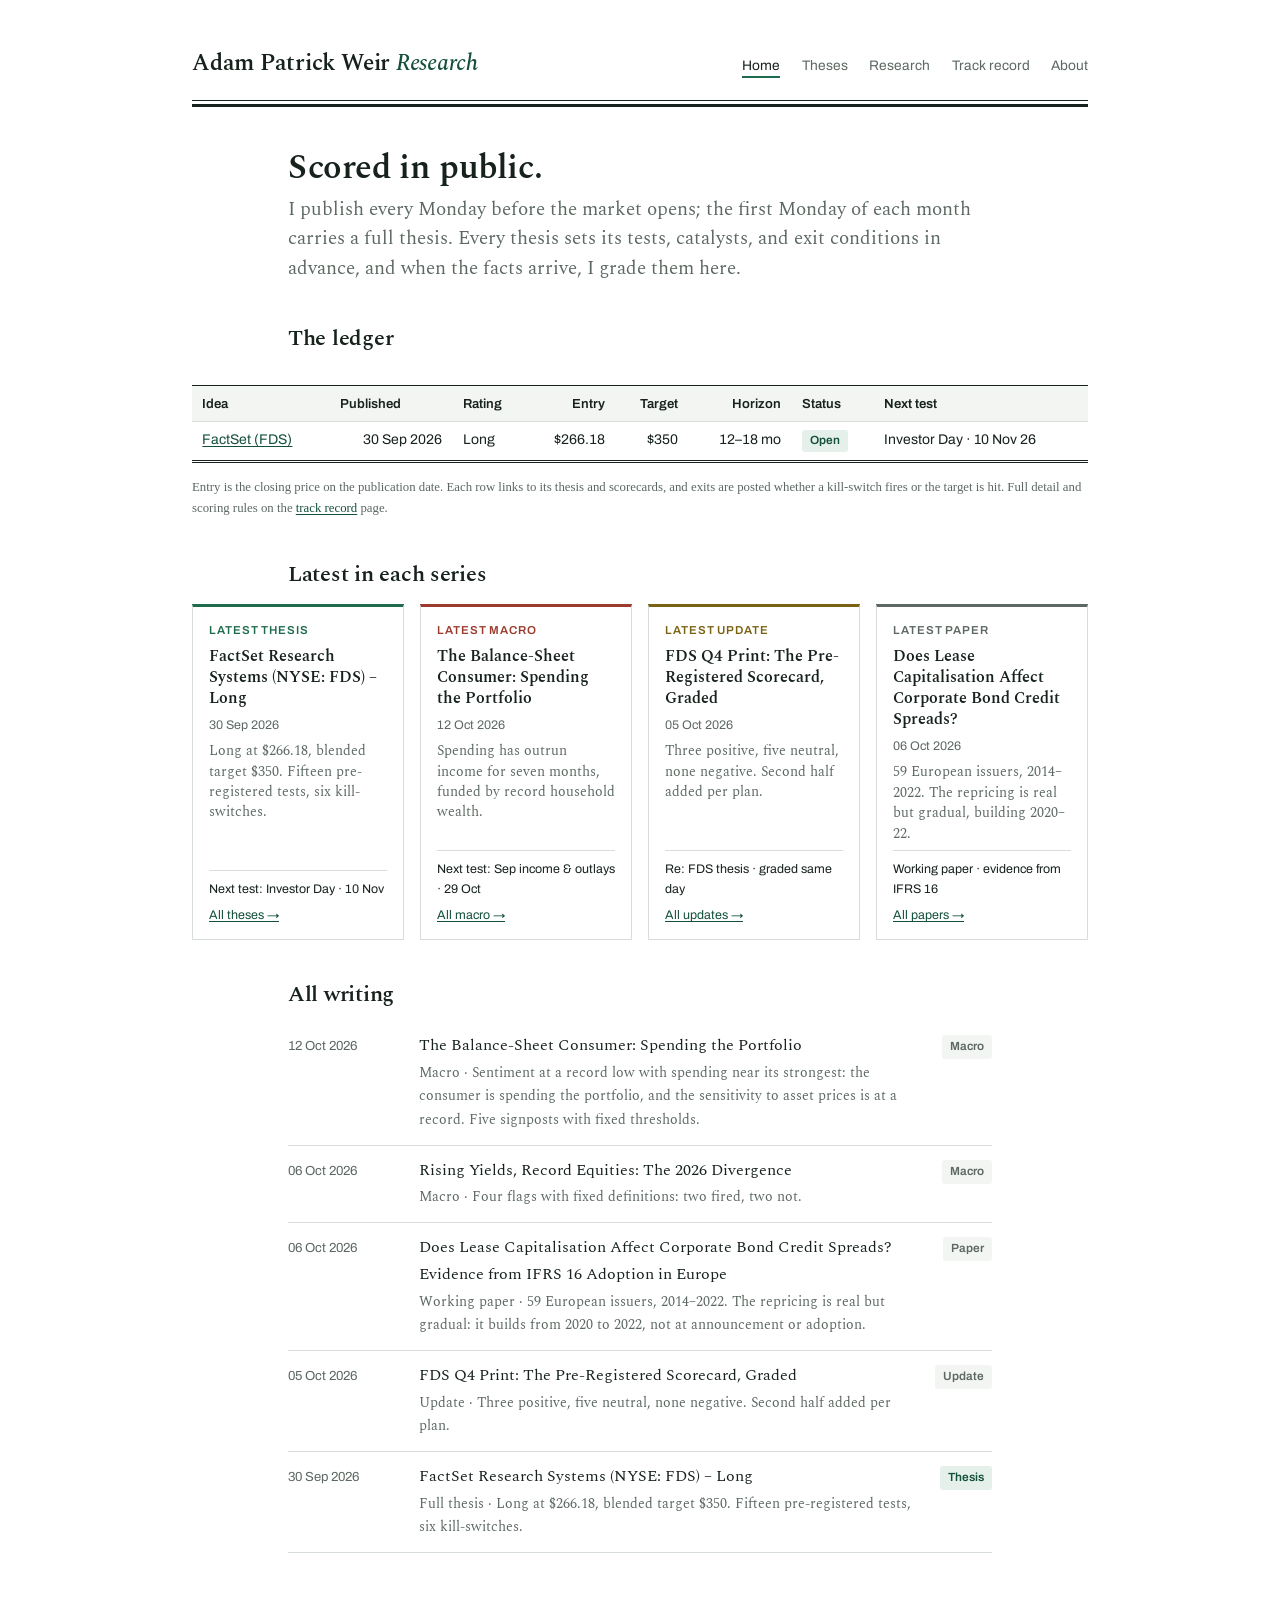
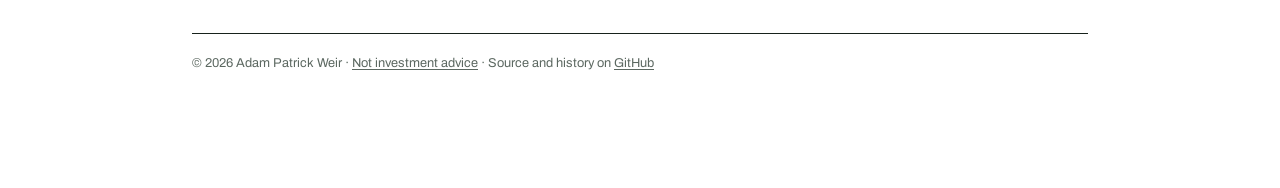
<file: index.html>
<!doctype html>
<html lang="en">
<head>
<meta charset="utf-8">
<meta name="viewport" content="width=device-width, initial-scale=1">
<title>Adam Patrick Weir Research</title>
<meta name="description" content="Equity pitches and macro research with pre-registered tests and exit conditions, scored in public.">
<link rel="icon" type="image/svg+xml" href="assets/favicon.svg">
<meta property="og:title" content="Adam Patrick Weir Research">
<meta property="og:description" content="Equity pitches and macro research with pre-registered tests and exit conditions, scored in public.">
<meta property="og:type" content="website">
<meta property="og:site_name" content="Adam Patrick Weir Research">
<meta property="og:image" content="https://adamweir4.github.io/research/assets/og-card.png">
<meta property="og:image:width" content="1200">
<meta property="og:image:height" content="630">
<meta name="twitter:card" content="summary_large_image">
<link rel="preconnect" href="https://fonts.googleapis.com">
<link rel="preconnect" href="https://fonts.gstatic.com" crossorigin>
<link href="https://fonts.googleapis.com/css2?family=Archivo:wght@400;600&family=Spectral:ital,wght@0,400;0,600;1,400;1,500&display=swap" rel="stylesheet">
<link rel="stylesheet" href="assets/style.css?v=20261012">
</head>
<body>
<div class="shell">

<header class="masthead">
  <div class="masthead-inner masthead-row" style="max-width: var(--col-wide);">
    <a class="wordmark" href="index.html">Adam Patrick Weir <em>Research</em></a>
    <nav class="site-nav" aria-label="Site">
      <a href="index.html" aria-current="page">Home</a>
      <a href="theses.html">Theses</a>
      <a href="research.html">Research</a>
      <a href="track-record.html">Track record</a>
      <a href="about.html">About</a>
    </nav>
  </div>
</header>

<main>
  <div class="prose">
    <h1>Scored in public.</h1>
    <p class="dek">I publish every Monday before the market opens; the first Monday of each month carries a full thesis. Every thesis sets its tests, catalysts, and exit conditions in advance, and when the facts arrive, I grade them here.</p>
  </div>

  <section class="wide" aria-labelledby="ledger-h">
    <h2 id="ledger-h" style="max-width: var(--col); margin-left:auto; margin-right:auto;">The ledger</h2>
    <div class="scroll">
      <table>
        <thead>
          <tr>
            <th>Idea</th>
            <th>Published</th>
            <th>Rating</th>
            <th class="num">Entry</th>
            <th class="num">Target</th>
            <th class="num">Horizon</th>
            <th>Status</th>
            <th>Next test</th>
          </tr>
        </thead>
        <tbody>
          <tr>
            <td><a href="pitches/fds-2026-10.html">FactSet (FDS)</a></td>
            <td class="num">30 Sep 2026</td>
            <td>Long</td>
            <td class="num">$266.18</td>
            <td class="num">$350</td>
            <td class="num">12–18&nbsp;mo</td>
            <td><span class="chip long">Open</span></td>
            <td>Investor Day · 10 Nov 26</td>
          </tr>
        </tbody>
      </table>
    </div>
    <p class="tablenote">Entry is the closing price on the publication date. Each row links to its thesis and scorecards, and exits are posted whether a kill-switch fires or the target is hit. Full detail and scoring rules on the <a href="track-record.html">track record</a> page.</p>
  </section>

  <section class="wide" aria-labelledby="series-h" style="margin-top:2.6rem;">
    <h2 id="series-h" style="max-width: var(--col); margin-left:auto; margin-right:auto;">Latest in each series</h2>
    <div class="series">
      <div class="scard" style="--sc:var(--c-thesis);">
        <span class="slabel">Latest thesis</span>
        <span class="stitle"><a href="pitches/fds-2026-10.html">FactSet Research Systems (NYSE: FDS) – Long</a></span>
        <span class="sdate">30 Sep 2026</span>
        <span class="sdek">Long at $266.18, blended target $350. Fifteen pre-registered tests, six kill-switches.</span>
        <span class="sfact">Next test: Investor Day &middot; 10 Nov</span>
        <span class="sall"><a href="theses.html">All theses &rarr;</a></span>
      </div>
      <div class="scard" style="--sc:var(--c-macro);">
        <span class="slabel">Latest macro</span>
        <span class="stitle"><a href="updates/balance-sheet-consumer.html">The Balance-Sheet Consumer: Spending the Portfolio</a></span>
        <span class="sdate">12 Oct 2026</span>
        <span class="sdek">Spending has outrun income for seven months, funded by record household wealth.</span>
        <span class="sfact">Next test: Sep income &amp; outlays &middot; 29 Oct</span>
        <span class="sall"><a href="research.html">All macro &rarr;</a></span>
      </div>
      <div class="scard" style="--sc:var(--c-update);">
        <span class="slabel">Latest update</span>
        <span class="stitle"><a href="updates/fds-q4-scorecard.html">FDS Q4 Print: The Pre-Registered Scorecard, Graded</a></span>
        <span class="sdate">05 Oct 2026</span>
        <span class="sdek">Three positive, five neutral, none negative. Second half added per plan.</span>
        <span class="sfact">Re: FDS thesis &middot; graded same day</span>
        <span class="sall"><a href="track-record.html">All updates &rarr;</a></span>
      </div>
      <div class="scard" style="--sc:var(--c-paper);">
        <span class="slabel">Latest paper</span>
        <span class="stitle"><a href="research/ifrs16-credit-spreads.html">Does Lease Capitalisation Affect Corporate Bond Credit Spreads?</a></span>
        <span class="sdate">06 Oct 2026</span>
        <span class="sdek">59 European issuers, 2014&ndash;2022. The repricing is real but gradual, building 2020&ndash;22.</span>
        <span class="sfact">Working paper &middot; evidence from IFRS 16</span>
        <span class="sall"><a href="research.html">All papers &rarr;</a></span>
      </div>
    </div>
  </section>

  <section class="prose" aria-labelledby="latest-h">
    <h2 id="latest-h">All writing</h2>
    <ul class="entries">
      <li>
        <span class="date">12 Oct 2026</span>
        <span class="title">
          <a href="updates/balance-sheet-consumer.html">The Balance-Sheet Consumer: Spending the Portfolio</a>
          <span class="dek-inline">Macro · Sentiment at a record low with spending near its strongest: the consumer is spending the portfolio, and the sensitivity to asset prices is at a record. Five signposts with fixed thresholds.</span>
        </span>
        <span class="chip note">Macro</span>
      </li>
      <li>
        <span class="date">06 Oct 2026</span>
        <span class="title">
          <a href="updates/divergence-2026.html">Rising Yields, Record Equities: The 2026 Divergence</a>
          <span class="dek-inline">Macro · Four flags with fixed definitions: two fired, two not.</span>
        </span>
        <span class="chip note">Macro</span>
      </li>
      <li>
        <span class="date">06 Oct 2026</span>
        <span class="title">
          <a href="research/ifrs16-credit-spreads.html">Does Lease Capitalisation Affect Corporate Bond Credit Spreads? Evidence from IFRS 16 Adoption in Europe</a>
          <span class="dek-inline">Working paper · 59 European issuers, 2014–2022. The repricing is real but gradual: it builds from 2020 to 2022, not at announcement or adoption.</span>
        </span>
        <span class="chip note">Paper</span>
      </li>
      <li>
        <span class="date">05 Oct 2026</span>
        <span class="title">
          <a href="updates/fds-q4-scorecard.html">FDS Q4 Print: The Pre-Registered Scorecard, Graded</a>
          <span class="dek-inline">Update · Three positive, five neutral, none negative. Second half added per plan.</span>
        </span>
        <span class="chip note">Update</span>
      </li>
      <li>
        <span class="date">30 Sep 2026</span>
        <span class="title">
          <a href="pitches/fds-2026-10.html">FactSet Research Systems (NYSE: FDS) – Long</a>
          <span class="dek-inline">Full thesis · Long at $266.18, blended target $350. Fifteen pre-registered tests, six kill-switches.</span>
        </span>
        <span class="chip long">Thesis</span>
      </li>
    </ul>
  </section>
</main>

<footer class="site-foot">
  <div class="foot-inner" style="max-width: var(--col-wide);">
    <p>© 2026 Adam Patrick Weir · <a href="about.html#disclaimer">Not investment advice</a> · Source and history on <a href="https://github.com/Adamweir4/research">GitHub</a></p>
  </div>
</footer>

</div>
</body>
</html>
</file>
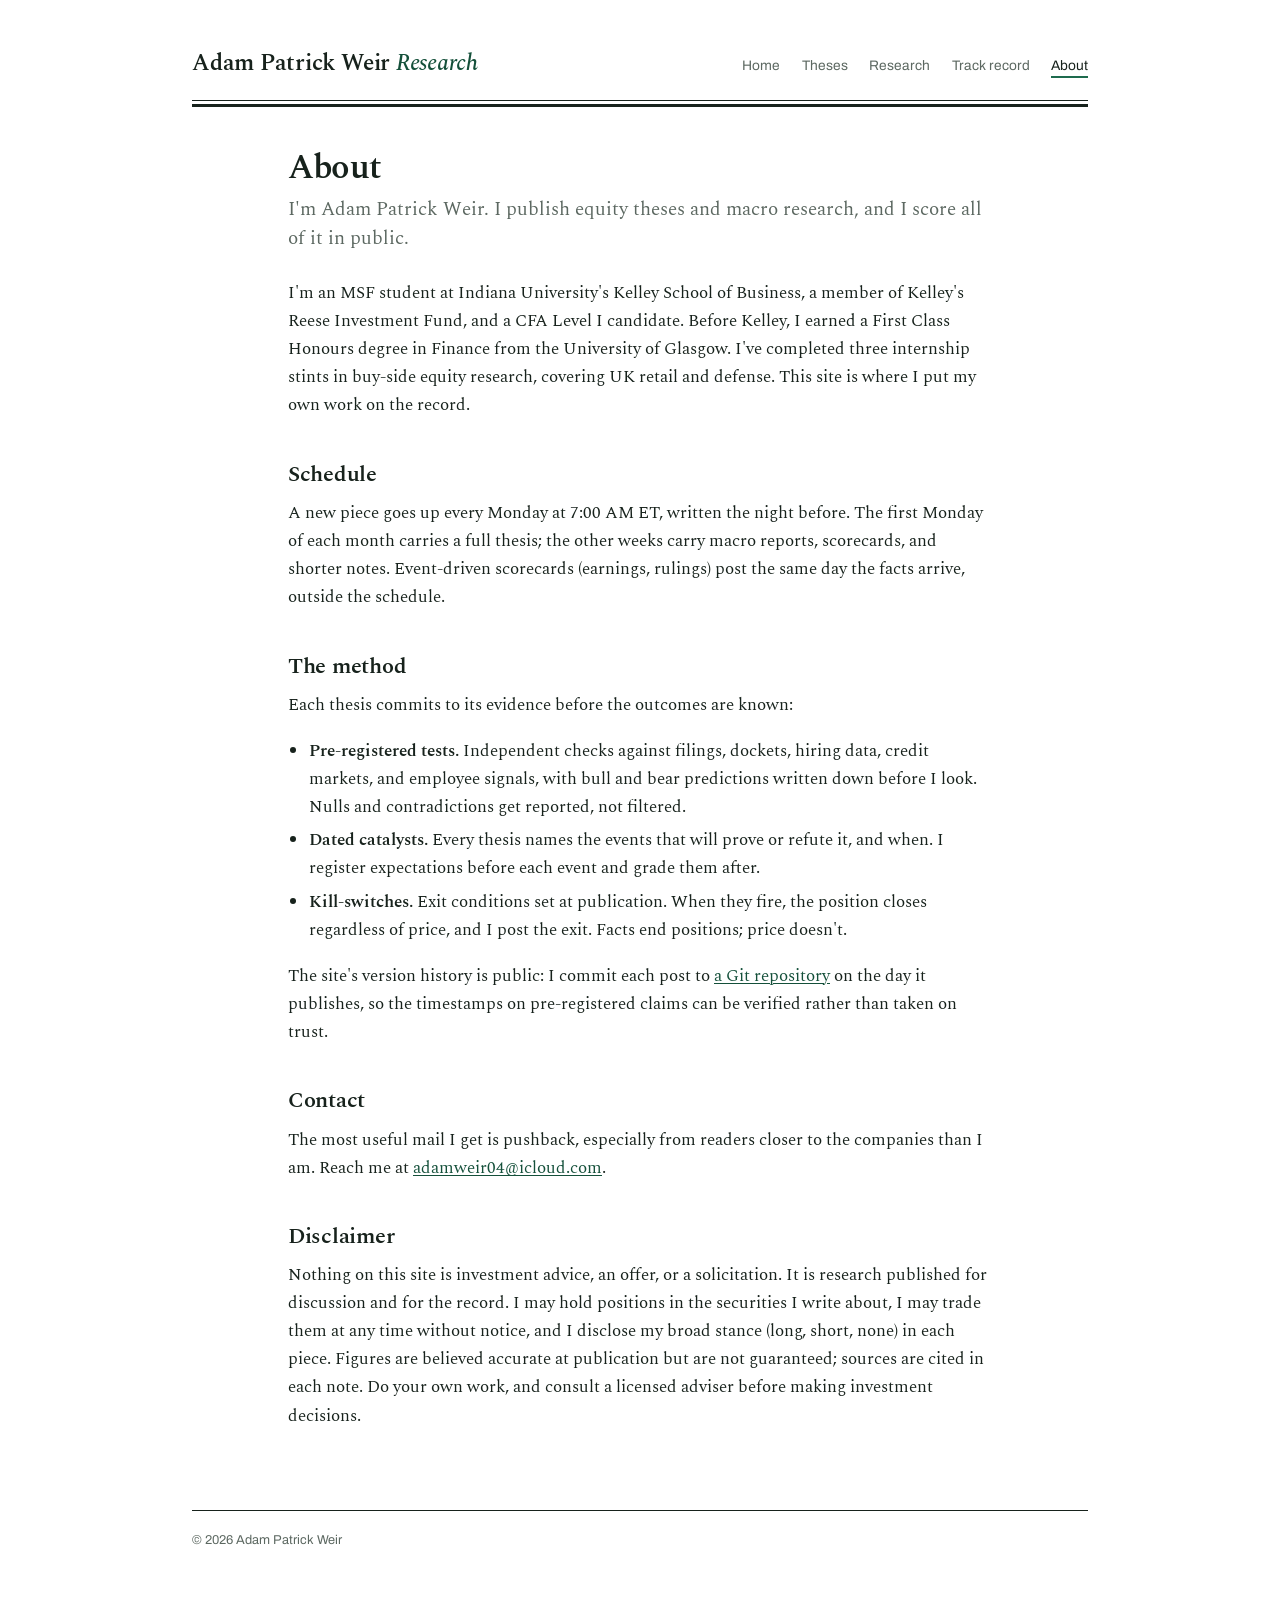
<file: about.html>
<!doctype html>
<html lang="en">
<head>
<meta charset="utf-8">
<meta name="viewport" content="width=device-width, initial-scale=1">
<title>About · Adam Patrick Weir Research</title>
<meta name="description" content="Who writes this, how the scoring works, and the disclaimer.">
<link rel="icon" type="image/svg+xml" href="assets/favicon.svg">
<meta property="og:title" content="About · Adam Patrick Weir Research">
<meta property="og:description" content="Who writes this, how the scoring works, and the disclaimer.">
<meta property="og:type" content="website">
<meta property="og:site_name" content="Adam Patrick Weir Research">
<meta property="og:image" content="https://adamweir4.github.io/research/assets/og-card.png">
<meta property="og:image:width" content="1200">
<meta property="og:image:height" content="630">
<meta name="twitter:card" content="summary_large_image">
<link rel="preconnect" href="https://fonts.googleapis.com">
<link rel="preconnect" href="https://fonts.gstatic.com" crossorigin>
<link href="https://fonts.googleapis.com/css2?family=Archivo:wght@400;600&family=Spectral:ital,wght@0,400;0,600;1,400;1,500&display=swap" rel="stylesheet">
<link rel="stylesheet" href="assets/style.css?v=20261012">
</head>
<body>
<div class="shell">

<header class="masthead">
  <div class="masthead-inner masthead-row" style="max-width: var(--col-wide);">
    <a class="wordmark" href="index.html">Adam Patrick Weir <em>Research</em></a>
    <nav class="site-nav" aria-label="Site">
      <a href="index.html">Home</a>
      <a href="theses.html">Theses</a>
      <a href="research.html">Research</a>
      <a href="track-record.html">Track record</a>
      <a href="about.html" aria-current="page">About</a>
    </nav>
  </div>
</header>

<main>
  <div class="prose">
    <h1>About</h1>
    <p class="dek">I'm Adam Patrick Weir. I publish equity theses and macro research, and I score all of it in public.</p>

    <p>I'm an MSF student at Indiana University's Kelley School of Business, a member of Kelley's Reese Investment Fund, and a CFA Level I candidate. Before Kelley, I earned a First Class Honours degree in Finance from the University of Glasgow. I've completed three internship stints in buy-side equity research, covering UK retail and defense. This site is where I put my own work on the record.</p>

    <h2>Schedule</h2>
    <p>A new piece goes up every Monday at 7:00 AM ET, written the night before. The first Monday of each month carries a full thesis; the other weeks carry macro reports, scorecards, and shorter notes. Event-driven scorecards (earnings, rulings) post the same day the facts arrive, outside the schedule.</p>

    <h2>The method</h2>
    <p>Each thesis commits to its evidence before the outcomes are known:</p>
    <ul>
      <li><strong>Pre-registered tests.</strong> Independent checks against filings, dockets, hiring data, credit markets, and employee signals, with bull and bear predictions written down before I look. Nulls and contradictions get reported, not filtered.</li>
      <li><strong>Dated catalysts.</strong> Every thesis names the events that will prove or refute it, and when. I register expectations before each event and grade them after.</li>
      <li><strong>Kill-switches.</strong> Exit conditions set at publication. When they fire, the position closes regardless of price, and I post the exit. Facts end positions; price doesn't.</li>
    </ul>
    <p>The site's version history is public: I commit each post to <a href="https://github.com/Adamweir4/research">a Git repository</a> on the day it publishes, so the timestamps on pre-registered claims can be verified rather than taken on trust.</p>

    <h2>Contact</h2>
    <p>The most useful mail I get is pushback, especially from readers closer to the companies than I am. Reach me at <a href="mailto:adamweir04@icloud.com">adamweir04@icloud.com</a>.</p>

    <h2 id="disclaimer">Disclaimer</h2>
    <p>Nothing on this site is investment advice, an offer, or a solicitation. It is research published for discussion and for the record. I may hold positions in the securities I write about, I may trade them at any time without notice, and I disclose my broad stance (long, short, none) in each piece. Figures are believed accurate at publication but are not guaranteed; sources are cited in each note. Do your own work, and consult a licensed adviser before making investment decisions.</p>
  </div>
</main>

<footer class="site-foot">
  <div class="foot-inner" style="max-width: var(--col-wide);">
    <p>© 2026 Adam Patrick Weir</p>
  </div>
</footer>

</div>
</body>
</html>
</file>
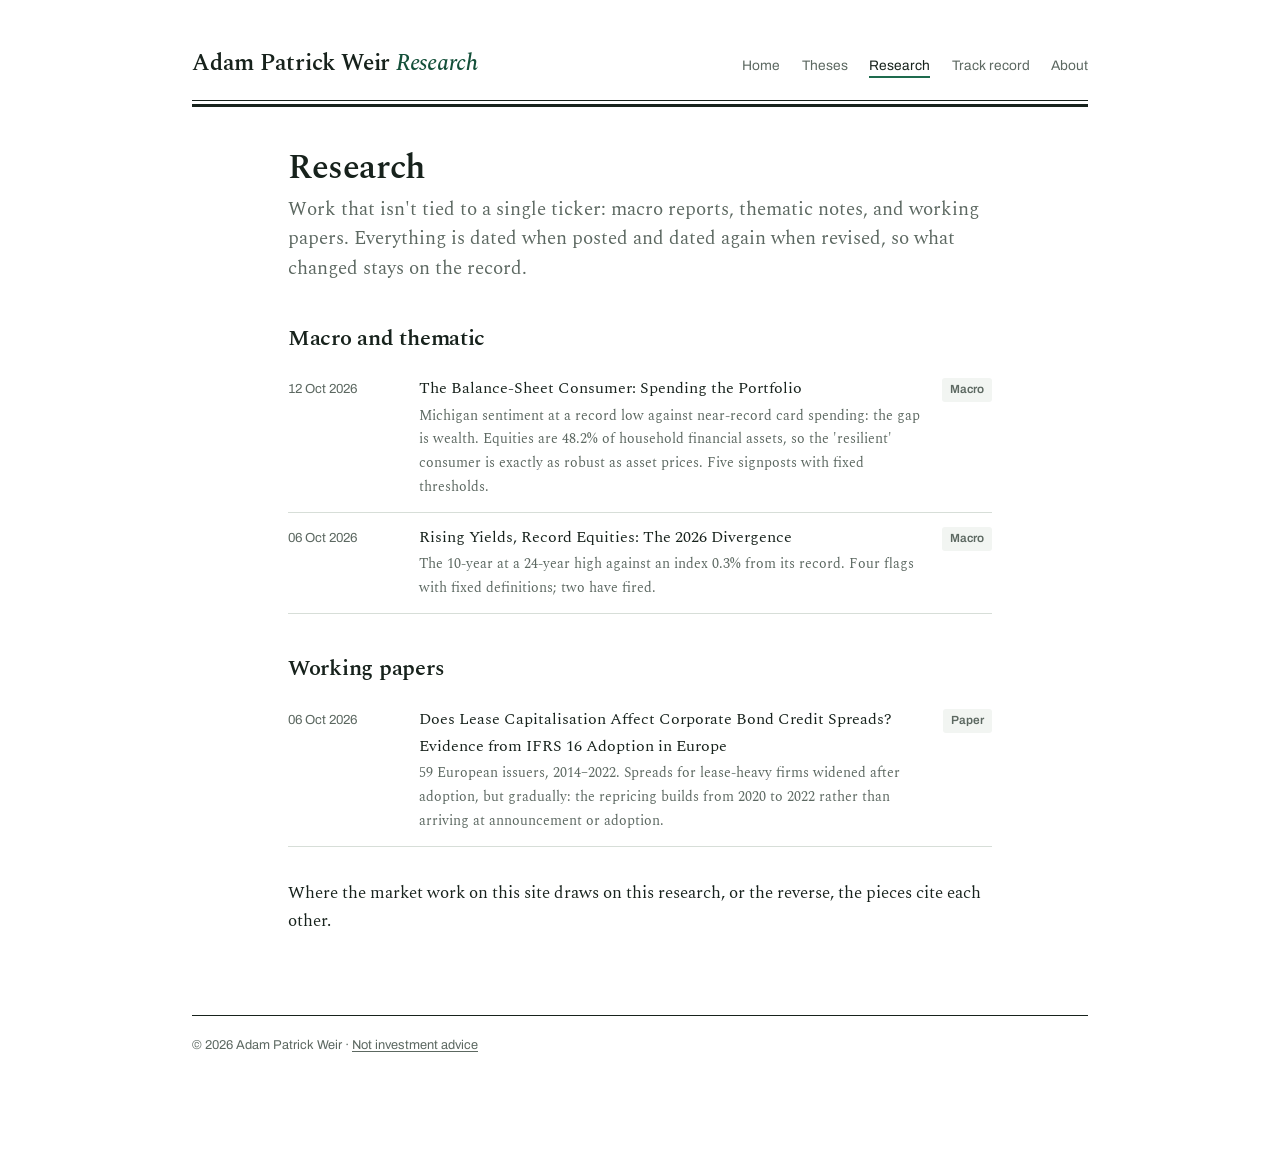
<file: research.html>
<!doctype html>
<html lang="en">
<head>
<meta charset="utf-8">
<meta name="viewport" content="width=device-width, initial-scale=1">
<title>Research · Adam Patrick Weir Research</title>
<meta name="description" content="Macro reports, thematic notes, and working papers.">
<link rel="icon" type="image/svg+xml" href="assets/favicon.svg">
<meta property="og:title" content="Research · Adam Patrick Weir Research">
<meta property="og:description" content="Macro reports, thematic notes, and working papers.">
<meta property="og:type" content="website">
<meta property="og:site_name" content="Adam Patrick Weir Research">
<meta property="og:image" content="https://adamweir4.github.io/research/assets/og-card.png">
<meta property="og:image:width" content="1200">
<meta property="og:image:height" content="630">
<meta name="twitter:card" content="summary_large_image">
<link rel="preconnect" href="https://fonts.googleapis.com">
<link rel="preconnect" href="https://fonts.gstatic.com" crossorigin>
<link href="https://fonts.googleapis.com/css2?family=Archivo:wght@400;600&family=Spectral:ital,wght@0,400;0,600;1,400;1,500&display=swap" rel="stylesheet">
<link rel="stylesheet" href="assets/style.css?v=20261012">
</head>
<body>
<div class="shell">

<header class="masthead">
  <div class="masthead-inner masthead-row" style="max-width: var(--col-wide);">
    <a class="wordmark" href="index.html">Adam Patrick Weir <em>Research</em></a>
    <nav class="site-nav" aria-label="Site">
      <a href="index.html">Home</a>
      <a href="theses.html">Theses</a>
      <a href="research.html" aria-current="page">Research</a>
      <a href="track-record.html">Track record</a>
      <a href="about.html">About</a>
    </nav>
  </div>
</header>

<main>
  <div class="prose">
    <h1>Research</h1>
    <p class="dek">Work that isn't tied to a single ticker: macro reports, thematic notes, and working papers. Everything is dated when posted and dated again when revised, so what changed stays on the record.</p>

    <h2>Macro and thematic</h2>
    <ul class="entries">
      <li>
        <span class="date">12 Oct 2026</span>
        <span class="title">
          <a href="updates/balance-sheet-consumer.html">The Balance-Sheet Consumer: Spending the Portfolio</a>
          <span class="dek-inline">Michigan sentiment at a record low against near-record card spending: the gap is wealth. Equities are 48.2% of household financial assets, so the 'resilient' consumer is exactly as robust as asset prices. Five signposts with fixed thresholds.</span>
        </span>
        <span class="chip note">Macro</span>
      </li>
      <li>
        <span class="date">06 Oct 2026</span>
        <span class="title">
          <a href="updates/divergence-2026.html">Rising Yields, Record Equities: The 2026 Divergence</a>
          <span class="dek-inline">The 10-year at a 24-year high against an index 0.3% from its record. Four flags with fixed definitions; two have fired.</span>
        </span>
        <span class="chip note">Macro</span>
      </li>
    </ul>

    <h2>Working papers</h2>
    <ul class="entries">
      <li>
        <span class="date">06 Oct 2026</span>
        <span class="title">
          <a href="research/ifrs16-credit-spreads.html">Does Lease Capitalisation Affect Corporate Bond Credit Spreads? Evidence from IFRS 16 Adoption in Europe</a>
          <span class="dek-inline">59 European issuers, 2014–2022. Spreads for lease-heavy firms widened after adoption, but gradually: the repricing builds from 2020 to 2022 rather than arriving at announcement or adoption.</span>
        </span>
        <span class="chip note">Paper</span>
      </li>
    </ul>

    <p style="margin-top: 2rem;">Where the market work on this site draws on this research, or the reverse, the pieces cite each other.</p>
  </div>
</main>

<footer class="site-foot">
  <div class="foot-inner" style="max-width: var(--col-wide);">
    <p>© 2026 Adam Patrick Weir · <a href="about.html#disclaimer">Not investment advice</a></p>
  </div>
</footer>

</div>
</body>
</html>
</file>
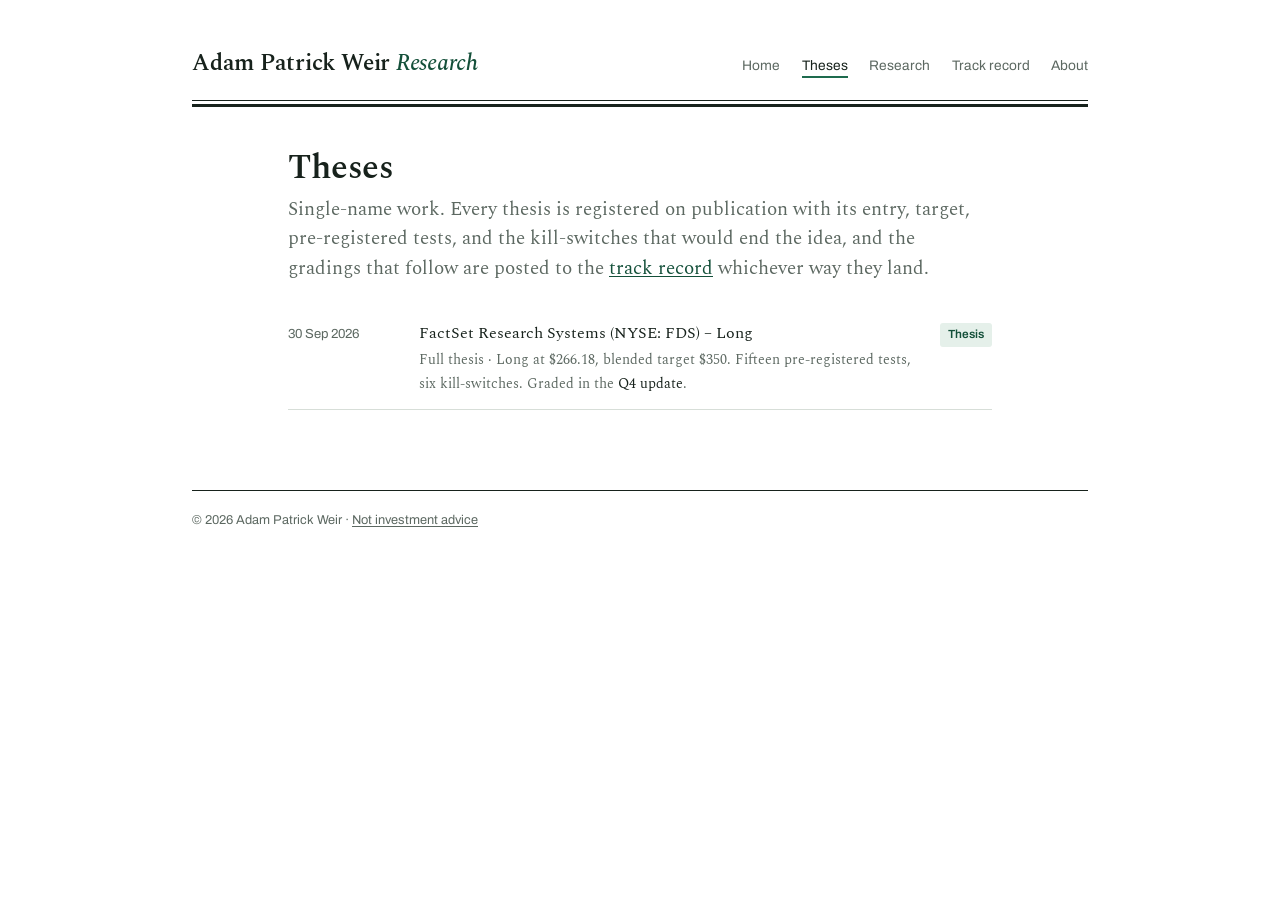
<file: theses.html>
<!doctype html>
<html lang="en">
<head>
<meta charset="utf-8">
<meta name="viewport" content="width=device-width, initial-scale=1">
<title>Theses · Adam Patrick Weir Research</title>
<meta name="description" content="Single-name theses, each registered in advance with pre-registered tests and kill-switches.">
<link rel="icon" type="image/svg+xml" href="assets/favicon.svg">
<meta property="og:title" content="Theses · Adam Patrick Weir Research">
<meta property="og:description" content="Single-name theses, each registered in advance with pre-registered tests and kill-switches.">
<meta property="og:type" content="website">
<meta property="og:site_name" content="Adam Patrick Weir Research">
<meta property="og:image" content="https://adamweir4.github.io/research/assets/og-card.png">
<meta property="og:image:width" content="1200">
<meta property="og:image:height" content="630">
<meta name="twitter:card" content="summary_large_image">
<link rel="preconnect" href="https://fonts.googleapis.com">
<link rel="preconnect" href="https://fonts.gstatic.com" crossorigin>
<link href="https://fonts.googleapis.com/css2?family=Archivo:wght@400;600&family=Spectral:ital,wght@0,400;0,600;1,400;1,500&display=swap" rel="stylesheet">
<link rel="stylesheet" href="assets/style.css?v=20261012">
</head>
<body>
<div class="shell">

<header class="masthead">
  <div class="masthead-inner masthead-row" style="max-width: var(--col-wide);">
    <a class="wordmark" href="index.html">Adam Patrick Weir <em>Research</em></a>
    <nav class="site-nav" aria-label="Site">
      <a href="index.html">Home</a>
      <a href="theses.html" aria-current="page">Theses</a>
      <a href="research.html">Research</a>
      <a href="track-record.html">Track record</a>
      <a href="about.html">About</a>
    </nav>
  </div>
</header>

<main>
  <div class="prose">
    <h1>Theses</h1>
    <p class="dek">Single-name work. Every thesis is registered on publication with its entry, target, pre-registered tests, and the kill-switches that would end the idea, and the gradings that follow are posted to the <a href="track-record.html">track record</a> whichever way they land.</p>

    <ul class="entries">
      <li>
        <span class="date">30 Sep 2026</span>
        <span class="title">
          <a href="pitches/fds-2026-10.html">FactSet Research Systems (NYSE: FDS) – Long</a>
          <span class="dek-inline">Full thesis · Long at $266.18, blended target $350. Fifteen pre-registered tests, six kill-switches. Graded in the <a href="updates/fds-q4-scorecard.html">Q4 update</a>.</span>
        </span>
        <span class="chip long">Thesis</span>
      </li>
    </ul>
  </div>
</main>

<footer class="site-foot">
  <div class="foot-inner" style="max-width: var(--col-wide);">
    <p>© 2026 Adam Patrick Weir · <a href="about.html#disclaimer">Not investment advice</a></p>
  </div>
</footer>

</div>
</body>
</html>
</file>
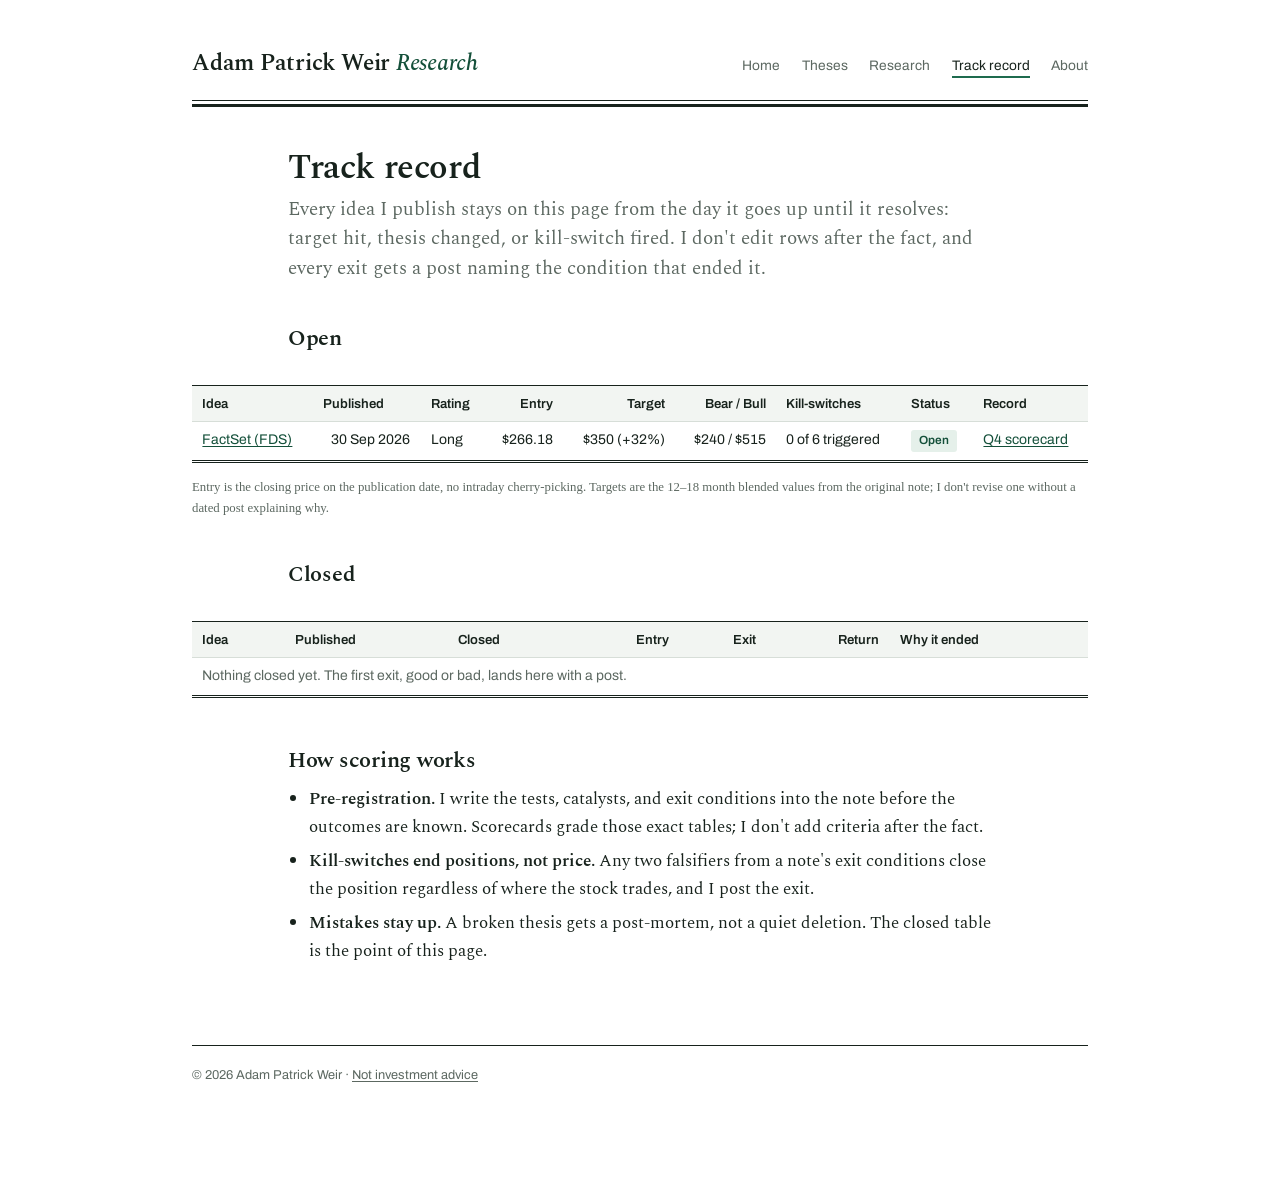
<file: track-record.html>
<!doctype html>
<html lang="en">
<head>
<meta charset="utf-8">
<meta name="viewport" content="width=device-width, initial-scale=1">
<title>Track record · Adam Patrick Weir Research</title>
<meta name="description" content="Every published idea: entry, target, status, outcome. Nothing silently disappears.">
<link rel="icon" type="image/svg+xml" href="assets/favicon.svg">
<meta property="og:title" content="Track record · Adam Patrick Weir Research">
<meta property="og:description" content="Every published idea: entry, target, status, outcome. Nothing silently disappears.">
<meta property="og:type" content="website">
<meta property="og:site_name" content="Adam Patrick Weir Research">
<meta property="og:image" content="https://adamweir4.github.io/research/assets/og-card.png">
<meta property="og:image:width" content="1200">
<meta property="og:image:height" content="630">
<meta name="twitter:card" content="summary_large_image">
<link rel="preconnect" href="https://fonts.googleapis.com">
<link rel="preconnect" href="https://fonts.gstatic.com" crossorigin>
<link href="https://fonts.googleapis.com/css2?family=Archivo:wght@400;600&family=Spectral:ital,wght@0,400;0,600;1,400;1,500&display=swap" rel="stylesheet">
<link rel="stylesheet" href="assets/style.css?v=20261012">
</head>
<body>
<div class="shell">

<header class="masthead">
  <div class="masthead-inner masthead-row" style="max-width: var(--col-wide);">
    <a class="wordmark" href="index.html">Adam Patrick Weir <em>Research</em></a>
    <nav class="site-nav" aria-label="Site">
      <a href="index.html">Home</a>
      <a href="theses.html">Theses</a>
      <a href="research.html">Research</a>
      <a href="track-record.html" aria-current="page">Track record</a>
      <a href="about.html">About</a>
    </nav>
  </div>
</header>

<main>
  <div class="prose">
    <h1>Track record</h1>
    <p class="dek">Every idea I publish stays on this page from the day it goes up until it resolves: target hit, thesis changed, or kill-switch fired. I don't edit rows after the fact, and every exit gets a post naming the condition that ended it.</p>
  </div>

  <section class="wide">
    <h2 style="max-width: var(--col); margin-left:auto; margin-right:auto;">Open</h2>
    <div class="scroll">
      <table>
        <thead>
          <tr>
            <th>Idea</th>
            <th>Published</th>
            <th>Rating</th>
            <th class="num">Entry</th>
            <th class="num">Target</th>
            <th class="num">Bear / Bull</th>
            <th>Kill-switches</th>
            <th>Status</th>
            <th>Record</th>
          </tr>
        </thead>
        <tbody>
          <tr>
            <td><a href="pitches/fds-2026-10.html">FactSet (FDS)</a></td>
            <td class="num">30 Sep 2026</td>
            <td>Long</td>
            <td class="num">$266.18</td>
            <td class="num">$350 (+32%)</td>
            <td class="num">$240 / $515</td>
            <td>0 of 6 triggered</td>
            <td><span class="chip long">Open</span></td>
            <td><a href="updates/fds-q4-scorecard.html">Q4 scorecard</a></td>
          </tr>
        </tbody>
      </table>
    </div>
    <p class="tablenote">Entry is the closing price on the publication date, no intraday cherry-picking. Targets are the 12–18&nbsp;month blended values from the original note; I don't revise one without a dated post explaining why.</p>

    <h2 style="max-width: var(--col); margin-left:auto; margin-right:auto;">Closed</h2>
    <div class="scroll">
      <table>
        <thead>
          <tr><th>Idea</th><th>Published</th><th>Closed</th><th class="num">Entry</th><th class="num">Exit</th><th class="num">Return</th><th>Why it ended</th></tr>
        </thead>
        <tbody>
          <tr>
            <td colspan="7" style="color: var(--ink-soft);">Nothing closed yet. The first exit, good or bad, lands here with a post.</td>
          </tr>
        </tbody>
      </table>
    </div>
  </section>

  <div class="prose">
    <h2>How scoring works</h2>
    <ul>
      <li><strong>Pre-registration.</strong> I write the tests, catalysts, and exit conditions into the note before the outcomes are known. Scorecards grade those exact tables; I don't add criteria after the fact.</li>
      <li><strong>Kill-switches end positions, not price.</strong> Any two falsifiers from a note's exit conditions close the position regardless of where the stock trades, and I post the exit.</li>
      <li><strong>Mistakes stay up.</strong> A broken thesis gets a post-mortem, not a quiet deletion. The closed table is the point of this page.</li>
    </ul>
  </div>
</main>

<footer class="site-foot">
  <div class="foot-inner" style="max-width: var(--col-wide);">
    <p>© 2026 Adam Patrick Weir · <a href="about.html#disclaimer">Not investment advice</a></p>
  </div>
</footer>

</div>
</body>
</html>
</file>
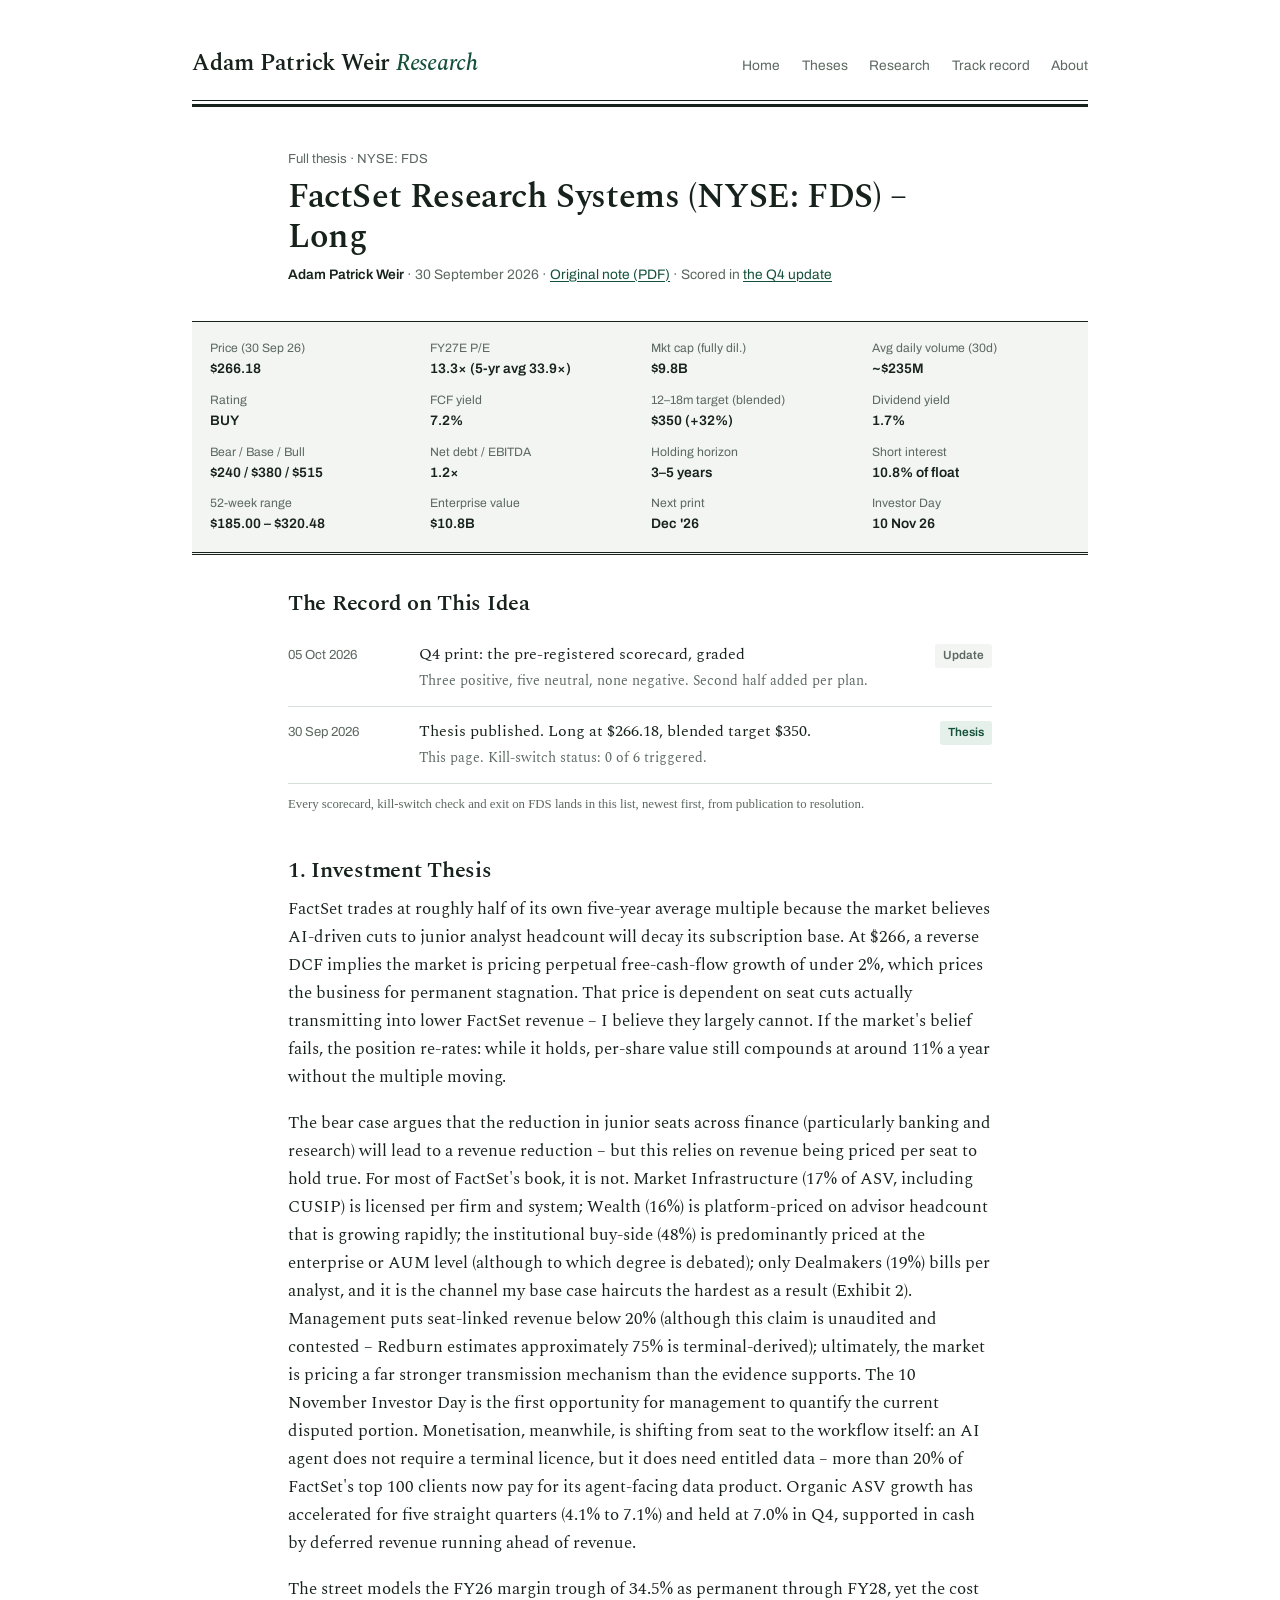
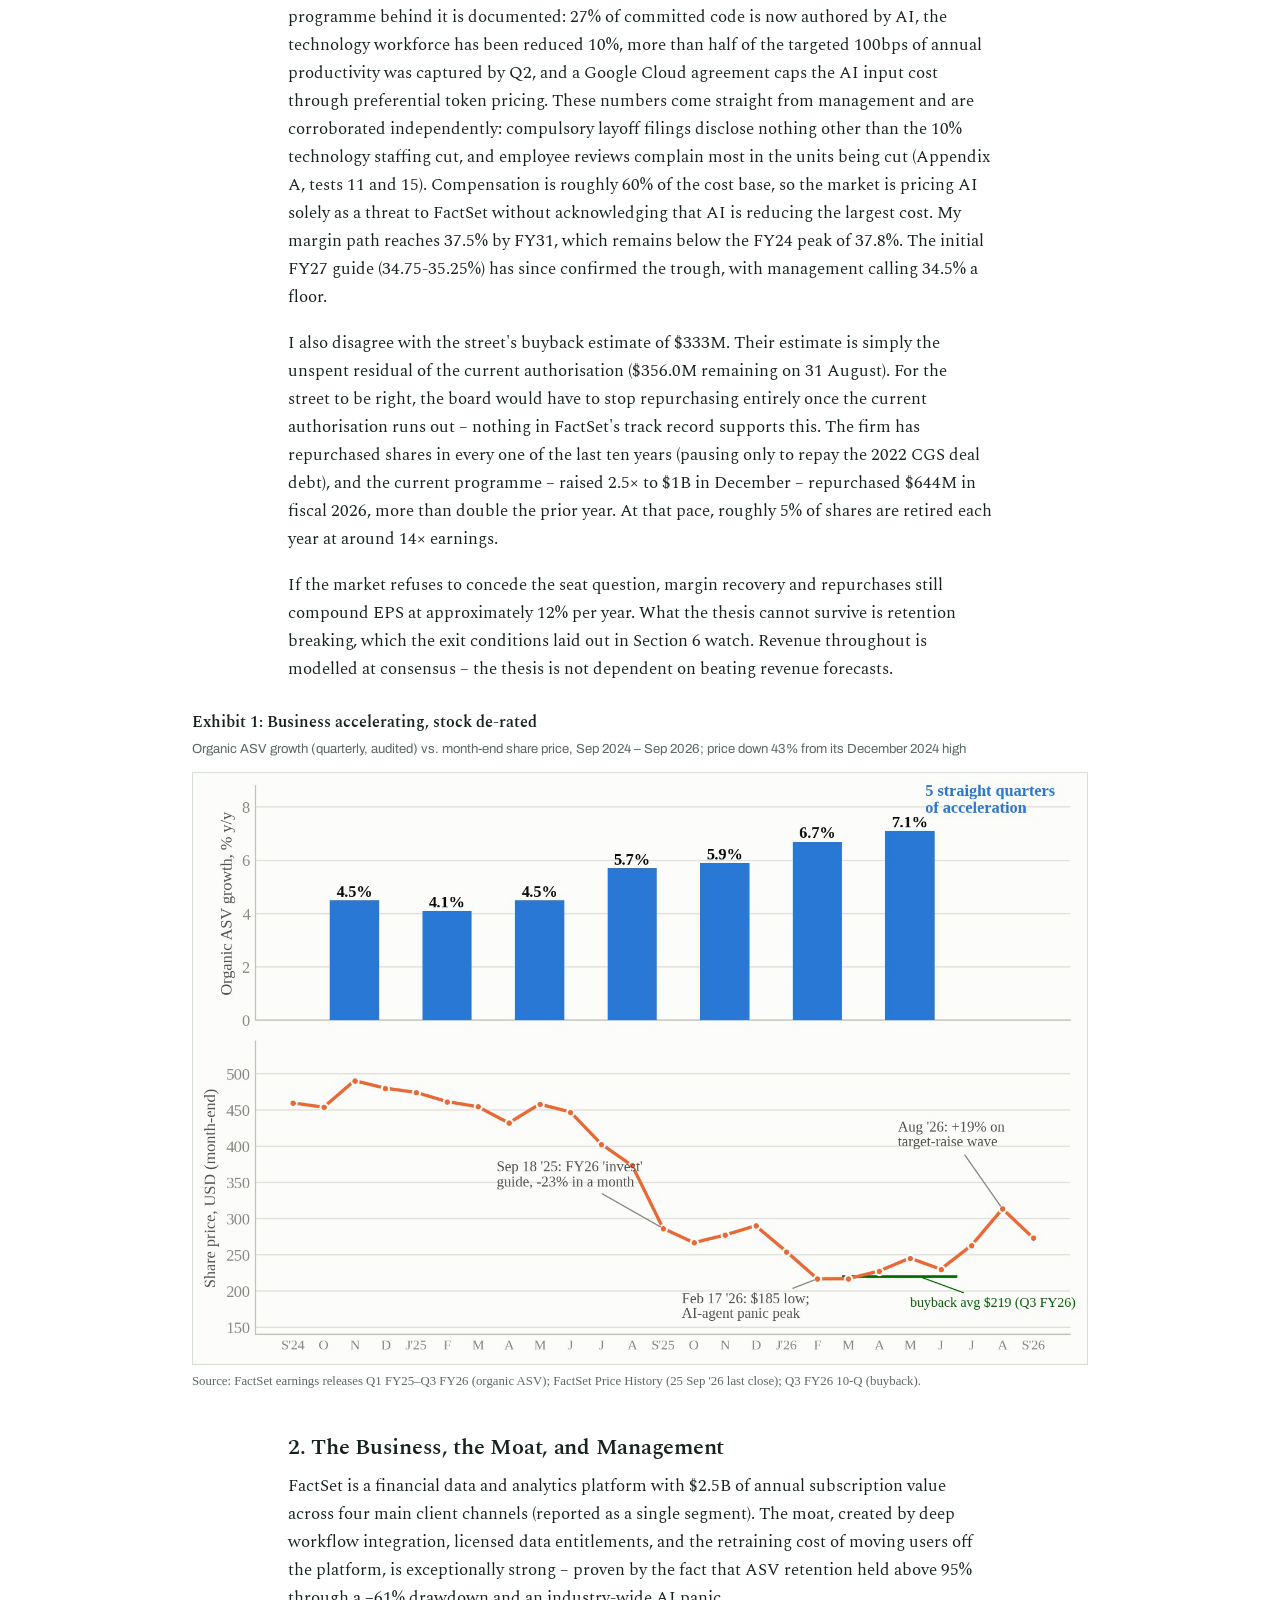
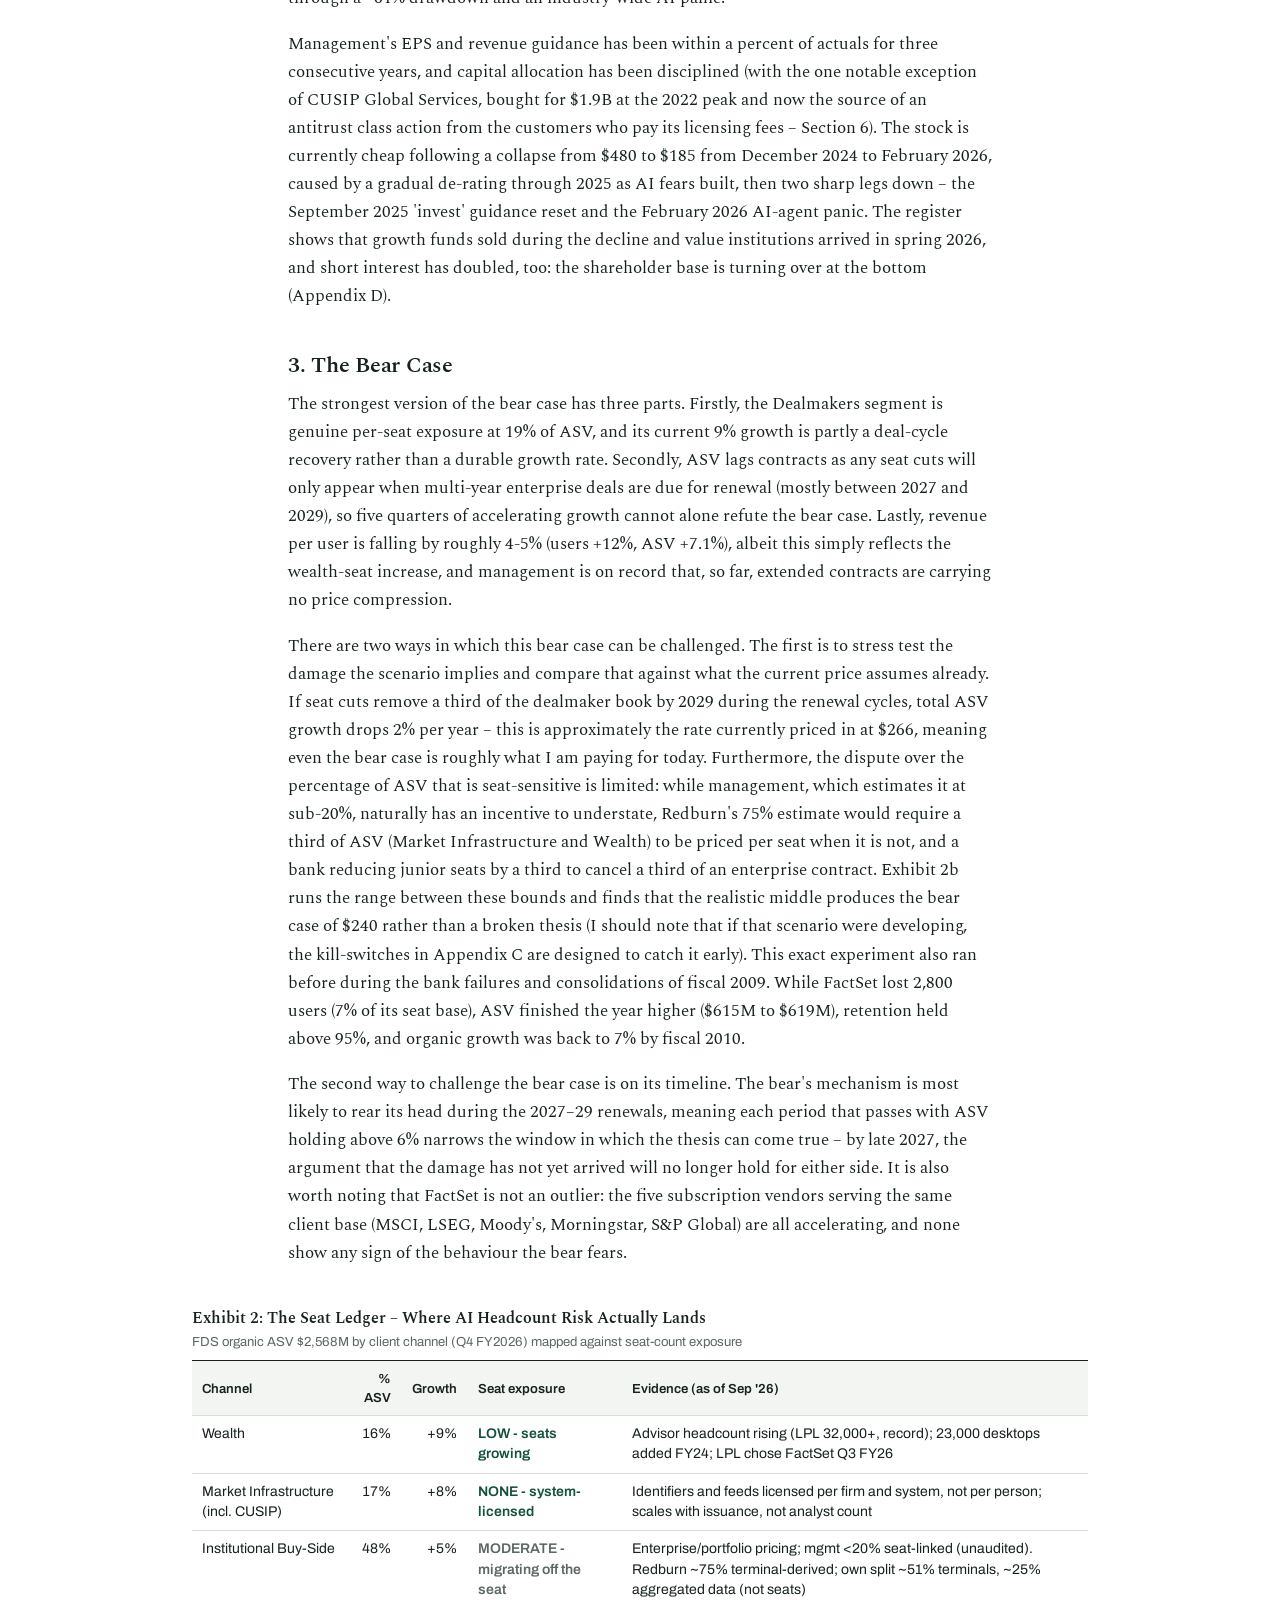
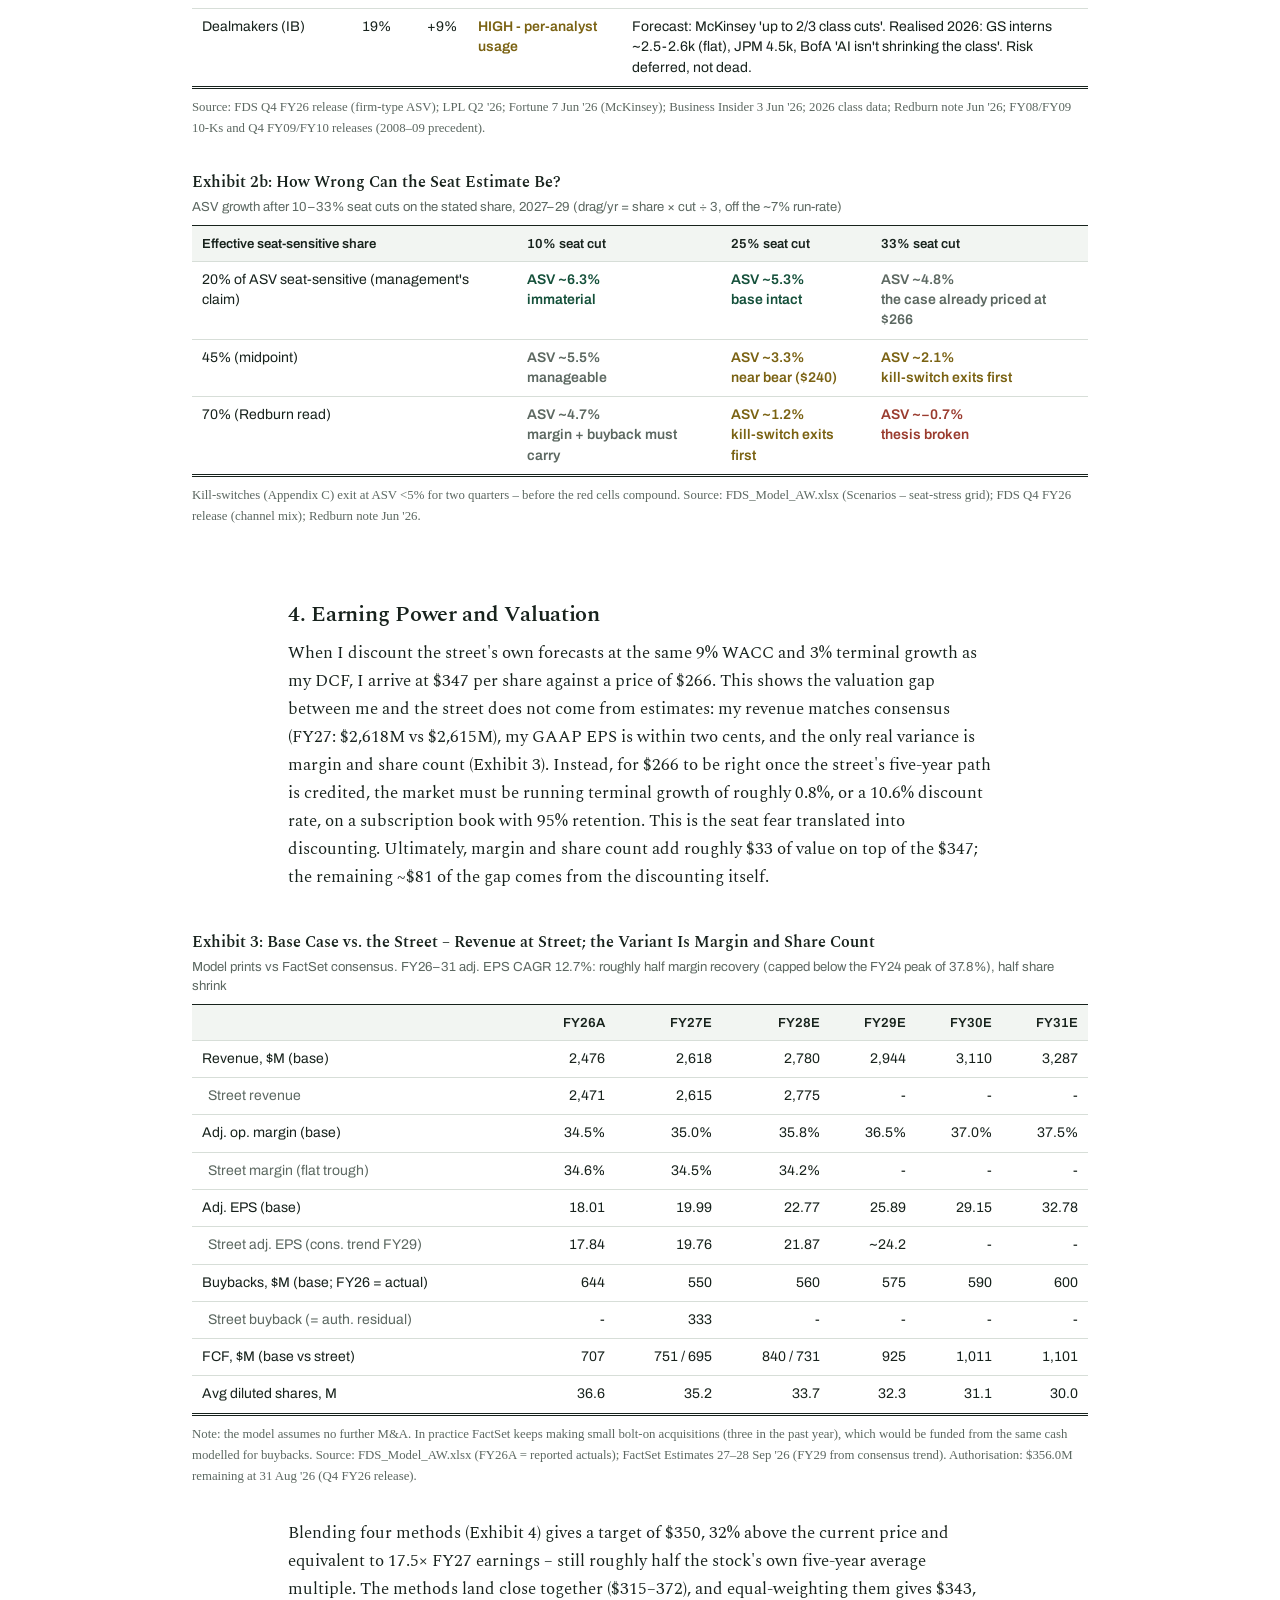
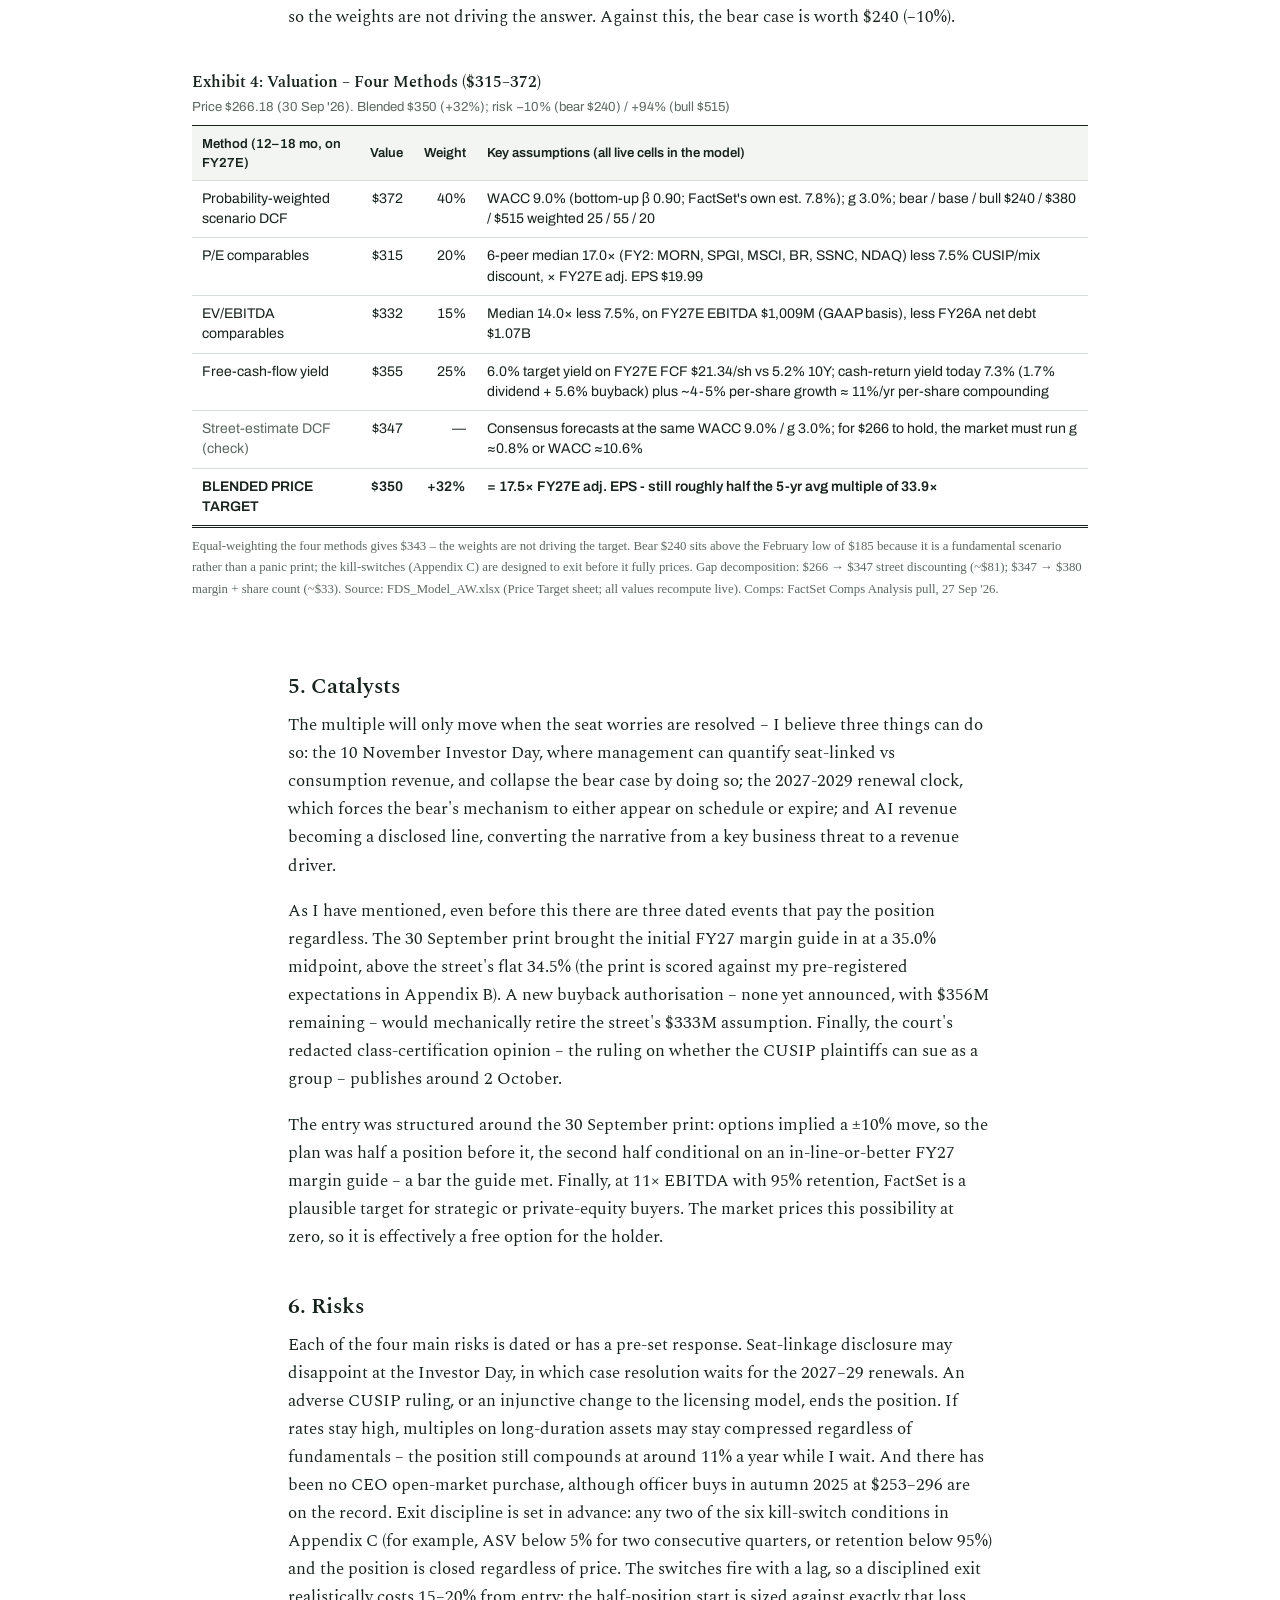
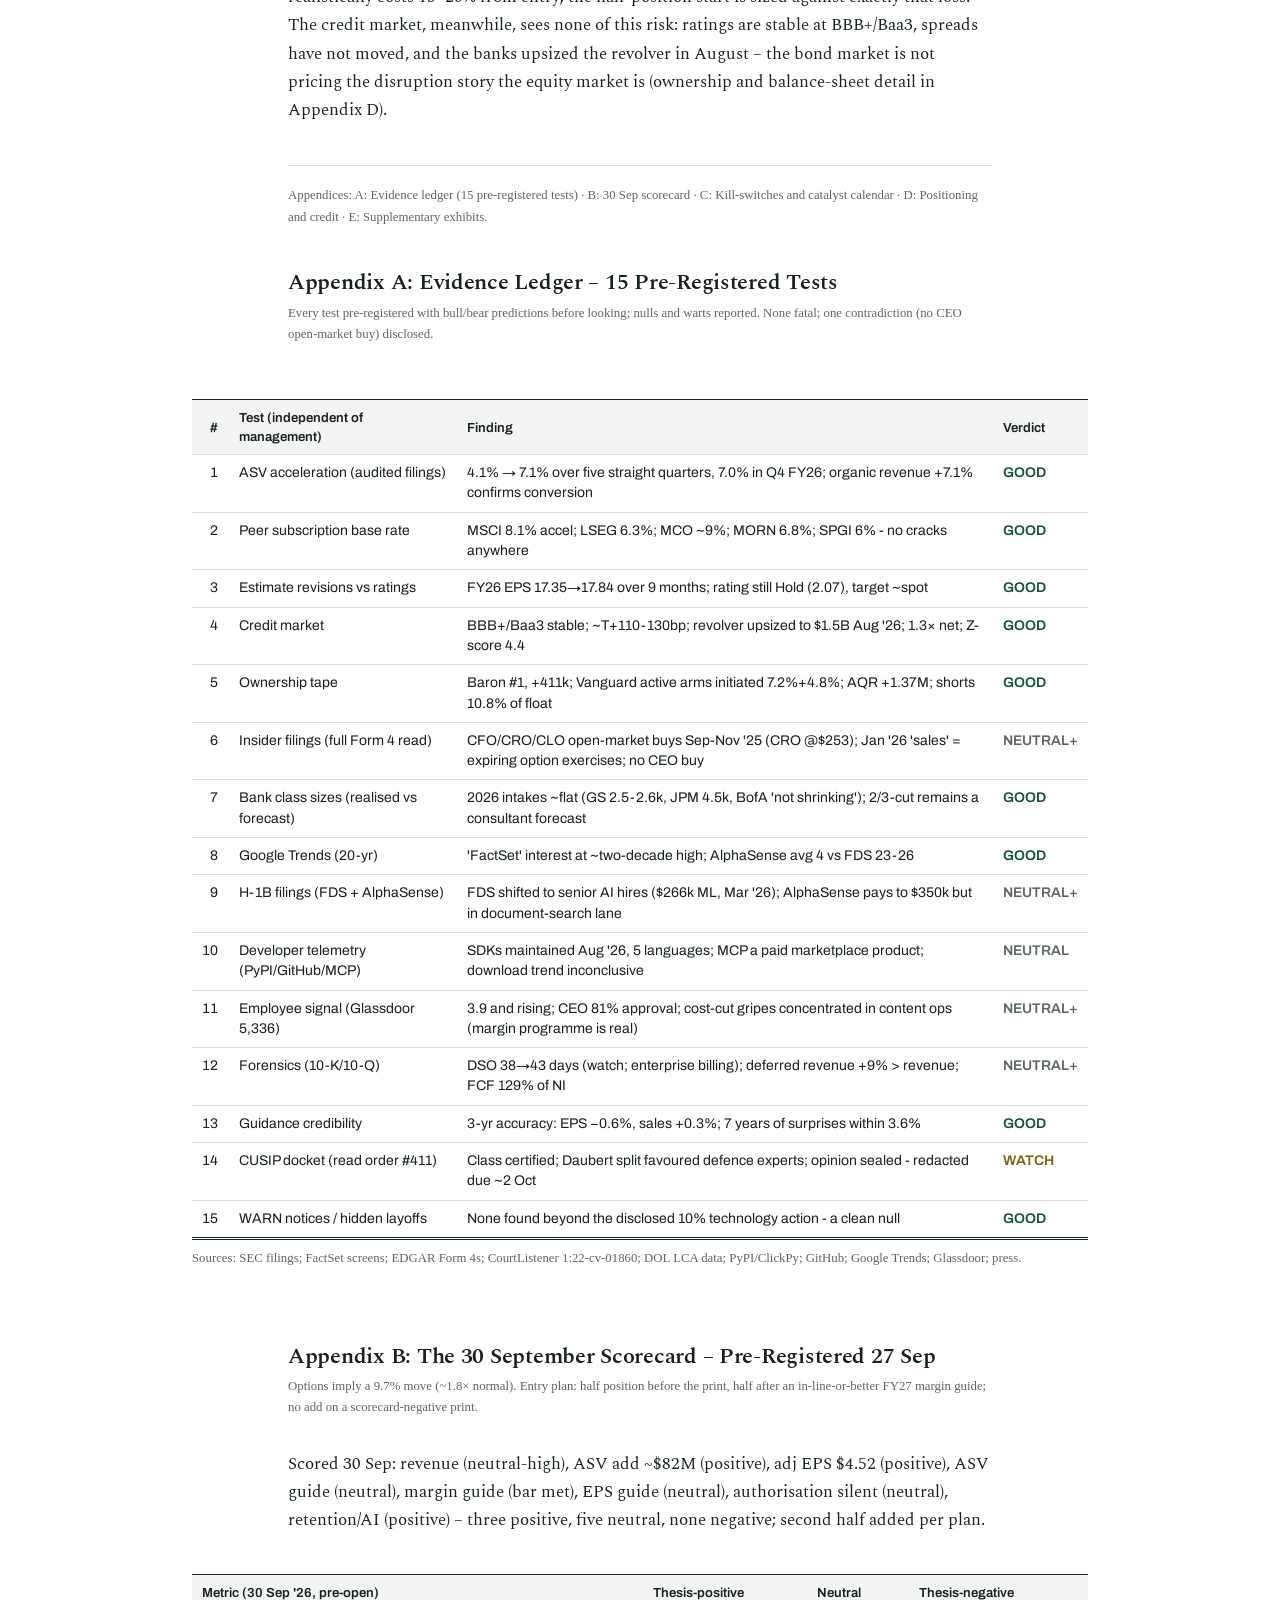
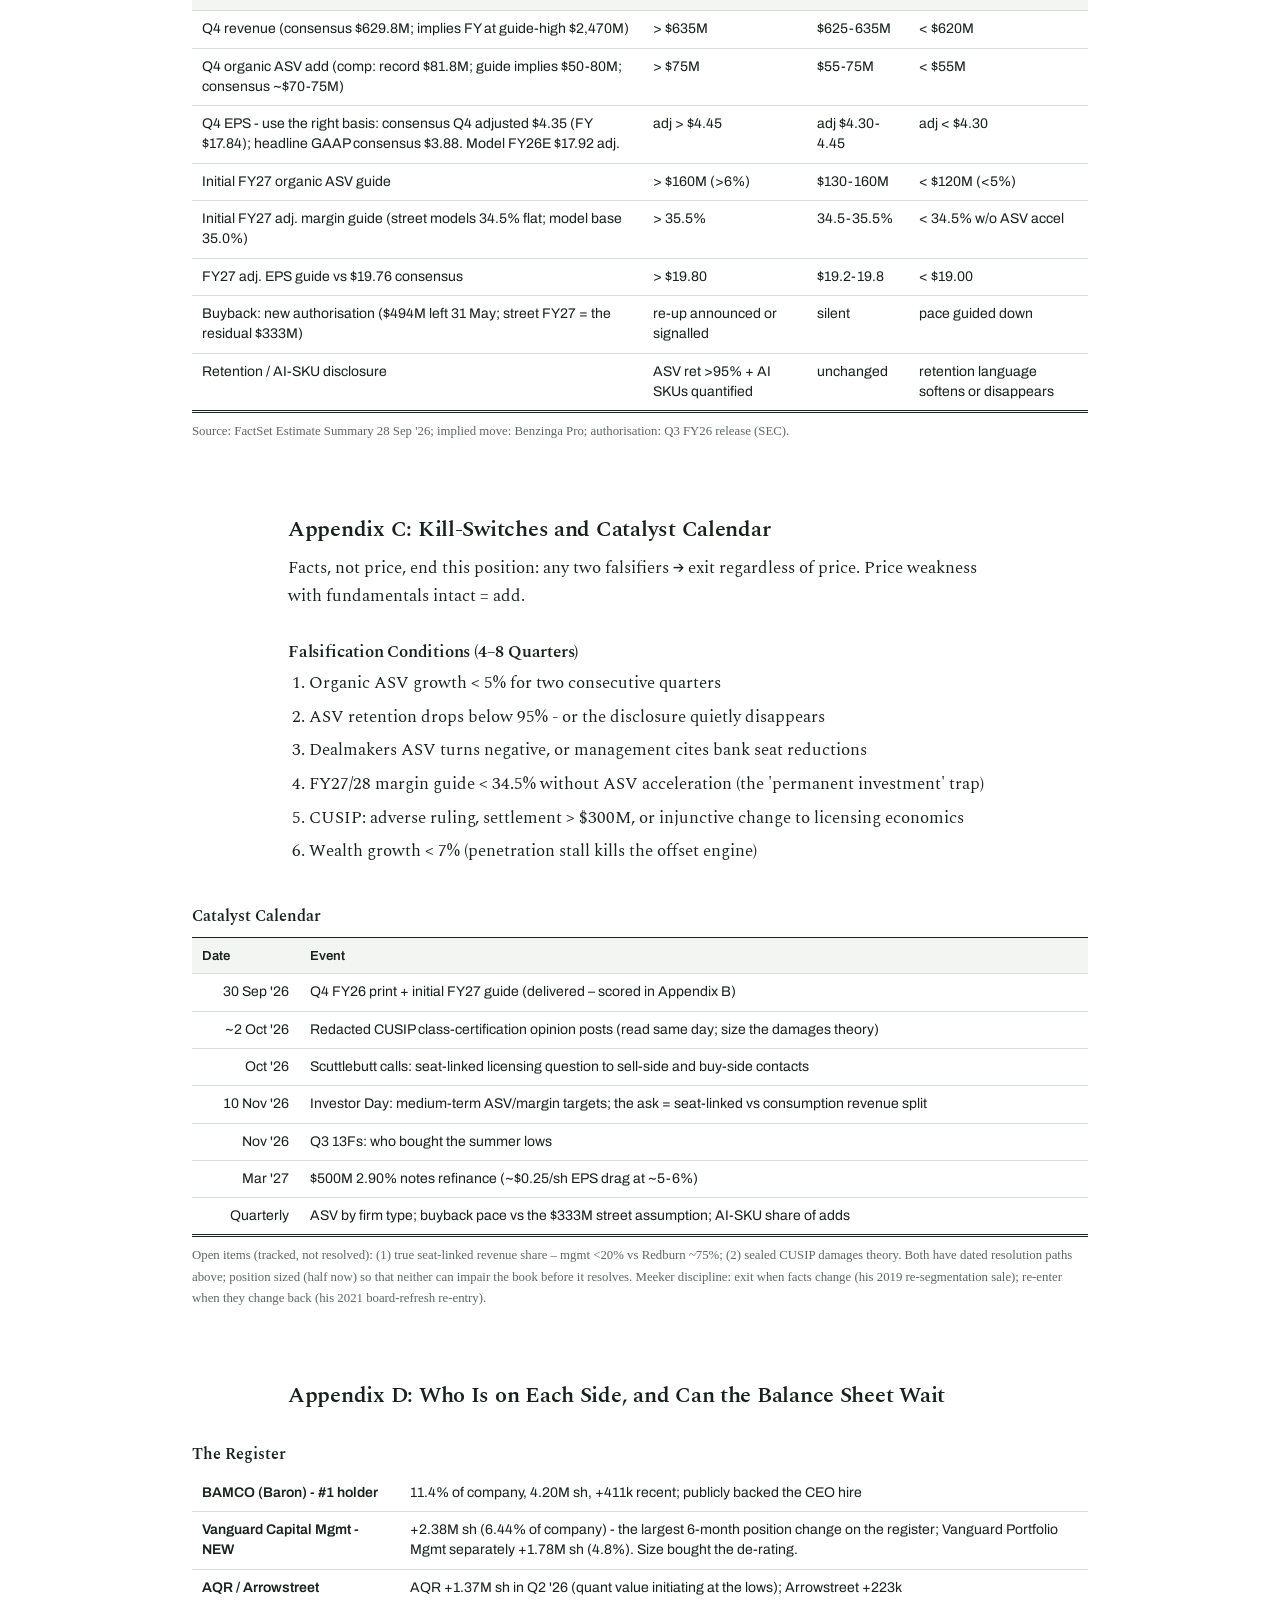
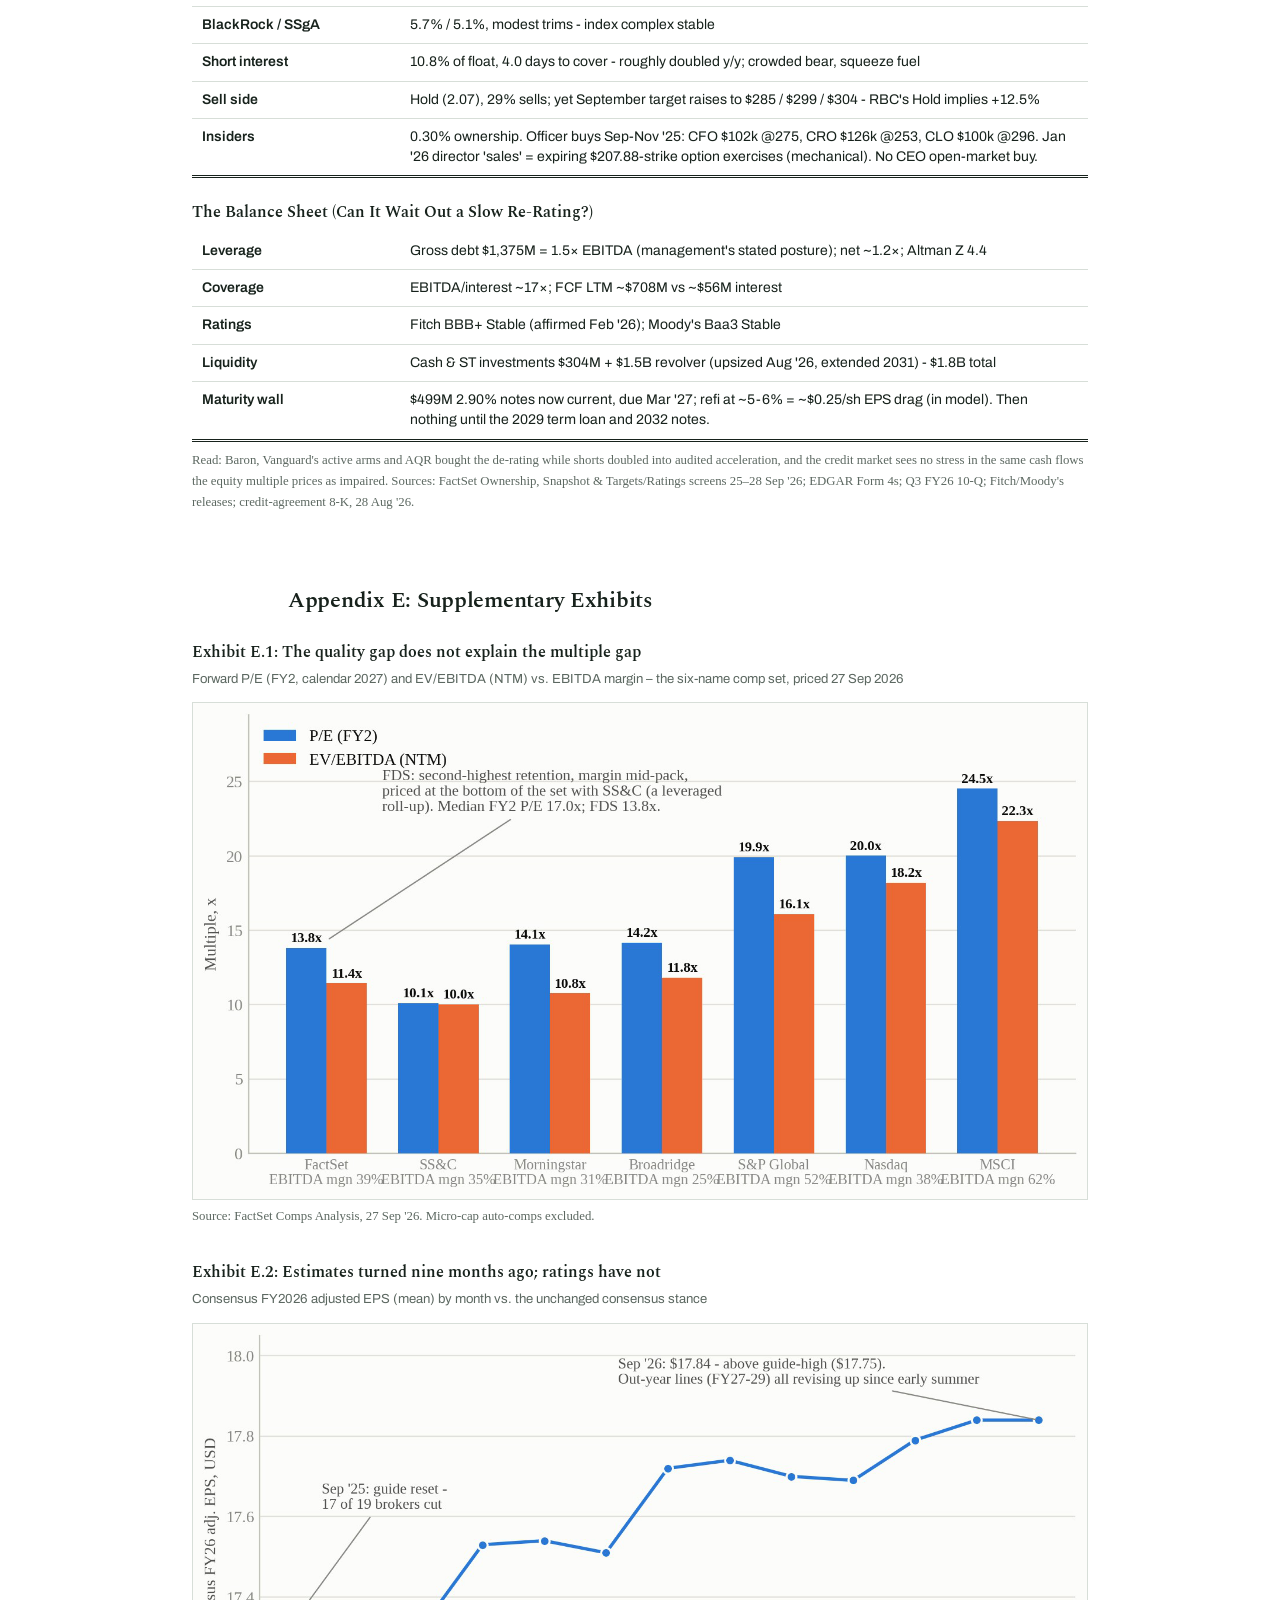
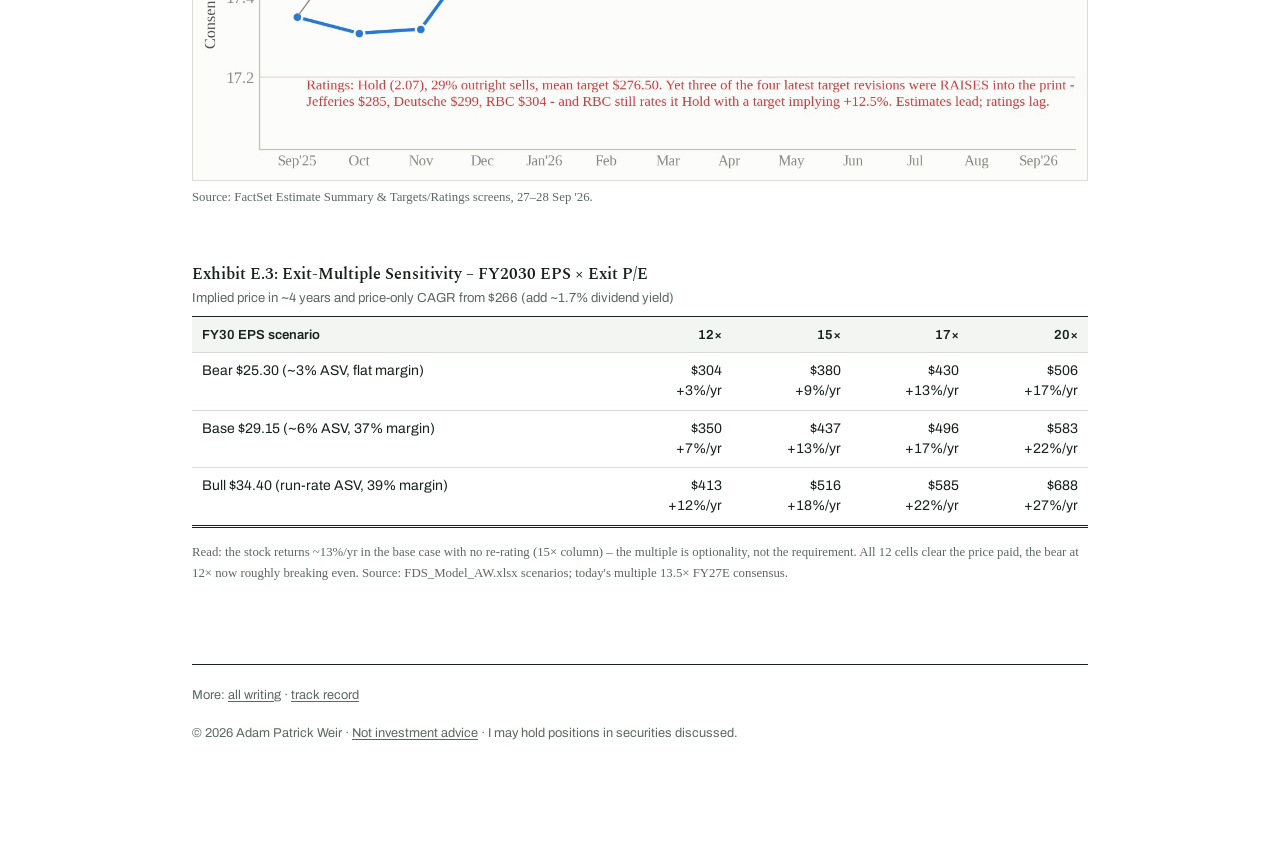
<file: pitches/fds-2026-10.html>
<!doctype html>
<html lang="en">
<head>
<meta charset="utf-8">
<meta name="viewport" content="width=device-width, initial-scale=1">
<title>FactSet (FDS): Long · Adam Patrick Weir Research</title>
<meta name="description" content="Long FDS at $266.18, blended 12–18 month target $350. Fifteen pre-registered tests, six kill-switches.">
<link rel="icon" type="image/svg+xml" href="../assets/favicon.svg">
<meta property="og:title" content="FactSet (FDS): Long · Adam Patrick Weir Research">
<meta property="og:description" content="Long FDS at $266.18, blended 12–18 month target $350. Fifteen pre-registered tests, six kill-switches.">
<meta property="og:type" content="article">
<meta property="og:site_name" content="Adam Patrick Weir Research">
<meta property="og:image" content="https://adamweir4.github.io/research/assets/og-card.png">
<meta property="og:image:width" content="1200">
<meta property="og:image:height" content="630">
<meta name="twitter:card" content="summary_large_image">
<link rel="preconnect" href="https://fonts.googleapis.com">
<link rel="preconnect" href="https://fonts.gstatic.com" crossorigin>
<link href="https://fonts.googleapis.com/css2?family=Archivo:wght@400;600&family=Spectral:ital,wght@0,400;0,600;1,400;1,500&display=swap" rel="stylesheet">
<link rel="stylesheet" href="../assets/style.css?v=20261012">
</head>
<body>
<div class="shell">

<header class="masthead">
  <div class="masthead-inner masthead-row" style="max-width: var(--col-wide);">
    <a class="wordmark" href="../index.html">Adam Patrick Weir <em>Research</em></a>
    <nav class="site-nav" aria-label="Site">
      <a href="../index.html">Home</a>
      <a href="../theses.html">Theses</a>
      <a href="../research.html">Research</a>
      <a href="../track-record.html">Track record</a>
      <a href="../about.html">About</a>
    </nav>
  </div>
</header>

<main>
  <article>
    <div class="prose">
      <p class="kicker">Full thesis · NYSE: FDS</p>
      <h1>FactSet Research Systems (NYSE: FDS) – Long</h1>
      <p class="byline"><b>Adam Patrick Weir</b> · 30 September 2026 · <a href="../assets/FDS_Thesis_2026-09-30.pdf">Original note (PDF)</a> · Scored in <a href="../updates/fds-q4-scorecard.html">the Q4 update</a></p>
    </div>

    <div class="wide">
      <div class="pitch-facts">
        <div><span>Price (30 Sep 26)</span><b>$266.18</b></div>
        <div><span>FY27E P/E</span><b>13.3× (5-yr avg 33.9×)</b></div>
        <div><span>Mkt cap (fully dil.)</span><b>$9.8B</b></div>
        <div><span>Avg daily volume (30d)</span><b>~$235M</b></div>
        <div><span>Rating</span><b>BUY</b></div>
        <div><span>FCF yield</span><b>7.2%</b></div>
        <div><span>12–18m target (blended)</span><b>$350 (+32%)</b></div>
        <div><span>Dividend yield</span><b>1.7%</b></div>
        <div><span>Bear / Base / Bull</span><b>$240 / $380 / $515</b></div>
        <div><span>Net debt / EBITDA</span><b>1.2×</b></div>
        <div><span>Holding horizon</span><b>3–5 years</b></div>
        <div><span>Short interest</span><b>10.8% of float</b></div>
        <div><span>52-week range</span><b>$185.00 – $320.48</b></div>
        <div><span>Enterprise value</span><b>$10.8B</b></div>
        <div><span>Next print</span><b>Dec '26</b></div>
        <div><span>Investor Day</span><b>10 Nov 26</b></div>
      </div>
    </div>

    <div class="prose">
      <h2 style="margin-top:2.2rem;">The Record on This Idea</h2>
      <ul class="entries" id="record">
        <li>
          <span class="date">05 Oct 2026</span>
          <span class="title"><a href="../updates/fds-q4-scorecard.html">Q4 print: the pre-registered scorecard, graded</a>
          <span class="dek-inline">Three positive, five neutral, none negative. Second half added per plan.</span></span>
          <span class="chip note">Update</span>
        </li>
        <li>
          <span class="date">30 Sep 2026</span>
          <span class="title">Thesis published. Long at $266.18, blended target $350.
          <span class="dek-inline">This page. Kill-switch status: 0 of 6 triggered.</span></span>
          <span class="chip long">Thesis</span>
        </li>
      </ul>
      <p class="tablenote" style="margin-top:0.6rem;">Every scorecard, kill-switch check and exit on FDS lands in this list, newest first, from publication to resolution.</p>
    </div>

    <div class="prose">
      <h2>1. Investment Thesis</h2>
      <p>FactSet trades at roughly half of its own five-year average multiple because the market believes AI-driven cuts to junior analyst headcount will decay its subscription base. At $266, a reverse DCF implies the market is pricing perpetual free-cash-flow growth of under 2%, which prices the business for permanent stagnation. That price is dependent on seat cuts actually transmitting into lower FactSet revenue – I believe they largely cannot. If the market's belief fails, the position re-rates: while it holds, per-share value still compounds at around 11% a year without the multiple moving.</p>
      <p>The bear case argues that the reduction in junior seats across finance (particularly banking and research) will lead to a revenue reduction – but this relies on revenue being priced per seat to hold true. For most of FactSet's book, it is not. Market Infrastructure (17% of ASV, including CUSIP) is licensed per firm and system; Wealth (16%) is platform-priced on advisor headcount that is growing rapidly; the institutional buy-side (48%) is predominantly priced at the enterprise or AUM level (although to which degree is debated); only Dealmakers (19%) bills per analyst, and it is the channel my base case haircuts the hardest as a result (Exhibit 2). Management puts seat-linked revenue below 20% (although this claim is unaudited and contested – Redburn estimates approximately 75% is terminal-derived); ultimately, the market is pricing a far stronger transmission mechanism than the evidence supports. The 10 November Investor Day is the first opportunity for management to quantify the current disputed portion. Monetisation, meanwhile, is shifting from seat to the workflow itself: an AI agent does not require a terminal licence, but it does need entitled data – more than 20% of FactSet's top 100 clients now pay for its agent-facing data product. Organic ASV growth has accelerated for five straight quarters (4.1% to 7.1%) and held at 7.0% in Q4, supported in cash by deferred revenue running ahead of revenue.</p>
      <p>The street models the FY26 margin trough of 34.5% as permanent through FY28, yet the cost programme behind it is documented: 27% of committed code is now authored by AI, the technology workforce has been reduced 10%, more than half of the targeted 100bps of annual productivity was captured by Q2, and a Google Cloud agreement caps the AI input cost through preferential token pricing. These numbers come straight from management and are corroborated independently: compulsory layoff filings disclose nothing other than the 10% technology staffing cut, and employee reviews complain most in the units being cut (Appendix A, tests 11 and 15). Compensation is roughly 60% of the cost base, so the market is pricing AI solely as a threat to FactSet without acknowledging that AI is reducing the largest cost. My margin path reaches 37.5% by FY31, which remains below the FY24 peak of 37.8%. The initial FY27 guide (34.75-35.25%) has since confirmed the trough, with management calling 34.5% a floor.</p>
      <p>I also disagree with the street's buyback estimate of $333M. Their estimate is simply the unspent residual of the current authorisation ($356.0M remaining on 31 August). For the street to be right, the board would have to stop repurchasing entirely once the current authorisation runs out – nothing in FactSet's track record supports this. The firm has repurchased shares in every one of the last ten years (pausing only to repay the 2022 CGS deal debt), and the current programme – raised 2.5× to $1B in December – repurchased $644M in fiscal 2026, more than double the prior year. At that pace, roughly 5% of shares are retired each year at around 14× earnings.</p>
      <p>If the market refuses to concede the seat question, margin recovery and repurchases still compound EPS at approximately 12% per year. What the thesis cannot survive is retention breaking, which the exit conditions laid out in Section 6 watch. Revenue throughout is modelled at consensus – the thesis is not dependent on beating revenue forecasts.</p>
    </div>

    <div class="wide">
      <figure class="exhibit">
        <figcaption>Exhibit 1: Business accelerating, stock de-rated
          <span class="sub">Organic ASV growth (quarterly, audited) vs. month-end share price, Sep 2024 – Sep 2026; price down 43% from its December 2024 high</span>
        </figcaption>
        <img src="../assets/fds-exhibit-1.png" alt="Two-panel chart: organic ASV growth accelerating from 4.5% to 7.1% over seven quarters, against the share price falling from around $460 to the $185 February 2026 low and recovering to $274, with the Q3 FY26 buyback average of $219 marked.">
      </figure>
      <p class="tablenote">Source: FactSet earnings releases Q1 FY25–Q3 FY26 (organic ASV); FactSet Price History (25 Sep '26 last close); Q3 FY26 10-Q (buyback).</p>
    </div>

    <div class="prose">
      <h2>2. The Business, the Moat, and Management</h2>
      <p>FactSet is a financial data and analytics platform with $2.5B of annual subscription value across four main client channels (reported as a single segment). The moat, created by deep workflow integration, licensed data entitlements, and the retraining cost of moving users off the platform, is exceptionally strong – proven by the fact that ASV retention held above 95% through a −61% drawdown and an industry-wide AI panic.</p>
      <p>Management's EPS and revenue guidance has been within a percent of actuals for three consecutive years, and capital allocation has been disciplined (with the one notable exception of CUSIP Global Services, bought for $1.9B at the 2022 peak and now the source of an antitrust class action from the customers who pay its licensing fees – Section 6). The stock is currently cheap following a collapse from $480 to $185 from December 2024 to February 2026, caused by a gradual de-rating through 2025 as AI fears built, then two sharp legs down – the September 2025 'invest' guidance reset and the February 2026 AI-agent panic. The register shows that growth funds sold during the decline and value institutions arrived in spring 2026, and short interest has doubled, too: the shareholder base is turning over at the bottom (Appendix D).</p>

      <h2>3. The Bear Case</h2>
      <p>The strongest version of the bear case has three parts. Firstly, the Dealmakers segment is genuine per-seat exposure at 19% of ASV, and its current 9% growth is partly a deal-cycle recovery rather than a durable growth rate. Secondly, ASV lags contracts as any seat cuts will only appear when multi-year enterprise deals are due for renewal (mostly between 2027 and 2029), so five quarters of accelerating growth cannot alone refute the bear case. Lastly, revenue per user is falling by roughly 4-5% (users +12%, ASV +7.1%), albeit this simply reflects the wealth-seat increase, and management is on record that, so far, extended contracts are carrying no price compression.</p>
      <p>There are two ways in which this bear case can be challenged. The first is to stress test the damage the scenario implies and compare that against what the current price assumes already. If seat cuts remove a third of the dealmaker book by 2029 during the renewal cycles, total ASV growth drops 2% per year – this is approximately the rate currently priced in at $266, meaning even the bear case is roughly what I am paying for today. Furthermore, the dispute over the percentage of ASV that is seat-sensitive is limited: while management, which estimates it at sub-20%, naturally has an incentive to understate, Redburn's 75% estimate would require a third of ASV (Market Infrastructure and Wealth) to be priced per seat when it is not, and a bank reducing junior seats by a third to cancel a third of an enterprise contract. Exhibit 2b runs the range between these bounds and finds that the realistic middle produces the bear case of $240 rather than a broken thesis (I should note that if that scenario were developing, the kill-switches in Appendix C are designed to catch it early). This exact experiment also ran before during the bank failures and consolidations of fiscal 2009. While FactSet lost 2,800 users (7% of its seat base), ASV finished the year higher ($615M to $619M), retention held above 95%, and organic growth was back to 7% by fiscal 2010.</p>
      <p>The second way to challenge the bear case is on its timeline. The bear's mechanism is most likely to rear its head during the 2027–29 renewals, meaning each period that passes with ASV holding above 6% narrows the window in which the thesis can come true – by late 2027, the argument that the damage has not yet arrived will no longer hold for either side. It is also worth noting that FactSet is not an outlier: the five subscription vendors serving the same client base (MSCI, LSEG, Moody's, Morningstar, S&amp;P Global) are all accelerating, and none show any sign of the behaviour the bear fears.</p>
    </div>

    <div class="wide scroll">
      <table>
        <caption>Exhibit 2: The Seat Ledger – Where AI Headcount Risk Actually Lands
          <span class="sub">FDS organic ASV $2,568M by client channel (Q4 FY2026) mapped against seat-count exposure</span>
        </caption>
        <thead>
          <tr><th>Channel</th><th class="num">% ASV</th><th class="num">Growth</th><th>Seat exposure</th><th>Evidence (as of Sep '26)</th></tr>
        </thead>
        <tbody>
          <tr><td>Wealth</td><td class="num">16%</td><td class="num">+9%</td><td class="good">LOW - seats growing</td><td>Advisor headcount rising (LPL 32,000+, record); 23,000 desktops added FY24; LPL chose FactSet Q3 FY26</td></tr>
          <tr><td>Market Infrastructure (incl. CUSIP)</td><td class="num">17%</td><td class="num">+8%</td><td class="good">NONE - system-licensed</td><td>Identifiers and feeds licensed per firm and system, not per person; scales with issuance, not analyst count</td></tr>
          <tr><td>Institutional Buy-Side</td><td class="num">48%</td><td class="num">+5%</td><td class="neutral">MODERATE - migrating off the seat</td><td>Enterprise/portfolio pricing; mgmt &lt;20% seat-linked (unaudited). Redburn ~75% terminal-derived; own split ~51% terminals, ~25% aggregated data (not seats)</td></tr>
          <tr><td>Dealmakers (IB)</td><td class="num">19%</td><td class="num">+9%</td><td class="watch">HIGH - per-analyst usage</td><td>Forecast: McKinsey 'up to 2/3 class cuts'. Realised 2026: GS interns ~2.5-2.6k (flat), JPM 4.5k, BofA 'AI isn't shrinking the class'. Risk deferred, not dead.</td></tr>
        </tbody>
      </table>
      <p class="tablenote">Source: FDS Q4 FY26 release (firm-type ASV); LPL Q2 '26; Fortune 7 Jun '26 (McKinsey); Business Insider 3 Jun '26; 2026 class data; Redburn note Jun '26; FY08/FY09 10-Ks and Q4 FY09/FY10 releases (2008–09 precedent).</p>

      <table>
        <caption>Exhibit 2b: How Wrong Can the Seat Estimate Be?
          <span class="sub">ASV growth after 10–33% seat cuts on the stated share, 2027–29 (drag/yr = share × cut ÷ 3, off the ~7% run-rate)</span>
        </caption>
        <thead>
          <tr><th>Effective seat-sensitive share</th><th>10% seat cut</th><th>25% seat cut</th><th>33% seat cut</th></tr>
        </thead>
        <tbody>
          <tr><td>20% of ASV seat-sensitive (management's claim)</td><td class="good">ASV ~6.3%<br>immaterial</td><td class="good">ASV ~5.3%<br>base intact</td><td class="neutral">ASV ~4.8%<br>the case already priced at $266</td></tr>
          <tr><td>45% (midpoint)</td><td class="neutral">ASV ~5.5%<br>manageable</td><td class="watch">ASV ~3.3%<br>near bear ($240)</td><td class="watch">ASV ~2.1%<br>kill-switch exits first</td></tr>
          <tr><td>70% (Redburn read)</td><td class="neutral">ASV ~4.7%<br>margin + buyback must carry</td><td class="watch">ASV ~1.2%<br>kill-switch exits first</td><td style="color:var(--sell); font-weight:600;">ASV ~−0.7%<br>thesis broken</td></tr>
        </tbody>
      </table>
      <p class="tablenote">Kill-switches (Appendix C) exit at ASV &lt;5% for two quarters – before the red cells compound. Source: FDS_Model_AW.xlsx (Scenarios – seat-stress grid); FDS Q4 FY26 release (channel mix); Redburn note Jun '26.</p>
    </div>

    <div class="prose">
      <h2>4. Earning Power and Valuation</h2>
      <p>When I discount the street's own forecasts at the same 9% WACC and 3% terminal growth as my DCF, I arrive at $347 per share against a price of $266. This shows the valuation gap between me and the street does not come from estimates: my revenue matches consensus (FY27: $2,618M vs $2,615M), my GAAP EPS is within two cents, and the only real variance is margin and share count (Exhibit 3). Instead, for $266 to be right once the street's five-year path is credited, the market must be running terminal growth of roughly 0.8%, or a 10.6% discount rate, on a subscription book with 95% retention. This is the seat fear translated into discounting. Ultimately, margin and share count add roughly $33 of value on top of the $347; the remaining ~$81 of the gap comes from the discounting itself.</p>
    </div>

    <div class="wide scroll">
      <table>
        <caption>Exhibit 3: Base Case vs. the Street – Revenue at Street; the Variant Is Margin and Share Count
          <span class="sub">Model prints vs FactSet consensus. FY26–31 adj. EPS CAGR 12.7%: roughly half margin recovery (capped below the FY24 peak of 37.8%), half share shrink</span>
        </caption>
        <thead>
          <tr><th></th><th class="num">FY26A</th><th class="num">FY27E</th><th class="num">FY28E</th><th class="num">FY29E</th><th class="num">FY30E</th><th class="num">FY31E</th></tr>
        </thead>
        <tbody>
          <tr><td>Revenue, $M (base)</td><td class="num">2,476</td><td class="num">2,618</td><td class="num">2,780</td><td class="num">2,944</td><td class="num">3,110</td><td class="num">3,287</td></tr>
          <tr><td style="color:var(--ink-soft);">&nbsp;&nbsp;Street revenue</td><td class="num">2,471</td><td class="num">2,615</td><td class="num">2,775</td><td class="num">-</td><td class="num">-</td><td class="num">-</td></tr>
          <tr><td>Adj. op. margin (base)</td><td class="num">34.5%</td><td class="num">35.0%</td><td class="num">35.8%</td><td class="num">36.5%</td><td class="num">37.0%</td><td class="num">37.5%</td></tr>
          <tr><td style="color:var(--ink-soft);">&nbsp;&nbsp;Street margin (flat trough)</td><td class="num">34.6%</td><td class="num">34.5%</td><td class="num">34.2%</td><td class="num">-</td><td class="num">-</td><td class="num">-</td></tr>
          <tr><td>Adj. EPS (base)</td><td class="num">18.01</td><td class="num">19.99</td><td class="num">22.77</td><td class="num">25.89</td><td class="num">29.15</td><td class="num">32.78</td></tr>
          <tr><td style="color:var(--ink-soft);">&nbsp;&nbsp;Street adj. EPS (cons. trend FY29)</td><td class="num">17.84</td><td class="num">19.76</td><td class="num">21.87</td><td class="num">~24.2</td><td class="num">-</td><td class="num">-</td></tr>
          <tr><td>Buybacks, $M (base; FY26 = actual)</td><td class="num">644</td><td class="num">550</td><td class="num">560</td><td class="num">575</td><td class="num">590</td><td class="num">600</td></tr>
          <tr><td style="color:var(--ink-soft);">&nbsp;&nbsp;Street buyback (= auth. residual)</td><td class="num">-</td><td class="num">333</td><td class="num">-</td><td class="num">-</td><td class="num">-</td><td class="num">-</td></tr>
          <tr><td>FCF, $M (base vs street)</td><td class="num">707</td><td class="num">751 / 695</td><td class="num">840 / 731</td><td class="num">925</td><td class="num">1,011</td><td class="num">1,101</td></tr>
          <tr><td>Avg diluted shares, M</td><td class="num">36.6</td><td class="num">35.2</td><td class="num">33.7</td><td class="num">32.3</td><td class="num">31.1</td><td class="num">30.0</td></tr>
        </tbody>
      </table>
      <p class="tablenote">Note: the model assumes no further M&amp;A. In practice FactSet keeps making small bolt-on acquisitions (three in the past year), which would be funded from the same cash modelled for buybacks. Source: FDS_Model_AW.xlsx (FY26A = reported actuals); FactSet Estimates 27–28 Sep '26 (FY29 from consensus trend). Authorisation: $356.0M remaining at 31 Aug '26 (Q4 FY26 release).</p>
    </div>

    <div class="prose">
      <p>Blending four methods (Exhibit 4) gives a target of $350, 32% above the current price and equivalent to 17.5× FY27 earnings – still roughly half the stock's own five-year average multiple. The methods land close together ($315–372), and equal-weighting them gives $343, so the weights are not driving the answer. Against this, the bear case is worth $240 (−10%).</p>
    </div>

    <div class="wide scroll">
      <table>
        <caption>Exhibit 4: Valuation – Four Methods ($315–372)
          <span class="sub">Price $266.18 (30 Sep '26). Blended $350 (+32%); risk −10% (bear $240) / +94% (bull $515)</span>
        </caption>
        <thead>
          <tr><th>Method (12–18 mo, on FY27E)</th><th class="num">Value</th><th class="num">Weight</th><th>Key assumptions (all live cells in the model)</th></tr>
        </thead>
        <tbody>
          <tr><td>Probability-weighted scenario DCF</td><td class="num">$372</td><td class="num">40%</td><td>WACC 9.0% (bottom-up β 0.90; FactSet's own est. 7.8%); g 3.0%; bear / base / bull $240 / $380 / $515 weighted 25 / 55 / 20</td></tr>
          <tr><td>P/E comparables</td><td class="num">$315</td><td class="num">20%</td><td>6-peer median 17.0× (FY2: MORN, SPGI, MSCI, BR, SSNC, NDAQ) less 7.5% CUSIP/mix discount, × FY27E adj. EPS $19.99</td></tr>
          <tr><td>EV/EBITDA comparables</td><td class="num">$332</td><td class="num">15%</td><td>Median 14.0× less 7.5%, on FY27E EBITDA $1,009M (GAAP basis), less FY26A net debt $1.07B</td></tr>
          <tr><td>Free-cash-flow yield</td><td class="num">$355</td><td class="num">25%</td><td>6.0% target yield on FY27E FCF $21.34/sh vs 5.2% 10Y; cash-return yield today 7.3% (1.7% dividend + 5.6% buyback) plus ~4-5% per-share growth ≈ 11%/yr per-share compounding</td></tr>
          <tr><td style="color:var(--ink-soft);">Street-estimate DCF (check)</td><td class="num">$347</td><td class="num">—</td><td>Consensus forecasts at the same WACC 9.0% / g 3.0%; for $266 to hold, the market must run g ≈0.8% or WACC ≈10.6%</td></tr>
          <tr class="total"><td>BLENDED PRICE TARGET</td><td class="num">$350</td><td class="num">+32%</td><td>= 17.5× FY27E adj. EPS - still roughly half the 5-yr avg multiple of 33.9×</td></tr>
        </tbody>
      </table>
      <p class="tablenote">Equal-weighting the four methods gives $343 – the weights are not driving the target. Bear $240 sits above the February low of $185 because it is a fundamental scenario rather than a panic print; the kill-switches (Appendix C) are designed to exit before it fully prices. Gap decomposition: $266 → $347 street discounting (~$81); $347 → $380 margin + share count (~$33). Source: FDS_Model_AW.xlsx (Price Target sheet; all values recompute live). Comps: FactSet Comps Analysis pull, 27 Sep '26.</p>
    </div>

    <div class="prose">
      <h2>5. Catalysts</h2>
      <p>The multiple will only move when the seat worries are resolved – I believe three things can do so: the 10 November Investor Day, where management can quantify seat-linked vs consumption revenue, and collapse the bear case by doing so; the 2027-2029 renewal clock, which forces the bear's mechanism to either appear on schedule or expire; and AI revenue becoming a disclosed line, converting the narrative from a key business threat to a revenue driver.</p>
      <p>As I have mentioned, even before this there are three dated events that pay the position regardless. The 30 September print brought the initial FY27 margin guide in at a 35.0% midpoint, above the street's flat 34.5% (the print is scored against my pre-registered expectations in Appendix B). A new buyback authorisation – none yet announced, with $356M remaining – would mechanically retire the street's $333M assumption. Finally, the court's redacted class-certification opinion – the ruling on whether the CUSIP plaintiffs can sue as a group – publishes around 2 October.</p>
      <p>The entry was structured around the 30 September print: options implied a ±10% move, so the plan was half a position before it, the second half conditional on an in-line-or-better FY27 margin guide – a bar the guide met. Finally, at 11× EBITDA with 95% retention, FactSet is a plausible target for strategic or private-equity buyers. The market prices this possibility at zero, so it is effectively a free option for the holder.</p>

      <h2>6. Risks</h2>
      <p>Each of the four main risks is dated or has a pre-set response. Seat-linkage disclosure may disappoint at the Investor Day, in which case resolution waits for the 2027–29 renewals. An adverse CUSIP ruling, or an injunctive change to the licensing model, ends the position. If rates stay high, multiples on long-duration assets may stay compressed regardless of fundamentals – the position still compounds at around 11% a year while I wait. And there has been no CEO open-market purchase, although officer buys in autumn 2025 at $253–296 are on the record. Exit discipline is set in advance: any two of the six kill-switch conditions in Appendix C (for example, ASV below 5% for two consecutive quarters, or retention below 95%) and the position is closed regardless of price. The switches fire with a lag, so a disciplined exit realistically costs 15–20% from entry; the half-position start is sized against exactly that loss. The credit market, meanwhile, sees none of this risk: ratings are stable at BBB+/Baa3, spreads have not moved, and the banks upsized the revolver in August – the bond market is not pricing the disruption story the equity market is (ownership and balance-sheet detail in Appendix D).</p>

      <hr>
      <p class="tablenote" style="margin-top:-1.4rem;">Appendices: A: Evidence ledger (15 pre-registered tests) · B: 30 Sep scorecard · C: Kill-switches and catalyst calendar · D: Positioning and credit · E: Supplementary exhibits.</p>

      <h2>Appendix A: Evidence Ledger – 15 Pre-Registered Tests</h2>
      <p class="tablenote" style="margin-top:-0.3rem;">Every test pre-registered with bull/bear predictions before looking; nulls and warts reported. None fatal; one contradiction (no CEO open-market buy) disclosed.</p>
    </div>

    <div class="wide scroll">
      <table>
        <thead>
          <tr><th class="num">#</th><th>Test (independent of management)</th><th>Finding</th><th>Verdict</th></tr>
        </thead>
        <tbody>
          <tr><td class="num">1</td><td>ASV acceleration (audited filings)</td><td>4.1% → 7.1% over five straight quarters, 7.0% in Q4 FY26; organic revenue +7.1% confirms conversion</td><td class="good">GOOD</td></tr>
          <tr><td class="num">2</td><td>Peer subscription base rate</td><td>MSCI 8.1% accel; LSEG 6.3%; MCO ~9%; MORN 6.8%; SPGI 6% - no cracks anywhere</td><td class="good">GOOD</td></tr>
          <tr><td class="num">3</td><td>Estimate revisions vs ratings</td><td>FY26 EPS 17.35→17.84 over 9 months; rating still Hold (2.07), target ~spot</td><td class="good">GOOD</td></tr>
          <tr><td class="num">4</td><td>Credit market</td><td>BBB+/Baa3 stable; ~T+110-130bp; revolver upsized to $1.5B Aug '26; 1.3× net; Z-score 4.4</td><td class="good">GOOD</td></tr>
          <tr><td class="num">5</td><td>Ownership tape</td><td>Baron #1, +411k; Vanguard active arms initiated 7.2%+4.8%; AQR +1.37M; shorts 10.8% of float</td><td class="good">GOOD</td></tr>
          <tr><td class="num">6</td><td>Insider filings (full Form 4 read)</td><td>CFO/CRO/CLO open-market buys Sep-Nov '25 (CRO @$253); Jan '26 'sales' = expiring option exercises; no CEO buy</td><td class="neutral">NEUTRAL+</td></tr>
          <tr><td class="num">7</td><td>Bank class sizes (realised vs forecast)</td><td>2026 intakes ~flat (GS 2.5-2.6k, JPM 4.5k, BofA 'not shrinking'); 2/3-cut remains a consultant forecast</td><td class="good">GOOD</td></tr>
          <tr><td class="num">8</td><td>Google Trends (20-yr)</td><td>'FactSet' interest at ~two-decade high; AlphaSense avg 4 vs FDS 23-26</td><td class="good">GOOD</td></tr>
          <tr><td class="num">9</td><td>H-1B filings (FDS + AlphaSense)</td><td>FDS shifted to senior AI hires ($266k ML, Mar '26); AlphaSense pays to $350k but in document-search lane</td><td class="neutral">NEUTRAL+</td></tr>
          <tr><td class="num">10</td><td>Developer telemetry (PyPI/GitHub/MCP)</td><td>SDKs maintained Aug '26, 5 languages; MCP a paid marketplace product; download trend inconclusive</td><td class="neutral">NEUTRAL</td></tr>
          <tr><td class="num">11</td><td>Employee signal (Glassdoor 5,336)</td><td>3.9 and rising; CEO 81% approval; cost-cut gripes concentrated in content ops (margin programme is real)</td><td class="neutral">NEUTRAL+</td></tr>
          <tr><td class="num">12</td><td>Forensics (10-K/10-Q)</td><td>DSO 38→43 days (watch; enterprise billing); deferred revenue +9% &gt; revenue; FCF 129% of NI</td><td class="neutral">NEUTRAL+</td></tr>
          <tr><td class="num">13</td><td>Guidance credibility</td><td>3-yr accuracy: EPS −0.6%, sales +0.3%; 7 years of surprises within 3.6%</td><td class="good">GOOD</td></tr>
          <tr><td class="num">14</td><td>CUSIP docket (read order #411)</td><td>Class certified; Daubert split favoured defence experts; opinion sealed - redacted due ~2 Oct</td><td class="watch">WATCH</td></tr>
          <tr><td class="num">15</td><td>WARN notices / hidden layoffs</td><td>None found beyond the disclosed 10% technology action - a clean null</td><td class="good">GOOD</td></tr>
        </tbody>
      </table>
      <p class="tablenote">Sources: SEC filings; FactSet screens; EDGAR Form 4s; CourtListener 1:22-cv-01860; DOL LCA data; PyPI/ClickPy; GitHub; Google Trends; Glassdoor; press.</p>
    </div>

    <div class="prose">
      <h2>Appendix B: The 30 September Scorecard – Pre-Registered 27 Sep</h2>
      <p class="tablenote" style="margin-top:-0.3rem;">Options imply a 9.7% move (~1.8× normal). Entry plan: half position before the print, half after an in-line-or-better FY27 margin guide; no add on a scorecard-negative print.</p>
      <p>Scored 30 Sep: revenue (neutral-high), ASV add ~$82M (positive), adj EPS $4.52 (positive), ASV guide (neutral), margin guide (bar met), EPS guide (neutral), authorisation silent (neutral), retention/AI (positive) – three positive, five neutral, none negative; second half added per plan.</p>
    </div>

    <div class="wide scroll">
      <table>
        <thead>
          <tr><th>Metric (30 Sep '26, pre-open)</th><th>Thesis-positive</th><th>Neutral</th><th>Thesis-negative</th></tr>
        </thead>
        <tbody>
          <tr><td>Q4 revenue (consensus $629.8M; implies FY at guide-high $2,470M)</td><td>&gt; $635M</td><td>$625-635M</td><td>&lt; $620M</td></tr>
          <tr><td>Q4 organic ASV add (comp: record $81.8M; guide implies $50-80M; consensus ~$70-75M)</td><td>&gt; $75M</td><td>$55-75M</td><td>&lt; $55M</td></tr>
          <tr><td>Q4 EPS - use the right basis: consensus Q4 adjusted $4.35 (FY $17.84); headline GAAP consensus $3.88. Model FY26E $17.92 adj.</td><td>adj &gt; $4.45</td><td>adj $4.30-4.45</td><td>adj &lt; $4.30</td></tr>
          <tr><td>Initial FY27 organic ASV guide</td><td>&gt; $160M (&gt;6%)</td><td>$130-160M</td><td>&lt; $120M (&lt;5%)</td></tr>
          <tr><td>Initial FY27 adj. margin guide (street models 34.5% flat; model base 35.0%)</td><td>&gt; 35.5%</td><td>34.5-35.5%</td><td>&lt; 34.5% w/o ASV accel</td></tr>
          <tr><td>FY27 adj. EPS guide vs $19.76 consensus</td><td>&gt; $19.80</td><td>$19.2-19.8</td><td>&lt; $19.00</td></tr>
          <tr><td>Buyback: new authorisation ($494M left 31 May; street FY27 = the residual $333M)</td><td>re-up announced or signalled</td><td>silent</td><td>pace guided down</td></tr>
          <tr><td>Retention / AI-SKU disclosure</td><td>ASV ret &gt;95% + AI SKUs quantified</td><td>unchanged</td><td>retention language softens or disappears</td></tr>
        </tbody>
      </table>
      <p class="tablenote">Source: FactSet Estimate Summary 28 Sep '26; implied move: Benzinga Pro; authorisation: Q3 FY26 release (SEC).</p>
    </div>

    <div class="prose">
      <h2>Appendix C: Kill-Switches and Catalyst Calendar</h2>
      <p>Facts, not price, end this position: any two falsifiers → exit regardless of price. Price weakness with fundamentals intact = add.</p>
      <h3>Falsification Conditions (4–8 Quarters)</h3>
      <ol>
        <li>Organic ASV growth &lt; 5% for two consecutive quarters</li>
        <li>ASV retention drops below 95% - or the disclosure quietly disappears</li>
        <li>Dealmakers ASV turns negative, or management cites bank seat reductions</li>
        <li>FY27/28 margin guide &lt; 34.5% without ASV acceleration (the 'permanent investment' trap)</li>
        <li>CUSIP: adverse ruling, settlement &gt; $300M, or injunctive change to licensing economics</li>
        <li>Wealth growth &lt; 7% (penetration stall kills the offset engine)</li>
      </ol>
    </div>

    <div class="wide scroll">
      <table>
        <caption>Catalyst Calendar</caption>
        <thead><tr><th>Date</th><th>Event</th></tr></thead>
        <tbody>
          <tr><td class="num">30 Sep '26</td><td>Q4 FY26 print + initial FY27 guide (delivered – scored in Appendix B)</td></tr>
          <tr><td class="num">~2 Oct '26</td><td>Redacted CUSIP class-certification opinion posts (read same day; size the damages theory)</td></tr>
          <tr><td class="num">Oct '26</td><td>Scuttlebutt calls: seat-linked licensing question to sell-side and buy-side contacts</td></tr>
          <tr><td class="num">10 Nov '26</td><td>Investor Day: medium-term ASV/margin targets; the ask = seat-linked vs consumption revenue split</td></tr>
          <tr><td class="num">Nov '26</td><td>Q3 13Fs: who bought the summer lows</td></tr>
          <tr><td class="num">Mar '27</td><td>$500M 2.90% notes refinance (~$0.25/sh EPS drag at ~5-6%)</td></tr>
          <tr><td class="num">Quarterly</td><td>ASV by firm type; buyback pace vs the $333M street assumption; AI-SKU share of adds</td></tr>
        </tbody>
      </table>
      <p class="tablenote">Open items (tracked, not resolved): (1) true seat-linked revenue share – mgmt &lt;20% vs Redburn ~75%; (2) sealed CUSIP damages theory. Both have dated resolution paths above; position sized (half now) so that neither can impair the book before it resolves. Meeker discipline: exit when facts change (his 2019 re-segmentation sale); re-enter when they change back (his 2021 board-refresh re-entry).</p>
    </div>

    <div class="prose">
      <h2>Appendix D: Who Is on Each Side, and Can the Balance Sheet Wait</h2>
    </div>

    <div class="wide scroll">
      <table>
        <caption>The Register</caption>
        <tbody>
          <tr><td style="font-weight:600; width: 13rem;">BAMCO (Baron) - #1 holder</td><td>11.4% of company, 4.20M sh, +411k recent; publicly backed the CEO hire</td></tr>
          <tr><td style="font-weight:600;">Vanguard Capital Mgmt - NEW</td><td>+2.38M sh (6.44% of company) - the largest 6-month position change on the register; Vanguard Portfolio Mgmt separately +1.78M sh (4.8%). Size bought the de-rating.</td></tr>
          <tr><td style="font-weight:600;">AQR / Arrowstreet</td><td>AQR +1.37M sh in Q2 '26 (quant value initiating at the lows); Arrowstreet +223k</td></tr>
          <tr><td style="font-weight:600;">BlackRock / SSgA</td><td>5.7% / 5.1%, modest trims - index complex stable</td></tr>
          <tr><td style="font-weight:600;">Short interest</td><td>10.8% of float, 4.0 days to cover - roughly doubled y/y; crowded bear, squeeze fuel</td></tr>
          <tr><td style="font-weight:600;">Sell side</td><td>Hold (2.07), 29% sells; yet September target raises to $285 / $299 / $304 - RBC's Hold implies +12.5%</td></tr>
          <tr><td style="font-weight:600;">Insiders</td><td>0.30% ownership. Officer buys Sep-Nov '25: CFO $102k @275, CRO $126k @253, CLO $100k @296. Jan '26 director 'sales' = expiring $207.88-strike option exercises (mechanical). No CEO open-market buy.</td></tr>
        </tbody>
      </table>

      <table>
        <caption>The Balance Sheet (Can It Wait Out a Slow Re-Rating?)</caption>
        <tbody>
          <tr><td style="font-weight:600; width: 13rem;">Leverage</td><td>Gross debt $1,375M = 1.5× EBITDA (management's stated posture); net ~1.2×; Altman Z 4.4</td></tr>
          <tr><td style="font-weight:600;">Coverage</td><td>EBITDA/interest ~17×; FCF LTM ~$708M vs ~$56M interest</td></tr>
          <tr><td style="font-weight:600;">Ratings</td><td>Fitch BBB+ Stable (affirmed Feb '26); Moody's Baa3 Stable</td></tr>
          <tr><td style="font-weight:600;">Liquidity</td><td>Cash &amp; ST investments $304M + $1.5B revolver (upsized Aug '26, extended 2031) - $1.8B total</td></tr>
          <tr><td style="font-weight:600;">Maturity wall</td><td>$499M 2.90% notes now current, due Mar '27; refi at ~5-6% = ~$0.25/sh EPS drag (in model). Then nothing until the 2029 term loan and 2032 notes.</td></tr>
        </tbody>
      </table>
      <p class="tablenote">Read: Baron, Vanguard's active arms and AQR bought the de-rating while shorts doubled into audited acceleration, and the credit market sees no stress in the same cash flows the equity multiple prices as impaired. Sources: FactSet Ownership, Snapshot &amp; Targets/Ratings screens 25–28 Sep '26; EDGAR Form 4s; Q3 FY26 10-Q; Fitch/Moody's releases; credit-agreement 8-K, 28 Aug '26.</p>
    </div>

    <div class="prose">
      <h2>Appendix E: Supplementary Exhibits</h2>
    </div>

    <div class="wide">
      <figure class="exhibit">
        <figcaption>Exhibit E.1: The quality gap does not explain the multiple gap
          <span class="sub">Forward P/E (FY2, calendar 2027) and EV/EBITDA (NTM) vs. EBITDA margin – the six-name comp set, priced 27 Sep 2026</span>
        </figcaption>
        <img src="../assets/fds-exhibit-e1.png" alt="Grouped bar chart of forward P/E and EV/EBITDA for FactSet, SS&C, Morningstar, Broadridge, S&P Global, Nasdaq and MSCI, with EBITDA margins labelled. FactSet at 13.8x P/E sits near the bottom of the set with SS&C despite second-highest retention; the median FY2 P/E is 17.0x.">
      </figure>
      <p class="tablenote">Source: FactSet Comps Analysis, 27 Sep '26. Micro-cap auto-comps excluded.</p>

      <figure class="exhibit">
        <figcaption>Exhibit E.2: Estimates turned nine months ago; ratings have not
          <span class="sub">Consensus FY2026 adjusted EPS (mean) by month vs. the unchanged consensus stance</span>
        </figcaption>
        <img src="../assets/fds-exhibit-e2.png" alt="Line chart of consensus FY26 adjusted EPS rising from $17.35 after the September 2025 guide reset to $17.84 by September 2026, above the guide-high of $17.75, while the consensus rating stays Hold with 29% sells and a mean target of $276.50.">
      </figure>
      <p class="tablenote">Source: FactSet Estimate Summary &amp; Targets/Ratings screens, 27–28 Sep '26.</p>

      <div class="scroll">
      <table>
        <caption>Exhibit E.3: Exit-Multiple Sensitivity – FY2030 EPS × Exit P/E
          <span class="sub">Implied price in ~4 years and price-only CAGR from $266 (add ~1.7% dividend yield)</span>
        </caption>
        <thead>
          <tr><th>FY30 EPS scenario</th><th class="num">12×</th><th class="num">15×</th><th class="num">17×</th><th class="num">20×</th></tr>
        </thead>
        <tbody>
          <tr><td>Bear $25.30 (~3% ASV, flat margin)</td><td class="num">$304<br>+3%/yr</td><td class="num">$380<br>+9%/yr</td><td class="num">$430<br>+13%/yr</td><td class="num">$506<br>+17%/yr</td></tr>
          <tr><td>Base $29.15 (~6% ASV, 37% margin)</td><td class="num">$350<br>+7%/yr</td><td class="num">$437<br>+13%/yr</td><td class="num">$496<br>+17%/yr</td><td class="num">$583<br>+22%/yr</td></tr>
          <tr><td>Bull $34.40 (run-rate ASV, 39% margin)</td><td class="num">$413<br>+12%/yr</td><td class="num">$516<br>+18%/yr</td><td class="num">$585<br>+22%/yr</td><td class="num">$688<br>+27%/yr</td></tr>
        </tbody>
      </table>
      </div>
      <p class="tablenote">Read: the stock returns ~13%/yr in the base case with no re-rating (15× column) – the multiple is optionality, not the requirement. All 12 cells clear the price paid, the bear at 12× now roughly breaking even. Source: FDS_Model_AW.xlsx scenarios; today's multiple 13.5× FY27E consensus.</p>
    </div>

  </article>
</main>

<footer class="site-foot">
  <div class="foot-inner" style="max-width: var(--col-wide);">
    <p>More: <a href="../index.html">all writing</a> · <a href="../track-record.html">track record</a></p>
    <p>© 2026 Adam Patrick Weir · <a href="../about.html#disclaimer">Not investment advice</a> · I may hold positions in securities discussed.</p>
  </div>
</footer>

</div>
</body>
</html>
</file>
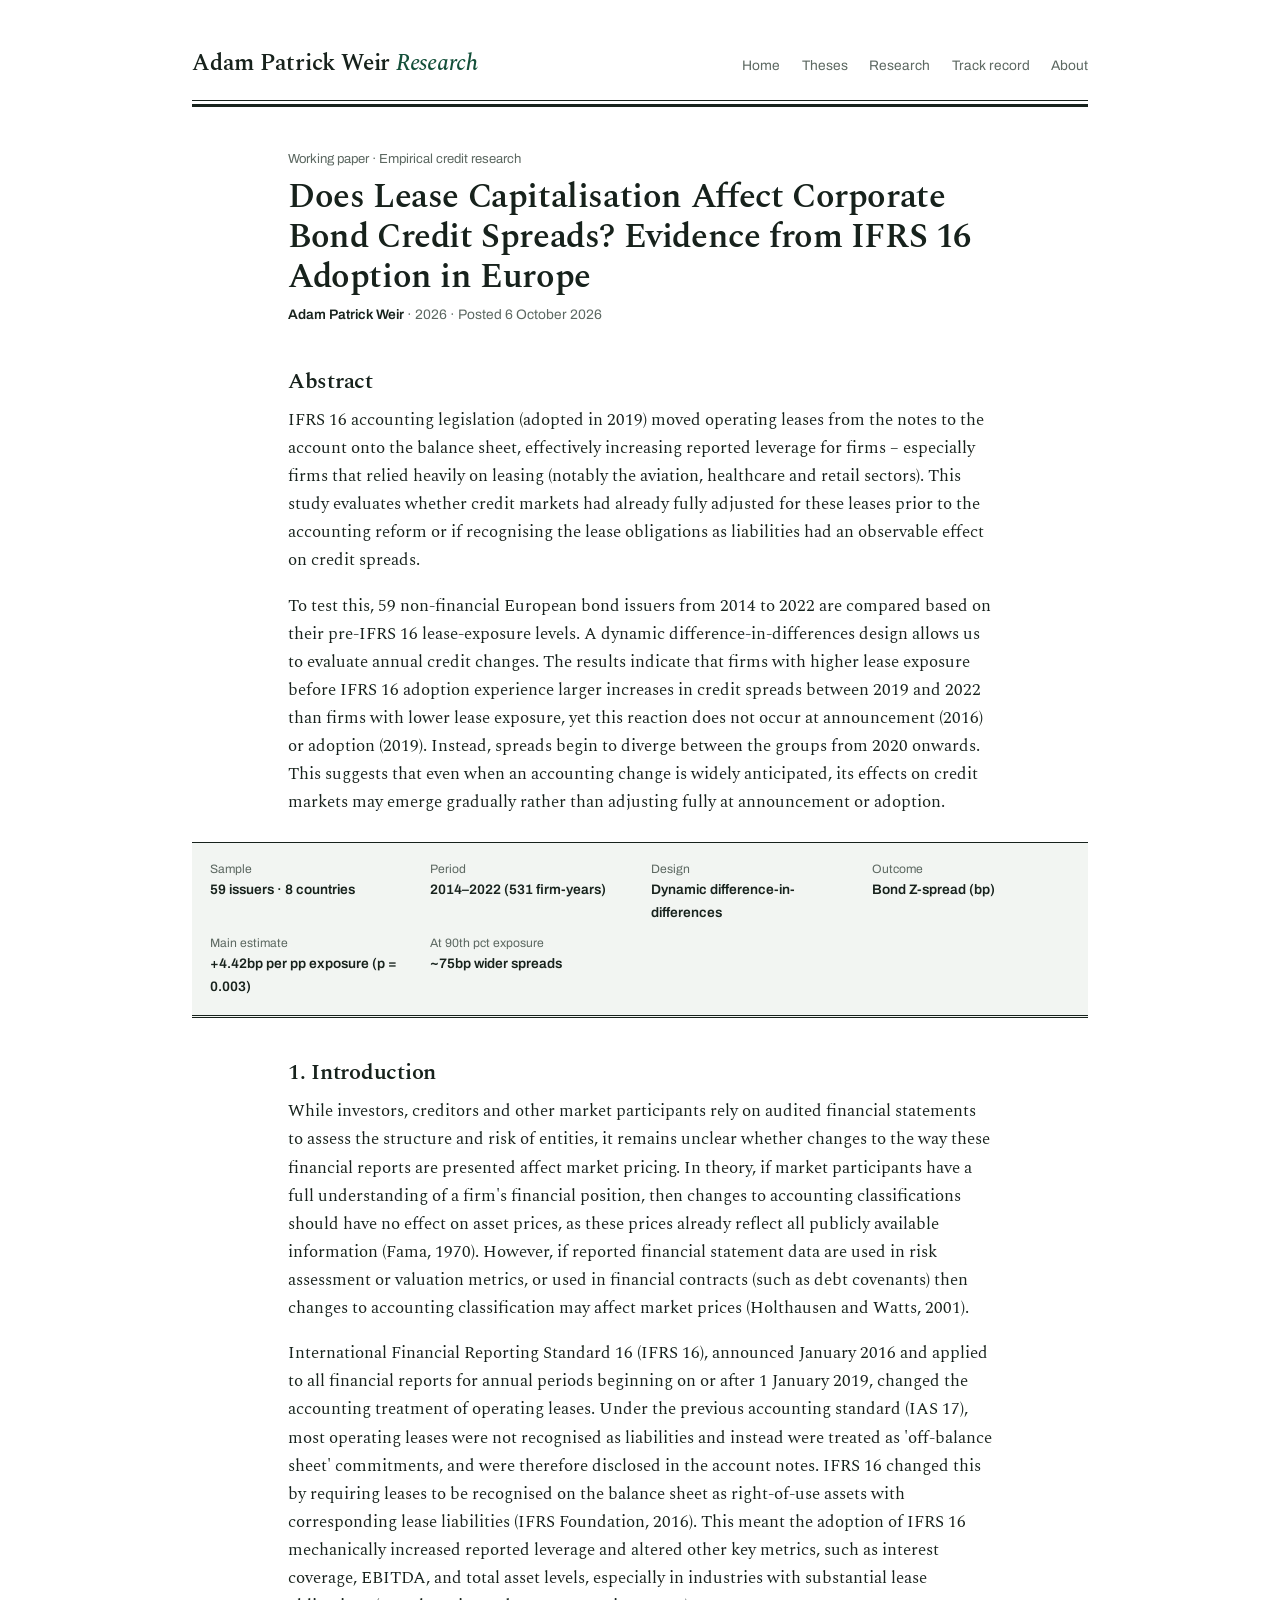
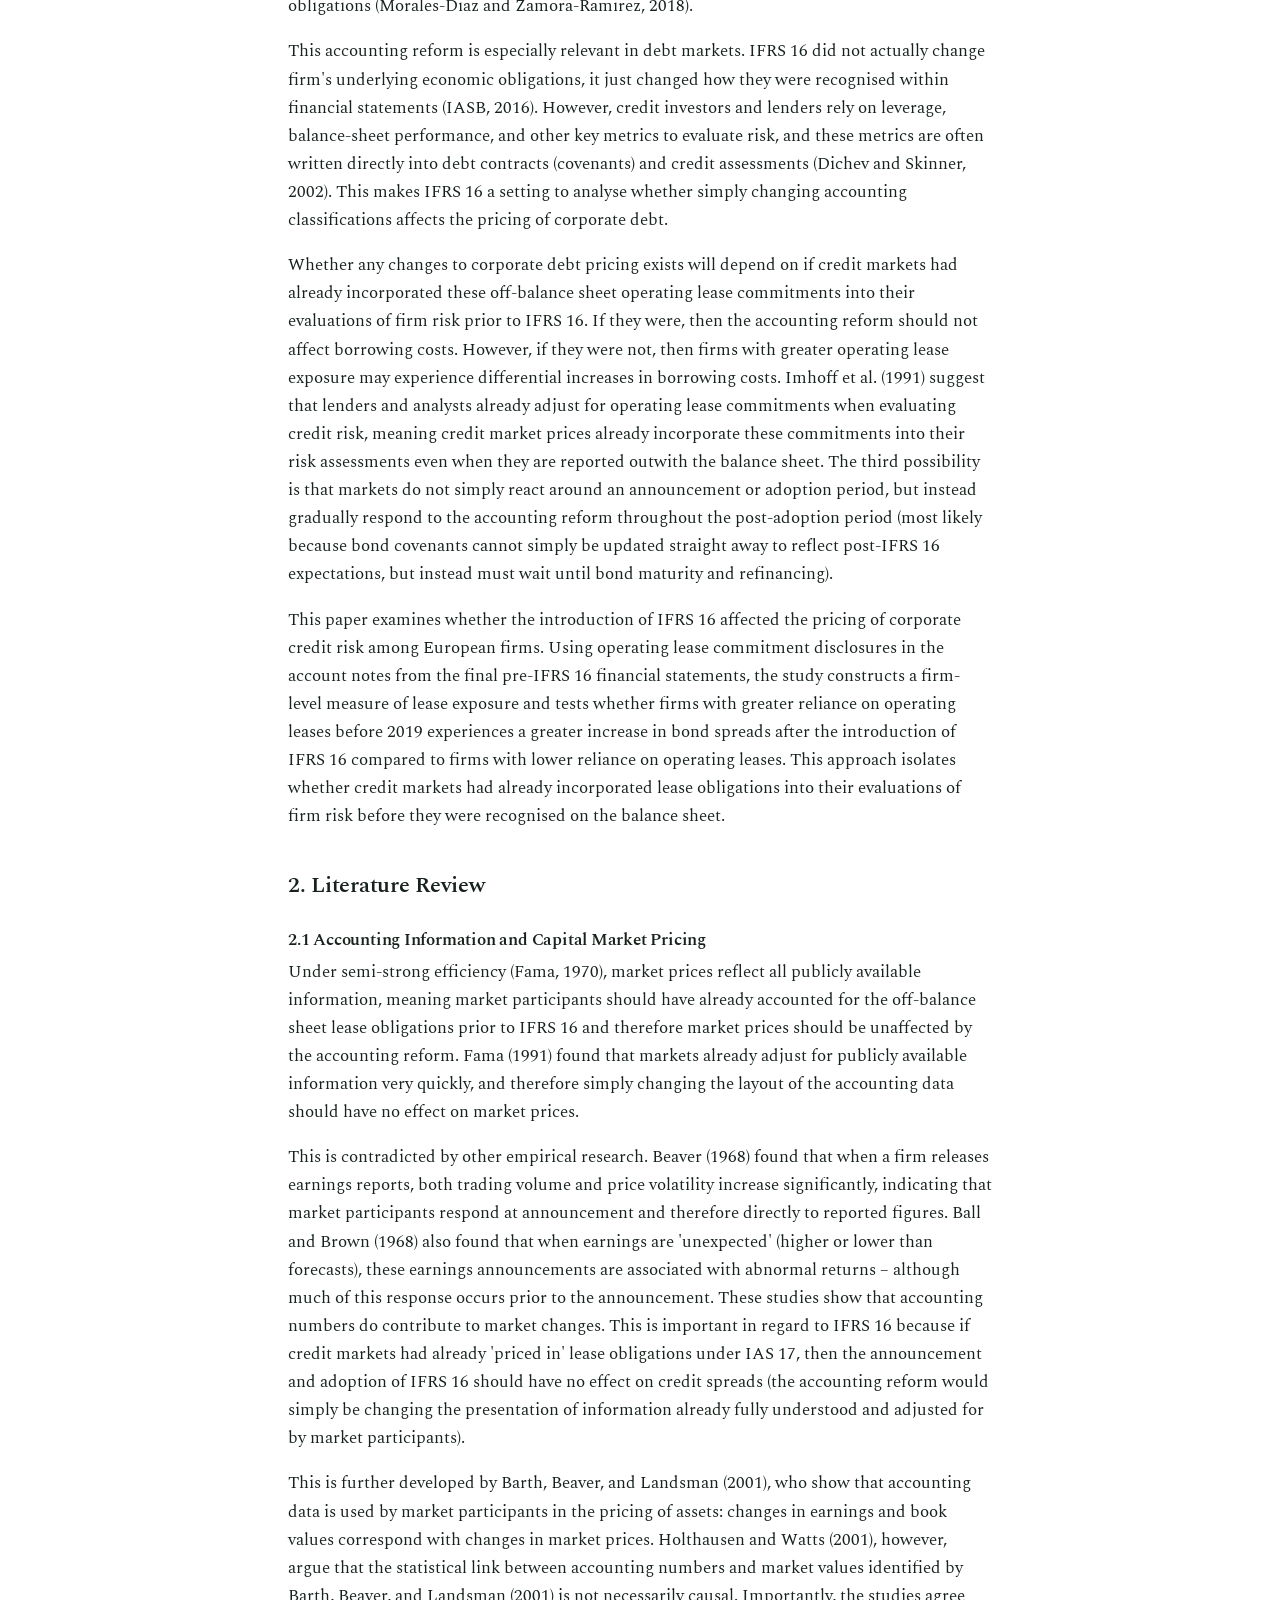
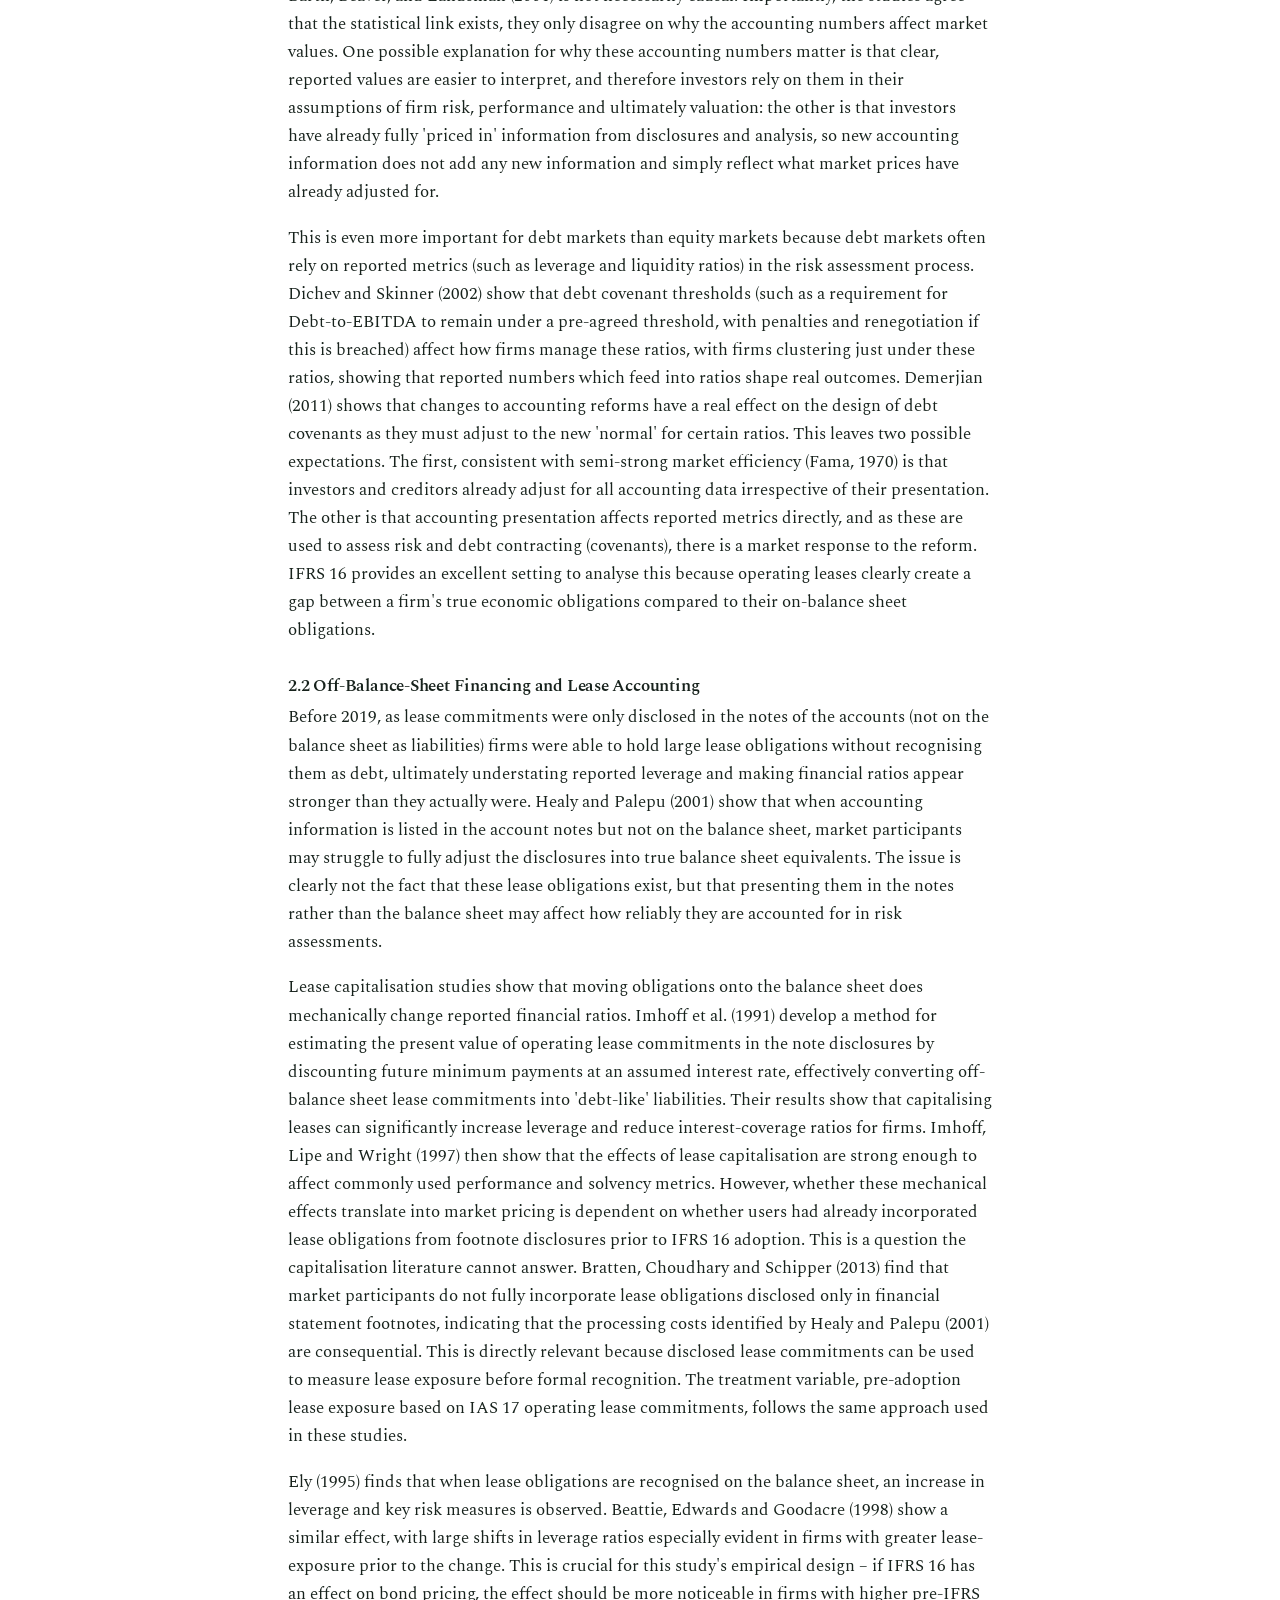
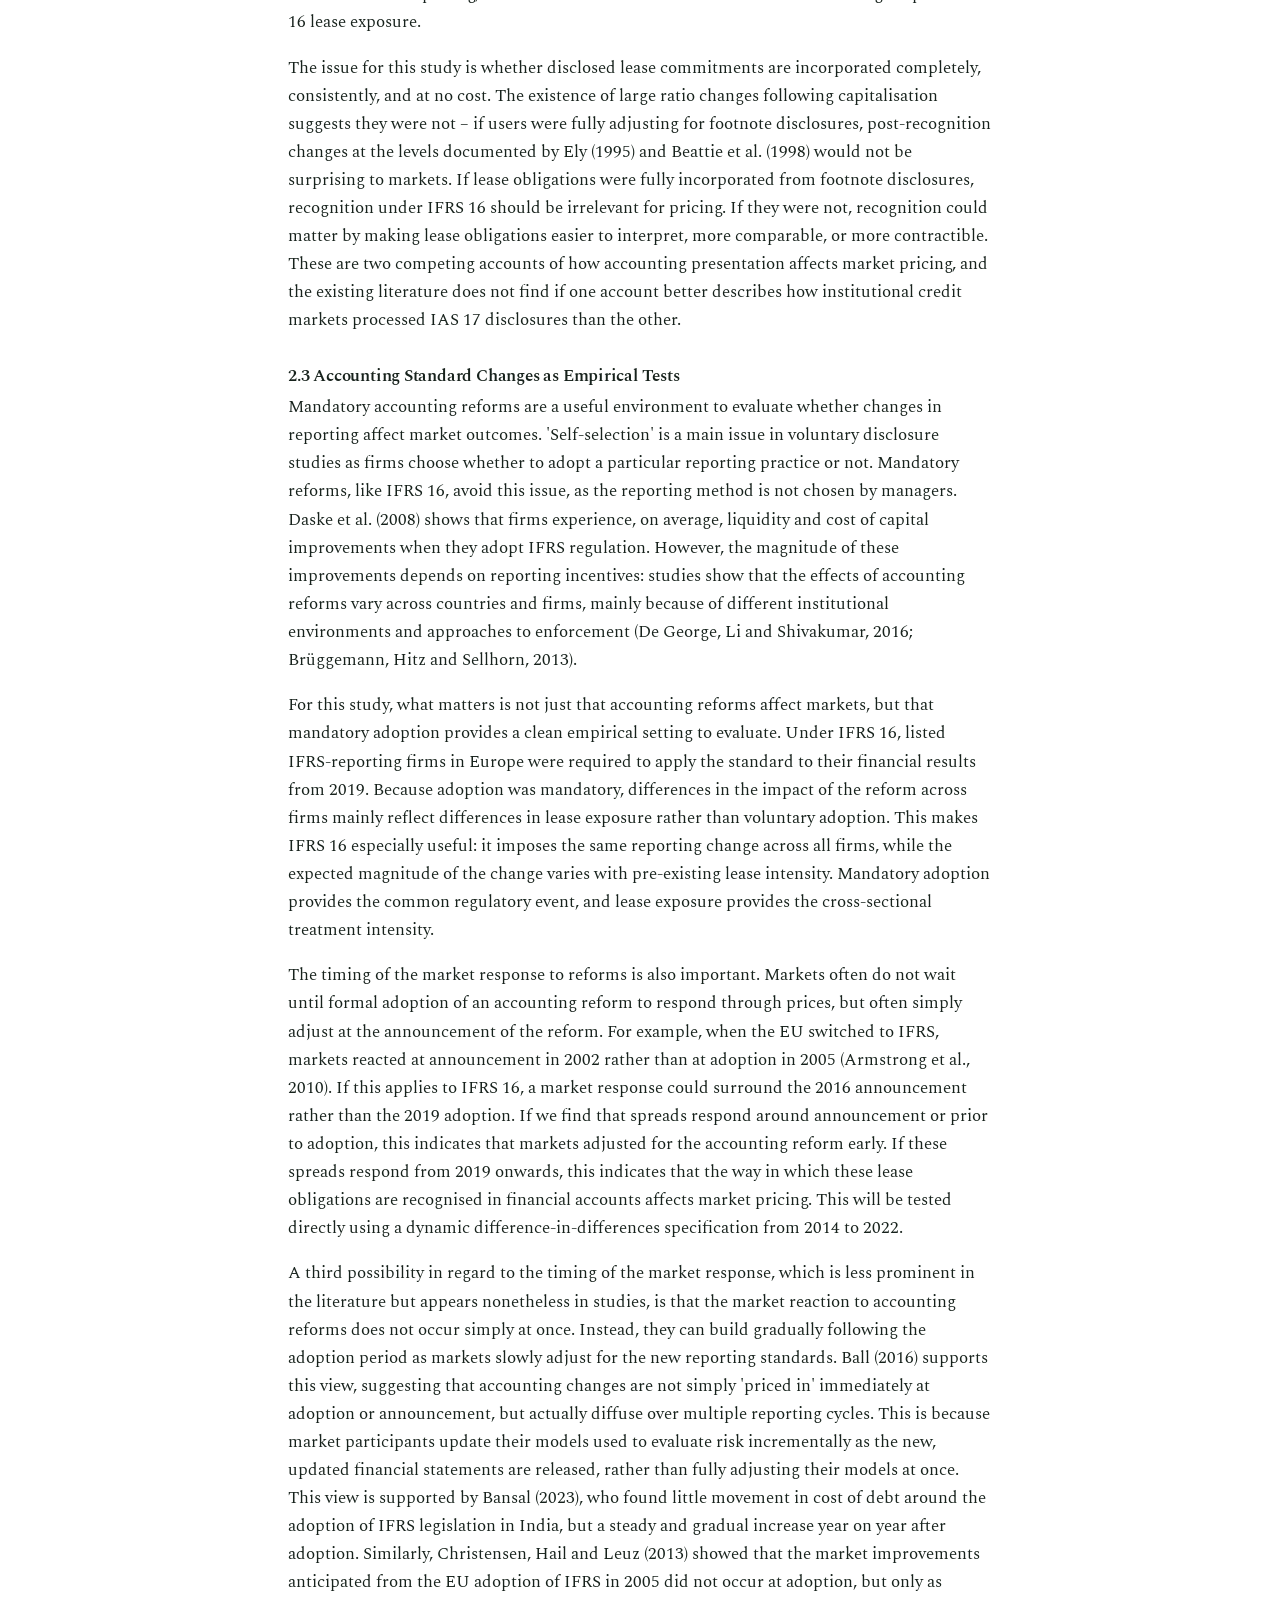
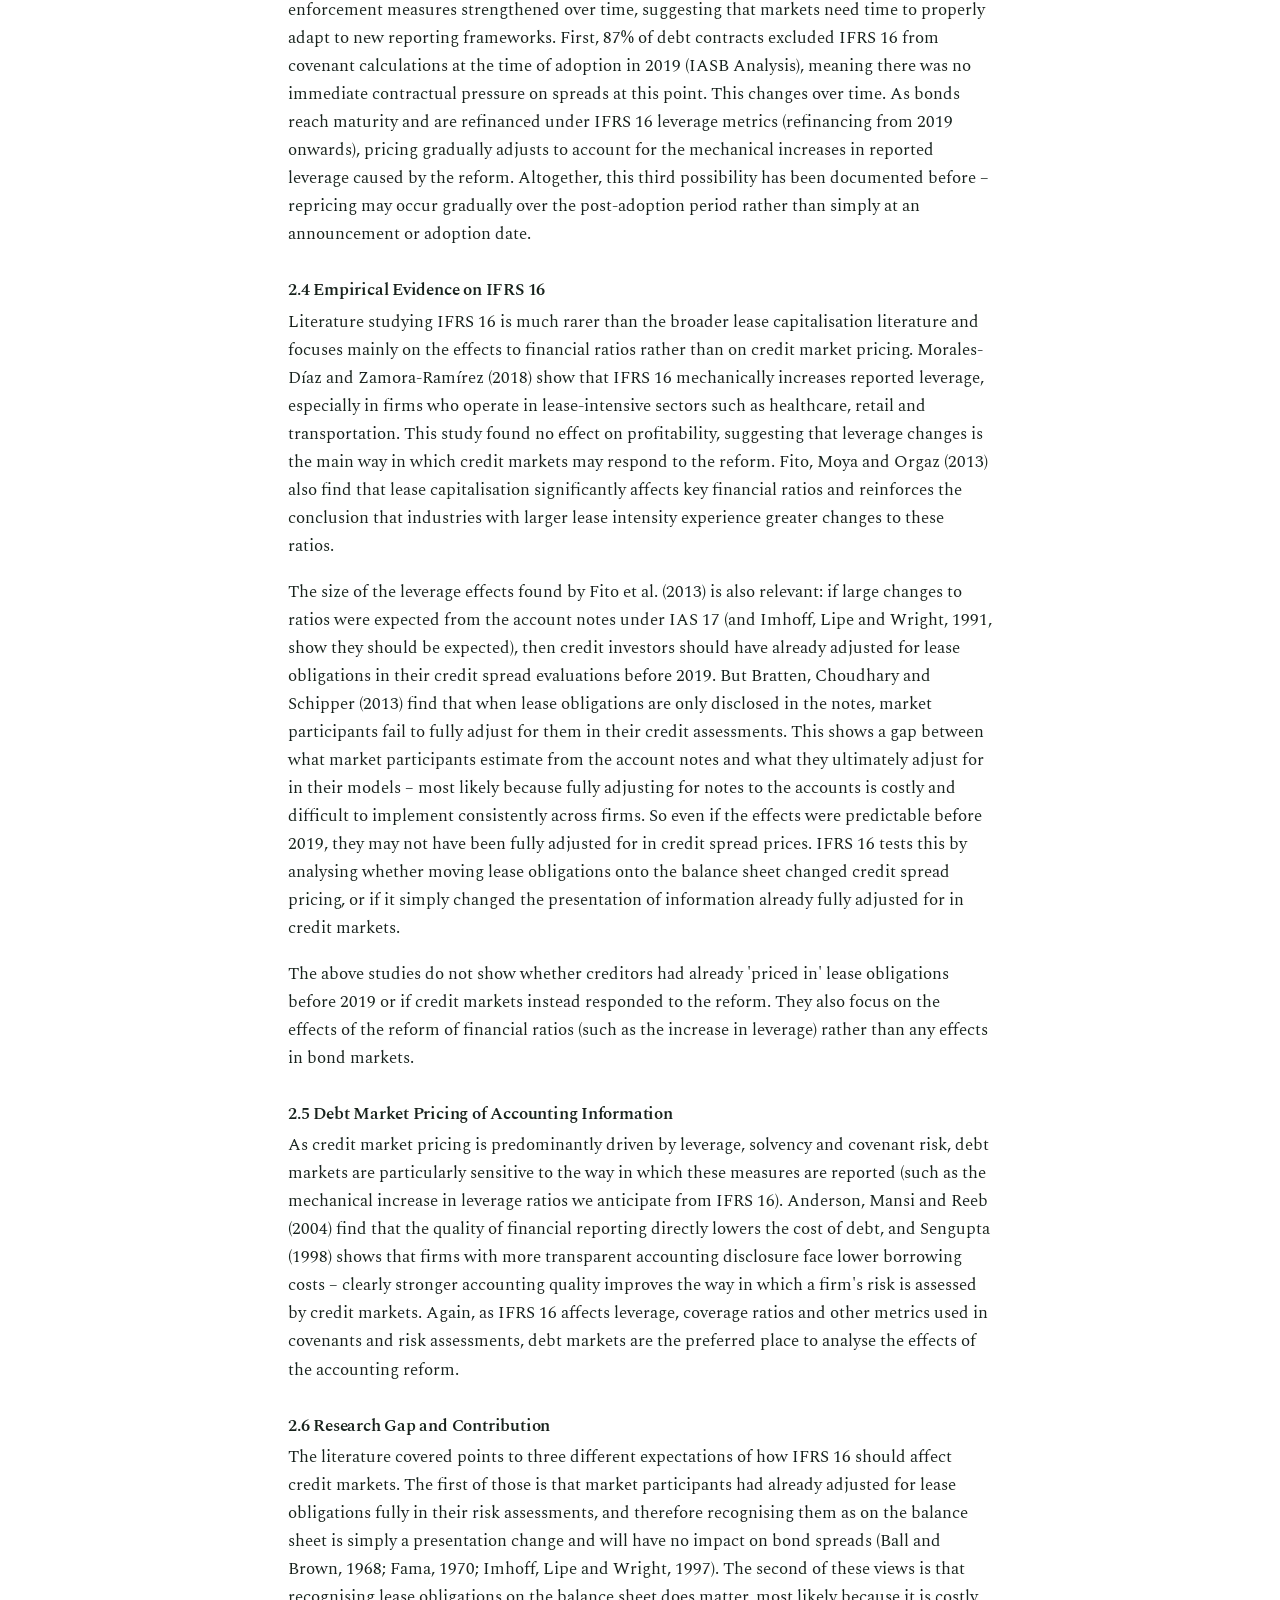
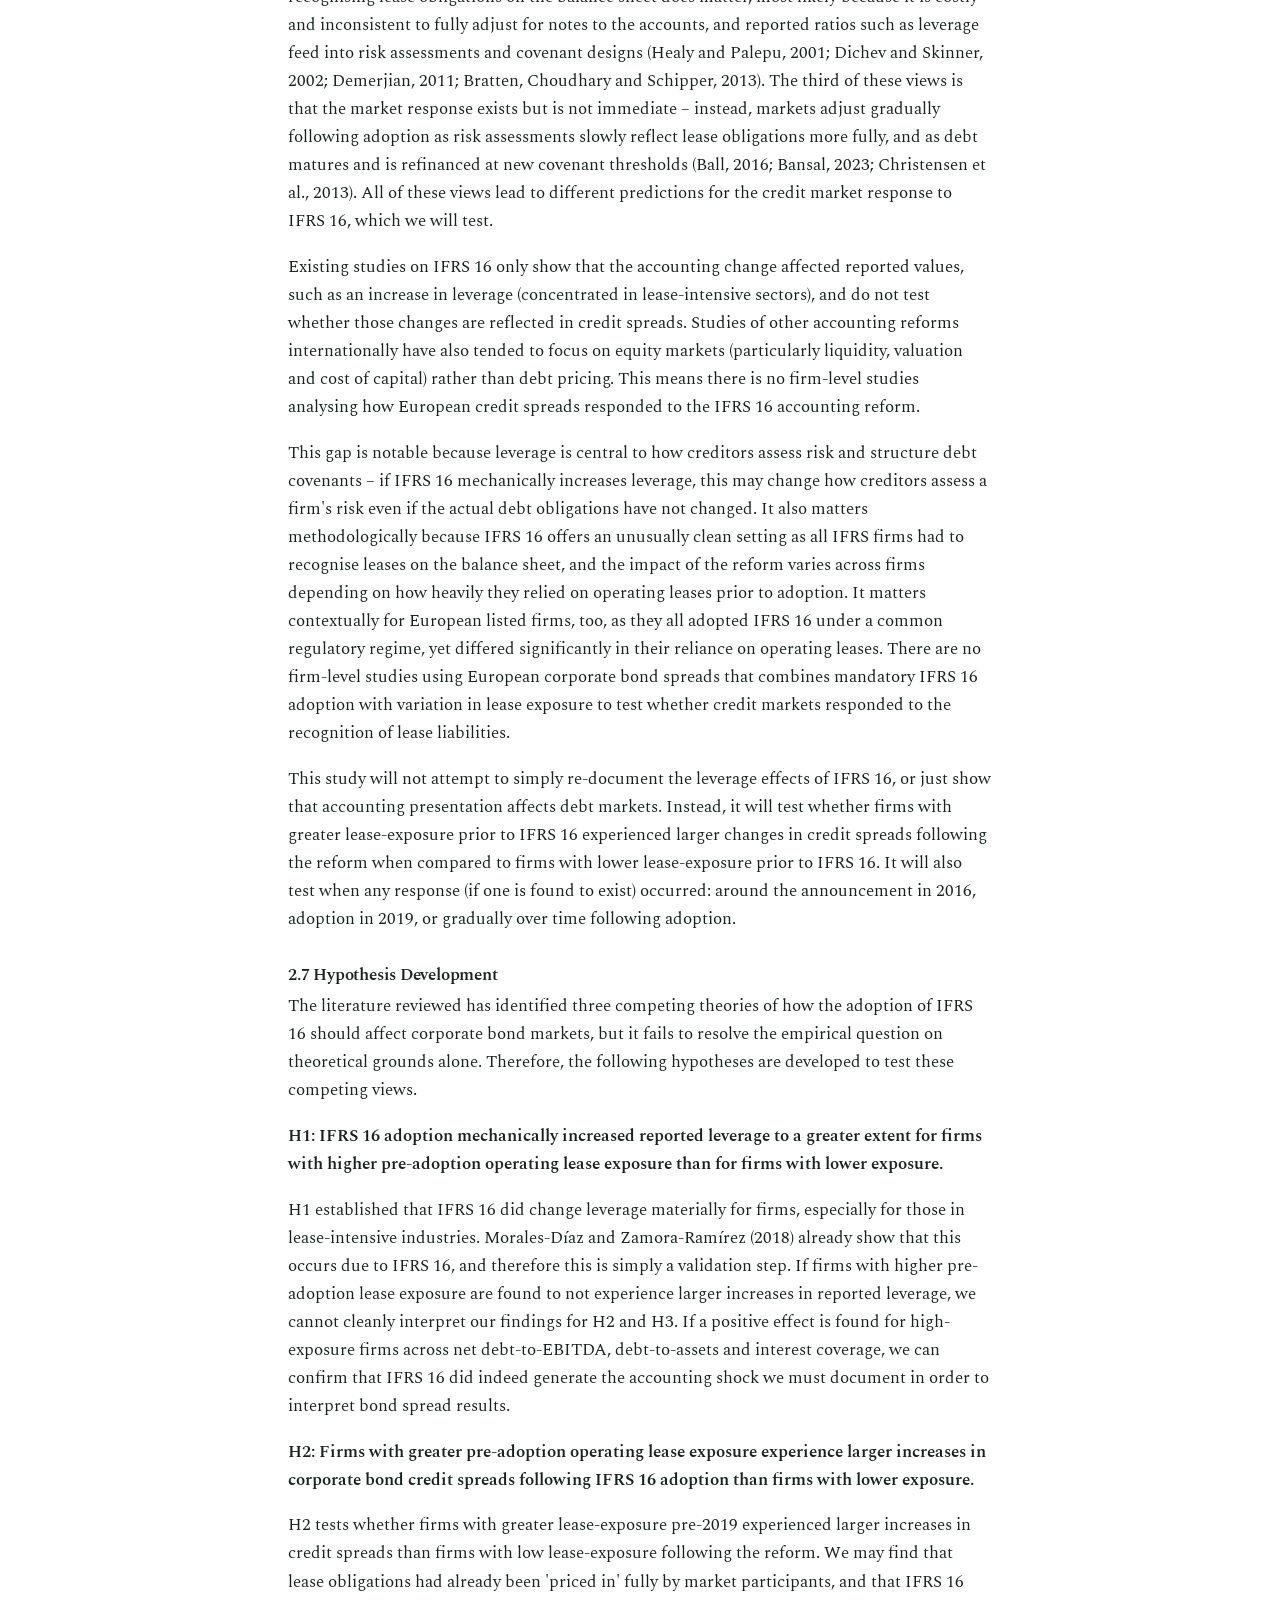
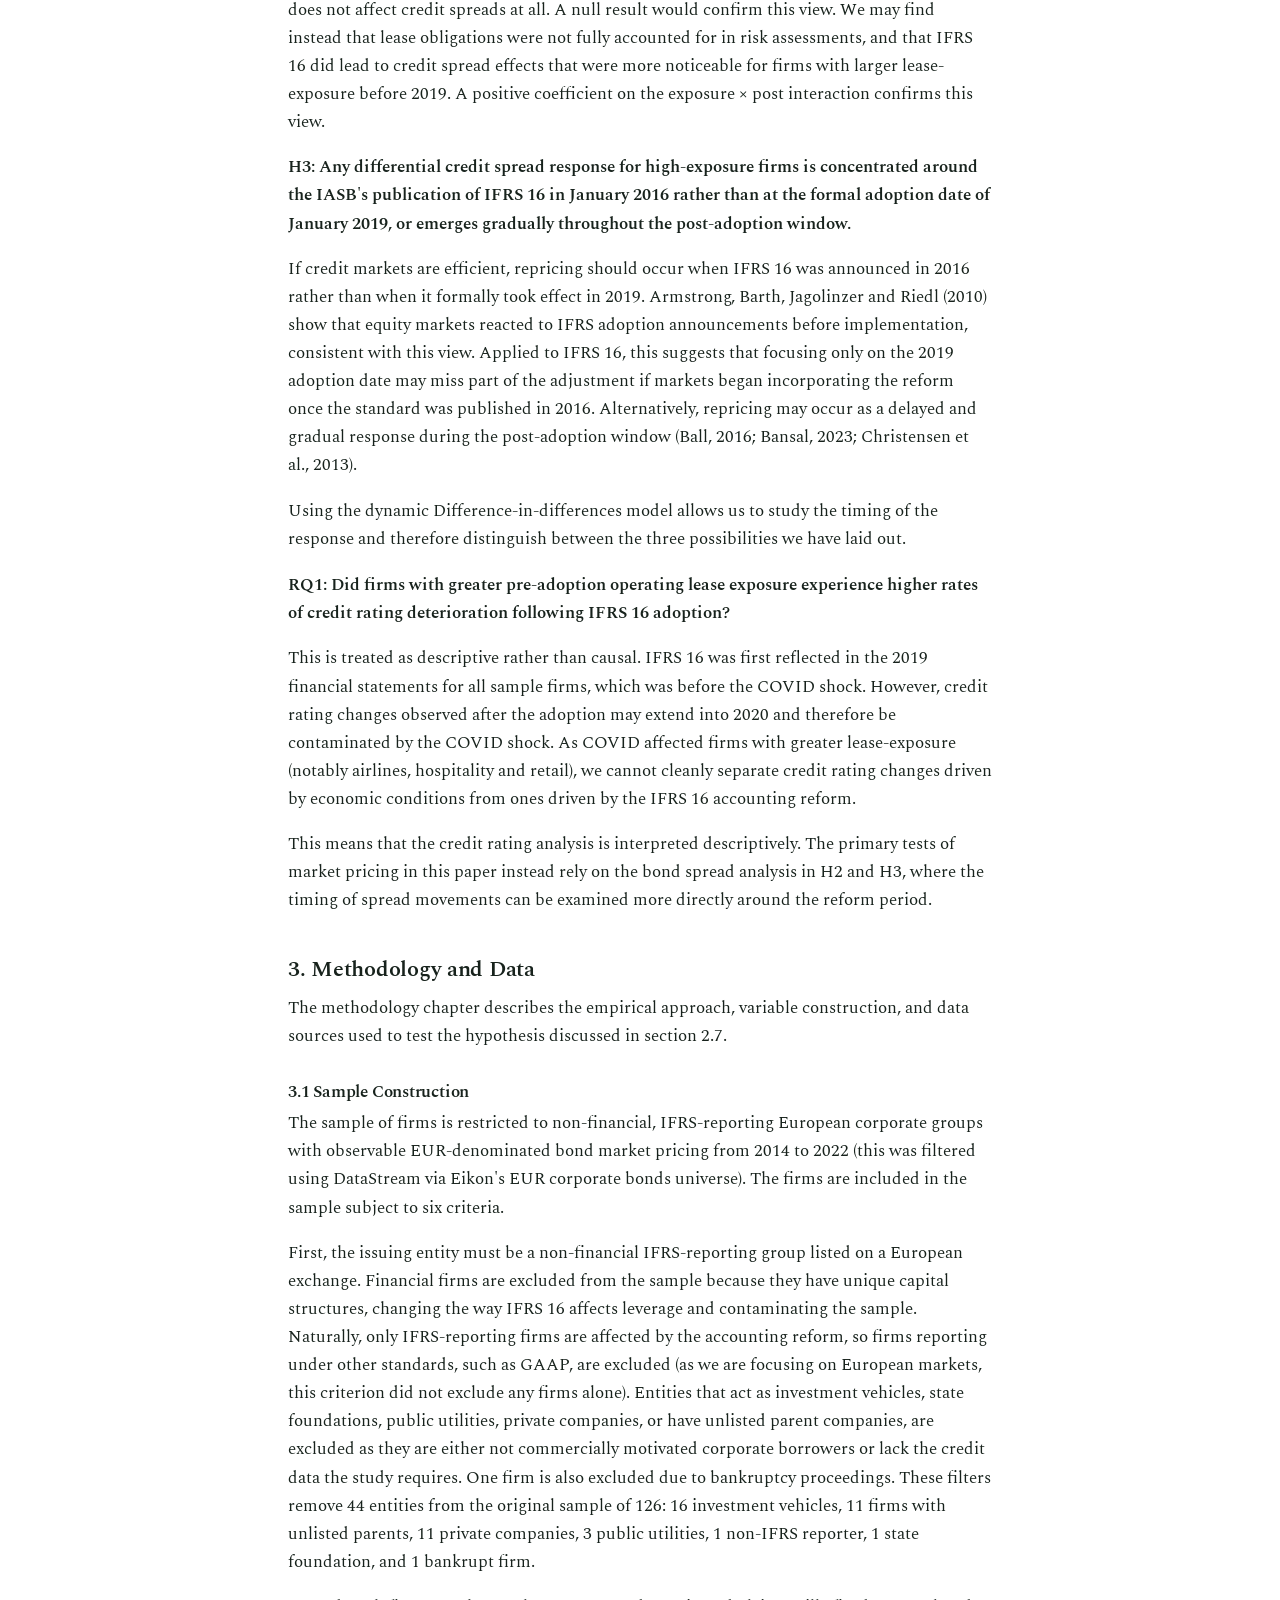
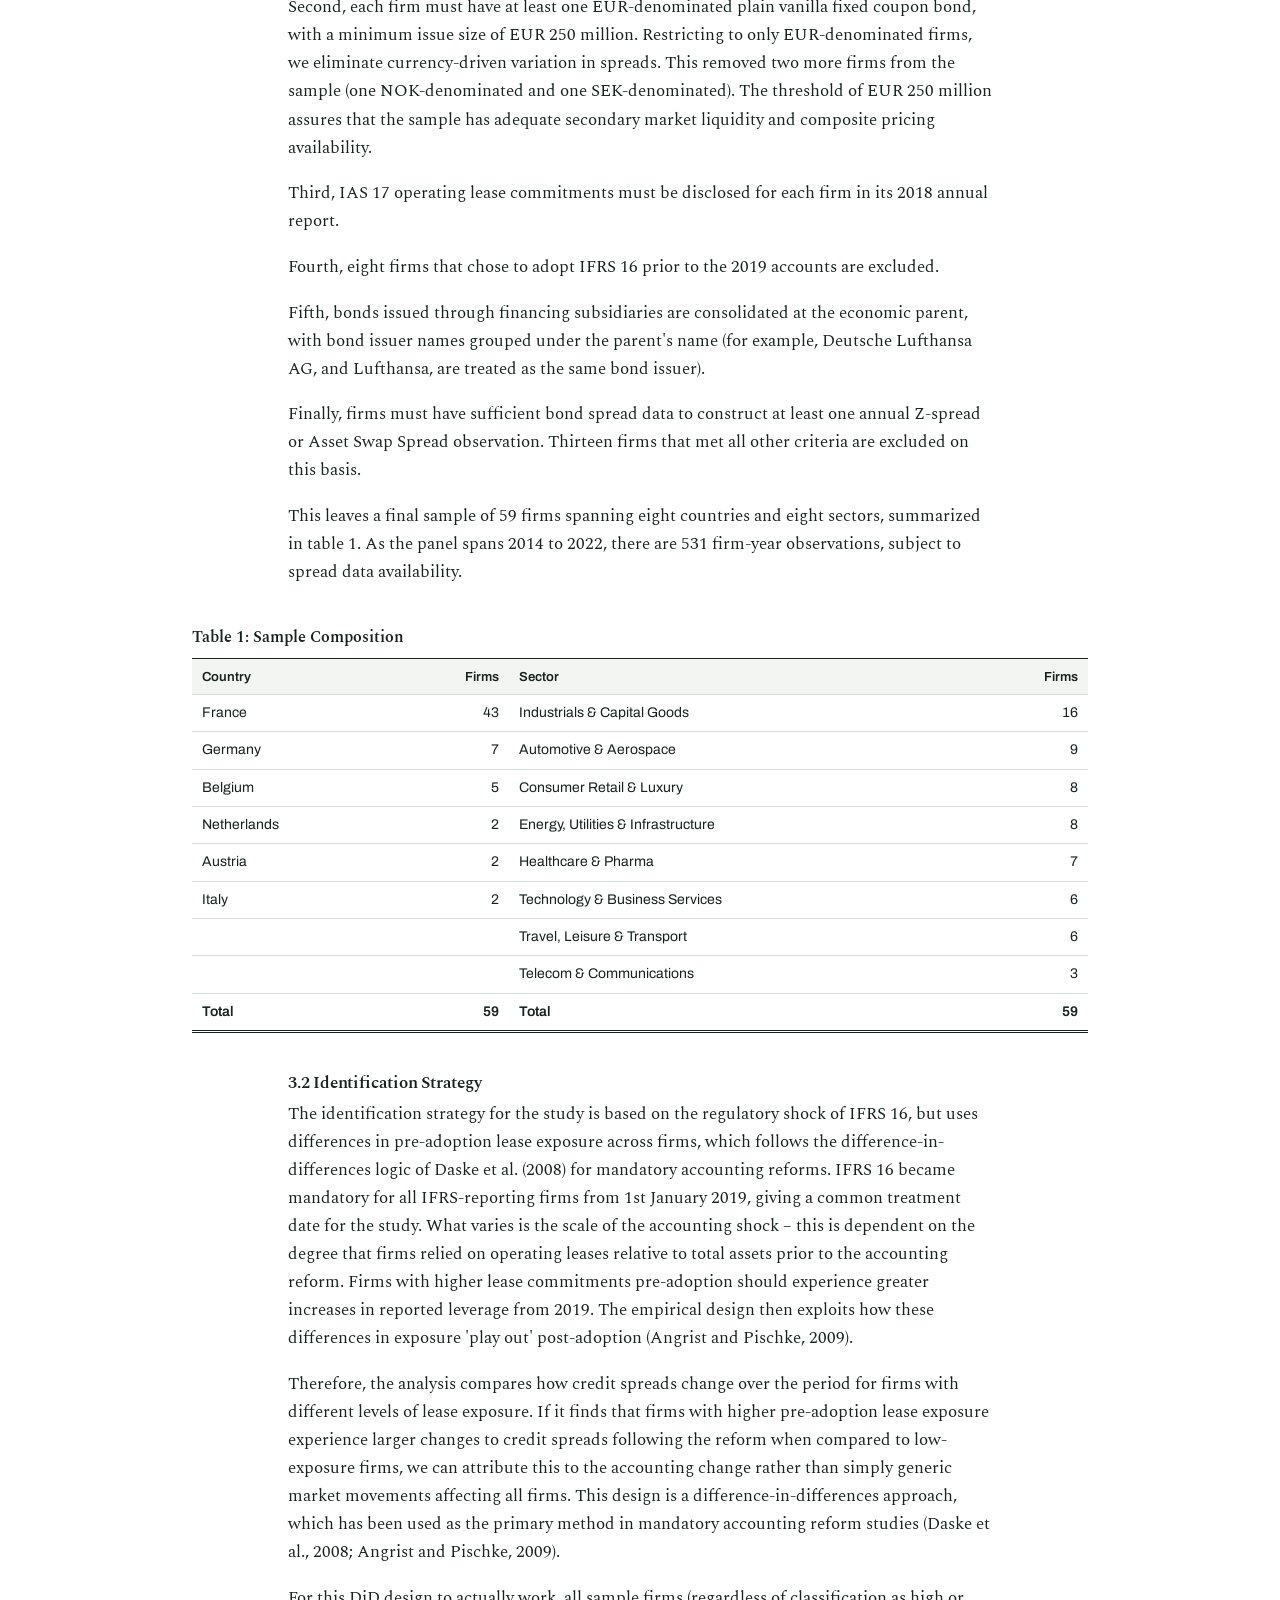
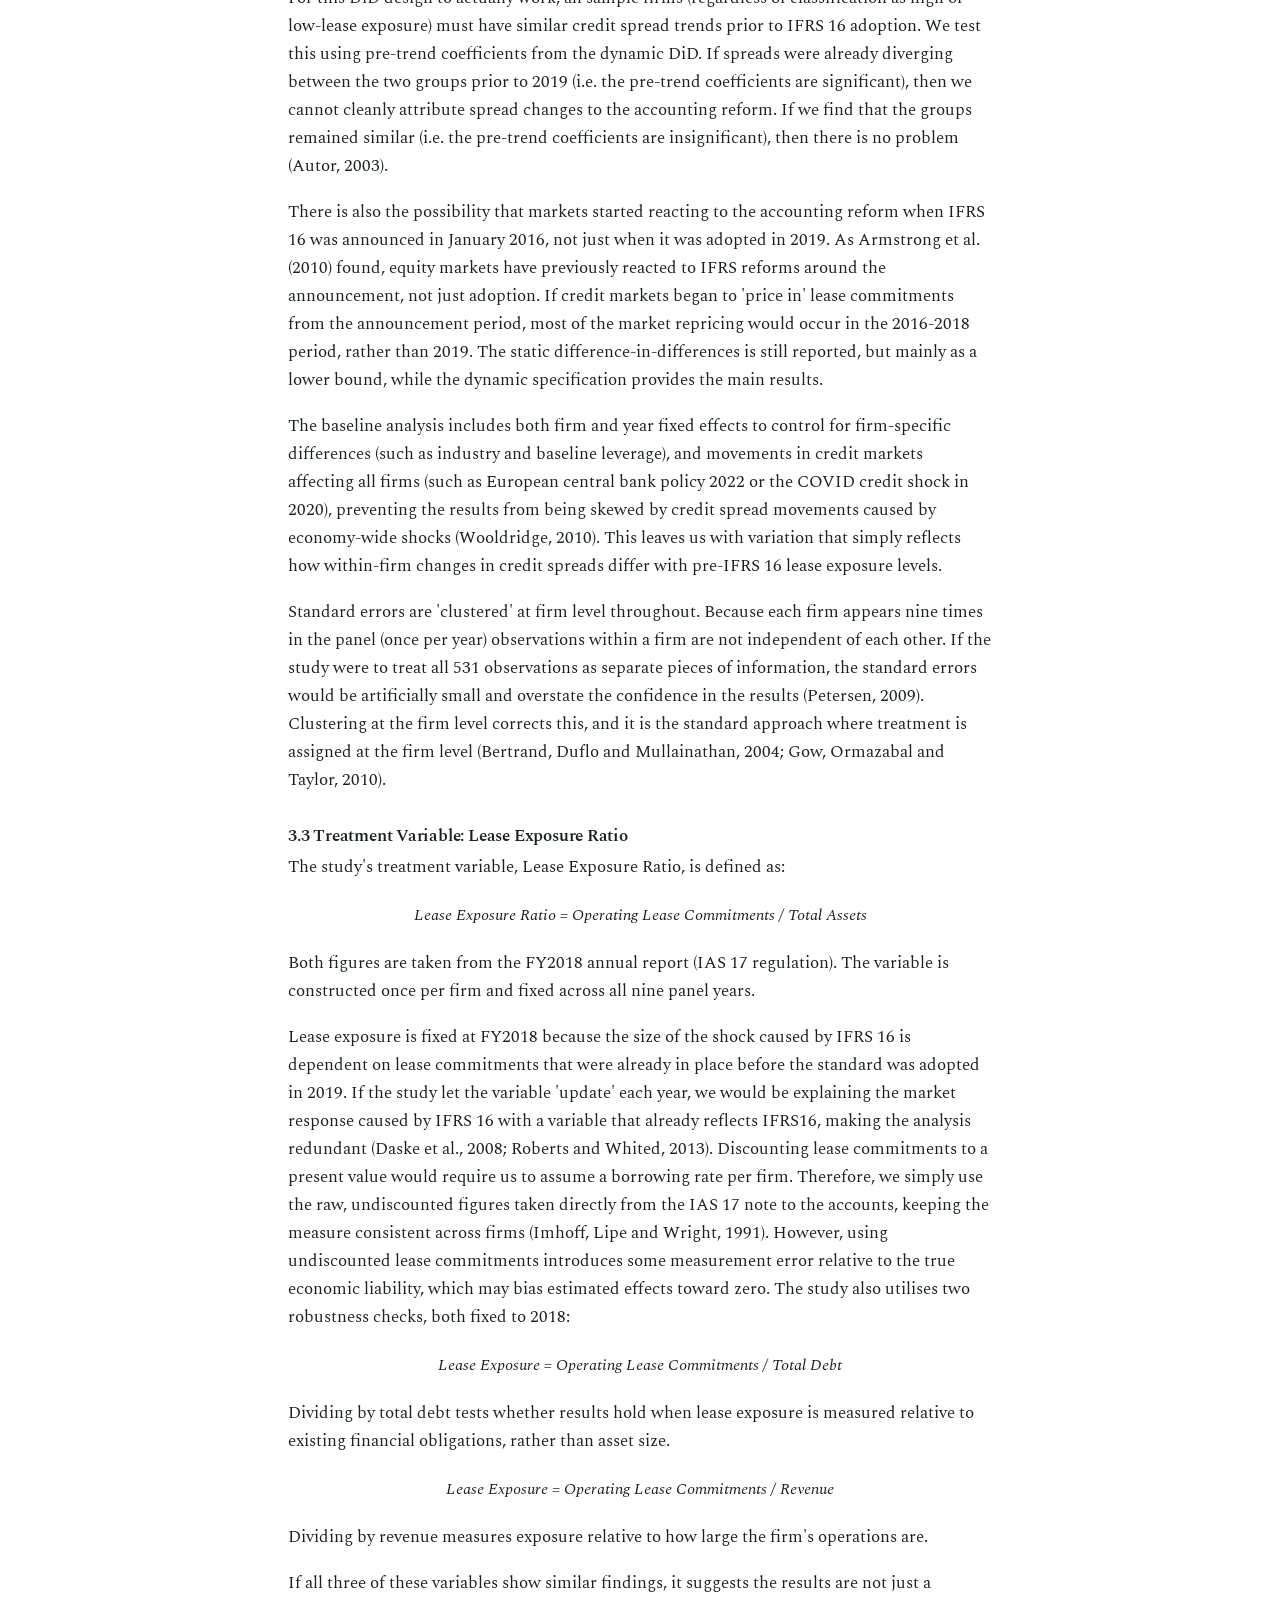
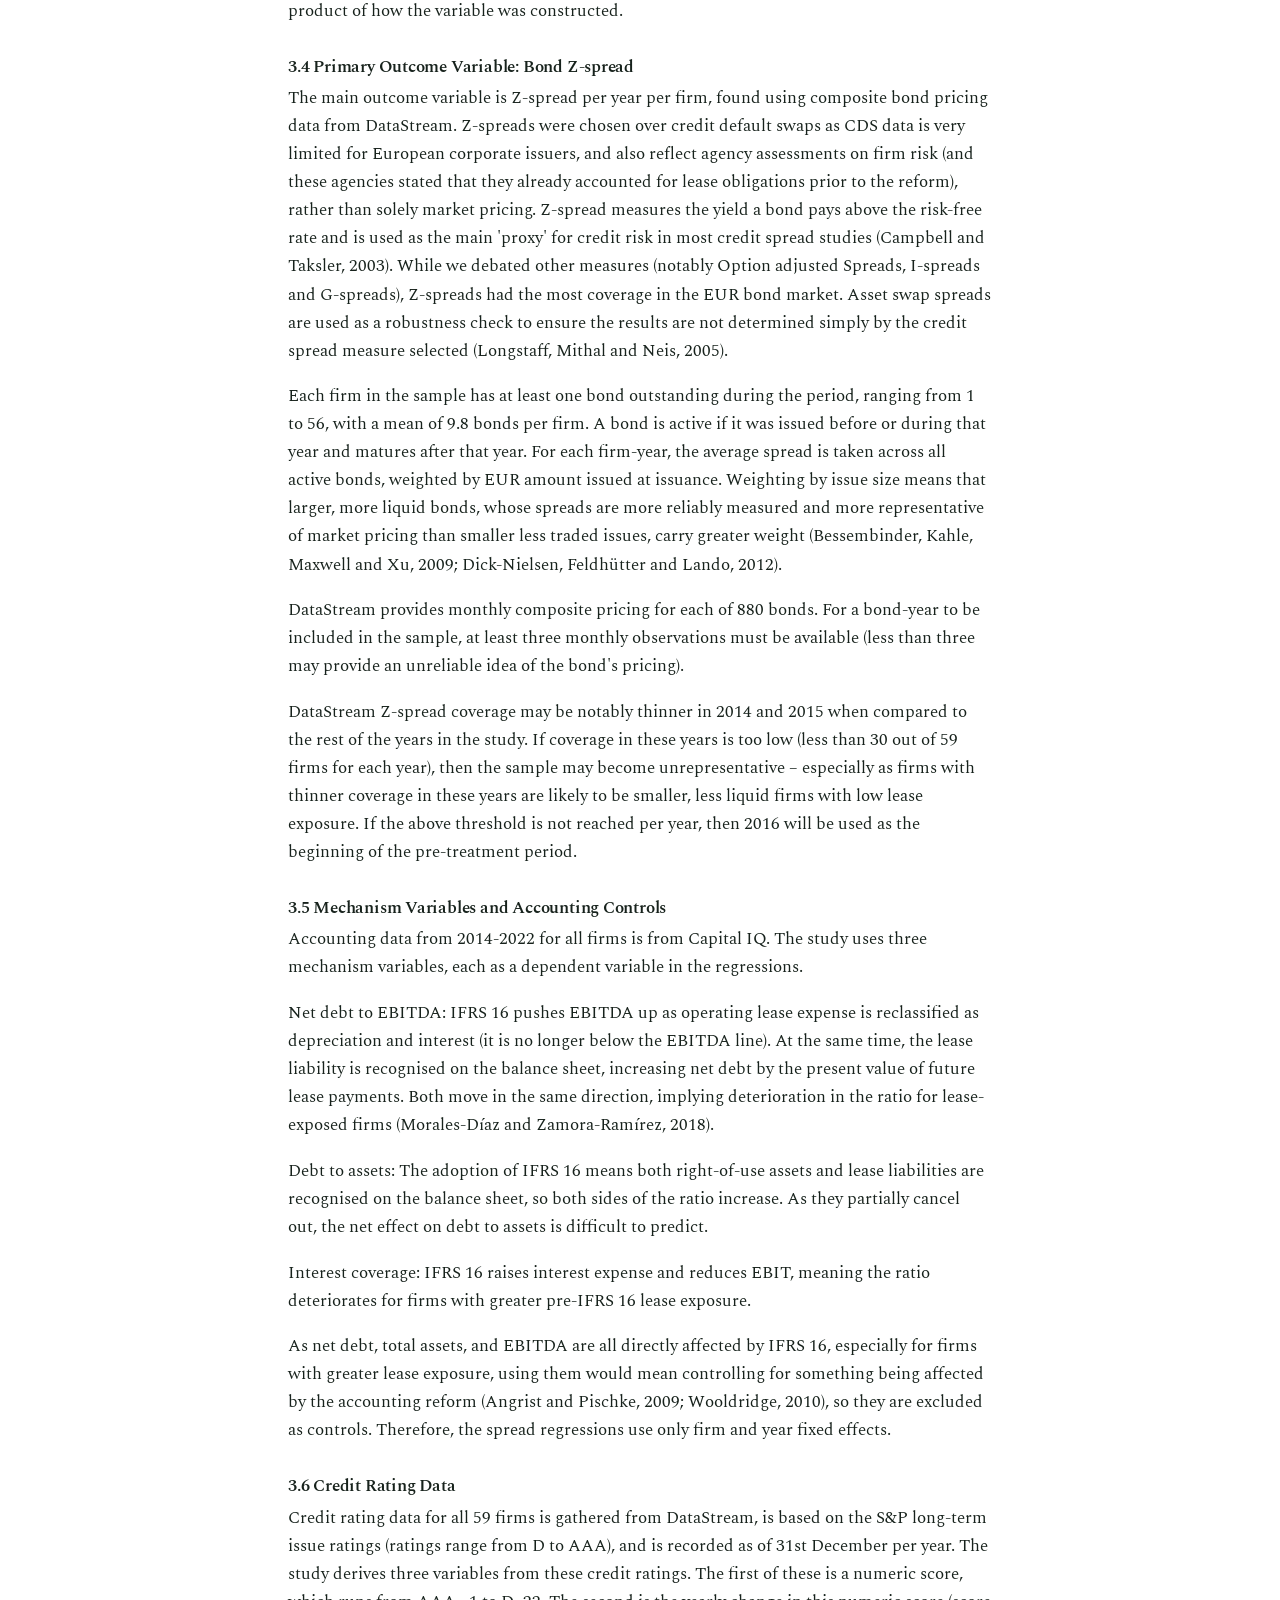
<file: research/ifrs16-credit-spreads.html>
<!doctype html>
<html lang="en">
<head>
<meta charset="utf-8">
<meta name="viewport" content="width=device-width, initial-scale=1">
<title>Lease Capitalisation and Credit Spreads · Adam Patrick Weir Research</title>
<meta name="description" content="Does lease capitalisation affect corporate bond credit spreads? Evidence from IFRS 16 adoption in Europe: 59 issuers, 2014–2022, dynamic difference-in-differences.">
<link rel="icon" type="image/svg+xml" href="../assets/favicon.svg">
<meta property="og:title" content="Lease Capitalisation and Credit Spreads · Adam Patrick Weir Research">
<meta property="og:description" content="Does lease capitalisation affect corporate bond credit spreads? Evidence from IFRS 16 adoption in Europe: 59 issuers, 2014–2022, dynamic difference-in-differences.">
<meta property="og:type" content="article">
<meta property="og:site_name" content="Adam Patrick Weir Research">
<meta property="og:image" content="https://adamweir4.github.io/research/assets/og-card.png">
<meta property="og:image:width" content="1200">
<meta property="og:image:height" content="630">
<meta name="twitter:card" content="summary_large_image">
<link rel="preconnect" href="https://fonts.googleapis.com">
<link rel="preconnect" href="https://fonts.gstatic.com" crossorigin>
<link href="https://fonts.googleapis.com/css2?family=Archivo:wght@400;600&family=Spectral:ital,wght@0,400;0,600;1,400;1,500&display=swap" rel="stylesheet">
<link rel="stylesheet" href="../assets/style.css?v=20261012">
</head>
<body>
<div class="shell">

<header class="masthead">
  <div class="masthead-inner masthead-row" style="max-width: var(--col-wide);">
    <a class="wordmark" href="../index.html">Adam Patrick Weir <em>Research</em></a>
    <nav class="site-nav" aria-label="Site">
      <a href="../index.html">Home</a>
      <a href="../theses.html">Theses</a>
      <a href="../research.html">Research</a>
      <a href="../track-record.html">Track record</a>
      <a href="../about.html">About</a>
    </nav>
  </div>
</header>

<main>
  <article>
    <div class="prose">
      <p class="kicker">Working paper · Empirical credit research</p>
      <h1>Does Lease Capitalisation Affect Corporate Bond Credit Spreads? Evidence from IFRS 16 Adoption in Europe</h1>
      <p class="byline"><b>Adam Patrick Weir</b> · 2026 · Posted 6 October 2026</p>

      <h2>Abstract</h2>
      <p>IFRS 16 accounting legislation (adopted in 2019) moved operating leases from the notes to the account onto the balance sheet, effectively increasing reported leverage for firms – especially firms that relied heavily on leasing (notably the aviation, healthcare and retail sectors). This study evaluates whether credit markets had already fully adjusted for these leases prior to the accounting reform or if recognising the lease obligations as liabilities had an observable effect on credit spreads.</p>
      <p>To test this, 59 non-financial European bond issuers from 2014 to 2022 are compared based on their pre-IFRS 16 lease-exposure levels. A dynamic difference-in-differences design allows us to evaluate annual credit changes. The results indicate that firms with higher lease exposure before IFRS 16 adoption experience larger increases in credit spreads between 2019 and 2022 than firms with lower lease exposure, yet this reaction does not occur at announcement (2016) or adoption (2019). Instead, spreads begin to diverge between the groups from 2020 onwards. This suggests that even when an accounting change is widely anticipated, its effects on credit markets may emerge gradually rather than adjusting fully at announcement or adoption.</p>
    </div>

    <div class="wide">
      <div class="pitch-facts">
        <div><span>Sample</span><b>59 issuers · 8 countries</b></div>
        <div><span>Period</span><b>2014–2022 (531 firm-years)</b></div>
        <div><span>Design</span><b>Dynamic difference-in-differences</b></div>
        <div><span>Outcome</span><b>Bond Z-spread (bp)</b></div>
        <div><span>Main estimate</span><b>+4.42bp per pp exposure (p = 0.003)</b></div>
        <div><span>At 90th pct exposure</span><b>~75bp wider spreads</b></div>
      </div>
    </div>

    <div class="prose">
      <h2>1. Introduction</h2>
      <p>While investors, creditors and other market participants rely on audited financial statements to assess the structure and risk of entities, it remains unclear whether changes to the way these financial reports are presented affect market pricing. In theory, if market participants have a full understanding of a firm's financial position, then changes to accounting classifications should have no effect on asset prices, as these prices already reflect all publicly available information (Fama, 1970). However, if reported financial statement data are used in risk assessment or valuation metrics, or used in financial contracts (such as debt covenants) then changes to accounting classification may affect market prices (Holthausen and Watts, 2001).</p>
      <p>International Financial Reporting Standard 16 (IFRS 16), announced January 2016 and applied to all financial reports for annual periods beginning on or after 1 January 2019, changed the accounting treatment of operating leases. Under the previous accounting standard (IAS 17), most operating leases were not recognised as liabilities and instead were treated as 'off-balance sheet' commitments, and were therefore disclosed in the account notes. IFRS 16 changed this by requiring leases to be recognised on the balance sheet as right-of-use assets with corresponding lease liabilities (IFRS Foundation, 2016). This meant the adoption of IFRS 16 mechanically increased reported leverage and altered other key metrics, such as interest coverage, EBITDA, and total asset levels, especially in industries with substantial lease obligations (Morales-Diaz and Zamora-Ramirez, 2018).</p>
      <p>This accounting reform is especially relevant in debt markets. IFRS 16 did not actually change firm's underlying economic obligations, it just changed how they were recognised within financial statements (IASB, 2016). However, credit investors and lenders rely on leverage, balance-sheet performance, and other key metrics to evaluate risk, and these metrics are often written directly into debt contracts (covenants) and credit assessments (Dichev and Skinner, 2002). This makes IFRS 16 a setting to analyse whether simply changing accounting classifications affects the pricing of corporate debt.</p>
      <p>Whether any changes to corporate debt pricing exists will depend on if credit markets had already incorporated these off-balance sheet operating lease commitments into their evaluations of firm risk prior to IFRS 16. If they were, then the accounting reform should not affect borrowing costs. However, if they were not, then firms with greater operating lease exposure may experience differential increases in borrowing costs. Imhoff et al. (1991) suggest that lenders and analysts already adjust for operating lease commitments when evaluating credit risk, meaning credit market prices already incorporate these commitments into their risk assessments even when they are reported outwith the balance sheet. The third possibility is that markets do not simply react around an announcement or adoption period, but instead gradually respond to the accounting reform throughout the post-adoption period (most likely because bond covenants cannot simply be updated straight away to reflect post-IFRS 16 expectations, but instead must wait until bond maturity and refinancing).</p>
      <p>This paper examines whether the introduction of IFRS 16 affected the pricing of corporate credit risk among European firms. Using operating lease commitment disclosures in the account notes from the final pre-IFRS 16 financial statements, the study constructs a firm-level measure of lease exposure and tests whether firms with greater reliance on operating leases before 2019 experiences a greater increase in bond spreads after the introduction of IFRS 16 compared to firms with lower reliance on operating leases. This approach isolates whether credit markets had already incorporated lease obligations into their evaluations of firm risk before they were recognised on the balance sheet.</p>

      <h2>2. Literature Review</h2>
      <h3>2.1 Accounting Information and Capital Market Pricing</h3>
      <p>Under semi-strong efficiency (Fama, 1970), market prices reflect all publicly available information, meaning market participants should have already accounted for the off-balance sheet lease obligations prior to IFRS 16 and therefore market prices should be unaffected by the accounting reform. Fama (1991) found that markets already adjust for publicly available information very quickly, and therefore simply changing the layout of the accounting data should have no effect on market prices.</p>
      <p>This is contradicted by other empirical research. Beaver (1968) found that when a firm releases earnings reports, both trading volume and price volatility increase significantly, indicating that market participants respond at announcement and therefore directly to reported figures. Ball and Brown (1968) also found that when earnings are 'unexpected' (higher or lower than forecasts), these earnings announcements are associated with abnormal returns – although much of this response occurs prior to the announcement. These studies show that accounting numbers do contribute to market changes. This is important in regard to IFRS 16 because if credit markets had already 'priced in' lease obligations under IAS 17, then the announcement and adoption of IFRS 16 should have no effect on credit spreads (the accounting reform would simply be changing the presentation of information already fully understood and adjusted for by market participants).</p>
      <p>This is further developed by Barth, Beaver, and Landsman (2001), who show that accounting data is used by market participants in the pricing of assets: changes in earnings and book values correspond with changes in market prices. Holthausen and Watts (2001), however, argue that the statistical link between accounting numbers and market values identified by Barth, Beaver, and Landsman (2001) is not necessarily causal. Importantly, the studies agree that the statistical link exists, they only disagree on why the accounting numbers affect market values. One possible explanation for why these accounting numbers matter is that clear, reported values are easier to interpret, and therefore investors rely on them in their assumptions of firm risk, performance and ultimately valuation: the other is that investors have already fully 'priced in' information from disclosures and analysis, so new accounting information does not add any new information and simply reflect what market prices have already adjusted for.</p>
      <p>This is even more important for debt markets than equity markets because debt markets often rely on reported metrics (such as leverage and liquidity ratios) in the risk assessment process. Dichev and Skinner (2002) show that debt covenant thresholds (such as a requirement for Debt-to-EBITDA to remain under a pre-agreed threshold, with penalties and renegotiation if this is breached) affect how firms manage these ratios, with firms clustering just under these ratios, showing that reported numbers which feed into ratios shape real outcomes. Demerjian (2011) shows that changes to accounting reforms have a real effect on the design of debt covenants as they must adjust to the new 'normal' for certain ratios. This leaves two possible expectations. The first, consistent with semi-strong market efficiency (Fama, 1970) is that investors and creditors already adjust for all accounting data irrespective of their presentation. The other is that accounting presentation affects reported metrics directly, and as these are used to assess risk and debt contracting (covenants), there is a market response to the reform. IFRS 16 provides an excellent setting to analyse this because operating leases clearly create a gap between a firm's true economic obligations compared to their on-balance sheet obligations.</p>

      <h3>2.2 Off-Balance-Sheet Financing and Lease Accounting</h3>
      <p>Before 2019, as lease commitments were only disclosed in the notes of the accounts (not on the balance sheet as liabilities) firms were able to hold large lease obligations without recognising them as debt, ultimately understating reported leverage and making financial ratios appear stronger than they actually were. Healy and Palepu (2001) show that when accounting information is listed in the account notes but not on the balance sheet, market participants may struggle to fully adjust the disclosures into true balance sheet equivalents. The issue is clearly not the fact that these lease obligations exist, but that presenting them in the notes rather than the balance sheet may affect how reliably they are accounted for in risk assessments.</p>
      <p>Lease capitalisation studies show that moving obligations onto the balance sheet does mechanically change reported financial ratios. Imhoff et al. (1991) develop a method for estimating the present value of operating lease commitments in the note disclosures by discounting future minimum payments at an assumed interest rate, effectively converting off-balance sheet lease commitments into 'debt-like' liabilities. Their results show that capitalising leases can significantly increase leverage and reduce interest-coverage ratios for firms. Imhoff, Lipe and Wright (1997) then show that the effects of lease capitalisation are strong enough to affect commonly used performance and solvency metrics. However, whether these mechanical effects translate into market pricing is dependent on whether users had already incorporated lease obligations from footnote disclosures prior to IFRS 16 adoption. This is a question the capitalisation literature cannot answer. Bratten, Choudhary and Schipper (2013) find that market participants do not fully incorporate lease obligations disclosed only in financial statement footnotes, indicating that the processing costs identified by Healy and Palepu (2001) are consequential. This is directly relevant because disclosed lease commitments can be used to measure lease exposure before formal recognition. The treatment variable, pre-adoption lease exposure based on IAS 17 operating lease commitments, follows the same approach used in these studies.</p>
      <p>Ely (1995) finds that when lease obligations are recognised on the balance sheet, an increase in leverage and key risk measures is observed. Beattie, Edwards and Goodacre (1998) show a similar effect, with large shifts in leverage ratios especially evident in firms with greater lease-exposure prior to the change. This is crucial for this study's empirical design – if IFRS 16 has an effect on bond pricing, the effect should be more noticeable in firms with higher pre-IFRS 16 lease exposure.</p>
      <p>The issue for this study is whether disclosed lease commitments are incorporated completely, consistently, and at no cost. The existence of large ratio changes following capitalisation suggests they were not – if users were fully adjusting for footnote disclosures, post-recognition changes at the levels documented by Ely (1995) and Beattie et al. (1998) would not be surprising to markets. If lease obligations were fully incorporated from footnote disclosures, recognition under IFRS 16 should be irrelevant for pricing. If they were not, recognition could matter by making lease obligations easier to interpret, more comparable, or more contractible. These are two competing accounts of how accounting presentation affects market pricing, and the existing literature does not find if one account better describes how institutional credit markets processed IAS 17 disclosures than the other.</p>

      <h3>2.3 Accounting Standard Changes as Empirical Tests</h3>
      <p>Mandatory accounting reforms are a useful environment to evaluate whether changes in reporting affect market outcomes. 'Self-selection' is a main issue in voluntary disclosure studies as firms choose whether to adopt a particular reporting practice or not. Mandatory reforms, like IFRS 16, avoid this issue, as the reporting method is not chosen by managers. Daske et al. (2008) shows that firms experience, on average, liquidity and cost of capital improvements when they adopt IFRS regulation. However, the magnitude of these improvements depends on reporting incentives: studies show that the effects of accounting reforms vary across countries and firms, mainly because of different institutional environments and approaches to enforcement (De George, Li and Shivakumar, 2016; Brüggemann, Hitz and Sellhorn, 2013).</p>
      <p>For this study, what matters is not just that accounting reforms affect markets, but that mandatory adoption provides a clean empirical setting to evaluate. Under IFRS 16, listed IFRS-reporting firms in Europe were required to apply the standard to their financial results from 2019. Because adoption was mandatory, differences in the impact of the reform across firms mainly reflect differences in lease exposure rather than voluntary adoption. This makes IFRS 16 especially useful: it imposes the same reporting change across all firms, while the expected magnitude of the change varies with pre-existing lease intensity. Mandatory adoption provides the common regulatory event, and lease exposure provides the cross-sectional treatment intensity.</p>
      <p>The timing of the market response to reforms is also important. Markets often do not wait until formal adoption of an accounting reform to respond through prices, but often simply adjust at the announcement of the reform. For example, when the EU switched to IFRS, markets reacted at announcement in 2002 rather than at adoption in 2005 (Armstrong et al., 2010). If this applies to IFRS 16, a market response could surround the 2016 announcement rather than the 2019 adoption. If we find that spreads respond around announcement or prior to adoption, this indicates that markets adjusted for the accounting reform early. If these spreads respond from 2019 onwards, this indicates that the way in which these lease obligations are recognised in financial accounts affects market pricing. This will be tested directly using a dynamic difference-in-differences specification from 2014 to 2022.</p>
      <p>A third possibility in regard to the timing of the market response, which is less prominent in the literature but appears nonetheless in studies, is that the market reaction to accounting reforms does not occur simply at once. Instead, they can build gradually following the adoption period as markets slowly adjust for the new reporting standards. Ball (2016) supports this view, suggesting that accounting changes are not simply 'priced in' immediately at adoption or announcement, but actually diffuse over multiple reporting cycles. This is because market participants update their models used to evaluate risk incrementally as the new, updated financial statements are released, rather than fully adjusting their models at once. This view is supported by Bansal (2023), who found little movement in cost of debt around the adoption of IFRS legislation in India, but a steady and gradual increase year on year after adoption. Similarly, Christensen, Hail and Leuz (2013) showed that the market improvements anticipated from the EU adoption of IFRS in 2005 did not occur at adoption, but only as enforcement measures strengthened over time, suggesting that markets need time to properly adapt to new reporting frameworks. First, 87% of debt contracts excluded IFRS 16 from covenant calculations at the time of adoption in 2019 (IASB Analysis), meaning there was no immediate contractual pressure on spreads at this point. This changes over time. As bonds reach maturity and are refinanced under IFRS 16 leverage metrics (refinancing from 2019 onwards), pricing gradually adjusts to account for the mechanical increases in reported leverage caused by the reform. Altogether, this third possibility has been documented before – repricing may occur gradually over the post-adoption period rather than simply at an announcement or adoption date.</p>

      <h3>2.4 Empirical Evidence on IFRS 16</h3>
      <p>Literature studying IFRS 16 is much rarer than the broader lease capitalisation literature and focuses mainly on the effects to financial ratios rather than on credit market pricing. Morales-Díaz and Zamora-Ramírez (2018) show that IFRS 16 mechanically increases reported leverage, especially in firms who operate in lease-intensive sectors such as healthcare, retail and transportation. This study found no effect on profitability, suggesting that leverage changes is the main way in which credit markets may respond to the reform. Fito, Moya and Orgaz (2013) also find that lease capitalisation significantly affects key financial ratios and reinforces the conclusion that industries with larger lease intensity experience greater changes to these ratios.</p>
      <p>The size of the leverage effects found by Fito et al. (2013) is also relevant: if large changes to ratios were expected from the account notes under IAS 17 (and Imhoff, Lipe and Wright, 1991, show they should be expected), then credit investors should have already adjusted for lease obligations in their credit spread evaluations before 2019. But Bratten, Choudhary and Schipper (2013) find that when lease obligations are only disclosed in the notes, market participants fail to fully adjust for them in their credit assessments. This shows a gap between what market participants estimate from the account notes and what they ultimately adjust for in their models – most likely because fully adjusting for notes to the accounts is costly and difficult to implement consistently across firms. So even if the effects were predictable before 2019, they may not have been fully adjusted for in credit spread prices. IFRS 16 tests this by analysing whether moving lease obligations onto the balance sheet changed credit spread pricing, or if it simply changed the presentation of information already fully adjusted for in credit markets.</p>
      <p>The above studies do not show whether creditors had already 'priced in' lease obligations before 2019 or if credit markets instead responded to the reform. They also focus on the effects of the reform of financial ratios (such as the increase in leverage) rather than any effects in bond markets.</p>

      <h3>2.5 Debt Market Pricing of Accounting Information</h3>
      <p>As credit market pricing is predominantly driven by leverage, solvency and covenant risk, debt markets are particularly sensitive to the way in which these measures are reported (such as the mechanical increase in leverage ratios we anticipate from IFRS 16). Anderson, Mansi and Reeb (2004) find that the quality of financial reporting directly lowers the cost of debt, and Sengupta (1998) shows that firms with more transparent accounting disclosure face lower borrowing costs – clearly stronger accounting quality improves the way in which a firm's risk is assessed by credit markets. Again, as IFRS 16 affects leverage, coverage ratios and other metrics used in covenants and risk assessments, debt markets are the preferred place to analyse the effects of the accounting reform.</p>

      <h3>2.6 Research Gap and Contribution</h3>
      <p>The literature covered points to three different expectations of how IFRS 16 should affect credit markets. The first of those is that market participants had already adjusted for lease obligations fully in their risk assessments, and therefore recognising them as on the balance sheet is simply a presentation change and will have no impact on bond spreads (Ball and Brown, 1968; Fama, 1970; Imhoff, Lipe and Wright, 1997). The second of these views is that recognising lease obligations on the balance sheet does matter, most likely because it is costly and inconsistent to fully adjust for notes to the accounts, and reported ratios such as leverage feed into risk assessments and covenant designs (Healy and Palepu, 2001; Dichev and Skinner, 2002; Demerjian, 2011; Bratten, Choudhary and Schipper, 2013). The third of these views is that the market response exists but is not immediate – instead, markets adjust gradually following adoption as risk assessments slowly reflect lease obligations more fully, and as debt matures and is refinanced at new covenant thresholds (Ball, 2016; Bansal, 2023; Christensen et al., 2013). All of these views lead to different predictions for the credit market response to IFRS 16, which we will test.</p>
      <p>Existing studies on IFRS 16 only show that the accounting change affected reported values, such as an increase in leverage (concentrated in lease-intensive sectors), and do not test whether those changes are reflected in credit spreads. Studies of other accounting reforms internationally have also tended to focus on equity markets (particularly liquidity, valuation and cost of capital) rather than debt pricing. This means there is no firm-level studies analysing how European credit spreads responded to the IFRS 16 accounting reform.</p>
      <p>This gap is notable because leverage is central to how creditors assess risk and structure debt covenants – if IFRS 16 mechanically increases leverage, this may change how creditors assess a firm's risk even if the actual debt obligations have not changed. It also matters methodologically because IFRS 16 offers an unusually clean setting as all IFRS firms had to recognise leases on the balance sheet, and the impact of the reform varies across firms depending on how heavily they relied on operating leases prior to adoption. It matters contextually for European listed firms, too, as they all adopted IFRS 16 under a common regulatory regime, yet differed significantly in their reliance on operating leases. There are no firm-level studies using European corporate bond spreads that combines mandatory IFRS 16 adoption with variation in lease exposure to test whether credit markets responded to the recognition of lease liabilities.</p>
      <p>This study will not attempt to simply re-document the leverage effects of IFRS 16, or just show that accounting presentation affects debt markets. Instead, it will test whether firms with greater lease-exposure prior to IFRS 16 experienced larger changes in credit spreads following the reform when compared to firms with lower lease-exposure prior to IFRS 16. It will also test when any response (if one is found to exist) occurred: around the announcement in 2016, adoption in 2019, or gradually over time following adoption.</p>

      <h3>2.7 Hypothesis Development</h3>
      <p>The literature reviewed has identified three competing theories of how the adoption of IFRS 16 should affect corporate bond markets, but it fails to resolve the empirical question on theoretical grounds alone. Therefore, the following hypotheses are developed to test these competing views.</p>
      <p><strong>H1: IFRS 16 adoption mechanically increased reported leverage to a greater extent for firms with higher pre-adoption operating lease exposure than for firms with lower exposure.</strong></p>
      <p>H1 established that IFRS 16 did change leverage materially for firms, especially for those in lease-intensive industries. Morales-Díaz and Zamora-Ramírez (2018) already show that this occurs due to IFRS 16, and therefore this is simply a validation step. If firms with higher pre-adoption lease exposure are found to not experience larger increases in reported leverage, we cannot cleanly interpret our findings for H2 and H3. If a positive effect is found for high-exposure firms across net debt-to-EBITDA, debt-to-assets and interest coverage, we can confirm that IFRS 16 did indeed generate the accounting shock we must document in order to interpret bond spread results.</p>
      <p><strong>H2: Firms with greater pre-adoption operating lease exposure experience larger increases in corporate bond credit spreads following IFRS 16 adoption than firms with lower exposure.</strong></p>
      <p>H2 tests whether firms with greater lease-exposure pre-2019 experienced larger increases in credit spreads than firms with low lease-exposure following the reform. We may find that lease obligations had already been 'priced in' fully by market participants, and that IFRS 16 does not affect credit spreads at all. A null result would confirm this view. We may find instead that lease obligations were not fully accounted for in risk assessments, and that IFRS 16 did lead to credit spread effects that were more noticeable for firms with larger lease-exposure before 2019. A positive coefficient on the exposure × post interaction confirms this view.</p>
      <p><strong>H3: Any differential credit spread response for high-exposure firms is concentrated around the IASB's publication of IFRS 16 in January 2016 rather than at the formal adoption date of January 2019, or emerges gradually throughout the post-adoption window.</strong></p>
      <p>If credit markets are efficient, repricing should occur when IFRS 16 was announced in 2016 rather than when it formally took effect in 2019. Armstrong, Barth, Jagolinzer and Riedl (2010) show that equity markets reacted to IFRS adoption announcements before implementation, consistent with this view. Applied to IFRS 16, this suggests that focusing only on the 2019 adoption date may miss part of the adjustment if markets began incorporating the reform once the standard was published in 2016. Alternatively, repricing may occur as a delayed and gradual response during the post-adoption window (Ball, 2016; Bansal, 2023; Christensen et al., 2013).</p>
      <p>Using the dynamic Difference-in-differences model allows us to study the timing of the response and therefore distinguish between the three possibilities we have laid out.</p>
      <p><strong>RQ1: Did firms with greater pre-adoption operating lease exposure experience higher rates of credit rating deterioration following IFRS 16 adoption?</strong></p>
      <p>This is treated as descriptive rather than causal. IFRS 16 was first reflected in the 2019 financial statements for all sample firms, which was before the COVID shock. However, credit rating changes observed after the adoption may extend into 2020 and therefore be contaminated by the COVID shock. As COVID affected firms with greater lease-exposure (notably airlines, hospitality and retail), we cannot cleanly separate credit rating changes driven by economic conditions from ones driven by the IFRS 16 accounting reform.</p>
      <p>This means that the credit rating analysis is interpreted descriptively. The primary tests of market pricing in this paper instead rely on the bond spread analysis in H2 and H3, where the timing of spread movements can be examined more directly around the reform period.</p>

      <h2>3. Methodology and Data</h2>
      <p>The methodology chapter describes the empirical approach, variable construction, and data sources used to test the hypothesis discussed in section 2.7.</p>

      <h3>3.1 Sample Construction</h3>
      <p>The sample of firms is restricted to non-financial, IFRS-reporting European corporate groups with observable EUR-denominated bond market pricing from 2014 to 2022 (this was filtered using DataStream via Eikon's EUR corporate bonds universe). The firms are included in the sample subject to six criteria.</p>
      <p>First, the issuing entity must be a non-financial IFRS-reporting group listed on a European exchange. Financial firms are excluded from the sample because they have unique capital structures, changing the way IFRS 16 affects leverage and contaminating the sample. Naturally, only IFRS-reporting firms are affected by the accounting reform, so firms reporting under other standards, such as GAAP, are excluded (as we are focusing on European markets, this criterion did not exclude any firms alone). Entities that act as investment vehicles, state foundations, public utilities, private companies, or have unlisted parent companies, are excluded as they are either not commercially motivated corporate borrowers or lack the credit data the study requires. One firm is also excluded due to bankruptcy proceedings. These filters remove 44 entities from the original sample of 126: 16 investment vehicles, 11 firms with unlisted parents, 11 private companies, 3 public utilities, 1 non-IFRS reporter, 1 state foundation, and 1 bankrupt firm.</p>
      <p>Second, each firm must have at least one EUR-denominated plain vanilla fixed coupon bond, with a minimum issue size of EUR 250 million. Restricting to only EUR-denominated firms, we eliminate currency-driven variation in spreads. This removed two more firms from the sample (one NOK-denominated and one SEK-denominated). The threshold of EUR 250 million assures that the sample has adequate secondary market liquidity and composite pricing availability.</p>
      <p>Third, IAS 17 operating lease commitments must be disclosed for each firm in its 2018 annual report.</p>
      <p>Fourth, eight firms that chose to adopt IFRS 16 prior to the 2019 accounts are excluded.</p>
      <p>Fifth, bonds issued through financing subsidiaries are consolidated at the economic parent, with bond issuer names grouped under the parent's name (for example, Deutsche Lufthansa AG, and Lufthansa, are treated as the same bond issuer).</p>
      <p>Finally, firms must have sufficient bond spread data to construct at least one annual Z-spread or Asset Swap Spread observation. Thirteen firms that met all other criteria are excluded on this basis.</p>
      <p>This leaves a final sample of 59 firms spanning eight countries and eight sectors, summarized in table 1. As the panel spans 2014 to 2022, there are 531 firm-year observations, subject to spread data availability.</p>
    </div>

    <div class="wide scroll">
      <table>
        <caption>Table 1: Sample Composition</caption>
        <thead>
          <tr><th>Country</th><th class="num">Firms</th><th>Sector</th><th class="num">Firms</th></tr>
        </thead>
        <tbody>
          <tr><td>France</td><td class="num">43</td><td>Industrials &amp; Capital Goods</td><td class="num">16</td></tr>
          <tr><td>Germany</td><td class="num">7</td><td>Automotive &amp; Aerospace</td><td class="num">9</td></tr>
          <tr><td>Belgium</td><td class="num">5</td><td>Consumer Retail &amp; Luxury</td><td class="num">8</td></tr>
          <tr><td>Netherlands</td><td class="num">2</td><td>Energy, Utilities &amp; Infrastructure</td><td class="num">8</td></tr>
          <tr><td>Austria</td><td class="num">2</td><td>Healthcare &amp; Pharma</td><td class="num">7</td></tr>
          <tr><td>Italy</td><td class="num">2</td><td>Technology &amp; Business Services</td><td class="num">6</td></tr>
          <tr><td></td><td class="num"></td><td>Travel, Leisure &amp; Transport</td><td class="num">6</td></tr>
          <tr><td></td><td class="num"></td><td>Telecom &amp; Communications</td><td class="num">3</td></tr>
          <tr class="total"><td>Total</td><td class="num">59</td><td>Total</td><td class="num">59</td></tr>
        </tbody>
      </table>
    </div>

    <div class="prose">
      <h3>3.2 Identification Strategy</h3>
      <p>The identification strategy for the study is based on the regulatory shock of IFRS 16, but uses differences in pre-adoption lease exposure across firms, which follows the difference-in-differences logic of Daske et al. (2008) for mandatory accounting reforms. IFRS 16 became mandatory for all IFRS-reporting firms from 1st January 2019, giving a common treatment date for the study. What varies is the scale of the accounting shock – this is dependent on the degree that firms relied on operating leases relative to total assets prior to the accounting reform. Firms with higher lease commitments pre-adoption should experience greater increases in reported leverage from 2019. The empirical design then exploits how these differences in exposure 'play out' post-adoption (Angrist and Pischke, 2009).</p>
      <p>Therefore, the analysis compares how credit spreads change over the period for firms with different levels of lease exposure. If it finds that firms with higher pre-adoption lease exposure experience larger changes to credit spreads following the reform when compared to low-exposure firms, we can attribute this to the accounting change rather than simply generic market movements affecting all firms. This design is a difference-in-differences approach, which has been used as the primary method in mandatory accounting reform studies (Daske et al., 2008; Angrist and Pischke, 2009).</p>
      <p>For this DiD design to actually work, all sample firms (regardless of classification as high or low-lease exposure) must have similar credit spread trends prior to IFRS 16 adoption. We test this using pre-trend coefficients from the dynamic DiD. If spreads were already diverging between the two groups prior to 2019 (i.e. the pre-trend coefficients are significant), then we cannot cleanly attribute spread changes to the accounting reform. If we find that the groups remained similar (i.e. the pre-trend coefficients are insignificant), then there is no problem (Autor, 2003).</p>
      <p>There is also the possibility that markets started reacting to the accounting reform when IFRS 16 was announced in January 2016, not just when it was adopted in 2019. As Armstrong et al. (2010) found, equity markets have previously reacted to IFRS reforms around the announcement, not just adoption. If credit markets began to 'price in' lease commitments from the announcement period, most of the market repricing would occur in the 2016-2018 period, rather than 2019. The static difference-in-differences is still reported, but mainly as a lower bound, while the dynamic specification provides the main results.</p>
      <p>The baseline analysis includes both firm and year fixed effects to control for firm-specific differences (such as industry and baseline leverage), and movements in credit markets affecting all firms (such as European central bank policy 2022 or the COVID credit shock in 2020), preventing the results from being skewed by credit spread movements caused by economy-wide shocks (Wooldridge, 2010). This leaves us with variation that simply reflects how within-firm changes in credit spreads differ with pre-IFRS 16 lease exposure levels.</p>
      <p>Standard errors are 'clustered' at firm level throughout. Because each firm appears nine times in the panel (once per year) observations within a firm are not independent of each other. If the study were to treat all 531 observations as separate pieces of information, the standard errors would be artificially small and overstate the confidence in the results (Petersen, 2009). Clustering at the firm level corrects this, and it is the standard approach where treatment is assigned at the firm level (Bertrand, Duflo and Mullainathan, 2004; Gow, Ormazabal and Taylor, 2010).</p>

      <h3>3.3 Treatment Variable: Lease Exposure Ratio</h3>
      <p>The study's treatment variable, Lease Exposure Ratio, is defined as:</p>
      <p class="eq">Lease Exposure Ratio = Operating Lease Commitments / Total Assets</p>
      <p>Both figures are taken from the FY2018 annual report (IAS 17 regulation). The variable is constructed once per firm and fixed across all nine panel years.</p>
      <p>Lease exposure is fixed at FY2018 because the size of the shock caused by IFRS 16 is dependent on lease commitments that were already in place before the standard was adopted in 2019. If the study let the variable 'update' each year, we would be explaining the market response caused by IFRS 16 with a variable that already reflects IFRS16, making the analysis redundant (Daske et al., 2008; Roberts and Whited, 2013). Discounting lease commitments to a present value would require us to assume a borrowing rate per firm. Therefore, we simply use the raw, undiscounted figures taken directly from the IAS 17 note to the accounts, keeping the measure consistent across firms (Imhoff, Lipe and Wright, 1991). However, using undiscounted lease commitments introduces some measurement error relative to the true economic liability, which may bias estimated effects toward zero. The study also utilises two robustness checks, both fixed to 2018:</p>
      <p class="eq">Lease Exposure = Operating Lease Commitments / Total Debt</p>
      <p>Dividing by total debt tests whether results hold when lease exposure is measured relative to existing financial obligations, rather than asset size.</p>
      <p class="eq">Lease Exposure = Operating Lease Commitments / Revenue</p>
      <p>Dividing by revenue measures exposure relative to how large the firm's operations are.</p>
      <p>If all three of these variables show similar findings, it suggests the results are not just a product of how the variable was constructed.</p>

      <h3>3.4 Primary Outcome Variable: Bond Z-spread</h3>
      <p>The main outcome variable is Z-spread per year per firm, found using composite bond pricing data from DataStream. Z-spreads were chosen over credit default swaps as CDS data is very limited for European corporate issuers, and also reflect agency assessments on firm risk (and these agencies stated that they already accounted for lease obligations prior to the reform), rather than solely market pricing. Z-spread measures the yield a bond pays above the risk-free rate and is used as the main 'proxy' for credit risk in most credit spread studies (Campbell and Taksler, 2003). While we debated other measures (notably Option adjusted Spreads, I-spreads and G-spreads), Z-spreads had the most coverage in the EUR bond market. Asset swap spreads are used as a robustness check to ensure the results are not determined simply by the credit spread measure selected (Longstaff, Mithal and Neis, 2005).</p>
      <p>Each firm in the sample has at least one bond outstanding during the period, ranging from 1 to 56, with a mean of 9.8 bonds per firm. A bond is active if it was issued before or during that year and matures after that year. For each firm-year, the average spread is taken across all active bonds, weighted by EUR amount issued at issuance. Weighting by issue size means that larger, more liquid bonds, whose spreads are more reliably measured and more representative of market pricing than smaller less traded issues, carry greater weight (Bessembinder, Kahle, Maxwell and Xu, 2009; Dick-Nielsen, Feldhütter and Lando, 2012).</p>
      <p>DataStream provides monthly composite pricing for each of 880 bonds. For a bond-year to be included in the sample, at least three monthly observations must be available (less than three may provide an unreliable idea of the bond's pricing).</p>
      <p>DataStream Z-spread coverage may be notably thinner in 2014 and 2015 when compared to the rest of the years in the study. If coverage in these years is too low (less than 30 out of 59 firms for each year), then the sample may become unrepresentative – especially as firms with thinner coverage in these years are likely to be smaller, less liquid firms with low lease exposure. If the above threshold is not reached per year, then 2016 will be used as the beginning of the pre-treatment period.</p>

      <h3>3.5 Mechanism Variables and Accounting Controls</h3>
      <p>Accounting data from 2014-2022 for all firms is from Capital IQ. The study uses three mechanism variables, each as a dependent variable in the regressions.</p>
      <p>Net debt to EBITDA: IFRS 16 pushes EBITDA up as operating lease expense is reclassified as depreciation and interest (it is no longer below the EBITDA line). At the same time, the lease liability is recognised on the balance sheet, increasing net debt by the present value of future lease payments. Both move in the same direction, implying deterioration in the ratio for lease-exposed firms (Morales-Díaz and Zamora-Ramírez, 2018).</p>
      <p>Debt to assets: The adoption of IFRS 16 means both right-of-use assets and lease liabilities are recognised on the balance sheet, so both sides of the ratio increase. As they partially cancel out, the net effect on debt to assets is difficult to predict.</p>
      <p>Interest coverage: IFRS 16 raises interest expense and reduces EBIT, meaning the ratio deteriorates for firms with greater pre-IFRS 16 lease exposure.</p>
      <p>As net debt, total assets, and EBITDA are all directly affected by IFRS 16, especially for firms with greater lease exposure, using them would mean controlling for something being affected by the accounting reform (Angrist and Pischke, 2009; Wooldridge, 2010), so they are excluded as controls. Therefore, the spread regressions use only firm and year fixed effects.</p>

      <h3>3.6 Credit Rating Data</h3>
      <p>Credit rating data for all 59 firms is gathered from DataStream, is based on the S&amp;P long-term issue ratings (ratings range from D to AAA), and is recorded as of 31st December per year. The study derives three variables from these credit ratings. The first of these is a numeric score, which runs from AAA =1 to D=22. The second is the yearly change in this numeric score (score t – score t-1). The last is a binary indicator which equals one in years where the credit score deteriorates. These variables are only used for the descriptive analysis of RQ1 and are not used in any core regressions.</p>

      <h3>3.7 Regression Specifications</h3>
      <p>All regressions are completed in Stata using 'xtreg' with the 'fe' option, which controls for firm fixed effects. Year fixed effects are added as indicator variables using the 'i.year' function. For the main spread regressions, p-values are derived from the wild cluster bootstrap using 'boottest' with 9,999 repetitions, providing reliable inference under a finite number of clusters (Cameron, Gelbach and Miller, 2008). Statistical significance is assessed at the usual 1%, 5% and 10% thresholds, and within R-squared is reported as this is the relevant measure for fixed effects estimation.</p>

      <h4 style="font-family: var(--serif); font-size: 1rem; margin: 1.6rem 0 0.4rem;">3.7.1 Mechanism Regressions (H1)</h4>
      <p class="eq">LeverageRatio<sub>it</sub> = α<sub>i</sub> + γ<sub>t</sub> + β(Lease_Exposure_Ratio<sub>i</sub> × Post<sub>t</sub>) + ε<sub>it</sub> <span class="eqno">(1)</span></p>
      <p>This regression is run once with net debt to EBITDA as the dependent variable, then again using debt to assets, and then finally using interest coverage. All three regressions use firm and year fixed effects only, with no time-varying controls, for the same reason as in section 3.5 – post-adoption accounting figures are affected by IFRS 16 and including them would partially explain away what the study is testing (Wooldridge, 2010). β captures how much leverage changed for high-exposure firms relative to low-exposure firms after 2019. If this does not return a positive and significant result, the spread results are harder to interpret, as there would be no confirmed leverage shock to have affected markets.</p>

      <h4 style="font-family: var(--serif); font-size: 1rem; margin: 1.6rem 0 0.4rem;">3.7.2 Dynamic Difference-in-Differences (H2 and H3)</h4>
      <p class="eq">Spread<sub>it</sub> = α<sub>i</sub> + γ<sub>t</sub> + Σ<sub>τ</sub>[β<sub>τ</sub>(Lease_Exposure_Ratio<sub>i</sub> × Year<sub>τ</sub>)] + ε<sub>it</sub> <span class="eqno">(2)</span></p>
      <p>2018 is set as the base year for the dynamic DiD, which means that coefficients for all other years show whether the gap in spreads between high and low exposure firms was wider or narrower than it was in 2018 (Autor, 2003). Spreads that only start to widen from 2019 onwards would suggest that markets reacted when IFRS 16 was adopted in 2019, supporting H2. If this widening occurs in 2016 or 2017, it would indicate that markets started reacting to IFRS 16 following its announcement, not its adoption, supporting H3. If coefficients are statistically insignificant throughout, it indicates that lease obligations had already been 'priced in' by market participants before any change to the way they were reported, though this may also reflect measurement error in the treatment variable as discussed in section 3.3.</p>

      <h4 style="font-family: var(--serif); font-size: 1rem; margin: 1.6rem 0 0.4rem;">3.7.3 Static Difference-in-Differences (H2)</h4>
      <p class="eq">Spread<sub>it</sub> = α<sub>i</sub> + γ<sub>t</sub> + β(Lease_Exposure_Ratio<sub>i</sub> × Post<sub>t</sub>) + ε<sub>it</sub> <span class="eqno">(3)</span></p>
      <p>The static specification here provides a single average estimate of how spreads differ between high and low exposure firms in the post-adoption period. As it only focuses on the post-adoption period, any repricing effect between 2016 and 2018 is not covered (although as we will discuss in results, this is not a problem for our study). Several checks to verify this specification are done and are covered in section 3.8.</p>

      <h4 style="font-family: var(--serif); font-size: 1rem; margin: 1.6rem 0 0.4rem;">3.7.4 Credit Rating Descriptive Analysis (RQ1)</h4>
      <p>IFRS 16 was mandatory for annual periods beginning on or after 1 January 2019, meaning the first accounts reflecting the standard were published on 31 December 2019 or in early 2020, just as COVID-19 began affecting markets. Any rating changes in response to the new balance sheets would have played out through 2020, by which point COVID was already hitting lease-intensive sectors hard. Two things are looked at: how often high and low exposure firms were downgraded each year from 2016 to 2022, and how many firms were downgraded in the twelve months after their first IFRS 16 annual report was published. This analysis is descriptive rather than causal.</p>

      <h3>3.8 Robustness Checks</h3>
      <p>Six robustness checks are run against the core regressions outlined in section 3.7.</p>
      <p>Lease exposure: total debt and revenue respectively will both be run as the lease exposure variable in place of total assets. If results are consistent across all of these measures, they are not driven by denominator choice (De George, Li and Shivakumar, 2016).</p>
      <p>ASW: The regressions are tested using Asset Swap Spread in place of Z-spread. ASW measures the spread above the interest rate swap curve, while Z-spread measures the spread above the government bond curve – the two measures should move closely together for EUR-denominated corporate bonds. If ASW results align with Z-spread, this confirms the findings are not due to the spread benchmark used (Longstaff, Mithal and Neis, 2005). ASW is applied to both the static and dynamic specifications.</p>
      <p>Placebo test: this will be run using a placebo treatment year of 2016 (rather than the real treatment year of 2019), and using only accounting data from 2014-2018 (2014 and 2015 act as the 'pre-adoption' period, 2016 is the placebo treatment year and is excluded from the post-period, and 2017 and 2018 as the 'post-adoption' period). If the empirical design is strong, the placebo coefficient should be statistically insignificant (Bertrand, Duflo and Mullainathan, 2004).</p>
      <p>COVID-19: The most lease-intensive sectors are healthcare, travel, hospitality and retail – the sectors most affected by COVID-19. This means that credit spread changes from 2020 onwards may reflect pandemic risk rather than IFRS 16, misrepresenting the effect of the accounting reform. To account for this, the regressions are re-run excluding 2020, and then excluding both 2020 and 2021. A separate estimate restricting the post-period to 2019 only is also reported (Demers, Hendrikse, Joos and Lev, 2021). Finally, spreads are winsorised at the 1st and 99th percentile to confirm that results are not driven by extreme observations concentrated in pandemic-affected firms (Leone, Minutti-Meza and Wasley, 2019), though this also addresses non-COVID outliers present in the data (such as unusual spreads following an accounting scandal in 2022 for firm Emeis).</p>
      <p>Sector-specific trends: Lease exposure is not even across sectors, and different sectors can face vastly different credit conditions and headwinds at the same time. This creates a risk that spread differences may be coming from sector shocks, not IFRS 16. The regression will therefore be re-run with sector-by-year fixed effects, rather than standard year fixed effects (Gormley and Matsa, 2014). As our regression sample consists of 59 firms, sector-year cells are thinly populated, standard errors inflate materially, and this check is best read as a directional sensitivity test rather than a formal test of statistical significance.</p>

      <h2>4. Results and Analysis</h2>
      <h3>4.1 Sample Overview and Descriptive Statistics</h3>
      <p>The final sample consists of 59 firms, all observed annually from 2014 to 2022. Z-spread coverage in 2014 is 51 firms, and 2015 is 52 firms – these are both comfortably above the threshold set out in section 3.4, and therefore both years are retained, and the pre-period starts at 2014. The missing coverage means we are left with 504 Z-spread observations. The dependent variable is the firm-level Z-spread, calculated as a value-weighted average across bonds using EUR issuance weights.</p>
      <p>The mean Z-spread is 116bp, with a median of 75bp, indicating a right-skewed distribution. The mean lease exposure ratio is 7.04%, with a median of 3.38% and a range from 0.08% to 57.11%. Z-spreads have large variation both within firms (87bp) and across firms (95bp), supporting the use of fixed effects. Lease exposure is found to be positively related to both Z-spreads and reported leverage: the correlation with Z-spreads is 0.25 and statistically significant, while the correlation with debt-to-assets (pre-adoption) is 0.21, indicating that firms with higher lease exposure were more leveraged than low-lease exposed firms before IFRS 16 and confirming H1. 73% of firm years have observable credit ratings, with the missing values due almost entirely to firms unrated throughout the period.</p>
    </div>

    <div class="wide scroll">
      <table>
        <caption>Table 2: Descriptive Statistics</caption>
        <thead>
          <tr><th></th><th class="num">Mean</th><th class="num">Median</th><th class="num">SD</th><th class="num">Min</th><th class="num">Max</th><th class="num">N</th></tr>
        </thead>
        <tbody>
          <tr><td colspan="7" style="font-weight:600;">Panel A: Spread Variables</td></tr>
          <tr><td>Z-spread (bp)</td><td class="num">116.45</td><td class="num">75.02</td><td class="num">127.24</td><td class="num">16.36</td><td class="num">900.84</td><td class="num">504</td></tr>
          <tr><td>ASW spread (bp)</td><td class="num">113.15</td><td class="num">75.36</td><td class="num">102.05</td><td class="num">13.08</td><td class="num">556.47</td><td class="num">505</td></tr>
          <tr><td colspan="7" style="font-weight:600;">Panel B: Treatment Variable</td></tr>
          <tr><td>Lease Exposure Ratio (%)</td><td class="num">7.04</td><td class="num">3.38</td><td class="num">10.98</td><td class="num">0.08</td><td class="num">57.11</td><td class="num">531</td></tr>
          <tr><td colspan="7" style="font-weight:600;">Panel C: Mechanism Variables</td></tr>
          <tr><td>Net Debt / EBITDA (×)</td><td class="num">2.59</td><td class="num">1.89</td><td class="num">5.88</td><td class="num">−28.62</td><td class="num">77.00</td><td class="num">528</td></tr>
          <tr><td>Debt to Assets</td><td class="num">0.317</td><td class="num">0.279</td><td class="num">0.173</td><td class="num">0.015</td><td class="num">1.020</td><td class="num">528</td></tr>
          <tr><td>Interest Coverage (×)</td><td class="num">13.02</td><td class="num">7.23</td><td class="num">27.76</td><td class="num">−16.56</td><td class="num">464.00</td><td class="num">525</td></tr>
          <tr><td colspan="7" style="font-weight:600;">Panel D: Credit Ratings</td></tr>
          <tr><td>Rating Score (1=AAA, 22=D)</td><td class="num">8.74</td><td class="num">8.00</td><td class="num">2.44</td><td class="num">3.00</td><td class="num">17.00</td><td class="num">386</td></tr>
        </tbody>
      </table>
      <p class="tablenote">Spread variables in basis points. Standard errors in parentheses. * p&lt;0.10, ** p&lt;0.05, *** p&lt;0.01.</p>
    </div>

    <div class="prose">
      <h3>4.2 Mechanism Regressions: Did IFRS 16 Increase Reported Leverage? (H1)</h3>
      <p>We must first show that IFRS 16 increased reported leverage – if the reform did not change financial ratios, there is no reason for credit spreads to respond whatsoever. This mechanical leverage increase is predicted by Morales-Díaz and Zamora-Ramírez (2018). As leverage is the dependent variable, only year fixed effects are included, because adding further balance sheet controls would absorb part of the effect being estimated.</p>
      <p>Debt-to-assets (Regression 1b) provides the clearest result in support of a mechanical leverage change. The coefficient of 0.0038 (p &lt; 0.001), implies that a one percentage point increase in pre-adoption lease exposure raises debt-to-assets by 0.38 percentage points following IFRS 16 adoption. At the mean lease exposure of 7.04%, this is equivalent to an increase in debt-to-assets from 31.7% to about 34.4%.</p>
      <p>Net debt-to-EBITDA (Regression 1a) shows a coefficient of 0.039 (p = 0.012, within R² = 0.085). IFRS 16 increases net debt as lease liabilities are recognised on the balance sheet, while EBITDA also rises as operating lease expenses are reclassified and replaced by depreciation and interest. Both effects mechanically increase the ratio, consistent with Morales-Díaz and Zamora-Ramírez (2018).</p>
      <p>Interest coverage (Regression 1c) gives a coefficient of -0.127, indicating a decline in coverage following IFRS 16. However, the estimate is not statistically significant (p = 0.206), showing there is no evidence of an effect on interest coverage. The most likely explanation is that EBIT is volatile year-to-year, with losses during 2020–2021 introducing substantial noise, particularly for lease-intensive firms.</p>
      <p>Two of the three specifications are statistically significant, indicating that IFRS 16 increased reported leverage for lease-exposed European firms. This establishes the mechanism for a potential credit spread response and supports H1.</p>
    </div>


    <div class="prose">
      <h3>4.3 Dynamic Difference-in-Differences: Timing of the Credit Market Reaction (H2 and H3)</h3>
      <p>The dynamic DiD is used to analyse how changes to credit spread evolves each year throughout the period. This is crucial for the study because it allows us to evaluate whether credit spreads respond immediately in 2019, or build gradually each year from 2019 to 2022 (if these spreads move at all).</p>
      <p>The parallel trends test specified in section 3.2 proves there are no differences in credit spreads between high and low-exposure firms between 2014 and 2017. The coefficients for these years are (between -0.96 and -0.82bp), all statistically insignificant (the joint test confirms this). While this is consistent with parallel trends, we must treat these results cautiously because only 59 firms and four pre-treatment years, the results may have limited power (small differences could go undetected) (Roth, 2022). Spreads for both high and low lease exposed groups fall in the pre-period, reflecting the compression of credit markets throughout ECB quantitative easing policy. They then rise again in 2018.</p>
      <p>In the post-adoption period, there is no immediate response to the accounting reform – estimates from 2019 to 2021 are all statistically insignificant (between +0.18bp and +4.49bp), but 2022 results increase sharply to +8.01bp (p &lt; 0.001). A joint test across the post-period coefficients is not significant (F(4,58) = 9.74, p = 0.181), indicating that the effect is not evenly distributed across years in the post-period (Bertrand et al., 2004, show that a joint test may lack power in a dynamic DiD of only 59 firms). The static DiD (discussed in detail in section 4.4) avoids this power issue by simply estimating a single post-adoption effect, which is significant (p = 0.003 using the wild cluster bootstrap). Together, these results clearly point to a post-adoption credit spread change that gradually builds from 2019 to 2022.</p>
      <p>In 2021, credit spreads for all firms fell drastically as markets normalised in the aftermath of COVID disruptions. Low-exposure firms dropped to 66bp (down from their 2018 level of 81bp), while higher exposure firms also dropped but remained at 138bp. In 2022, the gap between the groups widens sharply to 8.01bp, explained due to the ECB rate hikes which placed greater pressure on firms with higher reported leverage – high-lease exposed firms.</p>
      <p>Ultimately, H3 is not supported. Pre-period coefficients are near zero throughout 2016-2017 with no evidence of IFRS 16 repricing. H2 is supported over the full post-adoption window, but the effect appears with a delay and not immediately at adoption in 2019.</p>
      <p>There is no immediate response in 2019, but this is likely explained by the fact that 87% of debt contracts excluded IFRS 16 from their leverage calculations (IASB), so there was no immediate contractual pressure on spreads. As bonds matured and were refinanced from 2019 to 2022, issuances were written based on post-IFRS 16 leverage metrics, and higher reported leverage was 'priced in' gradually. This contractual delay was documented following IFRS adoption by Florou and Kosi (2015). Furthermore, Ball (2016) shows that accounting changes diffuse through markets over multiple reporting cycles, rather than being absorbed in a single response. Furthermore, Moody's and S&amp;P both said that at adoption, their credit ratings would be unaffected as their models already accounted for off-balance sheet obligations, but quietly shifted their own capitalisation estimates - Moody's 8x rent multiple, S&amp;P's blanket 7% discount rate – to reflect the reported IFRS 16 numbers. Kraft (2015) shows these capitalisation estimates were simply rough approximations, explaining why the models and subsequent credit ratings had to be gradually adjusted during the post-adoption window. The strongest empirical precedent for delayed capital market effects from mandatory accounting reform is Christensen, Hail and Leuz (2013), who find that benefits from the 2005 EU IFRS adoption did not appear at adoption, but as enforcement subsequently strengthened - market participants needed time to develop the infrastructure to properly incorporate the new information. Results are in Appendix A and Figure 1.</p>
    </div>

    <div class="wide">
      <figure class="exhibit">
        <figcaption>Figure 1: Dynamic DiD Estimates, 2014-2022</figcaption>
        <img src="../assets/ifrs16-figure-1.png" alt="Event-study chart of dynamic difference-in-differences coefficients by year. Pre-2018 coefficients sit near zero; post-adoption coefficients rise to 4.5bp in 2020, 2.7bp in 2021 and a significant 8.0bp in 2022, with 95% confidence intervals shown as whiskers.">
      </figure>
      <p class="tablenote">Notes: Coefficients on year × lease exposure interactions; 2018 omitted. Whiskers denote 95% confidence intervals clustered at the firm level.</p>
    </div>

    <div class="prose">
      <h3>4.4 Static Difference-in-Differences: Summary Estimate of the Treatment Effect (H2)</h3>
      <p>The static DiD, by its very nature, provides a single estimate of the average post-adoption effect. As we have shown there is no pre-adoption spread response whatsoever, this static DiD covering only the post-adoption period still gives a clean estimate of how spreads were affected by IFRS 16.</p>
    </div>

    <div class="wide scroll">
      <table>
        <caption>Table 3: Static Difference-in-Differences – Credit Spread Effect of IFRS 16 (H2)</caption>
        <thead>
          <tr><th></th><th class="num">(1)<br>Full Post</th><th class="num">(2)<br>2019 Only</th><th class="num">(3)<br>Binary Split</th></tr>
        </thead>
        <tbody>
          <tr><td></td><td class="num">Bond Z-spread (bp)</td><td class="num">Bond Z-spread (bp)</td><td class="num">Bond Z-spread (bp)</td></tr>
          <tr><td>Lease Exposure × Post</td><td class="num">4.421*** (1.636)</td><td class="num">0.177 (0.259)</td><td class="num">—</td></tr>
          <tr><td>High Lease × Post</td><td class="num">—</td><td class="num">—</td><td class="num">52.02** (24.74)</td></tr>
          <tr><td>Firm FE</td><td class="num">Yes</td><td class="num">Yes</td><td class="num">Yes</td></tr>
          <tr><td>Year FE</td><td class="num">Yes</td><td class="num">Yes</td><td class="num">Yes</td></tr>
          <tr><td>Post period</td><td class="num">2019–2022</td><td class="num">2019 only</td><td class="num">2019–2022</td></tr>
          <tr><td>N</td><td class="num">504</td><td class="num">327</td><td class="num">504</td></tr>
          <tr><td>Within R²</td><td class="num">0.248</td><td class="num">0.128</td><td class="num">0.211</td></tr>
        </tbody>
      </table>
      <p class="tablenote">Standard errors in parentheses. * p&lt;0.10, ** p&lt;0.05, *** p&lt;0.01.</p>
    </div>

    <div class="prose">
      <p>Regression 3a's (full post 2019–2022) coefficient of 4.42bp (bootstrap p = 0.003) is significant at the 1% level. The bootstrap p-value is marginally more significant than the conventional clustered standard error result. While this is unusual (the bootstrap is typically more conservative), it most likely reflects issues with conventional standard errors when cluster sizes are uneven, which is why the bootstrap was pre-specified as the main inference method (Roodman et al., 2019). The increase in spreads from IFRS 16 is larger for firms with higher lease exposure, which is right-skewed (mean 7.04%, median 3.38%, p90 16.92%). This is an increase of 31bp for the average firm, and at the 90th percentile it rises to around 75bp – firms at the top of the lease-exposure distribution (notably in healthcare, airlines and retail) face borrowing costs 75bp higher than low-lease firms following IFRS 16 adoption. This is not dissimilar with the 55bp spread differential documented by Altamuro et al. (2014) under IAS 17.</p>
      <p>Regression 3b (where the post-period is set to 2019 only) returns a coefficient of 0.18bp (bootstrap p = 0.470) – this is insignificant. It is therefore clear that there is no immediate repricing of credit at IFRS-16 adoption, in line with Bratten, Choudhary and Schipper (2013) who anticipated that markets would have already adjusted for lease obligations before adoption and there would be no 2019 credit response.</p>
      <p>Regression 3c (binary high/low split) gives a coefficient of 52.02bp (bootstrap p = 0.029), significant at the 5% level. The average lease exposure above the median is 13.1%, which implies an effect of around 58bp under the continuous specification – very similar to the directly estimated 52bp. As the two approaches show very similar results, it indicates that the findings are not just sensitive to the way in which lease exposure is measured.</p>
      <p>Figure 2 shows a clear widening in spreads after IFRS 16. Throughout the pre-adoption period, the gap is relatively stable, averaging 27.8bp from 2014 to 2018. After 2019, it increases sharply, reaching 116.6bp in 2020 and remaining elevated thereafter, with a post-adoption average of 83.8bp (roughly three times the pre-adoption level). Interestingly, in 2021 low-exposure firms fall to 66.1bp, below their pre-pandemic 2018 level of 80.6bp, while high-exposure firms remain elevated at 138.4bp, indicating that high-lease firms carry a post-IFRS 16 leverage premium that appears to slow credit market normalisation (Lim, Mann and Mihov, 2017).</p>
    </div>

    <div class="wide">
      <figure class="exhibit">
        <figcaption>Figure 2: Credit Spreads by Lease Exposure Group</figcaption>
        <img src="../assets/ifrs16-figure-2.png" alt="Line chart of mean winsorised Z-spreads for high and low lease exposure groups, 2014 to 2022. The groups track each other before 2019, then diverge: high-exposure firms spike to about 270bp in 2020 and stay elevated at about 200bp in 2022, while low-exposure firms recover to pre-pandemic levels.">
      </figure>
      <p class="tablenote">Notes: Vertical line = IFRS 16 adoption (2019); spreads winsorised at 1st/99th percentiles.</p>
    </div>

    <div class="prose">
      <h3>4.5 Robustness Checks</h3>
      <p>All robustness checks support our main findings.</p>
      <p>To ensure COVID is not driving the result, we exclude 2020 from the post-period. This is an important check because sectors with high-lease exposure (namely retail, airlines and hospitality) are also the exact same industries most affected by the pandemic. Interestingly, when we exclude 2020 the estimate actually strengthens to 3.69bp (bootstrap p = 0.002). When we then exclude both 2020 and 2021 the estimate is 3.65bp (bootstrap p = 0.005) – both of these results are highly significant. This means we can effectively rule out the results being driven by COVID effects.</p>
      <p>To ensure that the 2022 ECB rate hikes are not driving the result (which, again like COVID are more likely to affect firms with high leverage and high lease-exposure), we estimate excluding 2022 from the post period. The coefficient does fall slightly to 3.51bp (bootstrap p = 0.044), but remains statistically significant at the 5% level. This suggests that while 2022 undoubtedly contributes to the precision of the estimate, it is not driving the result. In fact, the only year-exclusion of the post-period that was insignificant was the 2019-only model (p = 0.470), which reflects the delayed response discussed in Section 4.3.</p>
      <p>Year fixed effects are replaced with sector-year fixed effects in order to absorb time-varying shocks at the industry level. This had little effect whatsoever on the coefficient - 4.12bp (bootstrap p = 0.008), very close to the baseline estimate of 4.42bp. This suggests the result is not driven by sector-level shocks, including differential COVID exposure across industries.</p>
      <p>The next check is the placebo test with a fictitious treatment date of 2016 and the sample restricted to 2014-2018. This gives a coefficient of 0.067bp (bootstrap p = 0.780), which is statistically insignificant. A significant placebo would have been fatal to the identification strategy (Bertrand et al., 2004).</p>
      <p>The next check is switching from Z-spread to Asset Swap Spread. The ASW static DiD gives 2.85bp (bootstrap p = 0.010), which is directionally consistent with the Z-spread result and statistically significant at the 5% level. The dynamic DiD shows broadly similar pre-trends, with a small deviation in 2015. Altogether, this shows the result is not specific to Z-spreads.</p>
      <p>The next is using alternative denominators in replace of total assets. Using total debt gives 113.4bp per unit (bootstrap p = 0.018), and total revenue gives 122.7bp per unit (bootstrap p = 0.018). All three denominators produce significant results, proving the finding is not driven by the choice of denominator.</p>
      <p>The final check is winsorising at the 5th and 95th percentiles to ensure the findings are not skewed by outliers. Under 5/95 winsorisation the coefficient falls to 2.12bp (bootstrap p = 0.012), smaller than the baseline (as expected) but still significant at the 5% level. It should be noted that Leone, Minutti-Meza and Wasley (2019) establish that 1/99 is the appropriate baseline and 5/95 is the appropriate robustness check.</p>

      <h3>4.6 Credit Rating Descriptive Analysis (RQ1)</h3>
      <p>The credit rating analysis is descriptive only, as the 2020 COVID shock makes a causal link between post-2019 rating changes and IFRS 16 adoption impossible.</p>
      <p>In 2019 (the first post-IFRS 16 year and the last year unaffected by COVID) high-exposure firms were downgraded at a rate of 10.5%, compared to only 4.2% for low-exposure firms – this is 2.5 times higher. Across 2019-2020, 15 firms were downgraded in total: 9 high-exposure (60%) and 6 low-exposure (40%), despite high-exposure firms only accounting for 49% of the sample. The 2020 overall downgrade rate of 27.9% is undoubtedly influenced by the pandemic, and therefore cannot be attributed to IFRS 16 cleanly.</p>
      <p>One explanation as to why high-exposure firms are downgraded at a higher rate than low-exposure firms is that IFRS 16 changes how lease liabilities are measured. Under IAS 17, rating agencies applied their own adjustments to operating leases – IFRS 16 forces firms to estimate these liabilities themselves. These estimates can differ from the standard approaches used by agencies, such as Moody's 8x rent multiple or S&amp;P's fixed discount rate. This means the reported numbers are not the same as the adjustments agencies were using before, which can lead to rating changes.</p>
      <p>A similar pattern to this is shown by Basu and Naughton (2020), who find that recognising pension liabilities under SFAS 158 led to rating changes even though agencies had already been adjusting for them.</p>
      <p>This evidence is descriptive and supports the interpretation of the spread results, rather than providing separate causal evidence. Full tabulations are presented in the accompanying tables.</p>

      <h2>5. Conclusion</h2>
      <h3>5.1 Summary of Findings</h3>
      <p>H1 is clearly supported: our mechanism regressions find that IFRS 16 significantly increased reported leverage more for firms with high lease-exposure compared to low lease-exposure pre-2019. For debt-to-assets, the coefficient is 0.38 (p &lt; 0.001), which is an 8.5% increase for the average firm in the sample. This, and Net debt-to-EBITDA (p = 0.012), show that the accounting reform had a large impact on reported leverage.</p>
      <p>The results from the dynamic DiD show that the parallel trends assumption holds – there are no significant differences in spreads from 2014 to 2018 between high and low lease exposed firms. Following the 2019 adoption, spreads between the two groups actually diverge gradually. There is no change in 2019, but an increasing difference each year from 2020 to 2022 (with the exception of 2021). The static DiD gives a post-period estimate of 4.42bp (bootstrap p = 0.003), which is equivalent to an increase of 31bp for the average firm, and a 75bp increase at the top of the exposure distribution (similar results were confirmed when we split firms into high and low exposure groups). Overall, H2 is supported over the full adoption period, while there is no evidence in support of H3.</p>
      <p>When we exclude COVID years, our results are actually strengthened: removing 2020 gives 3.69bp (p = 0.002), and excluding both 2020 and 2021 gives 3.65bp (p = 0.005). The only result that was weaker compared to the original was when we excluded 2022 to check for any contamination from the European Central Bank rate-hikes – this result remained significant at the 5% level (p = 0.044).</p>
      <p>The descriptive analysis of credit rating changes also strengthens the results: it found that high-exposure firms were downgraded at a rate of 10.5% in 2019, compared to just 4.2% for low-exposure firms.</p>

      <h3>5.2 Literature Contribution</h3>
      <p>This study makes four contributions to the literature. First, while other studies have examined previous accounting reforms (such as Jung and Scarlat's 2024 study of bond yield effects around ASC 842 in the US), this study provides the first causal evidence on IFRS 16's effect on European corporate bond credit spreads. Second, while existing studies show spreads rise around lease accounting changes (Qiu and Ronen, 2025, and Jung and Scarlat, 2024), this study shows the same effect in Europe, but after the adoption of IFRS 16 rather than around announcements. Third, the most novel empirical contribution of this study is the delayed-effect pattern, which adds to the emerging literature on credit market responses to mandatory accounting standard adoptions (Ball, 2016; Bansal, 2023; Christensen et al., 2013). Finally, the results show that corporate bond markets respond differently to lease capitalisation than evidence from US private loan markets indicates, consistent with the assumption that different credit markets price accounting reforms and adoption differently (Florou and Kosi, 2015).</p>

      <h3>5.3 Limitations</h3>
      <p>The main limitation is the period covered by the study. The post-adoption period overlaps with COVID shocks (2020 and 2021) and the European Central Bank rate hikes (2022) – both of these shocks disproportionally affected firms with higher leverage and lease exposure. We ran the COVID and rate hike robustness checks, and the sector-year fixed effects, all of which suggest these shocks did not drive the results. However, the sensitivity to excluding 2022 (significance dropped to the 5% level) means we cannot cleanly attribute the 2022 results to IFRS 16 alone.</p>
      <p>Next, while IFRS 16 changes reported leverage, this leverage change means it also affects how new bond covenants are written under post-IFRS 16 'normals' (higher leverage is now normal). The observed changes in spreads could therefore simply reflect more strict terms on new bonds, rather than a repricing of the existing credit risk. While we could separate these effects using bond-level covenant data in the post-adoption period, this is not available at this level.</p>
      <p>Next, the treatment variable uses undiscounted IAS 17 commitments, which are an imperfect proxy for IFRS 16 present values. This was used to avoid inaccurate or biased estimates of discount rates. This measurement error is not random: it is larger for firms with longer-duration leases, which are more concentrated in certain sectors and more exposed to COVID. The direction of the bias is unclear without further research.</p>
      <p>Next, the study's baseline specification uses firm and year fixed effects (a two-way fixed effects model), which estimates an average effect across firms and over time. With a continuous treatment design, this approach can place uneven weight on firms, allowing the estimates to be influenced by a small number of high-exposure firms (Callaway, Goodman-Bacon and Sant'Anna, 2025). The binary specification does help to address this as it produces a similar result to the baseline, suggesting the finding is not driven by a small number of firms. However, fully addressing this limitation would require an empirical design beyond the scope of this study.</p>
      <p>The sample of 59 non-financial firms also limits the ability to fully analyse subgroups. In particular, there are too few sub-investment grade firms to test whether effects differ across credit risk. The sample is also predominantly French, reflecting EUR bond coverage data, limiting how far these results apply across Europe.</p>

      <h3>5.4 Future Research</h3>
      <p>Three main extensions to this study would further advance understanding of IFRS 16's credit market effects. A triple-difference design comparing our sample with adopters of US ASC 842 would better isolate the effect attributable to global macroeconomic factors than the design currently can, and allow a direct comparison of whether the difference from US loan market evidence reflects institutional factors or differences in the accounting standards.</p>
      <p>A study specifically focusing on high-yield European bond issuers would help show whether the spread effects found here are concentrated around rating boundaries. Firms that are just under the investment grade threshold are particularly sensitive to leverage changes (even small changes can cause rating and borrowing cost changes).</p>
      <p>The delayed-spread effect found in this study could reflect either investor repricing of leverage or simply changes in bond contract terms as discussed in section 5.3. Exploiting variation in whether covenants reference GAAP-based or adjusted leverage metrics would allow us to distinguish between these possibilities. If spreads widen mainly for bonds without GAAP-freeze provisions, this would indicate that the contracting channel is driving the result.</p>

      <h3>5.5 Conclusion</h3>
      <p>This study shows that IFRS 16 adoption widened credit spreads for lease-intensive European corporate bond issuers. IFRS 16 increased reported leverage for lease-exposed firms, providing a clear channel for the accounting change to affect borrowing costs. The spread effect is economically significant – up to 75bp for firms at the top of the lease exposure distribution, and the results are robust to COVID exclusion, sector-specific time trends, alternative spread measures, and alternative treatment definitions. Spread effects do not simply appear in 2019, but instead build gradually from 2019 to 2022 as market participants and rating agencies absorbed the balance sheet implications of the reform over numerous reporting cycles. Overall, the results show that even anticipated accounting standard reforms can have lasting effects on the cost of corporate debt.</p>

      <h2>Appendices</h2>
      <h3>Appendix A: Dynamic Difference-in-Differences - Credit Spread Response by Year</h3>
    </div>

    <div class="wide scroll">
      <table>
        <thead>
          <tr><th></th><th class="num">(1)<br>Bond Z-spread (bp)</th></tr>
        </thead>
        <tbody>
          <tr><td>Lease Exposure × 2014</td><td class="num">−0.844 (1.119)</td></tr>
          <tr><td>Lease Exposure × 2015</td><td class="num">−0.961 (0.976)</td></tr>
          <tr><td>Lease Exposure × 2016</td><td class="num">−0.948 (1.060)</td></tr>
          <tr><td>Lease Exposure × 2017</td><td class="num">−0.820 (0.947)</td></tr>
          <tr><td>Lease Exposure × 2018</td><td class="num">— (base year)</td></tr>
          <tr><td>Lease Exposure × 2019</td><td class="num">0.183 (0.217)</td></tr>
          <tr><td>Lease Exposure × 2020</td><td class="num">4.495 (3.260)</td></tr>
          <tr><td>Lease Exposure × 2021</td><td class="num">2.739 (2.022)</td></tr>
          <tr><td>Lease Exposure × 2022</td><td class="num">8.010*** (2.019)</td></tr>
          <tr><td>Firm FE</td><td class="num">Yes</td></tr>
          <tr><td>Year FE</td><td class="num">Yes</td></tr>
          <tr><td>N</td><td class="num">504</td></tr>
          <tr><td>Within R²</td><td class="num">0.309</td></tr>
        </tbody>
      </table>
      <p class="tablenote">Standard errors in parentheses. * p&lt;0.10, ** p&lt;0.05, *** p&lt;0.01.</p>
    </div>

    <div class="prose"><h3>Appendix B: Robustness Checks – Summary of Results</h3></div>

    <div class="wide scroll">
      <table>
        <thead>
          <tr><th></th><th class="num">Coefficient (bp)</th><th class="num">Bootstrap p</th><th class="num">N</th></tr>
        </thead>
        <tbody>
          <tr><td>Baseline (full post 2019–2022)</td><td class="num">4.421*** (1.636)</td><td class="num">0.003</td><td class="num">504</td></tr>
          <tr><td colspan="4" style="font-weight:600;">Panel A: COVID-19 and Rate Hike Exclusions</td></tr>
          <tr><td>Exclude 2020</td><td class="num">3.689*** (0.900)</td><td class="num">0.002</td><td class="num">445</td></tr>
          <tr><td>Exclude 2020 and 2021</td><td class="num">3.649*** (0.854)</td><td class="num">0.005</td><td class="num">386</td></tr>
          <tr><td>Exclude 2022 (ECB rate hikes)</td><td class="num">3.509** (2.129)</td><td class="num">0.044</td><td class="num">445</td></tr>
          <tr><td>Post-period restricted to 2019 only</td><td class="num">0.177 (0.259)</td><td class="num">0.470</td><td class="num">327</td></tr>
          <tr><td colspan="4" style="font-weight:600;">Panel B: Alternative Fixed Effects</td></tr>
          <tr><td>Sector-year fixed effects</td><td class="num">4.117*** (1.042)</td><td class="num">0.008</td><td class="num">504</td></tr>
          <tr><td colspan="4" style="font-weight:600;">Panel C: Placebo Test</td></tr>
          <tr><td>Placebo treatment year 2016 (sample 2014–2018)</td><td class="num">0.067 (0.859)</td><td class="num">0.780</td><td class="num">295</td></tr>
          <tr><td colspan="4" style="font-weight:600;">Panel D: Alternative Spread Measure (Asset Swap Spread)</td></tr>
          <tr><td>Static DiD — ASW in place of Z-spread</td><td class="num">2.852*** (0.844)</td><td class="num">0.010</td><td class="num">505</td></tr>
          <tr><td>Dynamic DiD — ASW lease × 2022 coefficient</td><td class="num">5.140*** (0.687)</td><td class="num">0.000</td><td class="num">505</td></tr>
          <tr><td colspan="4" style="font-weight:600;">Panel E: Alternative Treatment Definitions</td></tr>
          <tr><td>Lease exposure scaled by total debt</td><td class="num">113.4*** (27.36)</td><td class="num">0.018</td><td class="num">504</td></tr>
          <tr><td>Lease exposure scaled by revenue</td><td class="num">122.7*** (35.94)</td><td class="num">0.018</td><td class="num">504</td></tr>
          <tr><td colspan="4" style="font-weight:600;">Panel F: Outlier Sensitivity</td></tr>
          <tr><td>Winsorise Z-spread at 5th/95th percentiles</td><td class="num">2.120*** (0.550)</td><td class="num">0.012</td><td class="num">504</td></tr>
        </tbody>
      </table>
      <p class="tablenote">Standard errors in parentheses. Bootstrap p-values throughout except Panel D dynamic DiD row (conventional p-value). * p&lt;0.10, ** p&lt;0.05, *** p&lt;0.01</p>
    </div>

    <div class="prose"><h3>Appendix C: Credit Rating Descriptive Analysis – Annual Downgrade Rates by Lease Exposure Group</h3></div>

    <div class="wide scroll">
      <table>
        <thead>
          <tr><th rowspan="2">Year</th><th colspan="2">Low Exposure</th><th colspan="2">High Exposure</th><th colspan="2">Full Sample</th></tr>
          <tr><th class="num">Downgrade Rate</th><th class="num">N</th><th class="num">Downgrade Rate</th><th class="num">N</th><th class="num">Downgrade Rate</th><th class="num">N</th></tr>
        </thead>
        <tbody>
          <tr><td>2014</td><td class="num">—</td><td class="num">0</td><td class="num">—</td><td class="num">0</td><td class="num">—</td><td class="num">0</td></tr>
          <tr><td>2015</td><td class="num">4.2%</td><td class="num">24</td><td class="num">5.3%</td><td class="num">19</td><td class="num">4.7%</td><td class="num">43</td></tr>
          <tr><td>2016</td><td class="num">13.0%</td><td class="num">23</td><td class="num">0.0%</td><td class="num">19</td><td class="num">7.1%</td><td class="num">42</td></tr>
          <tr><td>2017</td><td class="num">0.0%</td><td class="num">23</td><td class="num">0.0%</td><td class="num">19</td><td class="num">0.0%</td><td class="num">42</td></tr>
          <tr><td>2018</td><td class="num">0.0%</td><td class="num">24</td><td class="num">0.0%</td><td class="num">19</td><td class="num">0.0%</td><td class="num">43</td></tr>
          <tr><td>2019</td><td class="num">4.2%</td><td class="num">24</td><td class="num">10.5%</td><td class="num">19</td><td class="num">7.0%</td><td class="num">43</td></tr>
          <tr><td>2020</td><td class="num">20.8%</td><td class="num">24</td><td class="num">36.8%</td><td class="num">19</td><td class="num">27.9%</td><td class="num">43</td></tr>
          <tr><td>2021</td><td class="num">0.0%</td><td class="num">24</td><td class="num">5.3%</td><td class="num">19</td><td class="num">2.3%</td><td class="num">43</td></tr>
          <tr><td>2022</td><td class="num">4.2%</td><td class="num">24</td><td class="num">5.3%</td><td class="num">19</td><td class="num">4.7%</td><td class="num">43</td></tr>
        </tbody>
      </table>
      <p class="tablenote">Low exposure: Lease Exposure Ratio below sample median (3.379%). High exposure: above median. 2014 excluded – no prior year rating available. This analysis is descriptive only.</p>
    </div>

    <div class="prose"><h3>Appendix D: Variable Definitions</h3></div>

    <div class="wide scroll">
      <table>
        <thead>
          <tr><th>Variable</th><th>Definition</th><th>Source</th></tr>
        </thead>
        <tbody>
          <tr><td colspan="3" style="font-weight:600;">Panel A: Outcome Variables</td></tr>
          <tr><td>Z-spread</td><td>Value-weighted average Z-spread across all active EUR-denominated bonds per firm-year, weighted by EUR amount issued at issuance. Measured in basis points.</td><td>DataStream</td></tr>
          <tr><td>ASW spread</td><td>Value-weighted average asset swap spread across all active EUR-denominated bonds per firm-year, weighted by EUR amount issued at issuance. Measured in basis points. Used as robustness check.</td><td>DataStream</td></tr>
          <tr><td colspan="3" style="font-weight:600;">Panel B: Treatment Variable</td></tr>
          <tr><td>Lease Exposure Ratio</td><td>Operating lease commitments divided by total assets, both taken from the FY2018 annual report under IAS 17. Fixed at FY2018 for all panel years. Also scaled by total debt and revenue in robustness checks.</td><td>FY2018 Annual Reports (IAS 17)</td></tr>
          <tr><td>Post</td><td>Indicator variable equal to one for financial years 2019 onwards, zero otherwise.</td><td>Constructed</td></tr>
          <tr><td>High Lease</td><td>Binary indicator equal to one if the firm's Lease Exposure Ratio exceeds the sample median of 3.379%, zero otherwise. Fixed at FY2018.</td><td>Constructed</td></tr>
          <tr><td colspan="3" style="font-weight:600;">Panel C: Mechanism Variables</td></tr>
          <tr><td>Net Debt / EBITDA</td><td>Net debt divided by EBITDA. Used as dependent variable in mechanism regressions to test whether IFRS 16 increased reported leverage.</td><td>Capital IQ</td></tr>
          <tr><td>Debt to Assets</td><td>Total debt divided by total assets. Used as dependent variable in mechanism regressions.</td><td>Capital IQ</td></tr>
          <tr><td>Interest Coverage</td><td>EBIT divided by interest expense. Used as dependent variable in mechanism regressions.</td><td>Capital IQ</td></tr>
          <tr><td colspan="3" style="font-weight:600;">Panel D: Credit Rating Variables</td></tr>
          <tr><td>Rating Score</td><td>S&amp;P long-term issuer credit rating converted to numeric scale: AAA=1 through D=22. Recorded as of 31 December each year. Used for descriptive analysis of RQ1 only.</td><td>DataStream</td></tr>
          <tr><td>Rating Change</td><td>Yearly change in Rating Score (score t − score t−1). Positive values indicate deterioration.</td><td>Constructed</td></tr>
          <tr><td>Downgrade Dummy</td><td>Binary indicator equal to one in years where Rating Score increases (i.e. credit quality deteriorates).</td><td>Constructed</td></tr>
          <tr><td colspan="3" style="font-weight:600;">Panel E: Fixed Effects</td></tr>
          <tr><td>Firm FE</td><td>Firm fixed effects (α<sub>i</sub>). Absorb all time-invariant firm-level characteristics including industry, country and baseline leverage.</td><td>Constructed</td></tr>
          <tr><td>Year FE</td><td>Year fixed effects (γ<sub>t</sub>). Absorb common macroeconomic shocks affecting all firms in a given year, including ECB policy changes and the COVID credit shock.</td><td>Constructed</td></tr>
        </tbody>
      </table>
      <p class="tablenote">Notes: Accounting data from Capital IQ; spread data and credit ratings from DataStream; lease commitments from FY2018 annual reports (IAS 17).</p>
    </div>

    <div class="prose"><h3>Appendix E: Sample Firms</h3></div>

    <div class="wide scroll">
      <table>
        <thead>
          <tr><th>Firm</th><th>Country</th><th>Sector</th><th class="num">Lease Exposure</th><th class="num">Bonds (N)</th></tr>
        </thead>
        <tbody>
          <tr><td>Accor SA</td><td>France</td><td>Travel, Leisure &amp; Transport</td><td class="num">9.61%</td><td class="num">10</td></tr>
          <tr><td>Aeroports de Paris SA</td><td>France</td><td>Travel, Leisure &amp; Transport</td><td class="num">0.46%</td><td class="num">17</td></tr>
          <tr><td>Alperia SpA</td><td>Italy</td><td>Energy, Utilities &amp; Infrastructure</td><td class="num">0.28%</td><td class="num">1</td></tr>
          <tr><td>Alstom SA</td><td>France</td><td>Industrials &amp; Capital Goods</td><td class="num">2.85%</td><td class="num">12</td></tr>
          <tr><td>APRR SA</td><td>France</td><td>Energy, Utilities &amp; Infrastructure</td><td class="num">3.79%</td><td class="num">24</td></tr>
          <tr><td>Arkema SA</td><td>France</td><td>Industrials &amp; Capital Goods</td><td class="num">4.85%</td><td class="num">12</td></tr>
          <tr><td>Autoroutes du Sud de la France SA</td><td>France</td><td>Energy, Utilities &amp; Infrastructure</td><td class="num">11.41%</td><td class="num">15</td></tr>
          <tr><td>Bpost SA</td><td>Belgium</td><td>Travel, Leisure &amp; Transport</td><td class="num">22.76%</td><td class="num">4</td></tr>
          <tr><td>Bureau Veritas SA</td><td>France</td><td>Technology &amp; Business Services</td><td class="num">5.19%</td><td class="num">8</td></tr>
          <tr><td>Capgemini SE</td><td>France</td><td>Technology &amp; Business Services</td><td class="num">5.07%</td><td class="num">17</td></tr>
          <tr><td>Carrefour SA</td><td>France</td><td>Consumer Retail &amp; Luxury</td><td class="num">0.30%</td><td class="num">26</td></tr>
          <tr><td>Clariane SE</td><td>France</td><td>Healthcare &amp; Pharma</td><td class="num">51.96%</td><td class="num">3</td></tr>
          <tr><td>Compagnie Generale des Etablissements Michelin SCA</td><td>France</td><td>Automotive &amp; Aerospace</td><td class="num">2.13%</td><td class="num">11</td></tr>
          <tr><td>Danone SA</td><td>France</td><td>Consumer Retail &amp; Luxury</td><td class="num">1.63%</td><td class="num">26</td></tr>
          <tr><td>Dassault Systemes SE</td><td>France</td><td>Technology &amp; Business Services</td><td class="num">2.06%</td><td class="num">2</td></tr>
          <tr><td>Elis SA</td><td>France</td><td>Industrials &amp; Capital Goods</td><td class="num">4.35%</td><td class="num">12</td></tr>
          <tr><td>Emeis SA</td><td>France</td><td>Healthcare &amp; Pharma</td><td class="num">57.11%</td><td class="num">3</td></tr>
          <tr><td>Engie SA</td><td>France</td><td>Energy, Utilities &amp; Infrastructure</td><td class="num">1.36%</td><td class="num">56</td></tr>
          <tr><td>Eni SpA</td><td>Italy</td><td>Energy, Utilities &amp; Infrastructure</td><td class="num">3.38%</td><td class="num">30</td></tr>
          <tr><td>Eramet SA</td><td>France</td><td>Industrials &amp; Capital Goods</td><td class="num">5.54%</td><td class="num">5</td></tr>
          <tr><td>EssilorLuxottica SA</td><td>France</td><td>Healthcare &amp; Pharma</td><td class="num">9.48%</td><td class="num">14</td></tr>
          <tr><td>Evonik Industries AG</td><td>Germany</td><td>Industrials &amp; Capital Goods</td><td class="num">3.68%</td><td class="num">9</td></tr>
          <tr><td>Ferrovial SE</td><td>Netherlands</td><td>Industrials &amp; Capital Goods</td><td class="num">2.29%</td><td class="num">3</td></tr>
          <tr><td>Fluxys SA</td><td>Belgium</td><td>Energy, Utilities &amp; Infrastructure</td><td class="num">1.73%</td><td class="num">1</td></tr>
          <tr><td>Fresenius SE &amp; Co KGaA</td><td>Germany</td><td>Healthcare &amp; Pharma</td><td class="num">13.03%</td><td class="num">20</td></tr>
          <tr><td>Iliad SA</td><td>France</td><td>Telecom &amp; Communications</td><td class="num">12.19%</td><td class="num">14</td></tr>
          <tr><td>Ipsen SA</td><td>France</td><td>Healthcare &amp; Pharma</td><td class="num">6.06%</td><td class="num">2</td></tr>
          <tr><td>Ipsos SA</td><td>France</td><td>Technology &amp; Business Services</td><td class="num">6.72%</td><td class="num">2</td></tr>
          <tr><td>JCDecaux SE</td><td>France</td><td>Travel, Leisure &amp; Transport</td><td class="num">1.90%</td><td class="num">6</td></tr>
          <tr><td>Legrand SA</td><td>France</td><td>Industrials &amp; Capital Goods</td><td class="num">0.08%</td><td class="num">15</td></tr>
          <tr><td>Deutsche Lufthansa AG</td><td>Germany</td><td>Travel, Leisure &amp; Transport</td><td class="num">5.19%</td><td class="num">14</td></tr>
          <tr><td>LVMH Moet Hennessy Louis Vuitton SE</td><td>France</td><td>Consumer Retail &amp; Luxury</td><td class="num">16.92%</td><td class="num">26</td></tr>
          <tr><td>MTU Aero Engines AG</td><td>Germany</td><td>Automotive &amp; Aerospace</td><td class="num">1.31%</td><td class="num">5</td></tr>
          <tr><td>Nexans SA</td><td>France</td><td>Industrials &amp; Capital Goods</td><td class="num">3.05%</td><td class="num">8</td></tr>
          <tr><td>Ontex Group NV</td><td>Belgium</td><td>Consumer Retail &amp; Luxury</td><td class="num">5.77%</td><td class="num">4</td></tr>
          <tr><td>Opmobility SE</td><td>France</td><td>Automotive &amp; Aerospace</td><td class="num">14.20%</td><td class="num">4</td></tr>
          <tr><td>Orange SA</td><td>France</td><td>Telecom &amp; Communications</td><td class="num">7.53%</td><td class="num">41</td></tr>
          <tr><td>Orano SA</td><td>France</td><td>Energy, Utilities &amp; Infrastructure</td><td class="num">0.39%</td><td class="num">9</td></tr>
          <tr><td>Pernod Ricard SA</td><td>France</td><td>Consumer Retail &amp; Luxury</td><td class="num">4.63%</td><td class="num">22</td></tr>
          <tr><td>Proximus NV</td><td>Belgium</td><td>Telecom &amp; Communications</td><td class="num">3.30%</td><td class="num">10</td></tr>
          <tr><td>Remy Cointreau SA</td><td>France</td><td>Consumer Retail &amp; Luxury</td><td class="num">1.33%</td><td class="num">2</td></tr>
          <tr><td>Renault SA</td><td>France</td><td>Automotive &amp; Aerospace</td><td class="num">6.79%</td><td class="num">18</td></tr>
          <tr><td>Safran SA</td><td>France</td><td>Automotive &amp; Aerospace</td><td class="num">1.58%</td><td class="num">4</td></tr>
          <tr><td>Salzgitter AG</td><td>Germany</td><td>Industrials &amp; Capital Goods</td><td class="num">2.18%</td><td class="num">1</td></tr>
          <tr><td>Sanofi SA</td><td>France</td><td>Healthcare &amp; Pharma</td><td class="num">2.18%</td><td class="num">34</td></tr>
          <tr><td>Schaeffler AG</td><td>Germany</td><td>Automotive &amp; Aerospace</td><td class="num">1.14%</td><td class="num">12</td></tr>
          <tr><td>Schneider Electric SE</td><td>France</td><td>Industrials &amp; Capital Goods</td><td class="num">2.73%</td><td class="num">35</td></tr>
          <tr><td>Spie SA</td><td>France</td><td>Industrials &amp; Capital Goods</td><td class="num">0.23%</td><td class="num">4</td></tr>
          <tr><td>Stellantis NV</td><td>Netherlands</td><td>Automotive &amp; Aerospace</td><td class="num">2.92%</td><td class="num">20</td></tr>
          <tr><td>Teleperformance SE</td><td>France</td><td>Technology &amp; Business Services</td><td class="num">0.48%</td><td class="num">7</td></tr>
          <tr><td>Thales SA</td><td>France</td><td>Automotive &amp; Aerospace</td><td class="num">7.33%</td><td class="num">13</td></tr>
          <tr><td>TUI AG</td><td>Germany</td><td>Travel, Leisure &amp; Transport</td><td class="num">38.84%</td><td class="num">7</td></tr>
          <tr><td>Ubisoft Entertainment SA</td><td>France</td><td>Technology &amp; Business Services</td><td class="num">17.10%</td><td class="num">4</td></tr>
          <tr><td>UCB SA</td><td>Belgium</td><td>Healthcare &amp; Pharma</td><td class="num">1.02%</td><td class="num">8</td></tr>
          <tr><td>Valeo SE</td><td>France</td><td>Automotive &amp; Aerospace</td><td class="num">2.57%</td><td class="num">13</td></tr>
          <tr><td>Veolia Environnement SA</td><td>France</td><td>Energy, Utilities &amp; Infrastructure</td><td class="num">4.16%</td><td class="num">37</td></tr>
          <tr><td>Vinci SA</td><td>France</td><td>Industrials &amp; Capital Goods</td><td class="num">1.99%</td><td class="num">11</td></tr>
          <tr><td>voestalpine AG</td><td>Austria</td><td>Industrials &amp; Capital Goods</td><td class="num">1.44%</td><td class="num">6</td></tr>
          <tr><td>Wienerberger AG</td><td>Austria</td><td>Industrials &amp; Capital Goods</td><td class="num">3.76%</td><td class="num">4</td></tr>
        </tbody>
      </table>
    </div>

    <div class="prose">
      <h2>Bibliography</h2>
      <ul class="refs">
        <li>Altamuro, J, Johnston, R, Pandit, S and Zhang, H (2014) "Operating leases and credit assessments" Contemporary Accounting Research, vol. 31, pp. 551–580, June.</li>
        <li>Anderson, R C, Mansi, S A and Reeb, D M (2004) "Board characteristics, accounting report integrity, and the cost of debt" Journal of Accounting and Economics, vol. 37, pp. 315–342.</li>
        <li>Angrist, J D and Pischke, J S (2009) Mostly Harmless Econometrics: An Empiricist's Companion Princeton University Press, Princeton, New Jersey, U.S.A.</li>
        <li>Armstrong, C S, Barth, M E, Jagolinzer, A D and Riedl, E J (2010) "Market reaction to the adoption of IFRS in Europe" The Accounting Review, vol. 85, pp. 31–61, January.</li>
        <li>Autor, D H (2003) "Outsourcing at will: The contribution of unjust dismissal doctrine to the growth of employment outsourcing" Journal of Labor Economics, vol. 21, pp. 1–42, January.</li>
        <li>Ball, R (2016) "IFRS – 10 years later" Accounting and Business Research, vol. 46, pp. 545–571.</li>
        <li>Ball, R and Brown, P (1968) "An empirical evaluation of accounting income numbers" Journal of Accounting Research, vol. 6, pp. 159–178, Autumn.</li>
        <li>Bansal, M (2023) "Does mandatory IFRS adoption affect cost of debt? Evidence from India" Journal of International Accounting, Auditing and Taxation, vol. 52, p. 100554.</li>
        <li>Barth, M E, Beaver, W H and Landsman, W R (2001) "The relevance of the value relevance literature for financial accounting standard setting: Another view" Journal of Accounting and Economics, vol. 31, pp. 77–104, September.</li>
        <li>Basu, S and Naughton, J P (2020) "The external reporting consequences of internal information environment quality: Evidence from pension accounting" The Accounting Review, vol. 95, pp. 27–59, March.</li>
        <li>Beattie, V, Edwards, K and Goodacre, A (1998) "The impact of constructive operating lease capitalisation on key accounting ratios" Accounting and Business Research, vol. 28, pp. 233–254.</li>
        <li>Beaver, W H (1968) "The information content of annual earnings announcements" Journal of Accounting Research, vol. 6 (Supplement), pp. 67–92.</li>
        <li>Bertrand, M, Duflo, E and Mullainathan, S (2004) "How much should we trust differences-in-differences estimates?" The Quarterly Journal of Economics, vol. 119, pp. 249–275, February.</li>
        <li>Bessembinder, H, Kahle, K M, Maxwell, W F and Xu, D (2009) "Measuring abnormal bond performance" The Review of Financial Studies, vol. 22, pp. 4219–4258, October.</li>
        <li>Bratten, B, Choudhary, P and Schipper, K (2013) "Evidence that market participants assess recognized and disclosed items similarly when reliability is not an issue" The Accounting Review, vol. 88, pp. 1133–1156, July.</li>
        <li>Brüggemann, U, Hitz, J M and Sellhorn, T (2013) "Intended and unintended consequences of mandatory IFRS adoption: A review of extant evidence and suggestions for future research" European Accounting Review, vol. 22, pp. 1–37.</li>
        <li>Callaway, B, Goodman-Bacon, A and Sant'Anna, P H C (2025) "Difference-in-differences with a continuous treatment" Journal of Econometrics, vol. 249, p. 105780.</li>
        <li>Cameron, A C, Gelbach, J B and Miller, D L (2008) "Bootstrap-based improvements for inference with clustered errors" The Review of Economics and Statistics, vol. 90, pp. 414–427, August.</li>
        <li>Campbell, J Y and Taksler, G B (2003) "Equity volatility and corporate bond yields" The Journal of Finance, vol. 58, pp. 2321–2350, December.</li>
        <li>Christensen, H B, Hail, L and Leuz, C (2013) "Mandatory IFRS reporting and changes in enforcement" Journal of Accounting and Economics, vol. 56, pp. 147–177.</li>
        <li>Daske, H, Hail, L, Leuz, C and Verdi, R (2008) "Mandatory IFRS reporting around the world: Early evidence on the economic consequences" Journal of Accounting Research, vol. 46, pp. 1085–1142, December.</li>
        <li>De George, E T, Li, X and Shivakumar, L (2016) "A review of the IFRS adoption literature" Review of Accounting Studies, vol. 21, pp. 898–1004, September.</li>
        <li>Demerjian, P R (2011) "Accounting standards and debt covenants: Has the 'balance sheet approach' led to a decline in the use of balance sheet covenants?" Journal of Accounting and Economics, vol. 52, pp. 178–202, November.</li>
        <li>Demers, E, Hendrikse, J, Joos, P and Lev, B (2021) "ESG did not immunize stocks during the COVID-19 crisis, but investments in intangible assets did" Journal of Business Finance &amp; Accounting, vol. 48, pp. 433–462, March.</li>
        <li>Dichev, I D and Skinner, D J (2002) "Large-sample evidence on the debt covenant hypothesis" Journal of Accounting Research, vol. 40, pp. 1091–1123, September.</li>
        <li>Dick-Nielsen, J, Feldhütter, P and Lando, D (2012) "Corporate bond liquidity before and after the onset of the subprime crisis" Journal of Financial Economics, vol. 103, pp. 471–492, March.</li>
        <li>Ely, K M (1995) "Operating lease accounting and the market's assessment of equity risk" Journal of Accounting Research, vol. 33, pp. 397–415, Autumn.</li>
        <li>Fama, E F (1970) "Efficient capital markets: A review of theory and empirical work" The Journal of Finance, vol. 25, pp. 383–417, May.</li>
        <li>Fama, E F (1991) "Efficient capital markets: II" The Journal of Finance, vol. 46, pp. 1575–1617, December.</li>
        <li>Fito, M A, Moya, S and Orgaz, N (2013) "Considering the effects of operating lease capitalisation on key financial ratios" Spanish Journal of Finance and Accounting, vol. 42, pp. 341–369.</li>
        <li>Florou, A and Kosi, U (2015) "Does mandatory IFRS adoption facilitate debt financing?" Review of Accounting Studies, vol. 20, pp. 1407–1456, December.</li>
        <li>Gormley, T A and Matsa, D A (2014) "Common errors: How to (and not to) control for unobserved heterogeneity" The Review of Financial Studies, vol. 27, pp. 617–661, February.</li>
        <li>Gow, I D, Ormazabal, G and Taylor, D J (2010) "Correcting for cross-sectional and time-series dependence in accounting research" The Accounting Review, vol. 85, pp. 483–512, March.</li>
        <li>Healy, P M and Palepu, K G (2001) "Information asymmetry, corporate disclosure, and the capital markets: A review of the empirical disclosure literature" Journal of Accounting and Economics, vol. 31, pp. 405–440, September.</li>
        <li>Holthausen, R W and Watts, R L (2001) "The relevance of the value-relevance literature for financial accounting standard setting" Journal of Accounting and Economics, vol. 31, pp. 3–75, September.</li>
        <li>IASB (2016) IFRS 16 Leases – Effects Analysis International Accounting Standards Board, London, U.K.</li>
        <li>IFRS Foundation (2016) IFRS 16 Leases IFRS Foundation, London, U.K.</li>
        <li>Imhoff, E A, Lipe, R C and Wright, D W (1991) "Operating leases: Impact of constructive capitalization" Accounting Horizons, vol. 5, pp. 51–63, March.</li>
        <li>Imhoff, E A, Lipe, R C and Wright, D W (1997) "Operating leases: Income effects of constructive capitalization" Accounting Horizons, vol. 11, pp. 12–32, June.</li>
        <li>Jung, B and Scarlat, E (2024) "The impact of lease capitalisation on corporate bond markets: Evidence from ASC 842 adoption" Journal of Accounting and Public Policy, vol. 43, p. 107135.</li>
        <li>Kraft, P (2015) "Rating agency adjustments to GAAP financial statements and their effect on ratings and credit spreads" The Accounting Review, vol. 90, pp. 641–674, March.</li>
        <li>Leone, A J, Minutti-Meza, M and Wasley, C E (2019) "Influential observations and inference in accounting research" The Accounting Review, vol. 94, pp. 337–364, November.</li>
        <li>Lim, S C, Mann, S C and Mihov, V T (2017) "Do operating leases expand credit capacity? Evidence from borrowing costs and credit ratings" Journal of Corporate Finance, vol. 42, pp. 100–114, February.</li>
        <li>Longstaff, F A, Mithal, S and Neis, E (2005) "Corporate yield spreads: Default risk or liquidity? New evidence from the credit default swap market" The Journal of Finance, vol. 60, pp. 2213–2253, October.</li>
        <li>Morales-Díaz, J and Zamora-Ramírez, C (2018) "The impact of IFRS 16 on key financial ratios: A new methodological approach" Accounting in Europe, vol. 15, pp. 105–133.</li>
        <li>Petersen, M A (2009) "Estimating standard errors in finance panel data sets: Comparing approaches" The Review of Financial Studies, vol. 22, pp. 435–480, January.</li>
        <li>Qiu, B and Ronen, J (2025) "Lease capitalisation and corporate bond spreads: Evidence from ASC 842" Journal of Financial Reporting, vol. 10, pp. 1–38.</li>
        <li>Roberts, M R and Whited, T M (2013) "Endogeneity in empirical corporate finance" in Constantinides, G M, Harris, M and Stulz, R M (eds.) Handbook of the Economics of Finance, vol. 2A. Elsevier, Amsterdam, pp. 493–572.</li>
        <li>Roodman, D, Nielsen, M Ø, MacKinnon, J G and Webb, M D (2019) "Fast and wild: Bootstrap inference in Stata using boottest" The Stata Journal, vol. 19, pp. 4–60, March.</li>
        <li>Roth, J (2022) "Pretest with caution: Event-study estimates after testing for parallel trends" American Economic Review: Insights, vol. 4, pp. 305–322, September.</li>
        <li>Sengupta, P (1998) "Corporate disclosure quality and the cost of debt" The Accounting Review, vol. 73, pp. 459–474, October.</li>
        <li>Wooldridge, J M (2010) Econometric Analysis of Cross Section and Panel Data 2nd edn. MIT Press, Cambridge, Massachusetts, U.S.A.</li>
      </ul>
    </div>

  </article>
</main>

<footer class="site-foot">
  <div class="foot-inner" style="max-width: var(--col-wide);">
    <p>More: <a href="../index.html">all writing</a> · <a href="../track-record.html">track record</a></p>
    <p>© 2026 Adam Patrick Weir · <a href="../about.html#disclaimer">Not investment advice</a> · Working paper; comments welcome.</p>
  </div>
</footer>

</div>
</body>
</html>
</file>
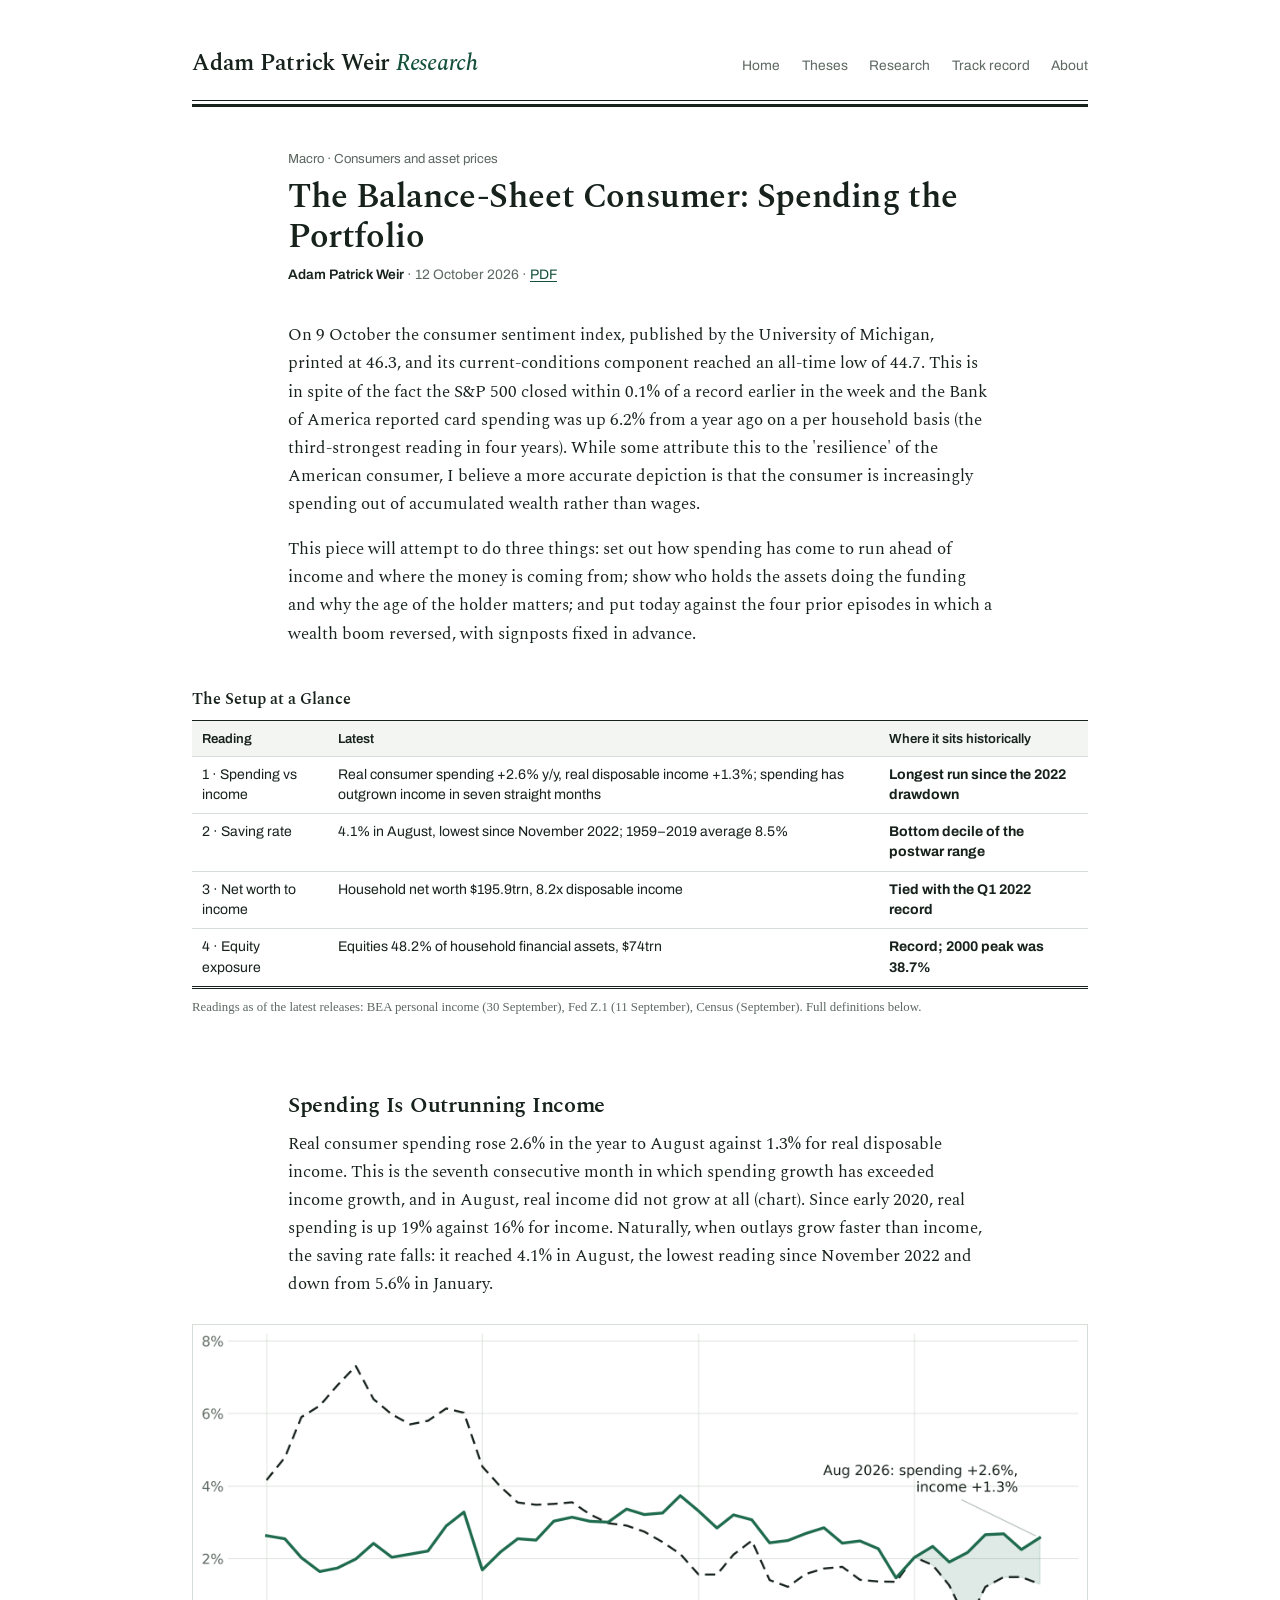
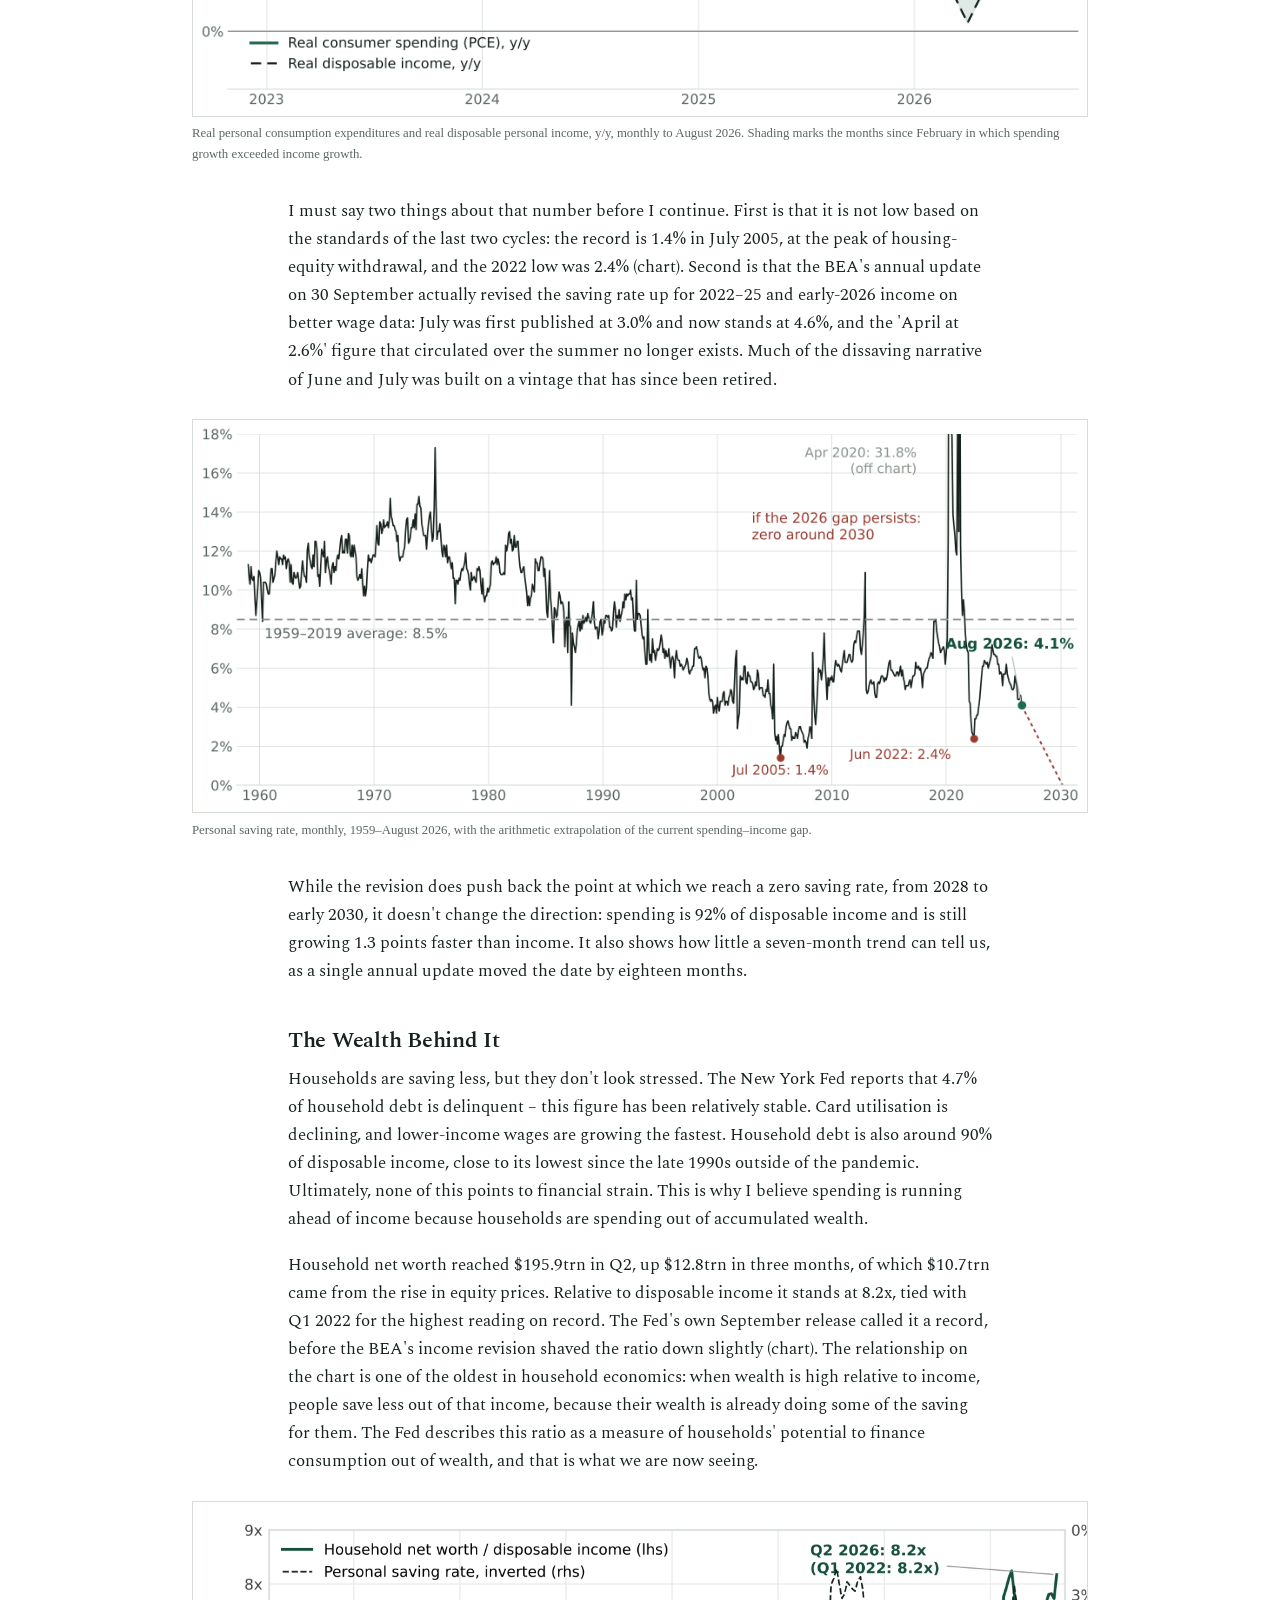
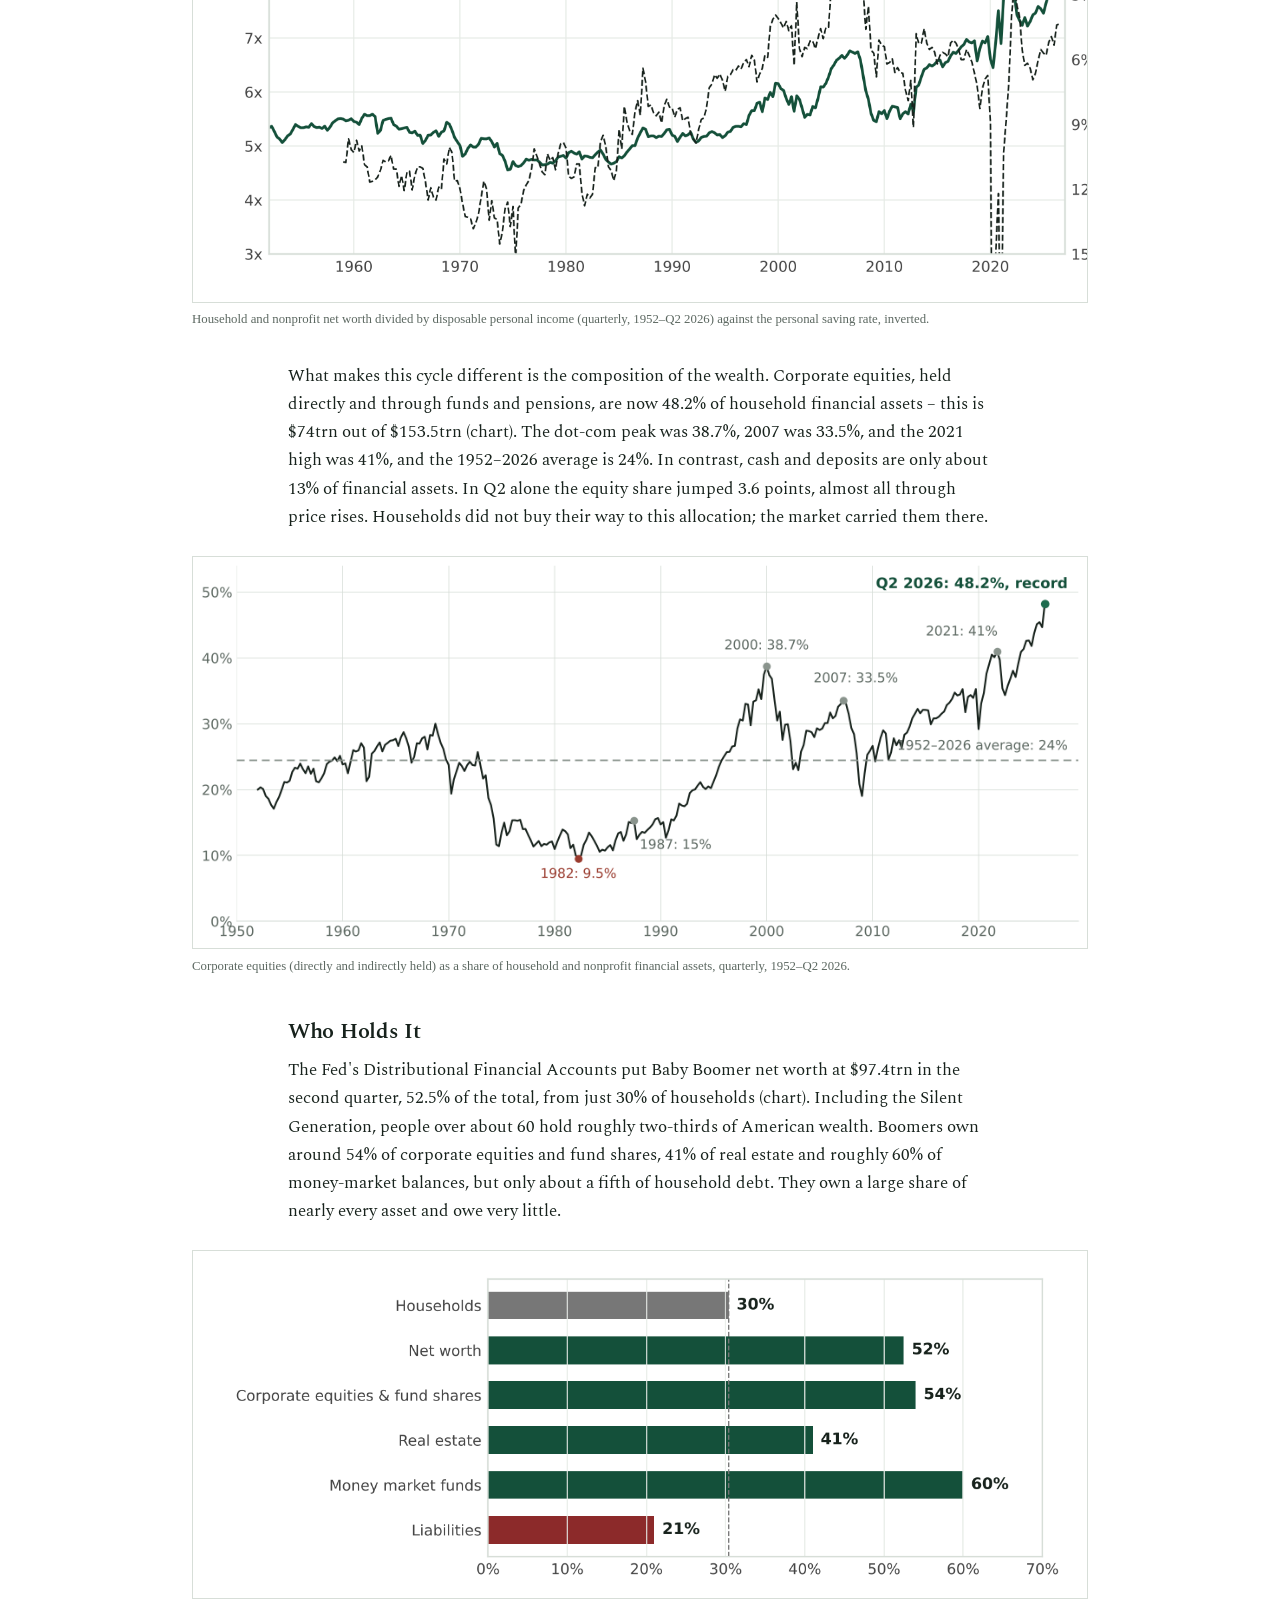
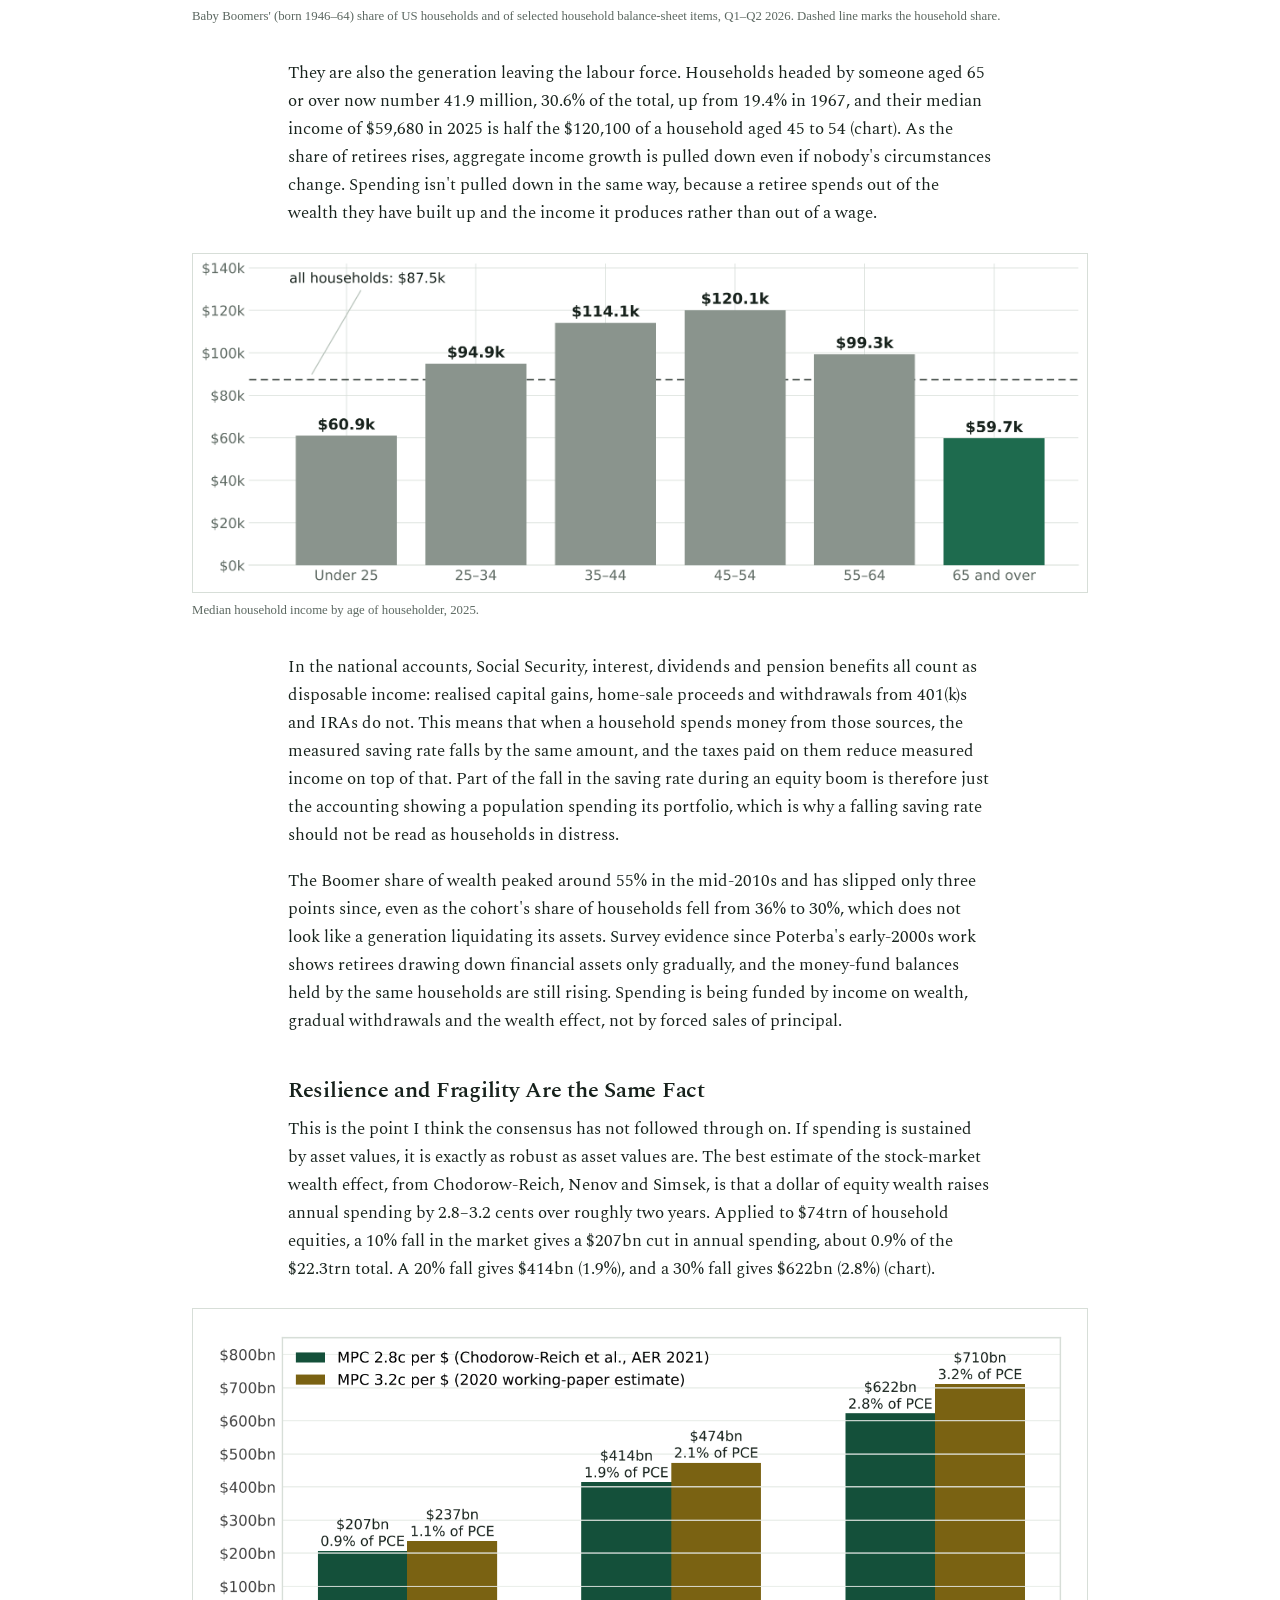
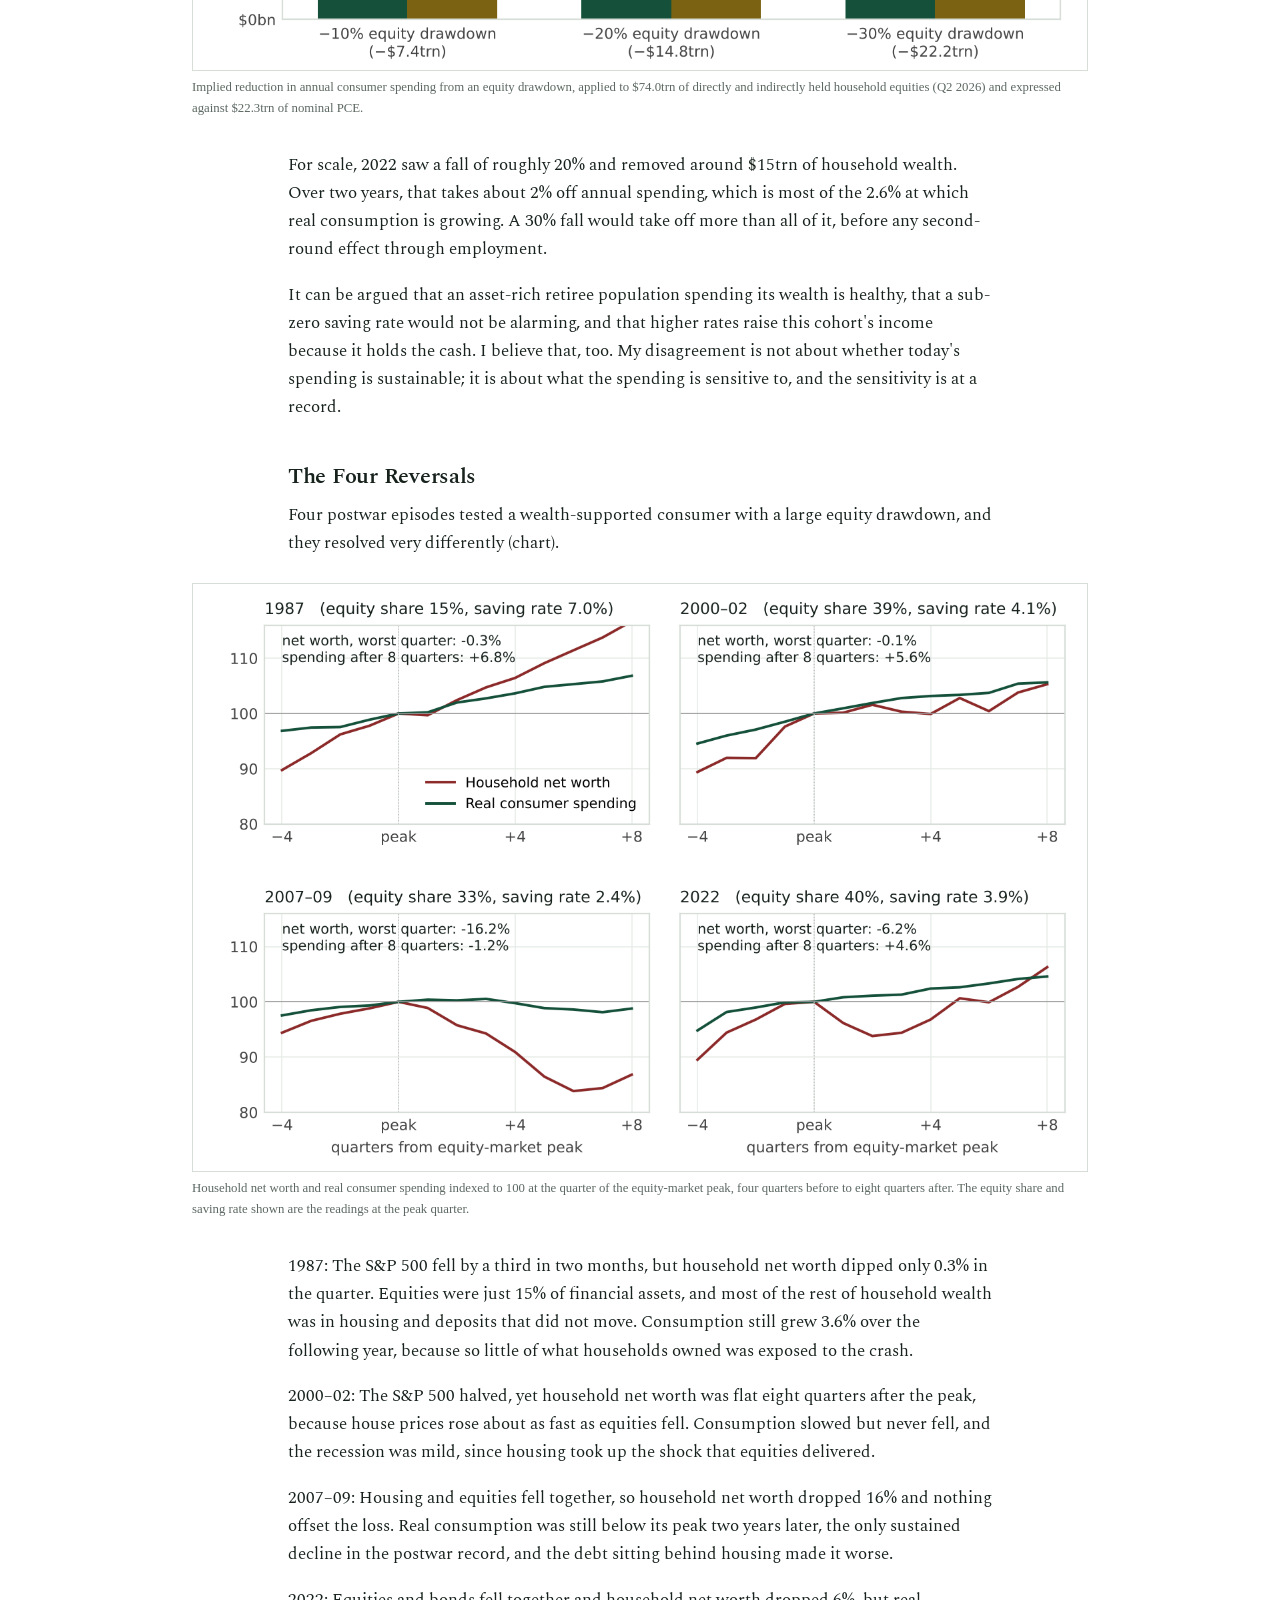
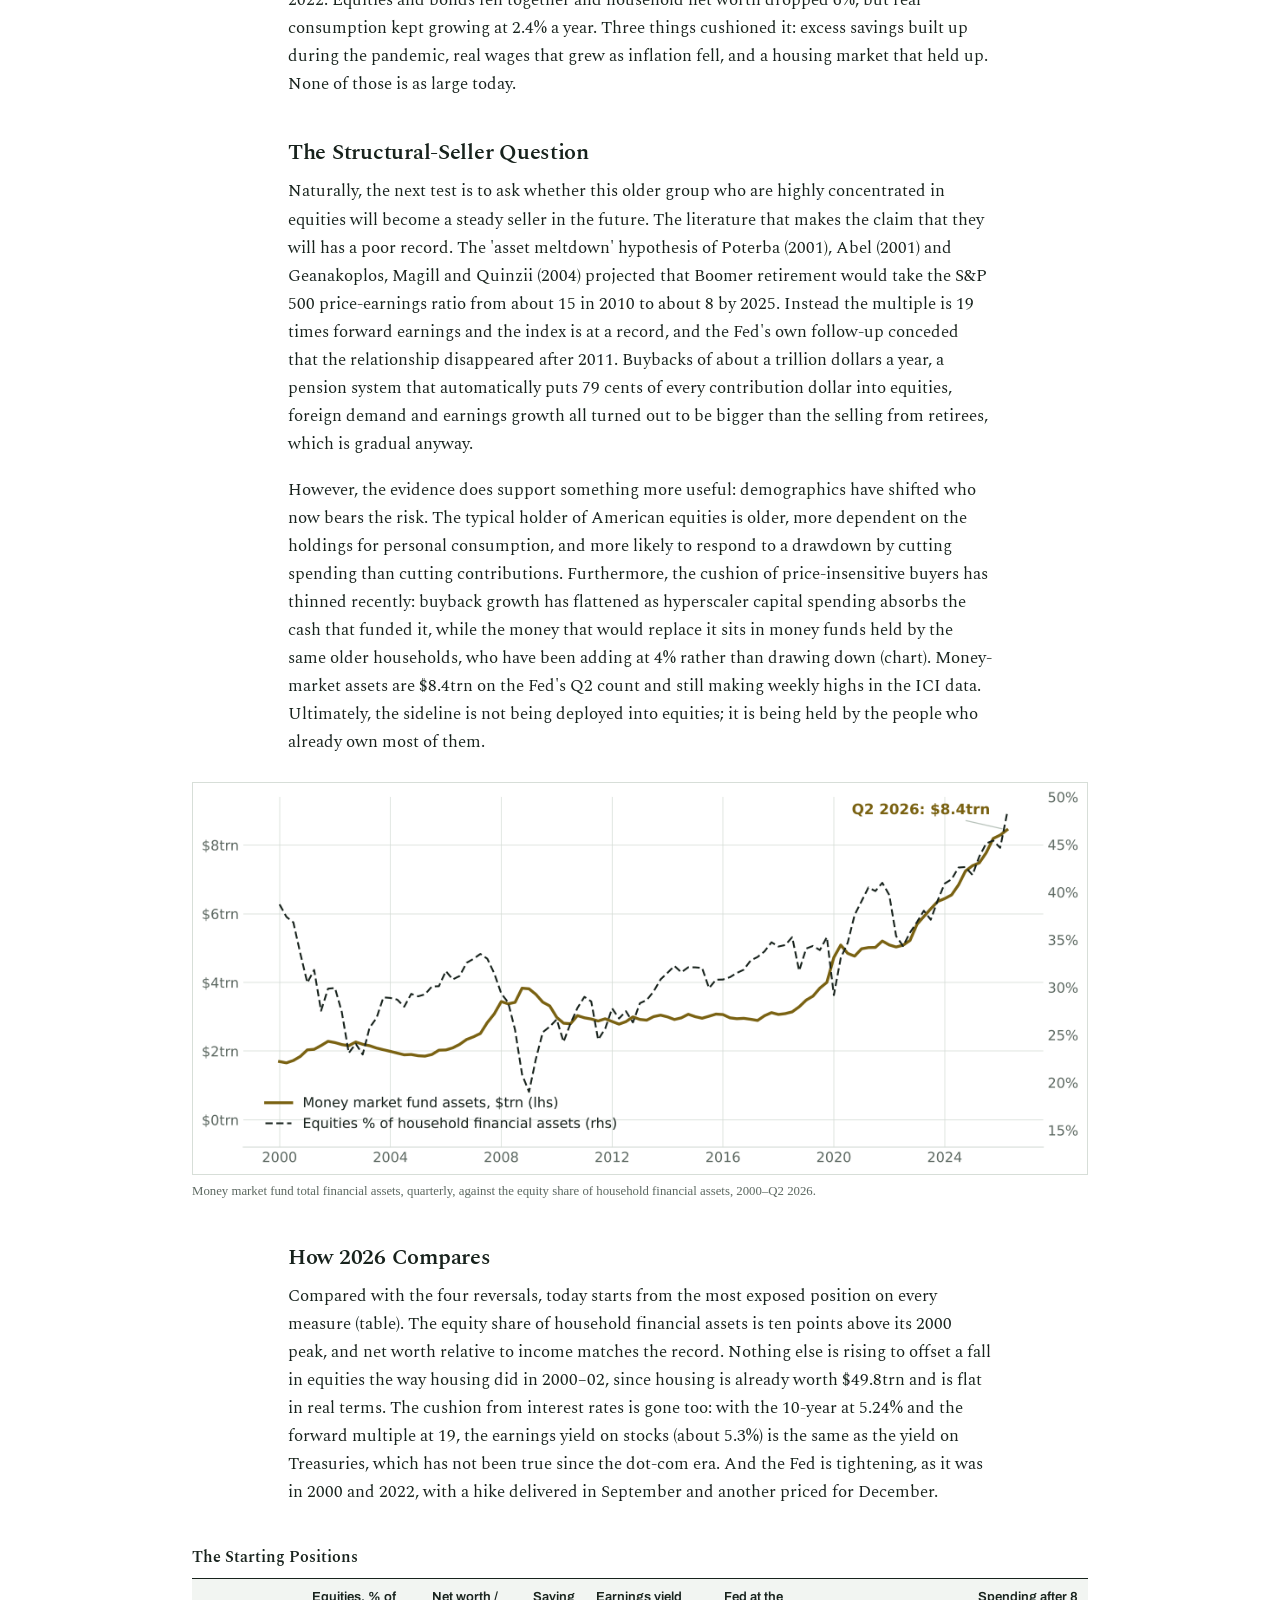
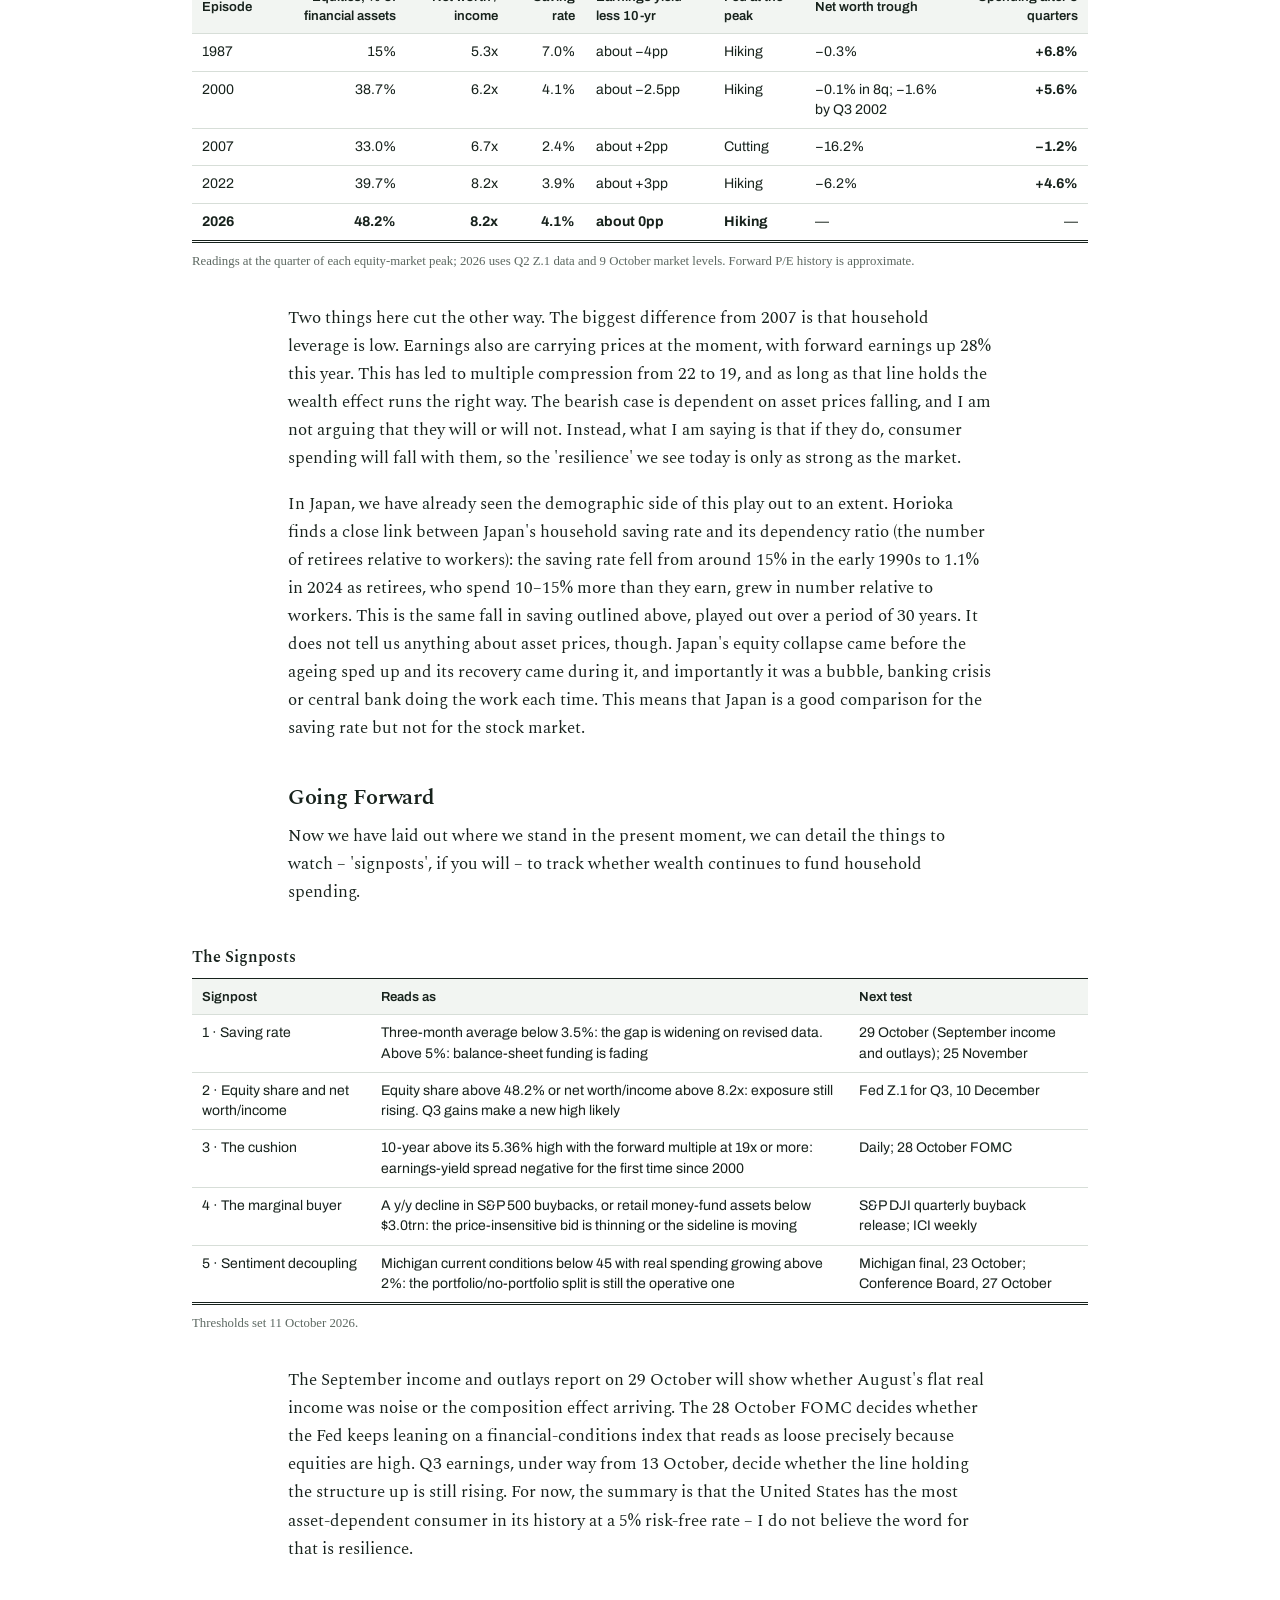
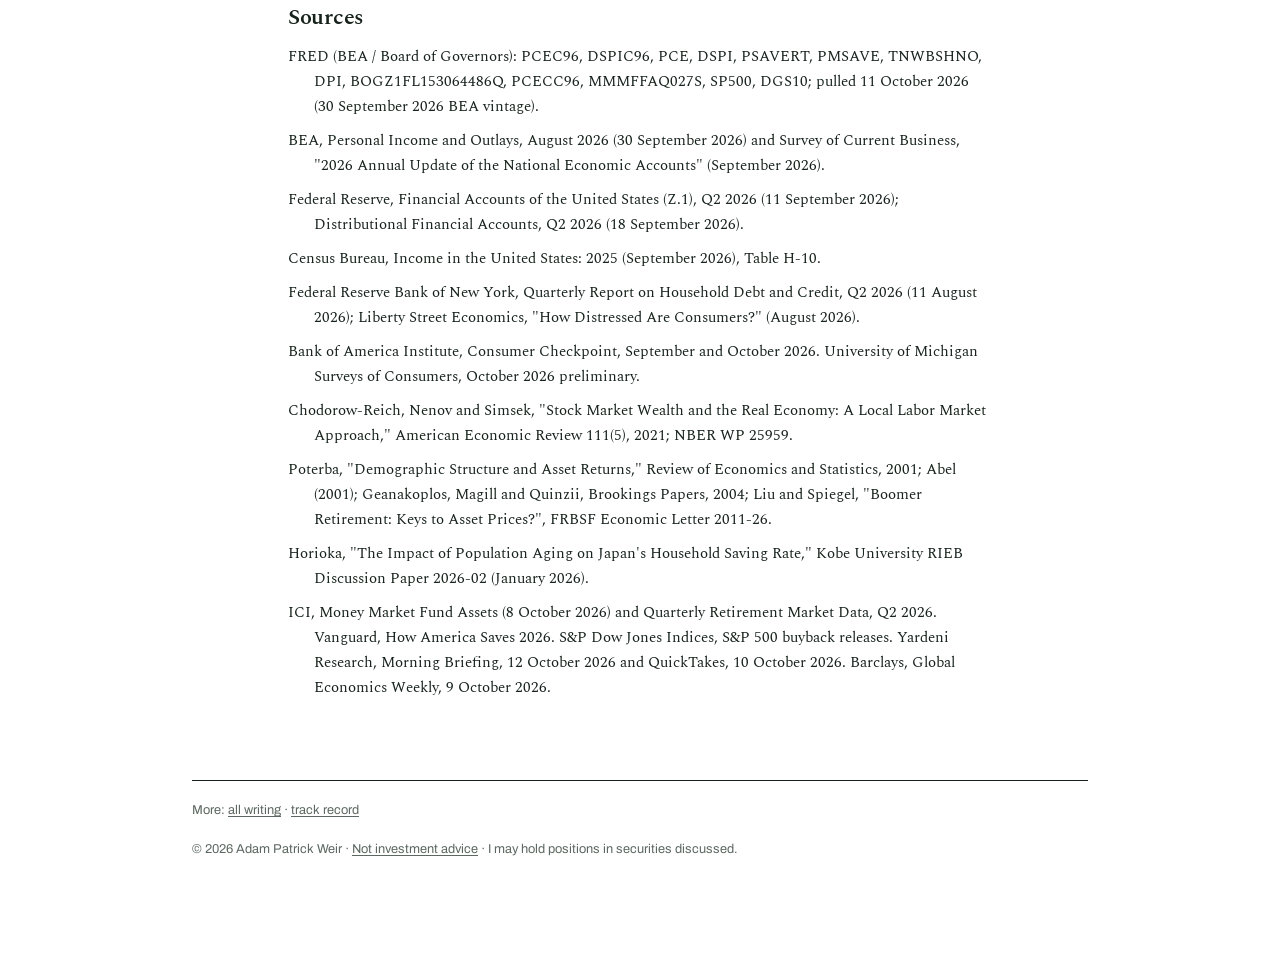
<file: updates/balance-sheet-consumer.html>
<!doctype html>
<html lang="en">
<head>
<meta charset="utf-8">
<meta name="viewport" content="width=device-width, initial-scale=1">
<title>The Balance-Sheet Consumer · Adam Patrick Weir Research</title>
<meta name="description" content="Spending has outrun income for seven straight months, funded by record household wealth. Who holds the assets, four prior reversals, and five signposts.">
<link rel="icon" type="image/svg+xml" href="../assets/favicon.svg">
<meta property="og:title" content="The Balance-Sheet Consumer · Adam Patrick Weir Research">
<meta property="og:description" content="The consumer is spending the portfolio: sentiment at a record low, spending growth near its strongest, and the gap funded by $74trn of household equities.">
<meta property="og:type" content="article">
<meta property="og:site_name" content="Adam Patrick Weir Research">
<meta property="og:image" content="https://adamweir4.github.io/research/assets/og-card.png">
<meta property="og:image:width" content="1200">
<meta property="og:image:height" content="630">
<meta name="twitter:card" content="summary_large_image">
<link rel="preconnect" href="https://fonts.googleapis.com">
<link rel="preconnect" href="https://fonts.gstatic.com" crossorigin>
<link href="https://fonts.googleapis.com/css2?family=Archivo:wght@400;600&family=Spectral:ital,wght@0,400;0,600;1,400;1,500&display=swap" rel="stylesheet">
<link rel="stylesheet" href="../assets/style.css?v=20261012">
</head>
<body>
<div class="shell">

<header class="masthead">
  <div class="masthead-inner masthead-row" style="max-width: var(--col-wide);">
    <a class="wordmark" href="../index.html">Adam Patrick Weir <em>Research</em></a>
    <nav class="site-nav" aria-label="Site">
      <a href="../index.html">Home</a>
      <a href="../theses.html">Theses</a>
      <a href="../research.html">Research</a>
      <a href="../track-record.html">Track record</a>
      <a href="../about.html">About</a>
    </nav>
  </div>
</header>

<main>
  <article>
    <div class="prose">
      <p class="kicker">Macro · Consumers and asset prices</p>
      <h1>The Balance-Sheet Consumer: Spending the Portfolio</h1>
      <p class="byline"><b>Adam Patrick Weir</b> · 12 October 2026 · <a href="../assets/balance-sheet-consumer.pdf">PDF</a></p>

      <p>On 9 October the consumer sentiment index, published by the University of Michigan, printed at 46.3, and its current-conditions component reached an all-time low of 44.7. This is in spite of the fact the S&amp;P 500 closed within 0.1% of a record earlier in the week and the Bank of America reported card spending was up 6.2% from a year ago on a per household basis (the third-strongest reading in four years). While some attribute this to the 'resilience' of the American consumer, I believe a more accurate depiction is that the consumer is increasingly spending out of accumulated wealth rather than wages.</p>
      <p>This piece will attempt to do three things: set out how spending has come to run ahead of income and where the money is coming from; show who holds the assets doing the funding and why the age of the holder matters; and put today against the four prior episodes in which a wealth boom reversed, with signposts fixed in advance.</p>
    </div>

    <div class="wide scroll">
      <table>
        <caption>The Setup at a Glance</caption>
        <thead>
          <tr><th>Reading</th><th>Latest</th><th>Where it sits historically</th></tr>
        </thead>
        <tbody>
          <tr><td>1 &middot; Spending vs income</td><td>Real consumer spending +2.6% y/y, real disposable income +1.3%; spending has outgrown income in seven straight months</td><td><b>Longest run since the 2022 drawdown</b></td></tr>
          <tr><td>2 &middot; Saving rate</td><td>4.1% in August, lowest since November 2022; 1959&ndash;2019 average 8.5%</td><td><b>Bottom decile of the postwar range</b></td></tr>
          <tr><td>3 &middot; Net worth to income</td><td>Household net worth $195.9trn, 8.2x disposable income</td><td><b>Tied with the Q1 2022 record</b></td></tr>
          <tr><td>4 &middot; Equity exposure</td><td>Equities 48.2% of household financial assets, $74trn</td><td><b>Record; 2000 peak was 38.7%</b></td></tr>
        </tbody>
      </table>
      <p class="tablenote">Readings as of the latest releases: BEA personal income (30 September), Fed Z.1 (11 September), Census (September). Full definitions below.</p>
    </div>

    <div class="prose">
      <h2>Spending Is Outrunning Income</h2>
      <p>Real consumer spending rose 2.6% in the year to August against 1.3% for real disposable income. This is the seventh consecutive month in which spending growth has exceeded income growth, and in August, real income did not grow at all (chart). Since early 2020, real spending is up 19% against 16% for income. Naturally, when outlays grow faster than income, the saving rate falls: it reached 4.1% in August, the lowest reading since November 2022 and down from 5.6% in January.</p>
    </div>

    <div class="wide">
      <figure class="exhibit"><img src="../assets/bsc-fig1-spend-income.png" alt="Two-line chart of real consumer spending and real disposable income growth, year over year, 2023 to August 2026. Spending grows 2.6% in August 2026 against 1.3% for income, with the gap since February shaded."></figure>
      <p class="tablenote">Real personal consumption expenditures and real disposable personal income, y/y, monthly to August 2026. Shading marks the months since February in which spending growth exceeded income growth.</p>
    </div>

    <div class="prose">
      <p>I must say two things about that number before I continue. First is that it is not low based on the standards of the last two cycles: the record is 1.4% in July 2005, at the peak of housing-equity withdrawal, and the 2022 low was 2.4% (chart). Second is that the BEA's annual update on 30 September actually revised the saving rate up for 2022&ndash;25 and early-2026 income on better wage data: July was first published at 3.0% and now stands at 4.6%, and the 'April at 2.6%' figure that circulated over the summer no longer exists. Much of the dissaving narrative of June and July was built on a vintage that has since been retired.</p>
    </div>

    <div class="wide">
      <figure class="exhibit"><img src="../assets/bsc-fig2-saving-rate.png" alt="Personal saving rate from 1959 to August 2026, with the 1959 to 2019 average of 8.5% marked, lows of 1.4% in July 2005 and 2.4% in June 2022, the latest reading of 4.1% in August 2026, and a dotted extrapolation of the current gap reaching zero around 2030."></figure>
      <p class="tablenote">Personal saving rate, monthly, 1959&ndash;August 2026, with the arithmetic extrapolation of the current spending&ndash;income gap.</p>
    </div>

    <div class="prose">
      <p>While the revision does push back the point at which we reach a zero saving rate, from 2028 to early 2030, it doesn't change the direction: spending is 92% of disposable income and is still growing 1.3 points faster than income. It also shows how little a seven-month trend can tell us, as a single annual update moved the date by eighteen months.</p>

      <h2>The Wealth Behind It</h2>
      <p>Households are saving less, but they don't look stressed. The New York Fed reports that 4.7% of household debt is delinquent &ndash; this figure has been relatively stable. Card utilisation is declining, and lower-income wages are growing the fastest. Household debt is also around 90% of disposable income, close to its lowest since the late 1990s outside of the pandemic. Ultimately, none of this points to financial strain. This is why I believe spending is running ahead of income because households are spending out of accumulated wealth.</p>
      <p>Household net worth reached $195.9trn in Q2, up $12.8trn in three months, of which $10.7trn came from the rise in equity prices. Relative to disposable income it stands at 8.2x, tied with Q1 2022 for the highest reading on record. The Fed's own September release called it a record, before the BEA's income revision shaved the ratio down slightly (chart). The relationship on the chart is one of the oldest in household economics: when wealth is high relative to income, people save less out of that income, because their wealth is already doing some of the saving for them. The Fed describes this ratio as a measure of households' potential to finance consumption out of wealth, and that is what we are now seeing.</p>
    </div>

    <div class="wide">
      <figure class="exhibit"><img src="../assets/bsc-fig3-networth-saving.png" alt="Household net worth as a multiple of disposable income from 1952 to Q2 2026, reaching 8.2 times, plotted against the personal saving rate on an inverted axis; the two series move together."></figure>
      <p class="tablenote">Household and nonprofit net worth divided by disposable personal income (quarterly, 1952&ndash;Q2 2026) against the personal saving rate, inverted.</p>
    </div>

    <div class="prose">
      <p>What makes this cycle different is the composition of the wealth. Corporate equities, held directly and through funds and pensions, are now 48.2% of household financial assets &ndash; this is $74trn out of $153.5trn (chart). The dot-com peak was 38.7%, 2007 was 33.5%, and the 2021 high was 41%, and the 1952&ndash;2026 average is 24%. In contrast, cash and deposits are only about 13% of financial assets. In Q2 alone the equity share jumped 3.6 points, almost all through price rises. Households did not buy their way to this allocation; the market carried them there.</p>
    </div>

    <div class="wide">
      <figure class="exhibit"><img src="../assets/bsc-fig4-equity-share.png" alt="Corporate equities as a share of household financial assets, quarterly from 1952 to Q2 2026, with the 1982 low of 9.5%, the 2000 peak of 38.7%, 2007 at 33.5%, 2021 at 41%, and the Q2 2026 record of 48.2% marked against the long-run average of 24%."></figure>
      <p class="tablenote">Corporate equities (directly and indirectly held) as a share of household and nonprofit financial assets, quarterly, 1952&ndash;Q2 2026.</p>
    </div>

    <div class="prose">
      <h2>Who Holds It</h2>
      <p>The Fed's Distributional Financial Accounts put Baby Boomer net worth at $97.4trn in the second quarter, 52.5% of the total, from just 30% of households (chart). Including the Silent Generation, people over about 60 hold roughly two-thirds of American wealth. Boomers own around 54% of corporate equities and fund shares, 41% of real estate and roughly 60% of money-market balances, but only about a fifth of household debt. They own a large share of nearly every asset and owe very little.</p>
    </div>

    <div class="wide">
      <figure class="exhibit"><img src="../assets/bsc-fig5-boomer-share.png" alt="Bar chart of Baby Boomers' share of US households at 30% against their share of net worth at 52%, corporate equities and fund shares at 54%, real estate at 41%, money market funds at 60%, and liabilities at 21%."></figure>
      <p class="tablenote">Baby Boomers' (born 1946&ndash;64) share of US households and of selected household balance-sheet items, Q1&ndash;Q2 2026. Dashed line marks the household share.</p>
    </div>

    <div class="prose">
      <p>They are also the generation leaving the labour force. Households headed by someone aged 65 or over now number 41.9 million, 30.6% of the total, up from 19.4% in 1967, and their median income of $59,680 in 2025 is half the $120,100 of a household aged 45 to 54 (chart). As the share of retirees rises, aggregate income growth is pulled down even if nobody's circumstances change. Spending isn't pulled down in the same way, because a retiree spends out of the wealth they have built up and the income it produces rather than out of a wage.</p>
    </div>

    <div class="wide">
      <figure class="exhibit"><img src="../assets/bsc-fig6-income-age.png" alt="Median household income by age of householder in 2025: under 25 at $60.9k, 25 to 34 at $94.9k, 35 to 44 at $114.1k, 45 to 54 at $120.1k, 55 to 64 at $99.3k, and 65 and over at $59.7k, against an all-household median of $87.5k."></figure>
      <p class="tablenote">Median household income by age of householder, 2025.</p>
    </div>

    <div class="prose">
      <p>In the national accounts, Social Security, interest, dividends and pension benefits all count as disposable income: realised capital gains, home-sale proceeds and withdrawals from 401(k)s and IRAs do not. This means that when a household spends money from those sources, the measured saving rate falls by the same amount, and the taxes paid on them reduce measured income on top of that. Part of the fall in the saving rate during an equity boom is therefore just the accounting showing a population spending its portfolio, which is why a falling saving rate should not be read as households in distress.</p>
      <p>The Boomer share of wealth peaked around 55% in the mid-2010s and has slipped only three points since, even as the cohort's share of households fell from 36% to 30%, which does not look like a generation liquidating its assets. Survey evidence since Poterba's early-2000s work shows retirees drawing down financial assets only gradually, and the money-fund balances held by the same households are still rising. Spending is being funded by income on wealth, gradual withdrawals and the wealth effect, not by forced sales of principal.</p>

      <h2>Resilience and Fragility Are the Same Fact</h2>
      <p>This is the point I think the consensus has not followed through on. If spending is sustained by asset values, it is exactly as robust as asset values are. The best estimate of the stock-market wealth effect, from Chodorow-Reich, Nenov and Simsek, is that a dollar of equity wealth raises annual spending by 2.8&ndash;3.2 cents over roughly two years. Applied to $74trn of household equities, a 10% fall in the market gives a $207bn cut in annual spending, about 0.9% of the $22.3trn total. A 20% fall gives $414bn (1.9%), and a 30% fall gives $622bn (2.8%) (chart).</p>
    </div>

    <div class="wide">
      <figure class="exhibit"><img src="../assets/bsc-fig7-wealth-effect.png" alt="Bar chart of the implied cut to annual consumer spending from 10, 20 and 30 percent equity drawdowns under marginal propensities to consume of 2.8 and 3.2 cents per dollar: from $207bn, or 0.9% of spending, up to $710bn, or 3.2%."></figure>
      <p class="tablenote">Implied reduction in annual consumer spending from an equity drawdown, applied to $74.0trn of directly and indirectly held household equities (Q2 2026) and expressed against $22.3trn of nominal PCE.</p>
    </div>

    <div class="prose">
      <p>For scale, 2022 saw a fall of roughly 20% and removed around $15trn of household wealth. Over two years, that takes about 2% off annual spending, which is most of the 2.6% at which real consumption is growing. A 30% fall would take off more than all of it, before any second-round effect through employment.</p>
      <p>It can be argued that an asset-rich retiree population spending its wealth is healthy, that a sub-zero saving rate would not be alarming, and that higher rates raise this cohort's income because it holds the cash. I believe that, too. My disagreement is not about whether today's spending is sustainable; it is about what the spending is sensitive to, and the sensitivity is at a record.</p>

      <h2>The Four Reversals</h2>
      <p>Four postwar episodes tested a wealth-supported consumer with a large equity drawdown, and they resolved very differently (chart).</p>
    </div>

    <div class="wide">
      <figure class="exhibit"><img src="../assets/bsc-fig8-four-reversals.png" alt="Four small charts indexing household net worth and real consumer spending to 100 at the equity-market peaks of 1987, 2000, 2007 and 2022. Spending kept growing in every episode except 2007 to 2009, when net worth fell 16%."></figure>
      <p class="tablenote">Household net worth and real consumer spending indexed to 100 at the quarter of the equity-market peak, four quarters before to eight quarters after. The equity share and saving rate shown are the readings at the peak quarter.</p>
    </div>

    <div class="prose">
      <p>1987: The S&amp;P 500 fell by a third in two months, but household net worth dipped only 0.3% in the quarter. Equities were just 15% of financial assets, and most of the rest of household wealth was in housing and deposits that did not move. Consumption still grew 3.6% over the following year, because so little of what households owned was exposed to the crash.</p>
      <p>2000&ndash;02: The S&amp;P 500 halved, yet household net worth was flat eight quarters after the peak, because house prices rose about as fast as equities fell. Consumption slowed but never fell, and the recession was mild, since housing took up the shock that equities delivered.</p>
      <p>2007&ndash;09: Housing and equities fell together, so household net worth dropped 16% and nothing offset the loss. Real consumption was still below its peak two years later, the only sustained decline in the postwar record, and the debt sitting behind housing made it worse.</p>
      <p>2022: Equities and bonds fell together and household net worth dropped 6%, but real consumption kept growing at 2.4% a year. Three things cushioned it: excess savings built up during the pandemic, real wages that grew as inflation fell, and a housing market that held up. None of those is as large today.</p>

      <h2>The Structural-Seller Question</h2>
      <p>Naturally, the next test is to ask whether this older group who are highly concentrated in equities will become a steady seller in the future. The literature that makes the claim that they will has a poor record. The 'asset meltdown' hypothesis of Poterba (2001), Abel (2001) and Geanakoplos, Magill and Quinzii (2004) projected that Boomer retirement would take the S&amp;P 500 price-earnings ratio from about 15 in 2010 to about 8 by 2025. Instead the multiple is 19 times forward earnings and the index is at a record, and the Fed's own follow-up conceded that the relationship disappeared after 2011. Buybacks of about a trillion dollars a year, a pension system that automatically puts 79 cents of every contribution dollar into equities, foreign demand and earnings growth all turned out to be bigger than the selling from retirees, which is gradual anyway.</p>
      <p>However, the evidence does support something more useful: demographics have shifted who now bears the risk. The typical holder of American equities is older, more dependent on the holdings for personal consumption, and more likely to respond to a drawdown by cutting spending than cutting contributions. Furthermore, the cushion of price-insensitive buyers has thinned recently: buyback growth has flattened as hyperscaler capital spending absorbs the cash that funded it, while the money that would replace it sits in money funds held by the same older households, who have been adding at 4% rather than drawing down (chart). Money-market assets are $8.4trn on the Fed's Q2 count and still making weekly highs in the ICI data. Ultimately, the sideline is not being deployed into equities; it is being held by the people who already own most of them.</p>
    </div>

    <div class="wide">
      <figure class="exhibit"><img src="../assets/bsc-fig9-moneyfunds.png" alt="Money market fund assets rising to a record $8.4trn in Q2 2026 while the equity share of household financial assets also reaches a record, 2000 to 2026."></figure>
      <p class="tablenote">Money market fund total financial assets, quarterly, against the equity share of household financial assets, 2000&ndash;Q2 2026.</p>
    </div>

    <div class="prose">
      <h2>How 2026 Compares</h2>
      <p>Compared with the four reversals, today starts from the most exposed position on every measure (table). The equity share of household financial assets is ten points above its 2000 peak, and net worth relative to income matches the record. Nothing else is rising to offset a fall in equities the way housing did in 2000&ndash;02, since housing is already worth $49.8trn and is flat in real terms. The cushion from interest rates is gone too: with the 10-year at 5.24% and the forward multiple at 19, the earnings yield on stocks (about 5.3%) is the same as the yield on Treasuries, which has not been true since the dot-com era. And the Fed is tightening, as it was in 2000 and 2022, with a hike delivered in September and another priced for December.</p>
    </div>

    <div class="wide scroll">
      <table>
        <caption>The Starting Positions</caption>
        <thead>
          <tr><th>Episode</th><th class="num">Equities, % of financial assets</th><th class="num">Net worth / income</th><th class="num">Saving rate</th><th>Earnings yield less 10-yr</th><th>Fed at the peak</th><th>Net worth trough</th><th class="num">Spending after 8 quarters</th></tr>
        </thead>
        <tbody>
          <tr><td>1987</td><td class="num">15%</td><td class="num">5.3x</td><td class="num">7.0%</td><td>about &minus;4pp</td><td>Hiking</td><td>&minus;0.3%</td><td class="num"><b>+6.8%</b></td></tr>
          <tr><td>2000</td><td class="num">38.7%</td><td class="num">6.2x</td><td class="num">4.1%</td><td>about &minus;2.5pp</td><td>Hiking</td><td>&minus;0.1% in 8q; &minus;1.6% by Q3 2002</td><td class="num"><b>+5.6%</b></td></tr>
          <tr><td>2007</td><td class="num">33.0%</td><td class="num">6.7x</td><td class="num">2.4%</td><td>about +2pp</td><td>Cutting</td><td>&minus;16.2%</td><td class="num"><b>&minus;1.2%</b></td></tr>
          <tr><td>2022</td><td class="num">39.7%</td><td class="num">8.2x</td><td class="num">3.9%</td><td>about +3pp</td><td>Hiking</td><td>&minus;6.2%</td><td class="num"><b>+4.6%</b></td></tr>
          <tr><td><b>2026</b></td><td class="num"><b>48.2%</b></td><td class="num"><b>8.2x</b></td><td class="num"><b>4.1%</b></td><td><b>about 0pp</b></td><td><b>Hiking</b></td><td>&mdash;</td><td class="num">&mdash;</td></tr>
        </tbody>
      </table>
      <p class="tablenote">Readings at the quarter of each equity-market peak; 2026 uses Q2 Z.1 data and 9 October market levels. Forward P/E history is approximate.</p>
    </div>

    <div class="prose">
      <p>Two things here cut the other way. The biggest difference from 2007 is that household leverage is low. Earnings also are carrying prices at the moment, with forward earnings up 28% this year. This has led to multiple compression from 22 to 19, and as long as that line holds the wealth effect runs the right way. The bearish case is dependent on asset prices falling, and I am not arguing that they will or will not. Instead, what I am saying is that if they do, consumer spending will fall with them, so the 'resilience' we see today is only as strong as the market.</p>
      <p>In Japan, we have already seen the demographic side of this play out to an extent. Horioka finds a close link between Japan's household saving rate and its dependency ratio (the number of retirees relative to workers): the saving rate fell from around 15% in the early 1990s to 1.1% in 2024 as retirees, who spend 10&ndash;15% more than they earn, grew in number relative to workers. This is the same fall in saving outlined above, played out over a period of 30 years. It does not tell us anything about asset prices, though. Japan's equity collapse came before the ageing sped up and its recovery came during it, and importantly it was a bubble, banking crisis or central bank doing the work each time. This means that Japan is a good comparison for the saving rate but not for the stock market.</p>

      <h2>Going Forward</h2>
      <p>Now we have laid out where we stand in the present moment, we can detail the things to watch &ndash; 'signposts', if you will &ndash; to track whether wealth continues to fund household spending.</p>
    </div>

    <div class="wide scroll">
      <table>
        <caption>The Signposts</caption>
        <thead>
          <tr><th>Signpost</th><th>Reads as</th><th>Next test</th></tr>
        </thead>
        <tbody>
          <tr><td>1 &middot; Saving rate</td><td>Three-month average below 3.5%: the gap is widening on revised data. Above 5%: balance-sheet funding is fading</td><td>29 October (September income and outlays); 25 November</td></tr>
          <tr><td>2 &middot; Equity share and net worth/income</td><td>Equity share above 48.2% or net worth/income above 8.2x: exposure still rising. Q3 gains make a new high likely</td><td>Fed Z.1 for Q3, 10 December</td></tr>
          <tr><td>3 &middot; The cushion</td><td>10-year above its 5.36% high with the forward multiple at 19x or more: earnings-yield spread negative for the first time since 2000</td><td>Daily; 28 October FOMC</td></tr>
          <tr><td>4 &middot; The marginal buyer</td><td>A y/y decline in S&amp;P 500 buybacks, or retail money-fund assets below $3.0trn: the price-insensitive bid is thinning or the sideline is moving</td><td>S&amp;P DJI quarterly buyback release; ICI weekly</td></tr>
          <tr><td>5 &middot; Sentiment decoupling</td><td>Michigan current conditions below 45 with real spending growing above 2%: the portfolio/no-portfolio split is still the operative one</td><td>Michigan final, 23 October; Conference Board, 27 October</td></tr>
        </tbody>
      </table>
      <p class="tablenote">Thresholds set 11 October 2026.</p>
    </div>

    <div class="prose">
      <p>The September income and outlays report on 29 October will show whether August's flat real income was noise or the composition effect arriving. The 28 October FOMC decides whether the Fed keeps leaning on a financial-conditions index that reads as loose precisely because equities are high. Q3 earnings, under way from 13 October, decide whether the line holding the structure up is still rising. For now, the summary is that the United States has the most asset-dependent consumer in its history at a 5% risk-free rate &ndash; I do not believe the word for that is resilience.</p>

      <h2>Sources</h2>
      <ul class="refs">
        <li>FRED (BEA / Board of Governors): PCEC96, DSPIC96, PCE, DSPI, PSAVERT, PMSAVE, TNWBSHNO, DPI, BOGZ1FL153064486Q, PCECC96, MMMFFAQ027S, SP500, DGS10; pulled 11 October 2026 (30 September 2026 BEA vintage).</li>
        <li>BEA, Personal Income and Outlays, August 2026 (30 September 2026) and Survey of Current Business, "2026 Annual Update of the National Economic Accounts" (September 2026).</li>
        <li>Federal Reserve, Financial Accounts of the United States (Z.1), Q2 2026 (11 September 2026); Distributional Financial Accounts, Q2 2026 (18 September 2026).</li>
        <li>Census Bureau, Income in the United States: 2025 (September 2026), Table H-10.</li>
        <li>Federal Reserve Bank of New York, Quarterly Report on Household Debt and Credit, Q2 2026 (11 August 2026); Liberty Street Economics, "How Distressed Are Consumers?" (August 2026).</li>
        <li>Bank of America Institute, Consumer Checkpoint, September and October 2026. University of Michigan Surveys of Consumers, October 2026 preliminary.</li>
        <li>Chodorow-Reich, Nenov and Simsek, "Stock Market Wealth and the Real Economy: A Local Labor Market Approach," American Economic Review 111(5), 2021; NBER WP 25959.</li>
        <li>Poterba, "Demographic Structure and Asset Returns," Review of Economics and Statistics, 2001; Abel (2001); Geanakoplos, Magill and Quinzii, Brookings Papers, 2004; Liu and Spiegel, "Boomer Retirement: Keys to Asset Prices?", FRBSF Economic Letter 2011-26.</li>
        <li>Horioka, "The Impact of Population Aging on Japan's Household Saving Rate," Kobe University RIEB Discussion Paper 2026-02 (January 2026).</li>
        <li>ICI, Money Market Fund Assets (8 October 2026) and Quarterly Retirement Market Data, Q2 2026. Vanguard, How America Saves 2026. S&amp;P Dow Jones Indices, S&amp;P 500 buyback releases. Yardeni Research, Morning Briefing, 12 October 2026 and QuickTakes, 10 October 2026. Barclays, Global Economics Weekly, 9 October 2026.</li>
      </ul>
    </div>
  </article>
</main>

<footer class="site-foot">
  <div class="foot-inner" style="max-width: var(--col-wide);">
    <p>More: <a href="../index.html">all writing</a> · <a href="../track-record.html">track record</a></p>
    <p>© 2026 Adam Patrick Weir · <a href="../about.html#disclaimer">Not investment advice</a> · I may hold positions in securities discussed.</p>
  </div>
</footer>

</div>
</body>
</html>
</file>
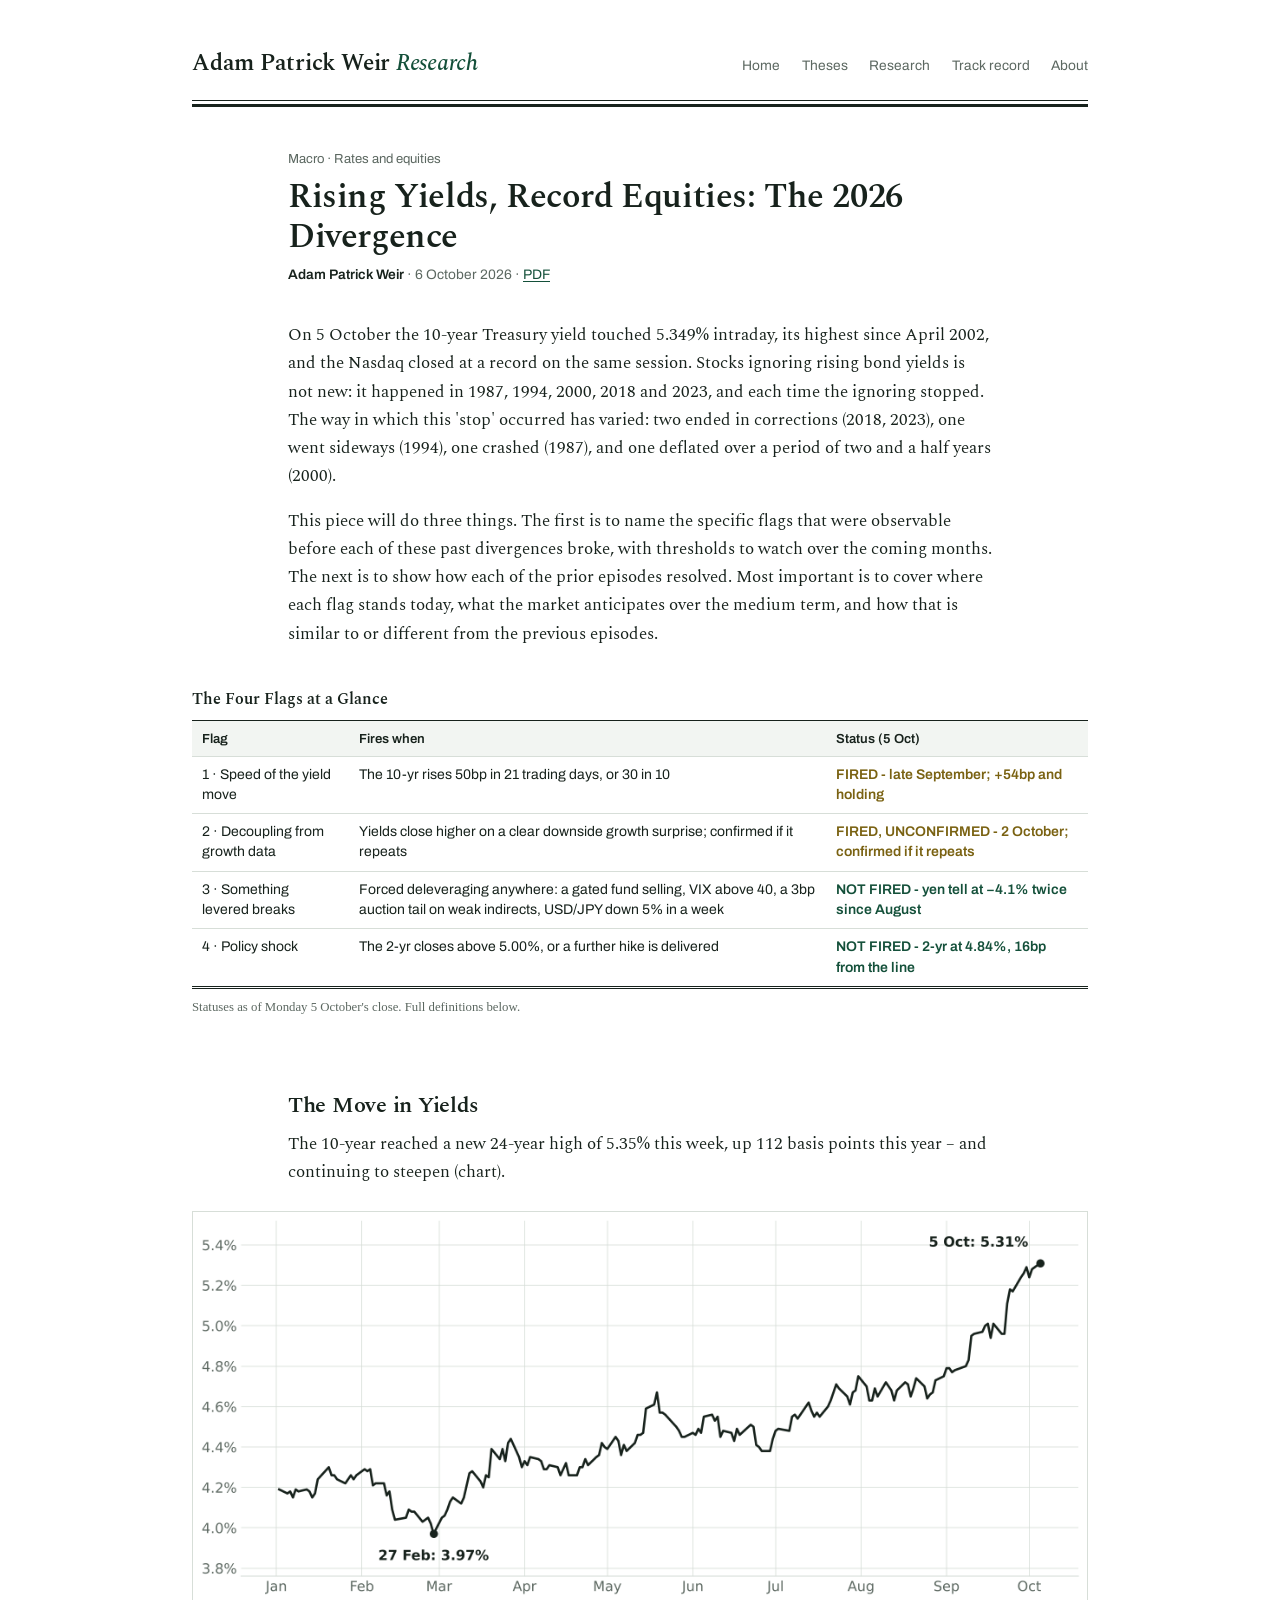
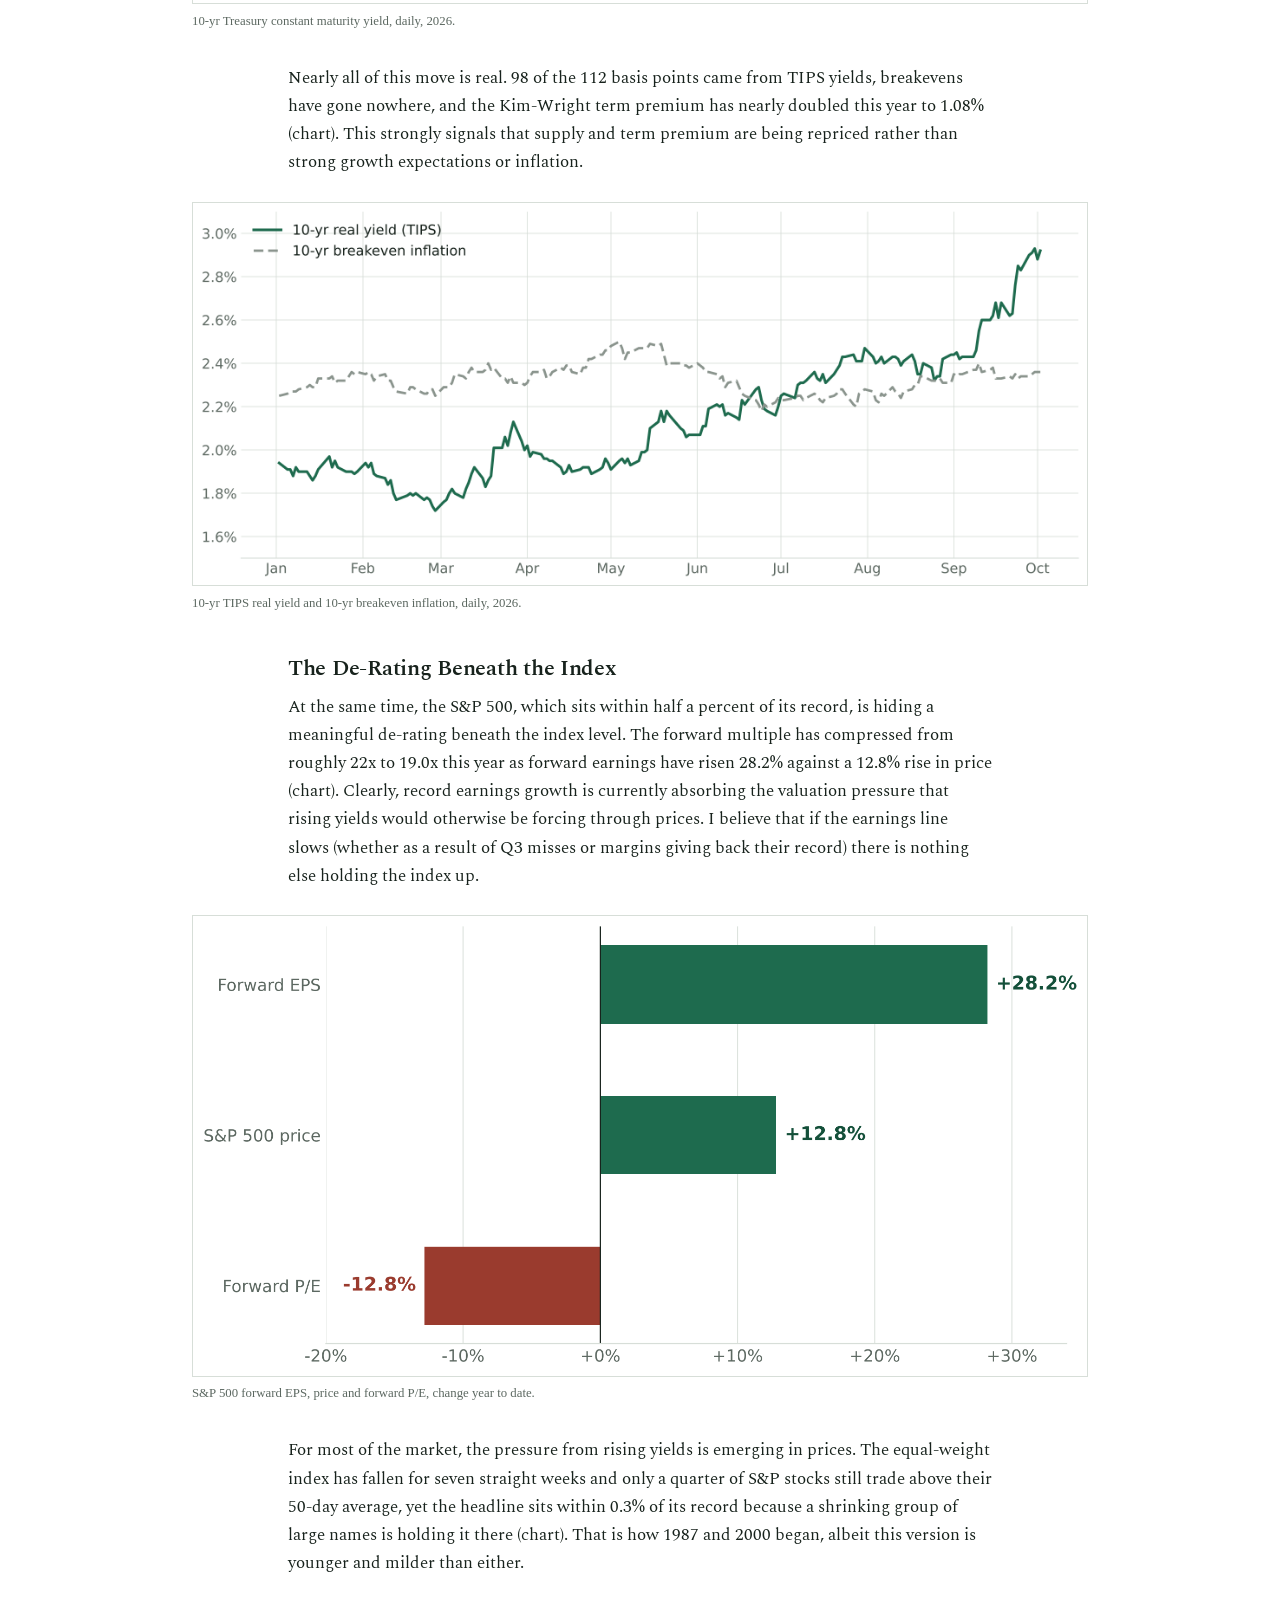
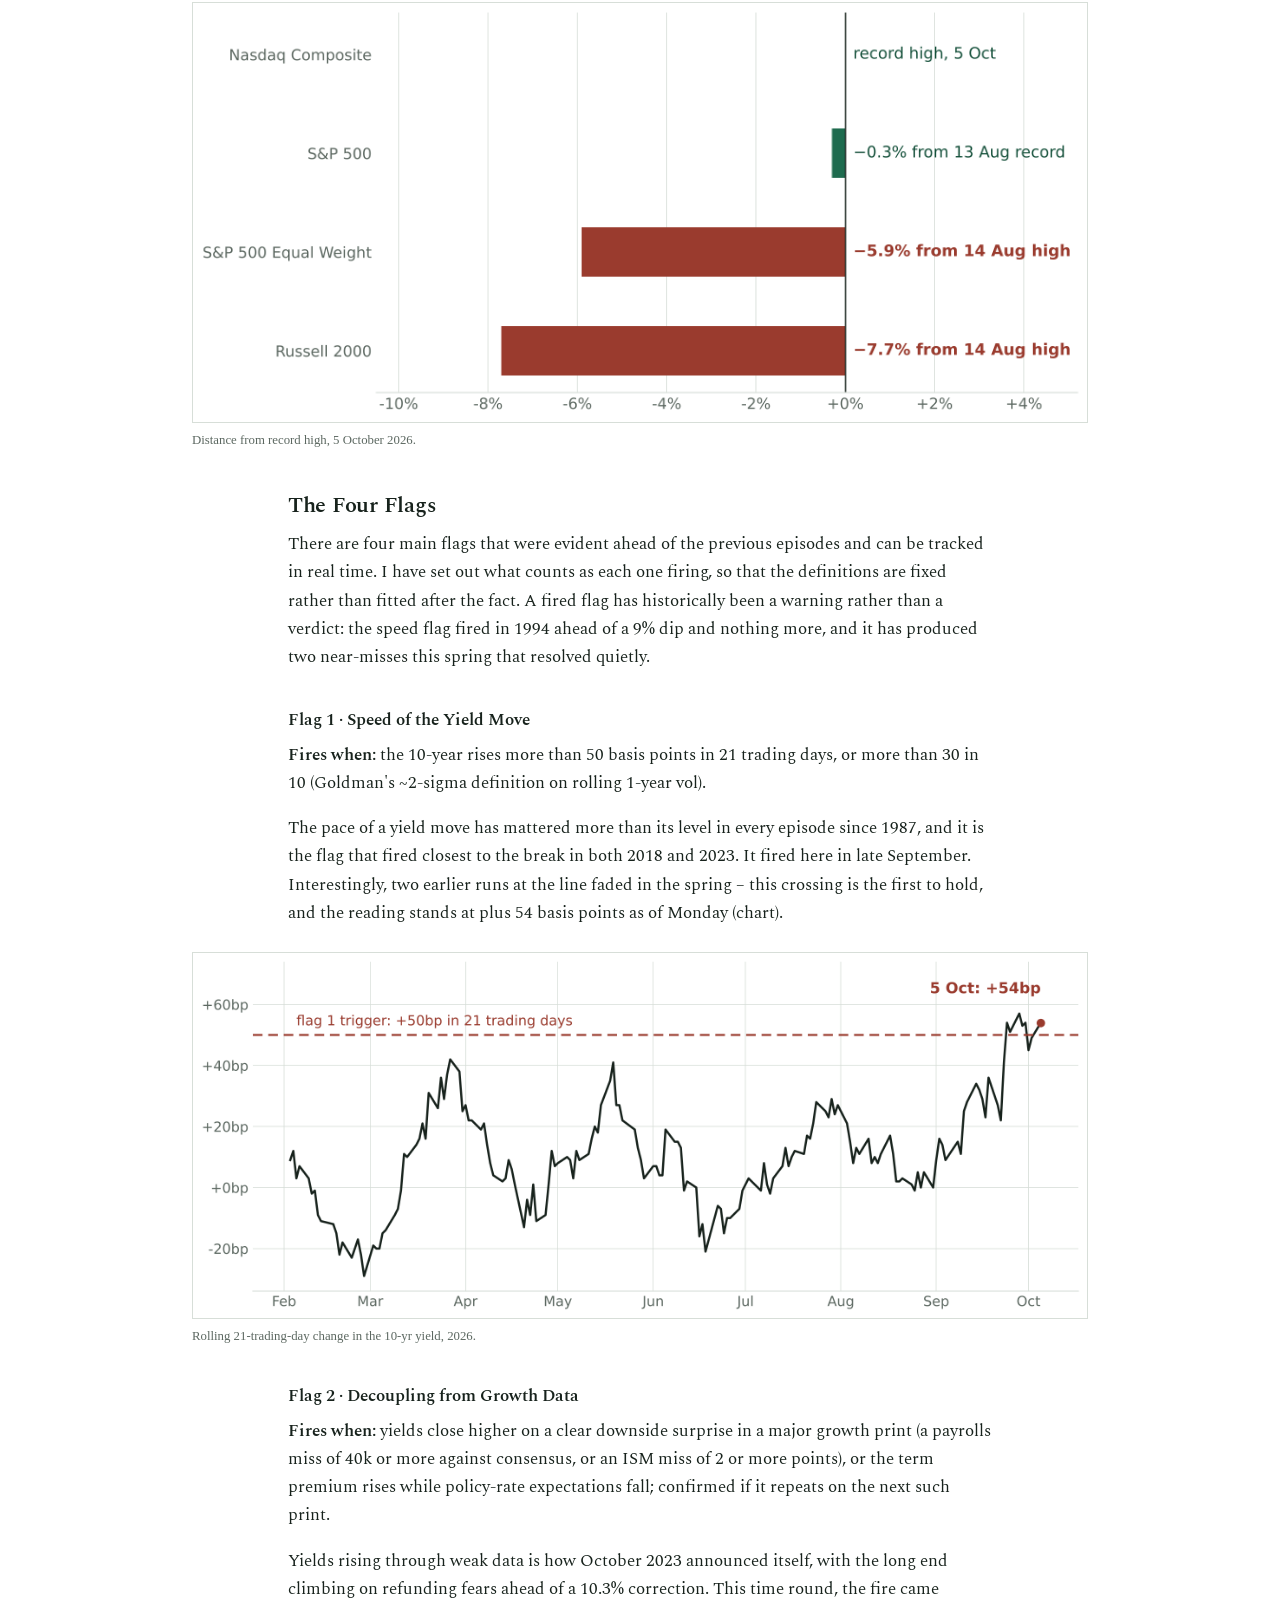
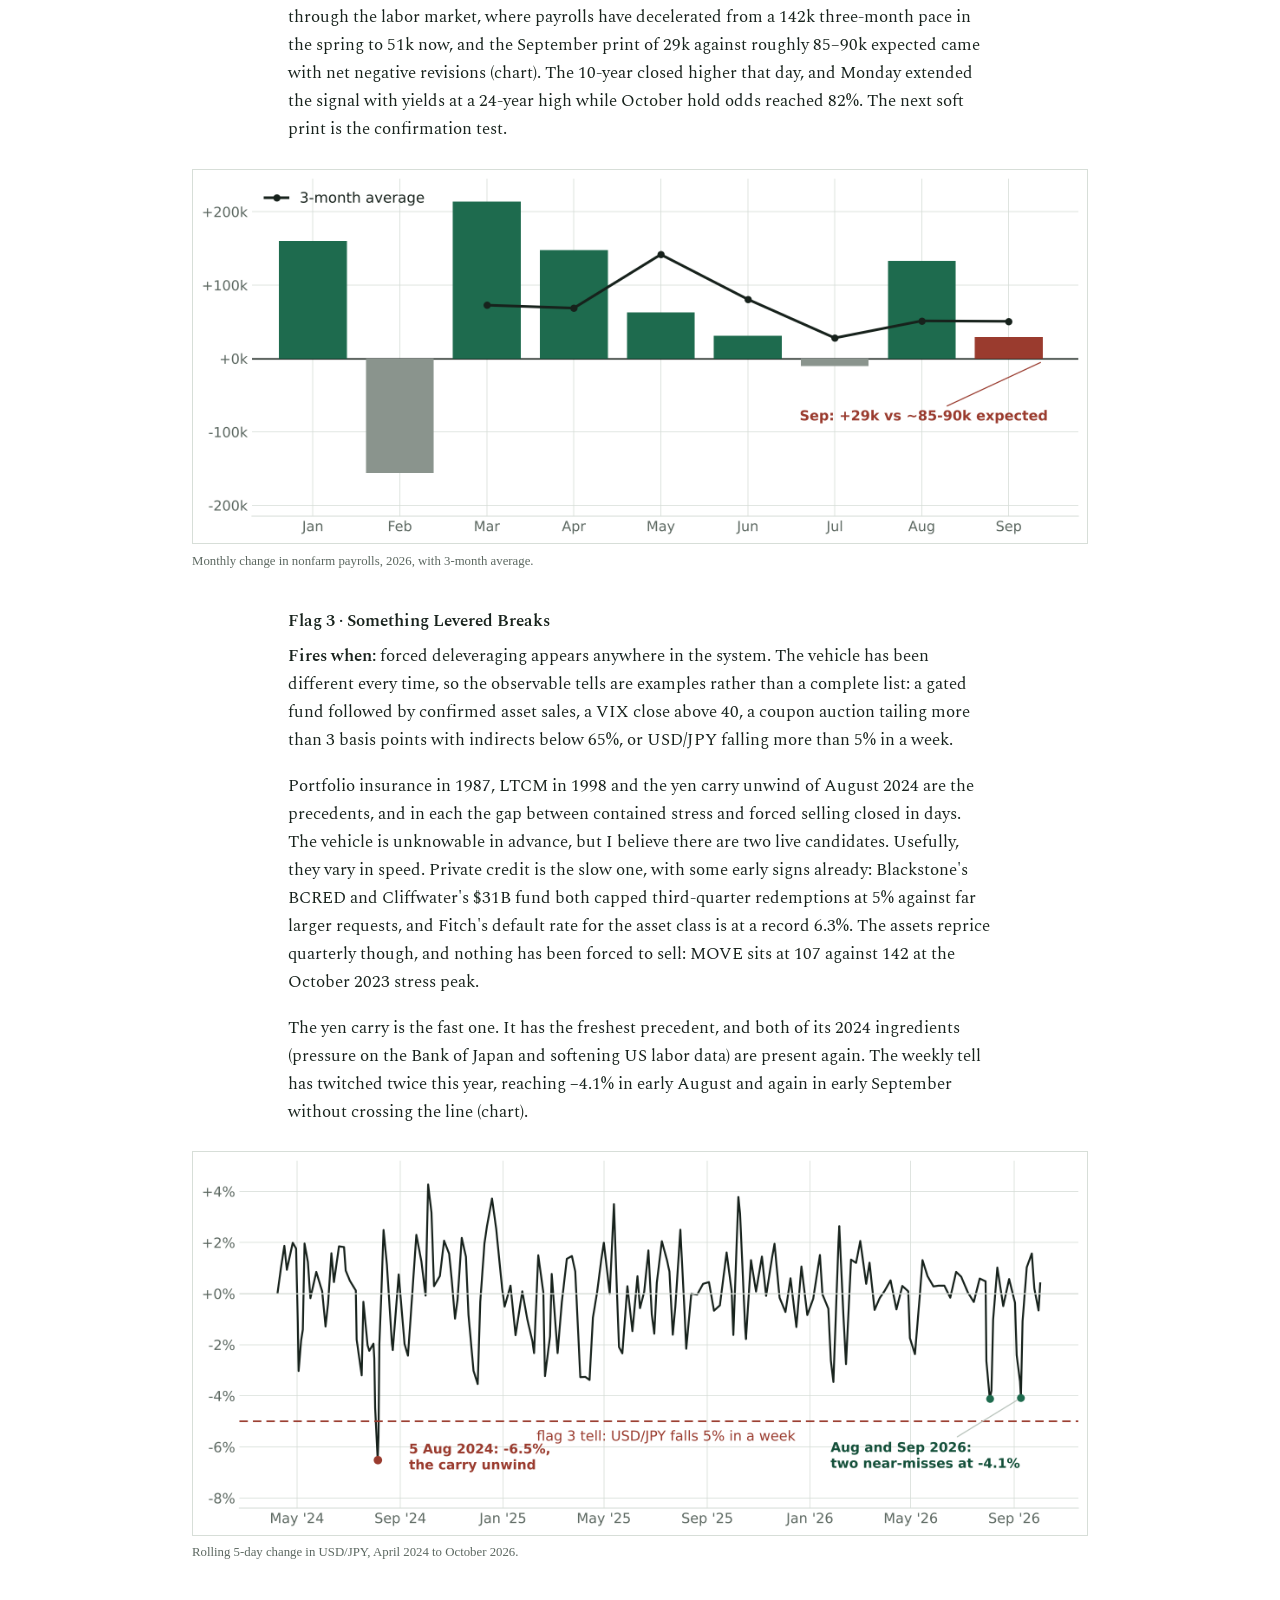
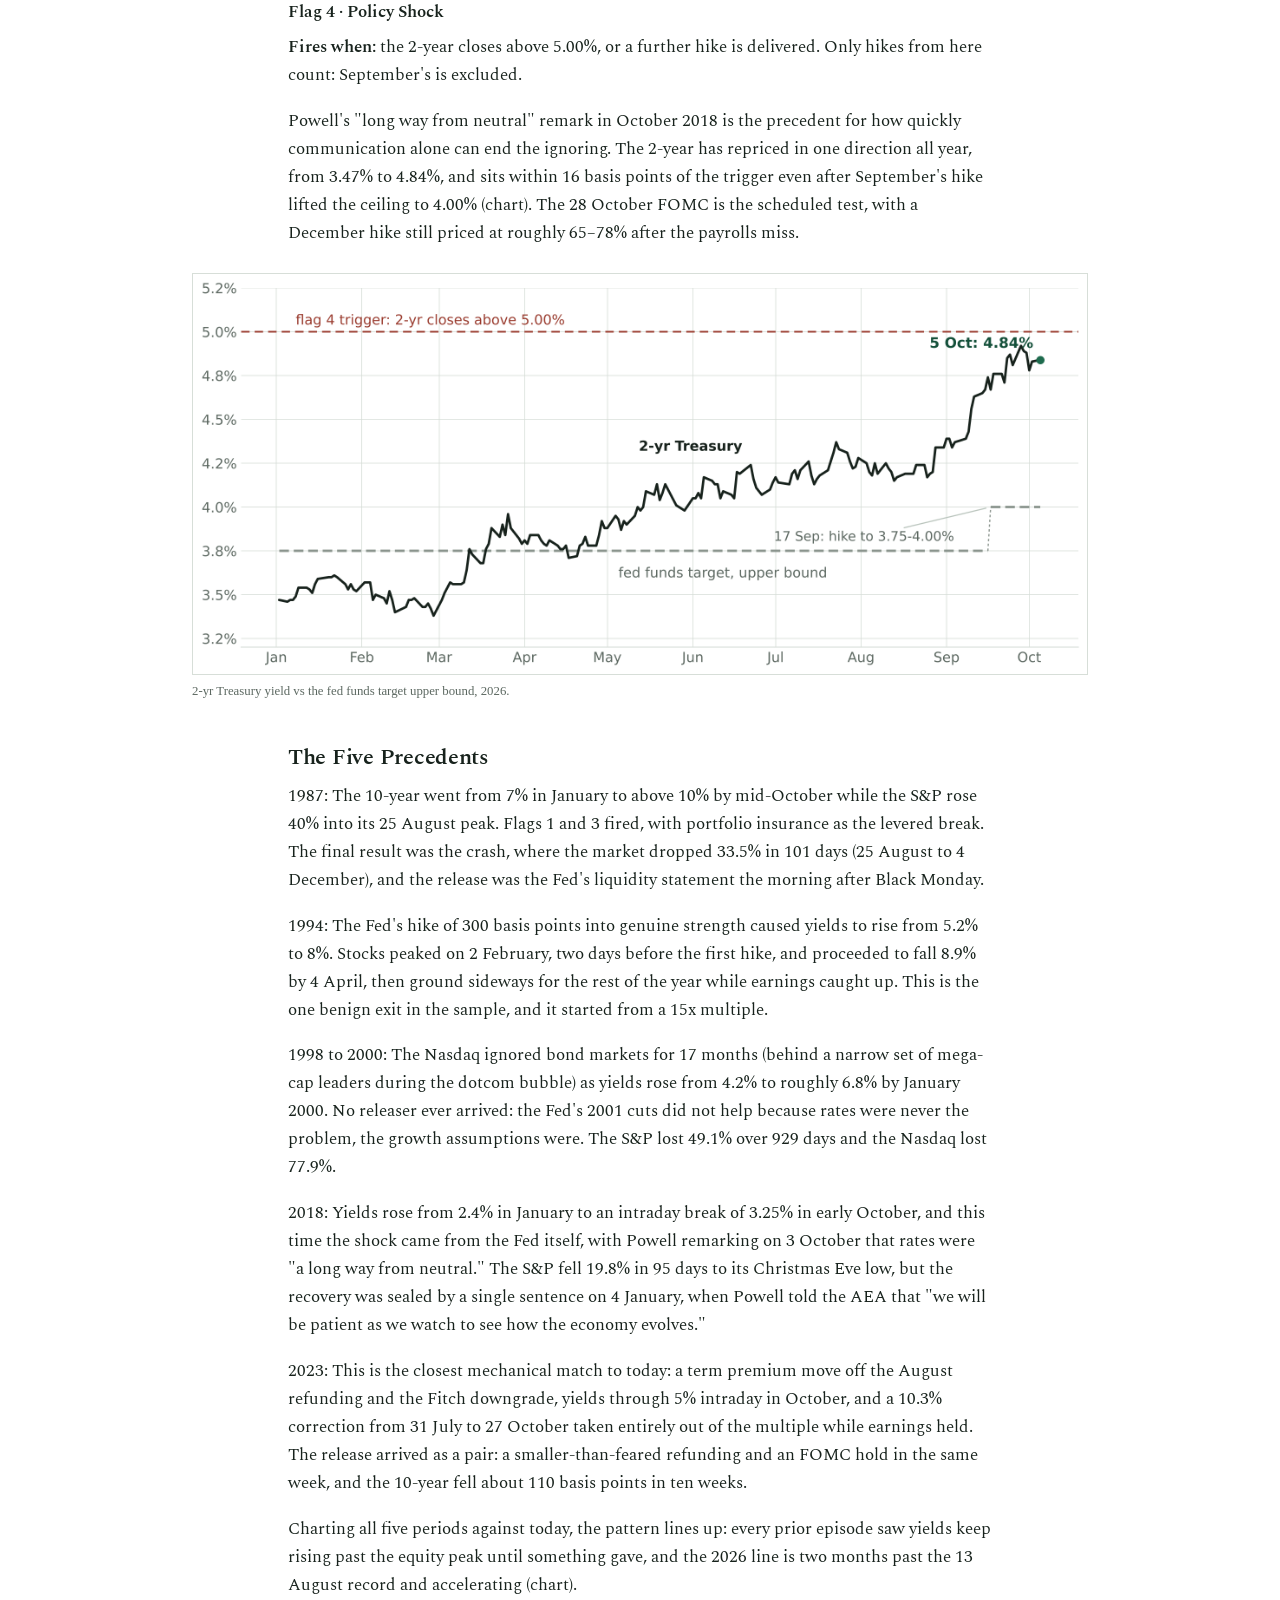
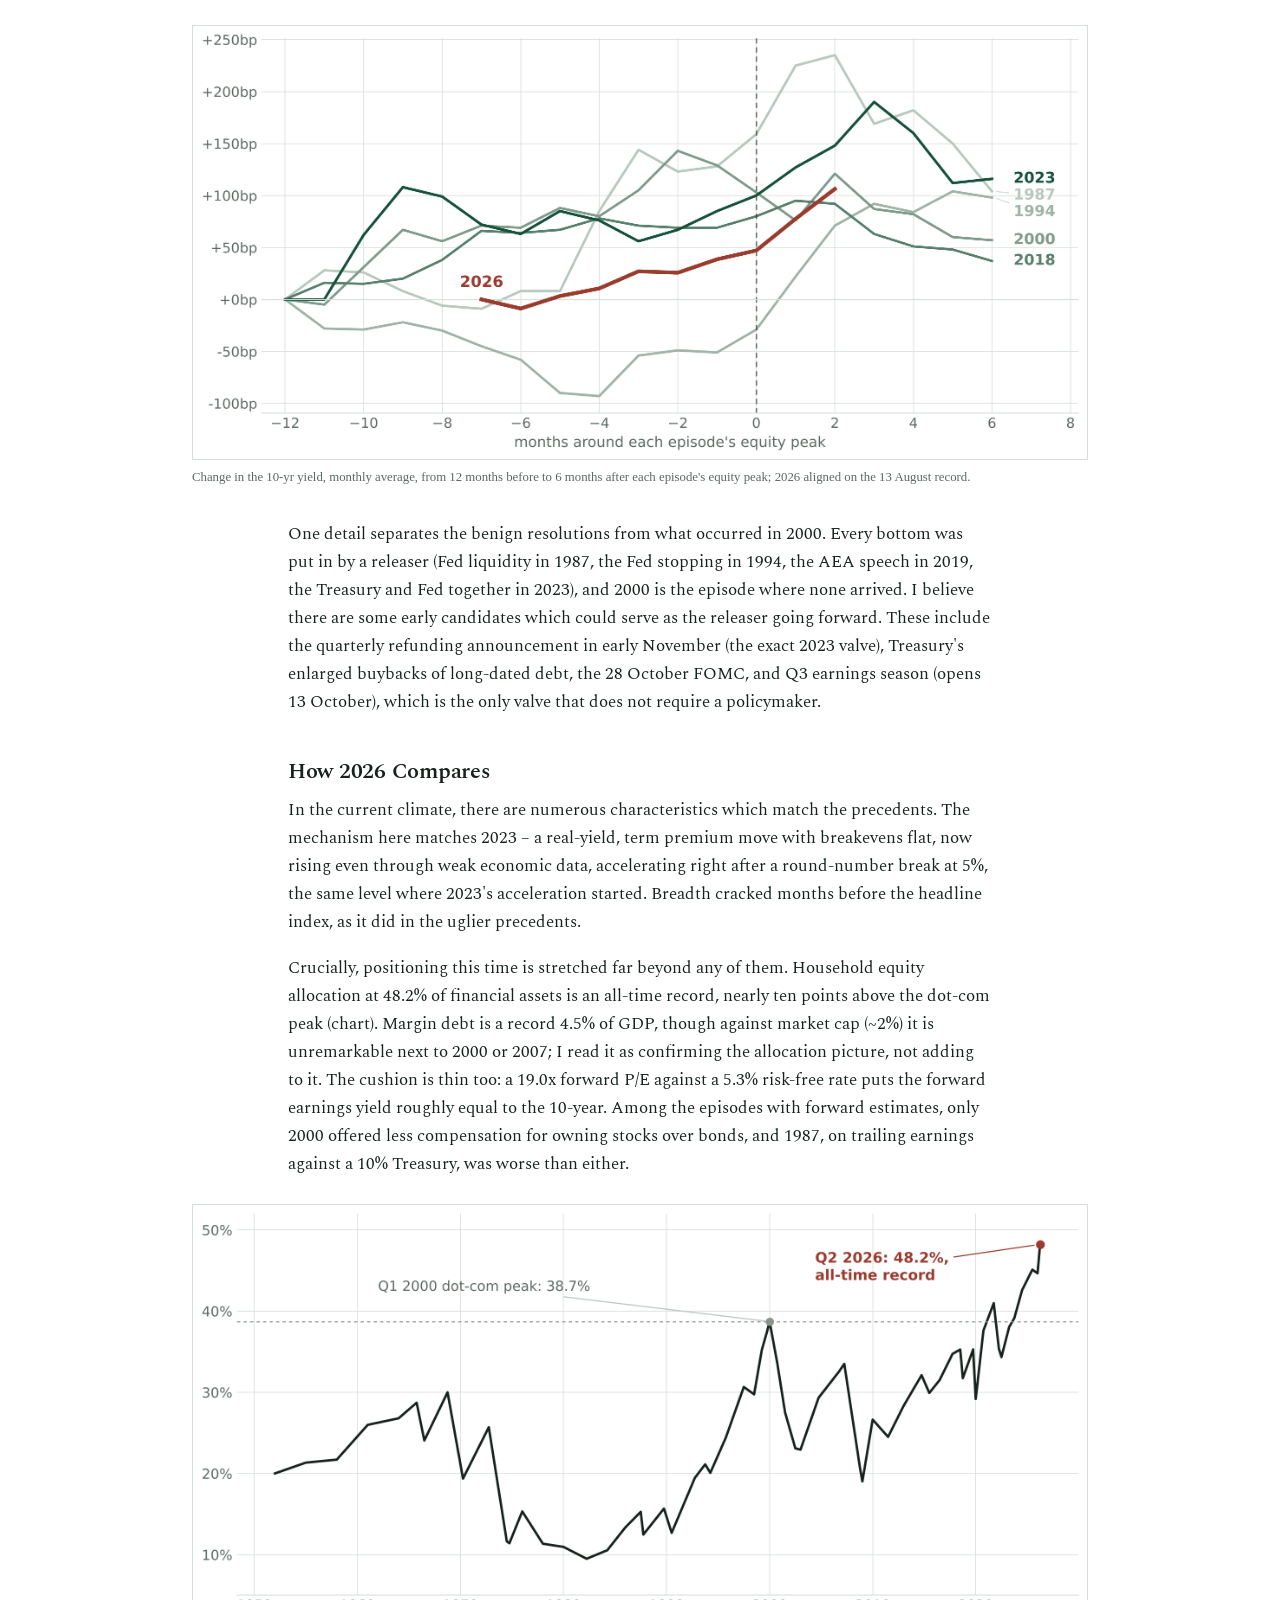
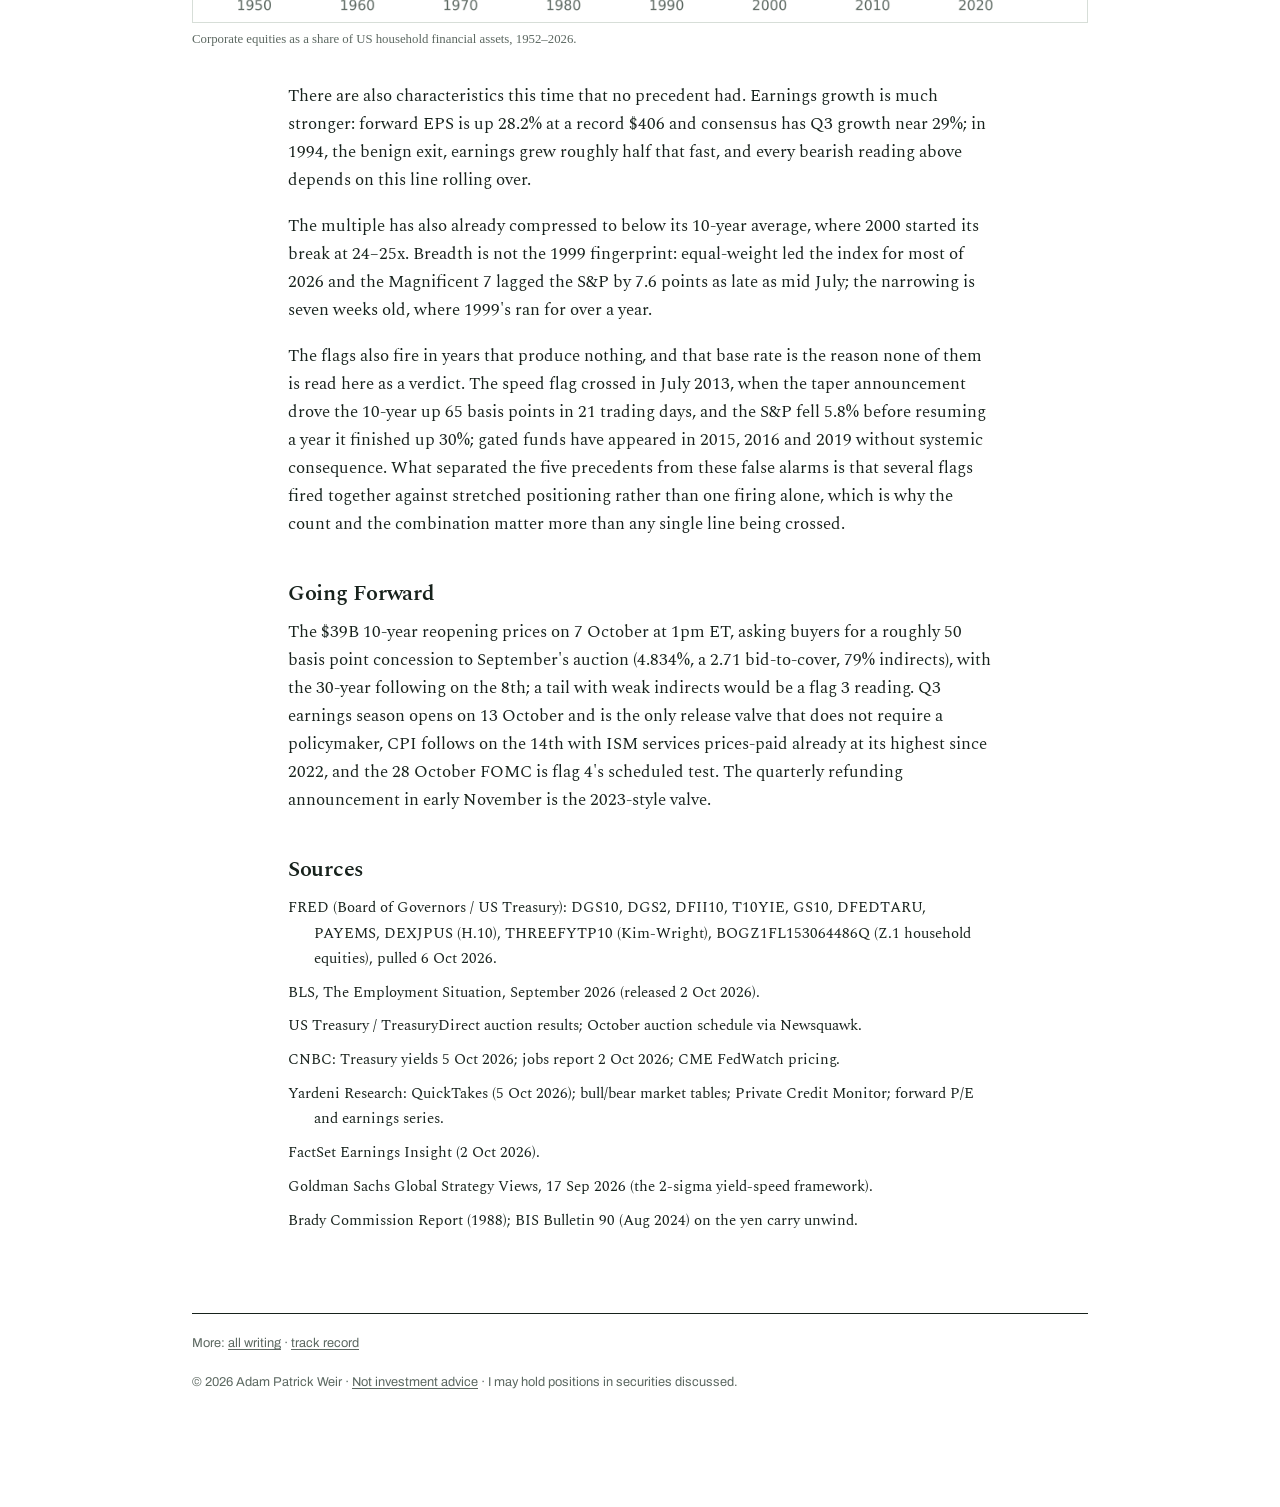
<file: updates/divergence-2026.html>
<!doctype html>
<html lang="en">
<head>
<meta charset="utf-8">
<meta name="viewport" content="width=device-width, initial-scale=1">
<title>Rising Yields, Record Equities · Adam Patrick Weir Research</title>
<meta name="description" content="Yields at a 24-year high, equities at records. Four flags, five precedents, and where each flag stands now.">
<link rel="icon" type="image/svg+xml" href="../assets/favicon.svg">
<meta property="og:title" content="Rising Yields, Record Equities · Adam Patrick Weir Research">
<meta property="og:description" content="Four flags for the yields-vs-equities divergence, and where each one stands now.">
<meta property="og:type" content="article">
<meta property="og:site_name" content="Adam Patrick Weir Research">
<meta property="og:image" content="https://adamweir4.github.io/research/assets/og-card.png">
<meta property="og:image:width" content="1200">
<meta property="og:image:height" content="630">
<meta name="twitter:card" content="summary_large_image">
<link rel="preconnect" href="https://fonts.googleapis.com">
<link rel="preconnect" href="https://fonts.gstatic.com" crossorigin>
<link href="https://fonts.googleapis.com/css2?family=Archivo:wght@400;600&family=Spectral:ital,wght@0,400;0,600;1,400;1,500&display=swap" rel="stylesheet">
<link rel="stylesheet" href="../assets/style.css?v=20261012">
<style>.flaghead{font-family:var(--serif);font-size:1.08rem;font-weight:600;margin:2.2rem 0 0.4rem;}.fires{margin:0 0 1.1rem;}.fires b{font-weight:600;}</style>
</head>
<body>
<div class="shell">

<header class="masthead">
  <div class="masthead-inner masthead-row" style="max-width: var(--col-wide);">
    <a class="wordmark" href="../index.html">Adam Patrick Weir <em>Research</em></a>
    <nav class="site-nav" aria-label="Site">
      <a href="../index.html">Home</a>
      <a href="../theses.html">Theses</a>
      <a href="../research.html">Research</a>
      <a href="../track-record.html">Track record</a>
      <a href="../about.html">About</a>
    </nav>
  </div>
</header>

<main>
  <article>
    <div class="prose">
      <p class="kicker">Macro · Rates and equities</p>
      <h1>Rising Yields, Record Equities: The 2026 Divergence</h1>
      <p class="byline"><b>Adam Patrick Weir</b> · 6 October 2026 · <a href="../assets/divergence-2026.pdf">PDF</a></p>

      <p>On 5 October the 10-year Treasury yield touched 5.349% intraday, its highest since April 2002, and the Nasdaq closed at a record on the same session. Stocks ignoring rising bond yields is not new: it happened in 1987, 1994, 2000, 2018 and 2023, and each time the ignoring stopped. The way in which this 'stop' occurred has varied: two ended in corrections (2018, 2023), one went sideways (1994), one crashed (1987), and one deflated over a period of two and a half years (2000).</p>
      <p>This piece will do three things. The first is to name the specific flags that were observable before each of these past divergences broke, with thresholds to watch over the coming months. The next is to show how each of the prior episodes resolved. Most important is to cover where each flag stands today, what the market anticipates over the medium term, and how that is similar to or different from the previous episodes.</p>
    </div>

    <div class="wide scroll">
      <table>
        <caption>The Four Flags at a Glance</caption>
        <thead>
          <tr><th>Flag</th><th>Fires when</th><th>Status (5 Oct)</th></tr>
        </thead>
        <tbody>
          <tr><td>1 &middot; Speed of the yield move</td><td>The 10-yr rises 50bp in 21 trading days, or 30 in 10</td><td class="watch">FIRED - late September; +54bp and holding</td></tr>
          <tr><td>2 &middot; Decoupling from growth data</td><td>Yields close higher on a clear downside growth surprise; confirmed if it repeats</td><td class="watch">FIRED, UNCONFIRMED - 2 October; confirmed if it repeats</td></tr>
          <tr><td>3 &middot; Something levered breaks</td><td>Forced deleveraging anywhere: a gated fund selling, VIX above 40, a 3bp auction tail on weak indirects, USD/JPY down 5% in a week</td><td class="good">NOT FIRED - yen tell at &minus;4.1% twice since August</td></tr>
          <tr><td>4 &middot; Policy shock</td><td>The 2-yr closes above 5.00%, or a further hike is delivered</td><td class="good">NOT FIRED - 2-yr at 4.84%, 16bp from the line</td></tr>
        </tbody>
      </table>
      <p class="tablenote">Statuses as of Monday 5 October's close. Full definitions below.</p>
    </div>

    <div class="prose">
      <h2>The Move in Yields</h2>
      <p>The 10-year reached a new 24-year high of 5.35% this week, up 112 basis points this year – and continuing to steepen (chart).</p>
    </div>

    <div class="wide">
      <figure class="exhibit"><img src="../assets/divergence-fig1-yield-path.png" alt="Line chart of the 10-year Treasury yield in 2026, rising from 4.19% in January through a late-February low near 3.97% to 5.31% on 5 October."></figure>
      <p class="tablenote">10-yr Treasury constant maturity yield, daily, 2026.</p>
    </div>

    <div class="prose">
      <p>Nearly all of this move is real. 98 of the 112 basis points came from TIPS yields, breakevens have gone nowhere, and the Kim-Wright term premium has nearly doubled this year to 1.08% (chart). This strongly signals that supply and term premium are being repriced rather than strong growth expectations or inflation.</p>
    </div>

    <div class="wide">
      <figure class="exhibit"><img src="../assets/divergence-fig2-decomposition.png" alt="Two-line chart: the 10-year TIPS real yield rising from 1.94% to 2.92% in 2026 while the 10-year breakeven inflation rate stays flat near 2.3%."></figure>
      <p class="tablenote">10-yr TIPS real yield and 10-yr breakeven inflation, daily, 2026.</p>
    </div>

    <div class="prose">
      <h2>The De-Rating Beneath the Index</h2>
      <p>At the same time, the S&amp;P 500, which sits within half a percent of its record, is hiding a meaningful de-rating beneath the index level. The forward multiple has compressed from roughly 22x to 19.0x this year as forward earnings have risen 28.2% against a 12.8% rise in price (chart). Clearly, record earnings growth is currently absorbing the valuation pressure that rising yields would otherwise be forcing through prices. I believe that if the earnings line slows (whether as a result of Q3 misses or margins giving back their record) there is nothing else holding the index up.</p>
    </div>

    <div class="wide">
      <figure class="exhibit"><img src="../assets/divergence-fig3-derating.png" alt="Bar chart: forward EPS up 28.2% year to date, S&P 500 price up 12.8%, forward P/E down 12.8%."></figure>
      <p class="tablenote">S&amp;P 500 forward EPS, price and forward P/E, change year to date.</p>
    </div>

    <div class="prose">
      <p>For most of the market, the pressure from rising yields is emerging in prices. The equal-weight index has fallen for seven straight weeks and only a quarter of S&amp;P stocks still trade above their 50-day average, yet the headline sits within 0.3% of its record because a shrinking group of large names is holding it there (chart). That is how 1987 and 2000 began, albeit this version is younger and milder than either.</p>
    </div>

    <div class="wide">
      <figure class="exhibit"><img src="../assets/divergence-fig4-breadth.png" alt="Bar chart of distance from record highs on 5 October: Nasdaq at a record, S&P 500 down 0.3%, equal-weight S&P down 5.9%, Russell 2000 down 7.7%."></figure>
      <p class="tablenote">Distance from record high, 5 October 2026.</p>
    </div>

    <div class="prose">
      <h2>The Four Flags</h2>
      <p>There are four main flags that were evident ahead of the previous episodes and can be tracked in real time. I have set out what counts as each one firing, so that the definitions are fixed rather than fitted after the fact. A fired flag has historically been a warning rather than a verdict: the speed flag fired in 1994 ahead of a 9% dip and nothing more, and it has produced two near-misses this spring that resolved quietly.</p>

      <p class="flaghead">Flag 1 · Speed of the Yield Move</p>
      <p class="fires"><b>Fires when:</b> the 10-year rises more than 50 basis points in 21 trading days, or more than 30 in 10 (Goldman's ~2-sigma definition on rolling 1-year vol).</p>
      <p>The pace of a yield move has mattered more than its level in every episode since 1987, and it is the flag that fired closest to the break in both 2018 and 2023. It fired here in late September. Interestingly, two earlier runs at the line faded in the spring – this crossing is the first to hold, and the reading stands at plus 54 basis points as of Monday (chart).</p>
    </div>

    <div class="wide">
      <figure class="exhibit"><img src="../assets/divergence-fig7-speed.png" alt="Rolling 21-trading-day change in the 10-year yield through 2026, oscillating between minus 30 and plus 42 basis points before crossing the 50 basis point trigger line in late September; plus 54 on 5 October."></figure>
      <p class="tablenote">Rolling 21-trading-day change in the 10-yr yield, 2026.</p>
    </div>

    <div class="prose">
      <p class="flaghead">Flag 2 · Decoupling from Growth Data</p>
      <p class="fires"><b>Fires when:</b> yields close higher on a clear downside surprise in a major growth print (a payrolls miss of 40k or more against consensus, or an ISM miss of 2 or more points), or the term premium rises while policy-rate expectations fall; confirmed if it repeats on the next such print.</p>
      <p>Yields rising through weak data is how October 2023 announced itself, with the long end climbing on refunding fears ahead of a 10.3% correction. This time round, the fire came through the labor market, where payrolls have decelerated from a 142k three-month pace in the spring to 51k now, and the September print of 29k against roughly 85–90k expected came with net negative revisions (chart). The 10-year closed higher that day, and Monday extended the signal with yields at a 24-year high while October hold odds reached 82%. The next soft print is the confirmation test.</p>
    </div>

    <div class="wide">
      <figure class="exhibit"><img src="../assets/divergence-fig-payrolls.png" alt="Bar chart of monthly nonfarm payroll changes in 2026 with the 3-month average line falling from 142 thousand in the spring to 51 thousand; September's 29 thousand print is highlighted."></figure>
      <p class="tablenote">Monthly change in nonfarm payrolls, 2026, with 3-month average.</p>
    </div>

    <div class="prose">
      <p class="flaghead">Flag 3 · Something Levered Breaks</p>
      <p class="fires"><b>Fires when:</b> forced deleveraging appears anywhere in the system. The vehicle has been different every time, so the observable tells are examples rather than a complete list: a gated fund followed by confirmed asset sales, a VIX close above 40, a coupon auction tailing more than 3 basis points with indirects below 65%, or USD/JPY falling more than 5% in a week.</p>
      <p>Portfolio insurance in 1987, LTCM in 1998 and the yen carry unwind of August 2024 are the precedents, and in each the gap between contained stress and forced selling closed in days. The vehicle is unknowable in advance, but I believe there are two live candidates. Usefully, they vary in speed. Private credit is the slow one, with some early signs already: Blackstone's BCRED and Cliffwater's $31B fund both capped third-quarter redemptions at 5% against far larger requests, and Fitch's default rate for the asset class is at a record 6.3%. The assets reprice quarterly though, and nothing has been forced to sell: MOVE sits at 107 against 142 at the October 2023 stress peak.</p>
      <p>The yen carry is the fast one. It has the freshest precedent, and both of its 2024 ingredients (pressure on the Bank of Japan and softening US labor data) are present again. The weekly tell has twitched twice this year, reaching −4.1% in early August and again in early September without crossing the line (chart).</p>
    </div>

    <div class="wide">
      <figure class="exhibit"><img src="../assets/divergence-fig-yen.png" alt="Rolling 5-day change in USD/JPY from April 2024 to October 2026. The series crosses the minus 5 percent tell once, at minus 6.5 percent during the August 2024 carry unwind, with two near-misses at minus 4.1 percent in August and September 2026."></figure>
      <p class="tablenote">Rolling 5-day change in USD/JPY, April 2024 to October 2026.</p>
    </div>

    <div class="prose">
      <p class="flaghead">Flag 4 · Policy Shock</p>
      <p class="fires"><b>Fires when:</b> the 2-year closes above 5.00%, or a further hike is delivered. Only hikes from here count: September's is excluded.</p>
      <p>Powell's "long way from neutral" remark in October 2018 is the precedent for how quickly communication alone can end the ignoring. The 2-year has repriced in one direction all year, from 3.47% to 4.84%, and sits within 16 basis points of the trigger even after September's hike lifted the ceiling to 4.00% (chart). The 28 October FOMC is the scheduled test, with a December hike still priced at roughly 65–78% after the payrolls miss.</p>
    </div>

    <div class="wide">
      <figure class="exhibit"><img src="../assets/divergence-fig-flag4.png" alt="The 2-year Treasury yield rising from 3.47% in January to 4.84% on 5 October, plotted against the fed funds target upper bound stepping from 3.75% to 4.00% on 17 September, with the flag's trigger line at 5.00%."></figure>
      <p class="tablenote">2-yr Treasury yield vs the fed funds target upper bound, 2026.</p>
    </div>

    <div class="prose">
      <h2>The Five Precedents</h2>
      <p>1987: The 10-year went from 7% in January to above 10% by mid-October while the S&amp;P rose 40% into its 25 August peak. Flags 1 and 3 fired, with portfolio insurance as the levered break. The final result was the crash, where the market dropped 33.5% in 101 days (25 August to 4 December), and the release was the Fed's liquidity statement the morning after Black Monday.</p>
      <p>1994: The Fed's hike of 300 basis points into genuine strength caused yields to rise from 5.2% to 8%. Stocks peaked on 2 February, two days before the first hike, and proceeded to fall 8.9% by 4 April, then ground sideways for the rest of the year while earnings caught up. This is the one benign exit in the sample, and it started from a 15x multiple.</p>
      <p>1998 to 2000: The Nasdaq ignored bond markets for 17 months (behind a narrow set of mega-cap leaders during the dotcom bubble) as yields rose from 4.2% to roughly 6.8% by January 2000. No releaser ever arrived: the Fed's 2001 cuts did not help because rates were never the problem, the growth assumptions were. The S&amp;P lost 49.1% over 929 days and the Nasdaq lost 77.9%.</p>
      <p>2018: Yields rose from 2.4% in January to an intraday break of 3.25% in early October, and this time the shock came from the Fed itself, with Powell remarking on 3 October that rates were "a long way from neutral." The S&amp;P fell 19.8% in 95 days to its Christmas Eve low, but the recovery was sealed by a single sentence on 4 January, when Powell told the AEA that "we will be patient as we watch to see how the economy evolves."</p>
      <p>2023: This is the closest mechanical match to today: a term premium move off the August refunding and the Fitch downgrade, yields through 5% intraday in October, and a 10.3% correction from 31 July to 27 October taken entirely out of the multiple while earnings held. The release arrived as a pair: a smaller-than-feared refunding and an FOMC hold in the same week, and the 10-year fell about 110 basis points in ten weeks.</p>
      <p>Charting all five periods against today, the pattern lines up: every prior episode saw yields keep rising past the equity peak until something gave, and the 2026 line is two months past the 13 August record and accelerating (chart).</p>
    </div>

    <div class="wide">
      <figure class="exhibit"><img src="../assets/divergence-fig6-spaghetti.png" alt="Overlay of the 10-year yield change around each episode's equity peak for 1987, 1994, 2000, 2018, 2023 and 2026. In every prior episode yields kept rising past the equity peak; the 2026 line, in red, is two months past the August record and accelerating."></figure>
      <p class="tablenote">Change in the 10-yr yield, monthly average, from 12 months before to 6 months after each episode's equity peak; 2026 aligned on the 13 August record.</p>
    </div>

    <div class="prose">
      <p>One detail separates the benign resolutions from what occurred in 2000. Every bottom was put in by a releaser (Fed liquidity in 1987, the Fed stopping in 1994, the AEA speech in 2019, the Treasury and Fed together in 2023), and 2000 is the episode where none arrived. I believe there are some early candidates which could serve as the releaser going forward. These include the quarterly refunding announcement in early November (the exact 2023 valve), Treasury's enlarged buybacks of long-dated debt, the 28 October FOMC, and Q3 earnings season (opens 13 October), which is the only valve that does not require a policymaker.</p>

      <h2>How 2026 Compares</h2>
      <p>In the current climate, there are numerous characteristics which match the precedents. The mechanism here matches 2023 – a real-yield, term premium move with breakevens flat, now rising even through weak economic data, accelerating right after a round-number break at 5%, the same level where 2023's acceleration started. Breadth cracked months before the headline index, as it did in the uglier precedents.</p>
      <p>Crucially, positioning this time is stretched far beyond any of them. Household equity allocation at 48.2% of financial assets is an all-time record, nearly ten points above the dot-com peak (chart). Margin debt is a record 4.5% of GDP, though against market cap (~2%) it is unremarkable next to 2000 or 2007; I read it as confirming the allocation picture, not adding to it. The cushion is thin too: a 19.0x forward P/E against a 5.3% risk-free rate puts the forward earnings yield roughly equal to the 10-year. Among the episodes with forward estimates, only 2000 offered less compensation for owning stocks over bonds, and 1987, on trailing earnings against a 10% Treasury, was worse than either.</p>
    </div>

    <div class="wide">
      <figure class="exhibit"><img src="../assets/divergence-fig5-household.png" alt="Household equity allocation from 1952 to 2026, peaking at 38.7% in Q1 2000 and reaching an all-time record of 48.2% in Q2 2026."></figure>
      <p class="tablenote">Corporate equities as a share of US household financial assets, 1952–2026.</p>
    </div>

    <div class="prose">
      <p>There are also characteristics this time that no precedent had. Earnings growth is much stronger: forward EPS is up 28.2% at a record $406 and consensus has Q3 growth near 29%; in 1994, the benign exit, earnings grew roughly half that fast, and every bearish reading above depends on this line rolling over.</p>
      <p>The multiple has also already compressed to below its 10-year average, where 2000 started its break at 24–25x. Breadth is not the 1999 fingerprint: equal-weight led the index for most of 2026 and the Magnificent 7 lagged the S&amp;P by 7.6 points as late as mid July; the narrowing is seven weeks old, where 1999's ran for over a year.</p>
      <p>The flags also fire in years that produce nothing, and that base rate is the reason none of them is read here as a verdict. The speed flag crossed in July 2013, when the taper announcement drove the 10-year up 65 basis points in 21 trading days, and the S&amp;P fell 5.8% before resuming a year it finished up 30%; gated funds have appeared in 2015, 2016 and 2019 without systemic consequence. What separated the five precedents from these false alarms is that several flags fired together against stretched positioning rather than one firing alone, which is why the count and the combination matter more than any single line being crossed.</p>

      <h2>Going Forward</h2>
      <p>The $39B 10-year reopening prices on 7 October at 1pm ET, asking buyers for a roughly 50 basis point concession to September's auction (4.834%, a 2.71 bid-to-cover, 79% indirects), with the 30-year following on the 8th; a tail with weak indirects would be a flag 3 reading. Q3 earnings season opens on 13 October and is the only release valve that does not require a policymaker, CPI follows on the 14th with ISM services prices-paid already at its highest since 2022, and the 28 October FOMC is flag 4's scheduled test. The quarterly refunding announcement in early November is the 2023-style valve.</p>

      <h2>Sources</h2>
      <ul class="refs">
        <li>FRED (Board of Governors / US Treasury): DGS10, DGS2, DFII10, T10YIE, GS10, DFEDTARU, PAYEMS, DEXJPUS (H.10), THREEFYTP10 (Kim-Wright), BOGZ1FL153064486Q (Z.1 household equities), pulled 6 Oct 2026.</li>
        <li>BLS, The Employment Situation, September 2026 (released 2 Oct 2026).</li>
        <li>US Treasury / TreasuryDirect auction results; October auction schedule via Newsquawk.</li>
        <li>CNBC: Treasury yields 5 Oct 2026; jobs report 2 Oct 2026; CME FedWatch pricing.</li>
        <li>Yardeni Research: QuickTakes (5 Oct 2026); bull/bear market tables; Private Credit Monitor; forward P/E and earnings series.</li>
        <li>FactSet Earnings Insight (2 Oct 2026).</li>
        <li>Goldman Sachs Global Strategy Views, 17 Sep 2026 (the 2-sigma yield-speed framework).</li>
        <li>Brady Commission Report (1988); BIS Bulletin 90 (Aug 2024) on the yen carry unwind.</li>
      </ul>
    </div>
  </article>
</main>

<footer class="site-foot">
  <div class="foot-inner" style="max-width: var(--col-wide);">
    <p>More: <a href="../index.html">all writing</a> · <a href="../track-record.html">track record</a></p>
    <p>© 2026 Adam Patrick Weir · <a href="../about.html#disclaimer">Not investment advice</a> · I may hold positions in securities discussed.</p>
  </div>
</footer>

</div>
</body>
</html>
</file>
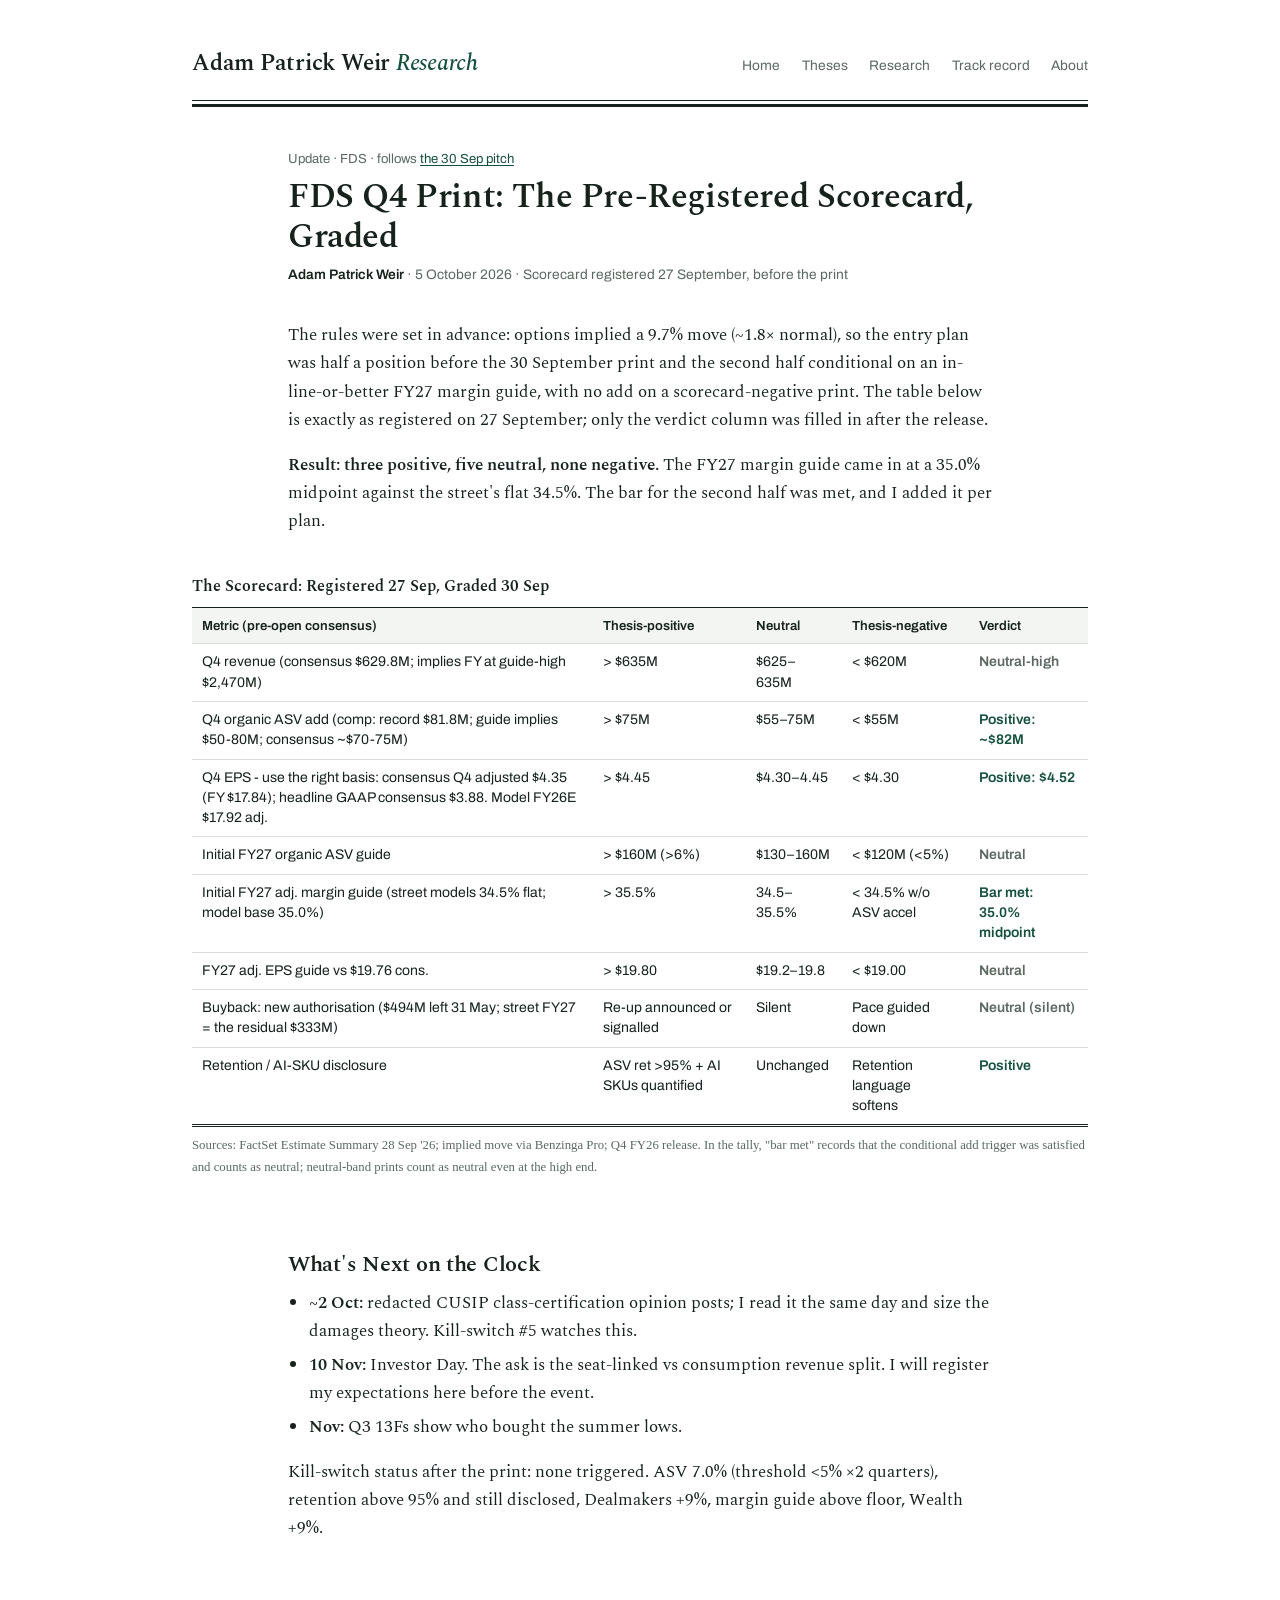
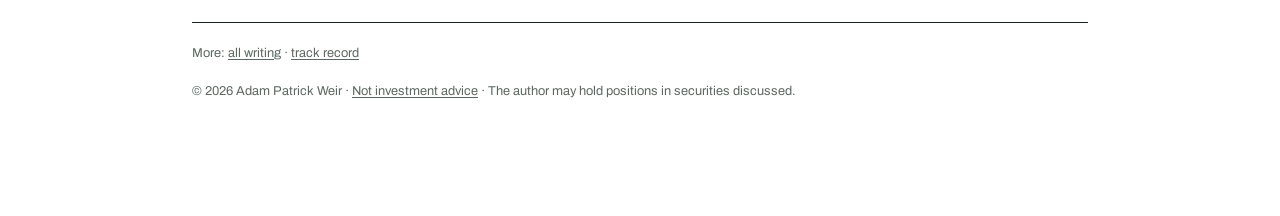
<file: updates/fds-q4-scorecard.html>
<!doctype html>
<html lang="en">
<head>
<meta charset="utf-8">
<meta name="viewport" content="width=device-width, initial-scale=1">
<title>FDS Q4 Scorecard · Adam Patrick Weir Research</title>
<meta name="description" content="The 30 September FDS print graded against the scorecard pre-registered on 27 September.">
<link rel="icon" type="image/svg+xml" href="../assets/favicon.svg">
<meta property="og:title" content="FDS Q4 Scorecard · Adam Patrick Weir Research">
<meta property="og:description" content="The 30 September FDS print graded against the scorecard pre-registered on 27 September.">
<meta property="og:type" content="article">
<meta property="og:site_name" content="Adam Patrick Weir Research">
<meta property="og:image" content="https://adamweir4.github.io/research/assets/og-card.png">
<meta property="og:image:width" content="1200">
<meta property="og:image:height" content="630">
<meta name="twitter:card" content="summary_large_image">
<link rel="preconnect" href="https://fonts.googleapis.com">
<link rel="preconnect" href="https://fonts.gstatic.com" crossorigin>
<link href="https://fonts.googleapis.com/css2?family=Archivo:wght@400;600&family=Spectral:ital,wght@0,400;0,600;1,400;1,500&display=swap" rel="stylesheet">
<link rel="stylesheet" href="../assets/style.css?v=20261012">
</head>
<body>
<div class="shell">

<header class="masthead">
  <div class="masthead-inner masthead-row" style="max-width: var(--col-wide);">
    <a class="wordmark" href="../index.html">Adam Patrick Weir <em>Research</em></a>
    <nav class="site-nav" aria-label="Site">
      <a href="../index.html">Home</a>
      <a href="../theses.html">Theses</a>
      <a href="../research.html">Research</a>
      <a href="../track-record.html">Track record</a>
      <a href="../about.html">About</a>
    </nav>
  </div>
</header>

<main>
  <article>
    <div class="prose">
      <p class="kicker">Update · FDS · follows <a href="../pitches/fds-2026-10.html">the 30 Sep pitch</a></p>
      <h1>FDS Q4 Print: The Pre-Registered Scorecard, Graded</h1>
      <p class="byline"><b>Adam Patrick Weir</b> · 5 October 2026 · Scorecard registered 27 September, before the print</p>

      <p>The rules were set in advance: options implied a 9.7% move (~1.8× normal), so the entry plan was half a position before the 30 September print and the second half conditional on an in-line-or-better FY27 margin guide, with no add on a scorecard-negative print. The table below is exactly as registered on 27 September; only the verdict column was filled in after the release.</p>
      <p><strong>Result: three positive, five neutral, none negative.</strong> The FY27 margin guide came in at a 35.0% midpoint against the street's flat 34.5%. The bar for the second half was met, and I added it per plan.</p>
    </div>

    <div class="wide scroll">
      <table>
        <caption>The Scorecard: Registered 27 Sep, Graded 30 Sep</caption>
        <thead>
          <tr><th>Metric (pre-open consensus)</th><th>Thesis-positive</th><th>Neutral</th><th>Thesis-negative</th><th>Verdict</th></tr>
        </thead>
        <tbody>
          <tr><td>Q4 revenue (consensus $629.8M; implies FY at guide-high $2,470M)</td><td>&gt; $635M</td><td>$625–635M</td><td>&lt; $620M</td><td class="neutral">Neutral-high</td></tr>
          <tr><td>Q4 organic ASV add (comp: record $81.8M; guide implies $50-80M; consensus ~$70-75M)</td><td>&gt; $75M</td><td>$55–75M</td><td>&lt; $55M</td><td class="good">Positive: ~$82M</td></tr>
          <tr><td>Q4 EPS - use the right basis: consensus Q4 adjusted $4.35 (FY $17.84); headline GAAP consensus $3.88. Model FY26E $17.92 adj.</td><td>&gt; $4.45</td><td>$4.30–4.45</td><td>&lt; $4.30</td><td class="good">Positive: $4.52</td></tr>
          <tr><td>Initial FY27 organic ASV guide</td><td>&gt; $160M (&gt;6%)</td><td>$130–160M</td><td>&lt; $120M (&lt;5%)</td><td class="neutral">Neutral</td></tr>
          <tr><td>Initial FY27 adj. margin guide (street models 34.5% flat; model base 35.0%)</td><td>&gt; 35.5%</td><td>34.5–35.5%</td><td>&lt; 34.5% w/o ASV accel</td><td class="good">Bar met: 35.0% midpoint</td></tr>
          <tr><td>FY27 adj. EPS guide vs $19.76 cons.</td><td>&gt; $19.80</td><td>$19.2–19.8</td><td>&lt; $19.00</td><td class="neutral">Neutral</td></tr>
          <tr><td>Buyback: new authorisation ($494M left 31 May; street FY27 = the residual $333M)</td><td>Re-up announced or signalled</td><td>Silent</td><td>Pace guided down</td><td class="neutral">Neutral (silent)</td></tr>
          <tr><td>Retention / AI-SKU disclosure</td><td>ASV ret &gt;95% + AI SKUs quantified</td><td>Unchanged</td><td>Retention language softens</td><td class="good">Positive</td></tr>
        </tbody>
      </table>
      <p class="tablenote">Sources: FactSet Estimate Summary 28 Sep '26; implied move via Benzinga Pro; Q4 FY26 release. In the tally, "bar met" records that the conditional add trigger was satisfied and counts as neutral; neutral-band prints count as neutral even at the high end.</p>
    </div>

    <div class="prose">
      <h2>What's Next on the Clock</h2>
      <ul>
        <li><strong>~2 Oct:</strong> redacted CUSIP class-certification opinion posts; I read it the same day and size the damages theory. Kill-switch #5 watches this.</li>
        <li><strong>10 Nov:</strong> Investor Day. The ask is the seat-linked vs consumption revenue split. I will register my expectations here before the event.</li>
        <li><strong>Nov:</strong> Q3 13Fs show who bought the summer lows.</li>
      </ul>
      <p>Kill-switch status after the print: none triggered. ASV 7.0% (threshold &lt;5% ×2 quarters), retention above 95% and still disclosed, Dealmakers +9%, margin guide above floor, Wealth +9%.</p>
    </div>
  </article>
</main>

<footer class="site-foot">
  <div class="foot-inner" style="max-width: var(--col-wide);">
    <p>More: <a href="../index.html">all writing</a> · <a href="../track-record.html">track record</a></p>
    <p>© 2026 Adam Patrick Weir · <a href="../about.html#disclaimer">Not investment advice</a> · The author may hold positions in securities discussed.</p>
  </div>
</footer>

</div>
</body>
</html>
</file>
<file: assets/style.css>
/* ——————————————————————————————————————————————
   Weir Research — site stylesheet
   Ledger aesthetic: white paper, green-black ink,
   Spectral for prose, Archivo for data.
   —————————————————————————————————————————————— */

:root {
  --paper: #ffffff;
  --ink: #17221c;
  --ink-soft: #5c6861;
  --rule: #d7ded8;
  --rule-strong: #17221c;
  --ledger: #1e6b4e;
  --ledger-deep: #14503a;
  --sell: #9a3b2e;
  --wash: #f2f5f2;
  --wash-warm: #f7f6f1;

  --serif: "Spectral", Georgia, serif;
  --grot: "Archivo", "Helvetica Neue", Arial, sans-serif;

  --col: 44rem;       /* reading column */
  --col-wide: 58rem;  /* tables & ledger */
}

* { box-sizing: border-box; }

html { -webkit-text-size-adjust: 100%; }

body {
  margin: 0;
  background: var(--paper);
  color: var(--ink);
  font-family: var(--serif);
  font-size: 1.0625rem;
  line-height: 1.65;
  font-feature-settings: "liga" 1;
}

/* ———— layout ———— */

.shell {
  max-width: var(--col-wide);
  margin: 0 auto;
  padding: 0 1rem 6rem;
}

.prose, .masthead-inner, .foot-inner {
  max-width: var(--col);
  margin-left: auto;
  margin-right: auto;
}

.wide { max-width: var(--col-wide); margin-left: auto; margin-right: auto; }

/* ———— masthead ———— */

.masthead { padding: 2.75rem 0 0; }

.wordmark {
  font-family: var(--serif);
  font-weight: 600;
  font-size: 1.45rem;
  letter-spacing: -0.01em;
  color: var(--ink);
  text-decoration: none;
}
.wordmark em { font-style: italic; font-weight: 500; color: var(--ledger-deep); }

.masthead-row {
  display: flex;
  align-items: baseline;
  justify-content: space-between;
  flex-wrap: wrap;
  gap: 0.6rem 1.5rem;
}

nav.site-nav { font-family: var(--grot); font-size: 0.86rem; }
nav.site-nav a {
  color: var(--ink-soft);
  text-decoration: none;
  margin-left: 1.15rem;
  padding-bottom: 0.2rem;
}
nav.site-nav a:first-child { margin-left: 0; }
nav.site-nav a:hover { color: var(--ledger-deep); }
nav.site-nav a[aria-current="page"] {
  color: var(--ink);
  border-bottom: 2px solid var(--ledger);
}

/* the ledger rule: thin over thick, an accountant's closing line inverted */
.masthead::after {
  content: "";
  display: block;
  max-width: var(--col-wide);
  margin: 1.1rem auto 0;
  border-top: 1px solid var(--rule-strong);
  border-bottom: 3px solid var(--rule-strong);
  height: 3px;
}

/* ———— type scale ———— */

h1, h2, h3 { font-family: var(--serif); line-height: 1.2; letter-spacing: -0.012em; }

h1 { font-size: 2.1rem; font-weight: 600; margin: 2.6rem 0 0.4rem; }
h2 { font-size: 1.4rem; font-weight: 600; margin: 2.6rem 0 0.7rem; }
h3 { font-size: 1.08rem; font-weight: 600; margin: 2rem 0 0.4rem; }

p { margin: 0 0 1.1rem; }
a { color: var(--ledger-deep); text-decoration-thickness: 1px; text-underline-offset: 2px; }
a:hover { color: var(--ledger); }

.kicker {
  font-family: var(--grot);
  font-size: 0.82rem;
  color: var(--ink-soft);
  margin: 2.6rem 0 -2.2rem;
}

.dek {
  font-size: 1.18rem;
  line-height: 1.55;
  color: var(--ink-soft);
  margin: 0.3rem 0 1.6rem;
}

.byline {
  font-family: var(--grot);
  font-size: 0.86rem;
  color: var(--ink-soft);
  margin: 0 0 2.2rem;
}
.byline b { color: var(--ink); font-weight: 600; }

hr { border: 0; border-top: 1px solid var(--rule); margin: 2.6rem 0; }

blockquote {
  margin: 1.4rem 0;
  padding: 0.1rem 0 0.1rem 1.1rem;
  border-left: 3px solid var(--ledger);
  color: var(--ink);
  font-style: italic;
}

ul, ol { padding-left: 1.3rem; margin: 0 0 1.1rem; }
li { margin-bottom: 0.35rem; }

strong { font-weight: 600; }

/* ———— data: tables, figures, chips ———— */

.num, td.num, th.num { font-variant-numeric: tabular-nums; }

table {
  width: 100%;
  border-collapse: collapse;
  font-family: var(--grot);
  font-size: 0.875rem;
  line-height: 1.45;
  margin: 1.4rem 0 0.5rem;
}

caption {
  caption-side: top;
  text-align: left;
  font-family: var(--serif);
  font-size: 1rem;
  font-weight: 600;
  padding-bottom: 0.55rem;
}
caption .sub {
  display: block;
  font-family: var(--grot);
  font-weight: 400;
  font-size: 0.82rem;
  color: var(--ink-soft);
  margin-top: 0.15rem;
}

th {
  text-align: left;
  font-weight: 600;
  font-size: 0.82rem;
  color: var(--ink);
  background: var(--wash);
  padding: 0.5rem 0.65rem;
  border-top: 1px solid var(--rule-strong);
  border-bottom: 1px solid var(--rule);
}

td {
  padding: 0.5rem 0.65rem;
  border-bottom: 1px solid var(--rule);
  vertical-align: top;
}

td.num, th.num { text-align: right; }

/* accountant's double rule closes every table */
tbody tr:last-child td { border-bottom: 3px double var(--rule-strong); }

tr.total td { font-weight: 600; border-top: 1px solid var(--rule-strong); }

.tablenote {
  font-family: Georgia, 'Times New Roman', serif;
  font-size: 0.8rem;
  color: var(--ink-soft);
  margin: 0.4rem 0 2rem;
}

/* exhibit figures */
figure.exhibit { margin: 1.6rem 0 0.4rem; }
figure.exhibit figcaption {
  font-family: var(--serif);
  font-size: 1rem;
  font-weight: 600;
  padding-bottom: 0.1rem;
}
figure.exhibit figcaption .sub {
  display: block;
  font-family: var(--grot);
  font-weight: 400;
  font-size: 0.82rem;
  color: var(--ink-soft);
  margin-top: 0.15rem;
}
figure.exhibit img {
  display: block;
  width: 100%;
  height: auto;
  margin-top: 0.7rem;
  border: 1px solid var(--rule);
}

.scroll { overflow-x: auto; }

/* status chips */
.chip {
  display: inline-block;
  font-family: var(--grot);
  font-size: 0.74rem;
  font-weight: 600;
  padding: 0.12rem 0.5rem 0.16rem;
  border-radius: 3px;
  white-space: nowrap;
}
.chip.long   { color: var(--ledger-deep); background: #e5f0ea; }
.chip.watch  { color: #7a6212; background: #f6efd8; }
.chip.exited { color: var(--sell); background: #f6e7e3; }
.chip.note   { color: var(--ink-soft); background: var(--wash); }

.pos { color: var(--ledger-deep); }
.neg { color: var(--sell); }

/* verdict cells in evidence ledgers */
td.good    { color: var(--ledger-deep); font-weight: 600; }
td.neutral { color: var(--ink-soft); font-weight: 600; }
td.watch   { color: #7a6212; font-weight: 600; }

/* ———— index: entry lists ———— */

.entries { list-style: none; padding: 0; margin: 0.8rem 0 0; }
.entries li {
  display: grid;
  grid-template-columns: 7.2rem 1fr auto;
  gap: 1rem;
  align-items: baseline;
  padding: 0.75rem 0;
  border-bottom: 1px solid var(--rule);
  margin: 0;
}
.entries .date {
  font-family: var(--grot);
  font-size: 0.82rem;
  color: var(--ink-soft);
  font-variant-numeric: tabular-nums;
}
.entries .title { font-family: var(--serif); font-size: 1.02rem; }
.entries .title a { color: var(--ink); text-decoration: none; }
.entries .title a:hover { color: var(--ledger-deep); text-decoration: underline; }
.entries .title .dek-inline {
  display: block;
  font-size: 0.9rem;
  color: var(--ink-soft);
  margin-top: 0.1rem;
}

/* ———— pitch header block ———— */

.pitch-facts {
  font-family: var(--grot);
  font-size: 0.86rem;
  display: grid;
  grid-template-columns: repeat(auto-fit, minmax(10.5rem, 1fr));
  gap: 0.55rem 1.4rem;
  padding: 1rem 1.1rem;
  background: var(--wash);
  border-top: 1px solid var(--rule-strong);
  border-bottom: 3px double var(--rule-strong);
  margin: 1.6rem 0 2.2rem;
}
.pitch-facts div span { display: block; color: var(--ink-soft); font-size: 0.76rem; }
.pitch-facts div b { font-weight: 600; font-variant-numeric: tabular-nums; }

/* ———— paper: equations & references ———— */

.eq {
  font-family: var(--serif);
  font-style: italic;
  text-align: center;
  margin: 1.3rem 0;
  font-size: 1rem;
}
.eq .eqno { float: right; font-style: normal; color: var(--ink-soft); font-family: var(--grot); font-size: 0.82rem; }

.refs { list-style: none; padding: 0; margin: 0.8rem 0 0; font-size: 0.95rem; }
.refs li { padding-left: 1.6rem; text-indent: -1.6rem; margin-bottom: 0.55rem; }

/* ———— footer ———— */

footer.site-foot {
  margin-top: 5rem;
  border-top: 1px solid var(--rule-strong);
  padding-top: 1.2rem;
  font-family: var(--grot);
  font-size: 0.8rem;
  color: var(--ink-soft);
}
footer.site-foot a { color: var(--ink-soft); }

/* ———— small screens ———— */

@media (max-width: 560px) {
  body { font-size: 1rem; }
  h1 { font-size: 1.7rem; }
  .entries li { grid-template-columns: 1fr; gap: 0.15rem; }
  .pitch-facts { grid-template-columns: 1fr 1fr; }
}

:focus-visible { outline: 2px solid var(--ledger); outline-offset: 2px; }

@media (prefers-reduced-motion: reduce) {
  * { transition: none !important; animation: none !important; }
}

/* "Latest in each series" cards (home page) */
:root {
  --c-thesis: var(--ledger);
  --c-macro: var(--sell);
  --c-update: #7a6212;
  --c-paper: var(--ink-soft);
}
.series { display: grid; grid-template-columns: repeat(2, 1fr); gap: 1rem; margin: 1rem 0 0.4rem; }
@media (min-width: 62rem) { .series { grid-template-columns: repeat(4, 1fr); } }
@media (max-width: 30rem) { .series { grid-template-columns: 1fr; } }
.scard { border: 1px solid var(--rule); border-top: 3px solid var(--sc); padding: 0.9rem 1rem 0.8rem; background: var(--paper); display: flex; flex-direction: column; gap: 0.35rem; }
.scard .slabel { font-family: var(--grot); font-size: 0.72rem; letter-spacing: 0.08em; text-transform: uppercase; font-weight: 600; color: var(--sc); }
.scard .stitle { font-family: var(--serif); font-size: 1.02rem; font-weight: 600; line-height: 1.3; }
.scard .stitle a { text-decoration: none; color: inherit; }
.scard .sdate { font-family: var(--grot); font-size: 0.78rem; color: var(--ink-soft); }
.scard .sdek { font-size: 0.88rem; line-height: 1.45; color: var(--ink-soft); flex: 1; }
.scard .sfact { font-family: var(--grot); font-size: 0.78rem; color: var(--ink); border-top: 1px solid var(--rule); padding-top: 0.5rem; }
.scard .sall { font-family: var(--grot); font-size: 0.78rem; }

/* print pagination: smaller figures, no orphaned headings or captions */
@media print {
  .masthead { display: none; }
  .scroll { overflow: visible; }
  figure.exhibit, .wide .scroll, .series, table { break-inside: avoid; }
  figure.exhibit img { max-height: 32vh; width: auto; max-width: 84%; display: block; margin: 0 auto; }
  .tablenote { break-before: avoid; }
  h1, h2, h3, .flaghead, .fires { break-after: avoid; }
}
</file>
